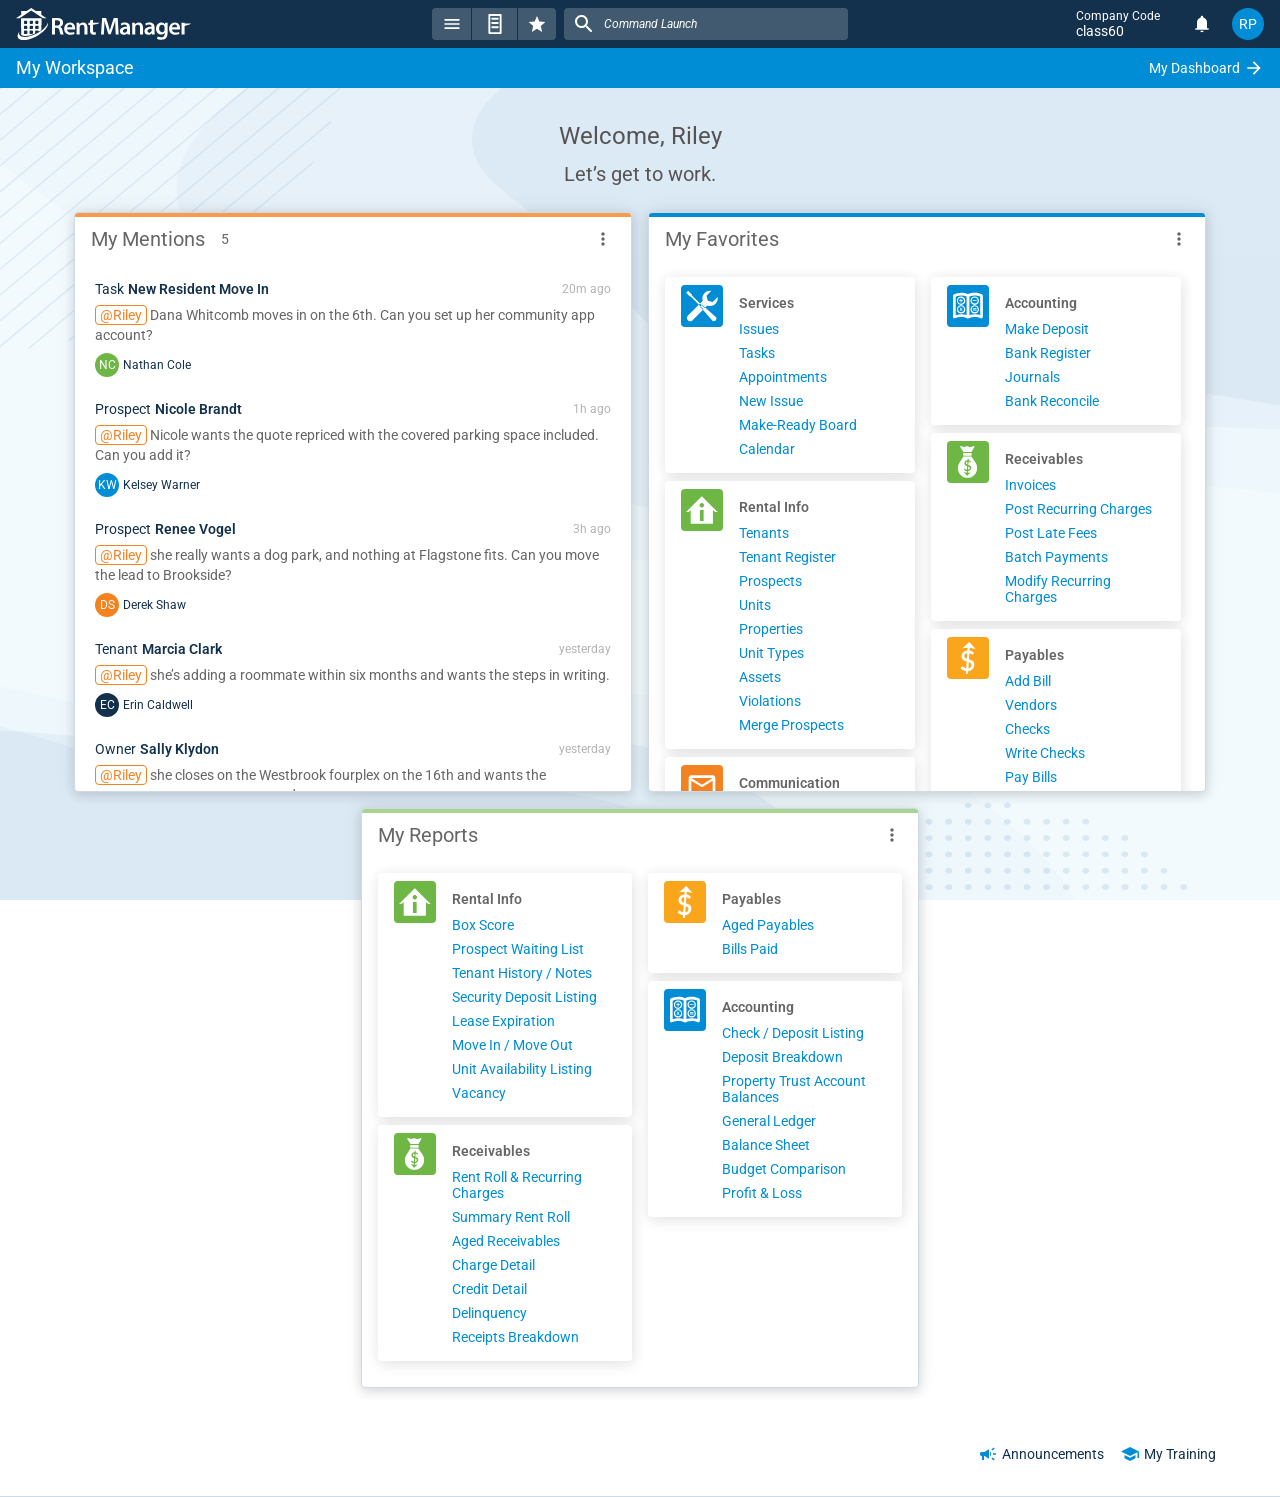
<file: index.html>
<!doctype html>
<html lang="en">
<head>
<meta charset="utf-8">
<meta name="viewport" content="width=device-width, initial-scale=1">
<meta name="rmx-skill" content="2.0.0">
<meta name="rmx-tokens" content="39c8f4c0ebcf">
<title>Tasks and AI Filters</title>
<link href="https://fonts.googleapis.com/css2?family=Roboto:ital,wght@0,400;0,500;0,600;1,400;1,500;1,600&display=swap" rel="stylesheet">
<link rel="stylesheet" href="assets/tokens.css?v=f4274242">
<link rel="stylesheet" href="assets/type.css?v=c3476cf5">
<link rel="stylesheet" href="assets/rmx.css?v=66dbd280">
<link rel="stylesheet" href="assets/proto.css?v=261b71f2">
<link rel="stylesheet" href="assets/workspace.css?v=d98c0dc9">
<link rel="stylesheet" href="assets/original-art.css?v=0c459a2d">
<link rel="stylesheet" href="assets/workspace-original.css?v=0b0f8563">
<link rel="stylesheet" href="assets/megamenu.css?v=98ac15a8">
<link rel="stylesheet" href="assets/history-notes.css?v=6020478b">
<link rel="icon" type="image/svg+xml" href="assets/favicon.svg"><link rel="icon" type="image/png" sizes="32x32" href="assets/favicon-32.png"><link rel="apple-touch-icon" href="assets/apple-touch-icon.png"></head>
<body class="rmx">
<!-- RMX_ICONS:START - injected from assets/icons.svg, regenerated by check.mjs --fix -->
<svg xmlns="http://www.w3.org/2000/svg" style="display:none">
<!-- RMX icon core, GENERATED FROM THE LIVE LIBRARY. DO NOT EDIT BY HAND.
     Real geometry from RMX Iconography, plus the Rent Manager logo from the
     app bar (node 9671:2926). Source of truth: data/icons-core.json.
     Icons not here are never invented, harvest the real one into the
     prototype's own assets/icons-local.svg. See SKILL.md, "Icons". -->
<symbol id="keyboard-arrow-up" viewBox="0 0 20 20" fill="currentColor"><path d="M13.825 12.8417L10 9.02502L6.175 12.8417L5 11.6667L10 6.66669L15 11.6667L13.825 12.8417Z"/></symbol>
<symbol id="keyboard-arrow-down" viewBox="0 0 20 20" fill="currentColor"><path d="M6.175 7.15833L10 10.975L13.825 7.15833L15 8.33333L10 13.3333L5 8.33333L6.175 7.15833Z"/></symbol>
<symbol id="chevron-left" viewBox="0 0 20 20" fill="currentColor"><path d="M13.0875 6.175L11.9125 5L6.91248 10L11.9125 15L13.0875 13.825L9.27081 10L13.0875 6.175Z"/></symbol>
<symbol id="chevron-right" viewBox="0 0 20 20" fill="currentColor"><path d="M8.08748 5L6.91248 6.175L10.7291 10L6.91248 13.825L8.08748 15L13.0875 10L8.08748 5Z"/></symbol>
<symbol id="keyboard-double-arrow-left" viewBox="0 0 20 20" fill="currentColor"><path d="M14.6584 15L15.8334 13.825L12.0167 10L15.8334 6.175L14.6584 5L9.65835 10L14.6584 15Z"/><path d="M9.16669 15L10.3417 13.825L6.52502 10L10.3417 6.175L9.16669 5L4.16669 10L9.16669 15Z"/></symbol>
<symbol id="keyboard-double-arrow-right" viewBox="0 0 20 20" fill="currentColor"><path d="M7.97919 10L4.16669 6.16667L5.33335 5L10.3334 10L5.33335 15L4.16669 13.8333L7.97919 10ZM13.4792 10L9.66669 6.16667L10.8334 5L15.8334 10L10.8334 15L9.66669 13.8333L13.4792 10Z"/></symbol>
<symbol id="arrow-drop-up" viewBox="0 0 20 20" fill="currentColor"><path d="M5.83331 12.0834L9.99998 7.91669L14.1666 12.0834H5.83331Z"/></symbol>
<symbol id="arrow-drop-down" viewBox="0 0 20 20" fill="currentColor"><path d="M5.83334 7.91669L10 12.0834L14.1667 7.91669H5.83334Z"/></symbol>
<symbol id="arrow-back" viewBox="0 0 20 20" fill="currentColor"><path d="M6.52084 10.8333L11.1875 15.5L10 16.6666L3.33334 9.99998L10 3.33331L11.1875 4.49998L6.52084 9.16665H16.6667V10.8333H6.52084Z"/></symbol>
<symbol id="arrow-forward" viewBox="0 0 20 20" fill="currentColor"><path d="M13.4792 10.8333H3.33334V9.16665H13.4792L8.81251 4.49998L10 3.33331L16.6667 9.99998L10 16.6666L8.81251 15.5L13.4792 10.8333Z"/></symbol>
<symbol id="arrow-upward" viewBox="0 0 20 20" fill="currentColor"><path d="M9.1669 16.665V6.52173L4.5014 11.1872L3.33502 10L10 3.33502L16.665 10L15.4986 11.1872L10.8331 6.52173V16.665H9.1669Z"/></symbol>
<symbol id="arrow-downward" viewBox="0 0 20 20" fill="currentColor"><path d="M9.16687 3.33502V13.4783L4.50137 8.81282L3.33499 10L9.99999 16.665L16.665 10L15.4986 8.81282L10.8331 13.4783V3.33502H9.16687Z"/></symbol>
<symbol id="first-page" viewBox="0 0 20 20" fill="currentColor"><path d="M15.1708 13.825L11.3458 10L15.1708 6.175L13.9958 5L8.99583 10L13.9958 15L15.1708 13.825ZM4.82916 5H6.49583V15H4.82916V5Z"/></symbol>
<symbol id="last-page" viewBox="0 0 20 20" fill="currentColor"><path d="M4.82916 6.175L8.65416 10L4.82916 13.825L6.00416 15L11.0042 10L6.00416 5L4.82916 6.175ZM13.5042 5H15.1708V15H13.5042V5Z"/></symbol>
<symbol id="info" viewBox="0 0 20 20" fill="currentColor"><path d="M9.16669 5.83335H10.8334V7.50002H9.16669V5.83335ZM9.16669 9.16669H10.8334V14.1667H9.16669V9.16669ZM10 1.66669C5.40002 1.66669 1.66669 5.40002 1.66669 10C1.66669 14.6 5.40002 18.3334 10 18.3334C14.6 18.3334 18.3334 14.6 18.3334 10C18.3334 5.40002 14.6 1.66669 10 1.66669ZM10 16.6667C6.32502 16.6667 3.33335 13.675 3.33335 10C3.33335 6.32502 6.32502 3.33335 10 3.33335C13.675 3.33335 16.6667 6.32502 16.6667 10C16.6667 13.675 13.675 16.6667 10 16.6667Z"/></symbol>
<symbol id="info-filled" viewBox="0 0 20 20" fill="currentColor"><path d="M9.16669 14.1667H10.8334V9.16669H9.16669V14.1667ZM10 7.50002C10.2361 7.50002 10.434 7.42016 10.5938 7.26044C10.7535 7.10071 10.8334 6.9028 10.8334 6.66669C10.8334 6.43058 10.7535 6.23266 10.5938 6.07294C10.434 5.91321 10.2361 5.83335 10 5.83335C9.76391 5.83335 9.56599 5.91321 9.40627 6.07294C9.24655 6.23266 9.16669 6.43058 9.16669 6.66669C9.16669 6.9028 9.24655 7.10071 9.40627 7.26044C9.56599 7.42016 9.76391 7.50002 10 7.50002ZM10 18.3334C8.84724 18.3334 7.76391 18.1146 6.75002 17.6771C5.73613 17.2396 4.85419 16.6459 4.10419 15.8959C3.35419 15.1459 2.76044 14.2639 2.32294 13.25C1.88544 12.2361 1.66669 11.1528 1.66669 10C1.66669 8.84724 1.88544 7.76391 2.32294 6.75002C2.76044 5.73613 3.35419 4.85419 4.10419 4.10419C4.85419 3.35419 5.73613 2.76044 6.75002 2.32294C7.76391 1.88544 8.84724 1.66669 10 1.66669C11.1528 1.66669 12.2361 1.88544 13.25 2.32294C14.2639 2.76044 15.1459 3.35419 15.8959 4.10419C16.6459 4.85419 17.2396 5.73613 17.6771 6.75002C18.1146 7.76391 18.3334 8.84724 18.3334 10C18.3334 11.1528 18.1146 12.2361 17.6771 13.25C17.2396 14.2639 16.6459 15.1459 15.8959 15.8959C15.1459 16.6459 14.2639 17.2396 13.25 17.6771C12.2361 18.1146 11.1528 18.3334 10 18.3334Z"/></symbol>
<symbol id="error" viewBox="0 0 20 20" fill="currentColor"><path d="M9.16669 12.5H10.8334V14.1667H9.16669V12.5ZM9.16669 5.83335H10.8334V10.8334H9.16669V5.83335ZM9.99169 1.66669C5.39169 1.66669 1.66669 5.40002 1.66669 10C1.66669 14.6 5.39169 18.3334 9.99169 18.3334C14.6 18.3334 18.3334 14.6 18.3334 10C18.3334 5.40002 14.6 1.66669 9.99169 1.66669ZM10 16.6667C6.31669 16.6667 3.33335 13.6834 3.33335 10C3.33335 6.31669 6.31669 3.33335 10 3.33335C13.6834 3.33335 16.6667 6.31669 16.6667 10C16.6667 13.6834 13.6834 16.6667 10 16.6667Z"/></symbol>
<symbol id="error-filled" viewBox="0 0 20 20" fill="currentColor"><path d="M10 14.1667C10.2361 14.1667 10.434 14.0868 10.5938 13.9271C10.7535 13.7674 10.8334 13.5695 10.8334 13.3334C10.8334 13.0972 10.7535 12.8993 10.5938 12.7396C10.434 12.5799 10.2361 12.5 10 12.5C9.76391 12.5 9.56599 12.5799 9.40627 12.7396C9.24655 12.8993 9.16669 13.0972 9.16669 13.3334C9.16669 13.5695 9.24655 13.7674 9.40627 13.9271C9.56599 14.0868 9.76391 14.1667 10 14.1667ZM9.16669 10.8334H10.8334V5.83335H9.16669V10.8334ZM10 18.3334C8.84724 18.3334 7.76391 18.1146 6.75002 17.6771C5.73613 17.2396 4.85419 16.6459 4.10419 15.8959C3.35419 15.1459 2.76044 14.2639 2.32294 13.25C1.88544 12.2361 1.66669 11.1528 1.66669 10C1.66669 8.84724 1.88544 7.76391 2.32294 6.75002C2.76044 5.73613 3.35419 4.85419 4.10419 4.10419C4.85419 3.35419 5.73613 2.76044 6.75002 2.32294C7.76391 1.88544 8.84724 1.66669 10 1.66669C11.1528 1.66669 12.2361 1.88544 13.25 2.32294C14.2639 2.76044 15.1459 3.35419 15.8959 4.10419C16.6459 4.85419 17.2396 5.73613 17.6771 6.75002C18.1146 7.76391 18.3334 8.84724 18.3334 10C18.3334 11.1528 18.1146 12.2361 17.6771 13.25C17.2396 14.2639 16.6459 15.1459 15.8959 15.8959C15.1459 16.6459 14.2639 17.2396 13.25 17.6771C12.2361 18.1146 11.1528 18.3334 10 18.3334Z"/></symbol>
<symbol id="warning" viewBox="0 0 20 20" fill="currentColor"><path d="M9.99998 5.40831L16.275 16.25H3.72498L9.99998 5.40831ZM9.99998 2.08331L0.833313 17.9166H19.1666L9.99998 2.08331ZM10.8333 13.75H9.16665V15.4166H10.8333V13.75ZM10.8333 8.74998H9.16665V12.0833H10.8333V8.74998Z"/></symbol>
<symbol id="warning-filled" viewBox="0 0 20 20" fill="currentColor"><path d="M0.833313 17.5L9.99998 1.66669L19.1666 17.5H0.833313ZM9.99998 15C10.2361 15 10.434 14.9202 10.5937 14.7604C10.7535 14.6007 10.8333 14.4028 10.8333 14.1667C10.8333 13.9306 10.7535 13.7327 10.5937 13.5729C10.434 13.4132 10.2361 13.3334 9.99998 13.3334C9.76387 13.3334 9.56595 13.4132 9.40623 13.5729C9.24651 13.7327 9.16665 13.9306 9.16665 14.1667C9.16665 14.4028 9.24651 14.6007 9.40623 14.7604C9.56595 14.9202 9.76387 15 9.99998 15ZM9.16665 12.5H10.8333V8.33335H9.16665V12.5Z"/></symbol>
<symbol id="help" viewBox="0 0 20 20" fill="currentColor"><path d="M9.16669 15H10.8334V13.3334H9.16669V15ZM10 1.66669C5.40002 1.66669 1.66669 5.40002 1.66669 10C1.66669 14.6 5.40002 18.3334 10 18.3334C14.6 18.3334 18.3334 14.6 18.3334 10C18.3334 5.40002 14.6 1.66669 10 1.66669ZM10 16.6667C6.32502 16.6667 3.33335 13.675 3.33335 10C3.33335 6.32502 6.32502 3.33335 10 3.33335C13.675 3.33335 16.6667 6.32502 16.6667 10C16.6667 13.675 13.675 16.6667 10 16.6667ZM10 5.00002C8.15835 5.00002 6.66669 6.49169 6.66669 8.33335H8.33335C8.33335 7.41669 9.08335 6.66669 10 6.66669C10.9167 6.66669 11.6667 7.41669 11.6667 8.33335C11.6667 10 9.16669 9.79169 9.16669 12.5H10.8334C10.8334 10.625 13.3334 10.4167 13.3334 8.33335C13.3334 6.49169 11.8417 5.00002 10 5.00002Z"/></symbol>
<symbol id="notifications" viewBox="0 0 20 20" fill="currentColor"><path d="M3.33334 15.8334V14.1667H5.00001V8.33335C5.00001 7.18058 5.34723 6.15627 6.04168 5.26044C6.73612 4.3646 7.6389 3.7778 8.75001 3.50002V2.91669C8.75001 2.56946 8.87154 2.27433 9.11459 2.03127C9.35765 1.78821 9.65279 1.66669 10 1.66669C10.3472 1.66669 10.6424 1.78821 10.8854 2.03127C11.1285 2.27433 11.25 2.56946 11.25 2.91669V3.50002C12.3611 3.7778 13.2639 4.3646 13.9583 5.26044C14.6528 6.15627 15 7.18058 15 8.33335V14.1667H16.6667V15.8334H3.33334ZM10 18.3334C9.54168 18.3334 9.14932 18.1702 8.82293 17.8438C8.49654 17.5174 8.33334 17.125 8.33334 16.6667H11.6667C11.6667 17.125 11.5035 17.5174 11.1771 17.8438C10.8507 18.1702 10.4583 18.3334 10 18.3334Z"/></symbol>
<symbol id="call" viewBox="0 0 20 20" fill="currentColor"><path d="M5.21778 8.92445C6.49778 11.44 8.56001 13.4933 11.0756 14.7822L13.0311 12.8267C13.2711 12.5867 13.6267 12.5067 13.9378 12.6133C14.9334 12.9422 16.0089 13.12 17.1111 13.12C17.6 13.12 18 13.52 18 14.0089V17.1111C18 17.6 17.6 18 17.1111 18C8.76445 18 2 11.2356 2 2.88889C2 2.4 2.4 2 2.88889 2H6.00001C6.4889 2 6.8889 2.4 6.8889 2.88889C6.8889 4 7.06667 5.06667 7.39556 6.06223C7.49334 6.37334 7.42223 6.72001 7.17334 6.9689L5.21778 8.92445Z"/></symbol>
<symbol id="mail" viewBox="0 0 20 20" fill="currentColor"><path d="M16.6667 3.33331H3.33335C2.41669 3.33331 1.67502 4.08331 1.67502 4.99998L1.66669 15C1.66669 15.9166 2.41669 16.6666 3.33335 16.6666H16.6667C17.5834 16.6666 18.3334 15.9166 18.3334 15V4.99998C18.3334 4.08331 17.5834 3.33331 16.6667 3.33331ZM16.6667 6.66665L10 10.8333L3.33335 6.66665V4.99998L10 9.16665L16.6667 4.99998V6.66665Z"/></symbol>
<symbol id="send" viewBox="0 0 20 20" fill="currentColor"><path d="M3.05937 17L17.601 10.7667C18.276 10.475 18.276 9.52499 17.601 9.23333L3.05937 2.99999C2.50937 2.75833 1.90103 3.16666 1.90103 3.75833L1.8927 7.59999C1.8927 8.01666 2.20103 8.37499 2.6177 8.42499L14.3927 9.99999L2.6177 11.5667C2.20103 11.625 1.8927 11.9833 1.8927 12.4L1.90103 16.2417C1.90103 16.8333 2.50937 17.2417 3.05937 17Z"/></symbol>
<symbol id="add" viewBox="0 0 20 20" fill="currentColor"><path d="M15.8334 10.8333H10.8334V15.8333H9.16669V10.8333H4.16669V9.16666H9.16669V4.16666H10.8334V9.16666H15.8334V10.8333Z"/></symbol>
<symbol id="remove" viewBox="0 0 20 20" fill="currentColor"><path d="M4.16669 10.8333V9.16666H15.8334V10.8333H4.16669Z"/></symbol>
<symbol id="close" viewBox="0 0 20 20" fill="currentColor"><path d="M15.8334 5.34166L14.6584 4.16666L10 8.82499L5.34169 4.16666L4.16669 5.34166L8.82502 9.99999L4.16669 14.6583L5.34169 15.8333L10 11.175L14.6584 15.8333L15.8334 14.6583L11.175 9.99999L15.8334 5.34166Z"/></symbol>
<symbol id="check" viewBox="0 0 20 20" fill="currentColor"><path d="M7.90168 15.1494L3.01996 10.2676L4.24039 9.04721L7.90168 12.7085L15.7595 4.85065L16.98 6.07108L7.90168 15.1494Z"/></symbol>
<symbol id="check-circle" viewBox="0 0 20 20" fill="currentColor"><path d="M10 1.66666C5.40002 1.66666 1.66669 5.39999 1.66669 9.99999C1.66669 14.6 5.40002 18.3333 10 18.3333C14.6 18.3333 18.3334 14.6 18.3334 9.99999C18.3334 5.39999 14.6 1.66666 10 1.66666ZM10 16.6667C6.32502 16.6667 3.33335 13.675 3.33335 9.99999C3.33335 6.32499 6.32502 3.33332 10 3.33332C13.675 3.33332 16.6667 6.32499 16.6667 9.99999C16.6667 13.675 13.675 16.6667 10 16.6667ZM13.825 6.31666L8.33335 11.8083L6.17502 9.65832L5.00002 10.8333L8.33335 14.1667L15 7.49999L13.825 6.31666Z"/></symbol>
<symbol id="check-circle-filled" viewBox="0 0 20 20" fill="currentColor"><path d="M10 1.66666C5.40002 1.66666 1.66669 5.39999 1.66669 9.99999C1.66669 14.6 5.40002 18.3333 10 18.3333C14.6 18.3333 18.3334 14.6 18.3334 9.99999C18.3334 5.39999 14.6 1.66666 10 1.66666ZM8.33335 14.1667L4.16669 9.99999L5.34169 8.82499L8.33335 11.8083L14.6584 5.48332L15.8334 6.66666L8.33335 14.1667Z"/></symbol>
<symbol id="add-circle" viewBox="0 0 20 20" fill="currentColor"><path d="M10.9 5.5H9.1V9.1H5.5V10.9H9.1V14.5H10.9V10.9H14.5V9.1H10.9V5.5ZM10 1C5.032 1 1 5.032 1 10C1 14.968 5.032 19 10 19C14.968 19 19 14.968 19 10C19 5.032 14.968 1 10 1ZM10 17.2C6.031 17.2 2.8 13.969 2.8 10C2.8 6.031 6.031 2.8 10 2.8C13.969 2.8 17.2 6.031 17.2 10C17.2 13.969 13.969 17.2 10 17.2Z"/></symbol>
<symbol id="edit" viewBox="0 0 20 20" fill="currentColor"><path d="M2.49896 17.501H5.62396L14.8406 8.28438L11.7156 5.15938L2.49896 14.376V17.501ZM4.16563 15.0677L11.7156 7.51771L12.4823 8.28438L4.9323 15.8344H4.16563V15.0677Z"/><path d="M15.3073 2.74271C14.9823 2.41771 14.4573 2.41771 14.1323 2.74271L12.6073 4.26771L15.7323 7.39271L17.2573 5.86771C17.5823 5.54271 17.5823 5.01771 17.2573 4.69271L15.3073 2.74271Z"/></symbol>
<symbol id="edit-filled" viewBox="0 0 20 20" fill="currentColor"><path d="M2.49896 14.376V17.501H5.62396L14.8406 8.28438L11.7156 5.15938L2.49896 14.376Z"/><path d="M17.2573 4.69271L15.3073 2.74271C14.9823 2.41771 14.4573 2.41771 14.1323 2.74271L12.6073 4.26771L15.7323 7.39271L17.2573 5.86771C17.5823 5.54271 17.5823 5.01771 17.2573 4.69271Z"/></symbol>
<symbol id="delete-filled" viewBox="0 0 20 20" fill="currentColor"><path d="M4.99999 15.8333C4.99999 16.75 5.74999 17.5 6.66666 17.5H13.3333C14.25 17.5 15 16.75 15 15.8333V5.83333H4.99999V15.8333ZM15.8333 3.33333H12.9167L12.0833 2.5H7.91666L7.08332 3.33333H4.16666V5H15.8333V3.33333Z"/></symbol>
<symbol id="menu" viewBox="0 0 20 20" fill="currentColor"><path d="M2.5 15H17.5V13.3333H2.5V15ZM2.5 10.8333H17.5V9.16667H2.5V10.8333ZM2.5 5V6.66667H17.5V5H2.5Z"/></symbol>
<symbol id="search" viewBox="0 0 20 20" fill="currentColor"><path d="M12.9167 11.6667H12.2583L12.025 11.4417C13.025 10.275 13.5417 8.68334 13.2583 6.99167C12.8667 4.675 10.9333 2.825 8.59999 2.54167C5.07499 2.10834 2.10832 5.075 2.54165 8.6C2.82499 10.9333 4.67499 12.8667 6.99165 13.2583C8.68332 13.5417 10.275 13.025 11.4417 12.025L11.6667 12.2583V12.9167L15.2083 16.4583C15.55 16.8 16.1083 16.8 16.45 16.4583C16.7917 16.1167 16.7917 15.5583 16.45 15.2167L12.9167 11.6667ZM7.91665 11.6667C5.84165 11.6667 4.16665 9.99167 4.16665 7.91667C4.16665 5.84167 5.84165 4.16667 7.91665 4.16667C9.99165 4.16667 11.6667 5.84167 11.6667 7.91667C11.6667 9.99167 9.99165 11.6667 7.91665 11.6667Z"/></symbol>
<symbol id="grade" viewBox="0 0 20 20" fill="currentColor"><path d="M10 14.8083L15.15 17.9167L13.7833 12.0583L18.3333 8.11667L12.3417 7.60834L10 2.08334L7.65834 7.60834L1.66667 8.11667L6.21667 12.0583L4.85001 17.9167L10 14.8083Z"/></symbol>
<symbol id="reports" viewBox="0 0 20 20" fill="currentColor"><path d="M12.8125 5.67188H7.18752C6.67002 5.67188 6.25002 5.25188 6.25002 4.73438C6.25002 4.21688 6.67002 3.79688 7.18752 3.79688H12.8125C13.33 3.79688 13.75 4.21688 13.75 4.73438C13.75 5.25188 13.33 5.67188 12.8125 5.67188ZM12.8125 9.90563H7.18752C6.67002 9.90563 6.25002 9.48563 6.25002 8.96813C6.25002 8.45063 6.67002 8.03063 7.18752 8.03063H12.8125C13.33 8.03063 13.75 8.45063 13.75 8.96813C13.75 9.48563 13.33 9.90563 12.8125 9.90563ZM12.8125 14.1406H7.18752C6.67002 14.1406 6.25002 13.7206 6.25002 13.2031C6.25002 12.6856 6.67002 12.2656 7.18752 12.2656H12.8125C13.33 12.2656 13.75 12.6856 13.75 13.2031C13.75 13.7206 13.33 14.1406 12.8125 14.1406ZM15.6625 20H4.33752C3.82002 20 3.40002 19.58 3.40002 19.0625V0.990631C3.40002 0.473131 3.82002 0.0531311 4.33752 0.0531311H15.6625C16.18 0.0531311 16.6 0.473131 16.6 0.990631V19.0625C16.6 19.58 16.18 20 15.6625 20ZM5.28065 18.125H14.7181V1.93438H5.28065V18.125Z"/></symbol>
<symbol id="description" viewBox="0 0 20 20" fill="currentColor"><path d="M6.66665 15H13.3333V13.3333H6.66665V15ZM6.66665 11.6667H13.3333V9.99999H6.66665V11.6667ZM4.99998 18.3333C4.54165 18.3333 4.14929 18.1701 3.8229 17.8437C3.49651 17.5174 3.33331 17.125 3.33331 16.6667V3.33332C3.33331 2.87499 3.49651 2.48263 3.8229 2.15624C4.14929 1.82985 4.54165 1.66666 4.99998 1.66666H11.6666L16.6666 6.66666V16.6667C16.6666 17.125 16.5035 17.5174 16.1771 17.8437C15.8507 18.1701 15.4583 18.3333 15 18.3333H4.99998ZM10.8333 7.49999H15L10.8333 3.33332V7.49999Z"/></symbol>
<symbol id="print" viewBox="0 0 20 20" fill="currentColor"><path d="M16.3 6.44444H3.7C2.206 6.44444 1 7.63556 1 9.11111V14.4444H4.6V18H15.4V14.4444H19V9.11111C19 7.63556 17.794 6.44444 16.3 6.44444ZM13.6 16.2222H6.4V11.7778H13.6V16.2222ZM16.3 10C15.805 10 15.4 9.6 15.4 9.11111C15.4 8.62222 15.805 8.22222 16.3 8.22222C16.795 8.22222 17.2 8.62222 17.2 9.11111C17.2 9.6 16.795 10 16.3 10ZM15.4 2H4.6V5.55556H15.4V2Z"/></symbol>
<symbol id="refresh" viewBox="0 0 20 20" fill="currentColor"><path d="M14.7042 5.29168C13.4958 4.08334 11.8375 3.33334 9.99583 3.33334C6.3125 3.33334 3.3375 6.31668 3.3375 10C3.3375 13.6833 6.3125 16.6667 9.99583 16.6667C13.1042 16.6667 15.6958 14.5417 16.4375 11.6667H14.7042C14.0208 13.6083 12.1708 15 9.99583 15C7.2375 15 4.99583 12.7583 4.99583 10C4.99583 7.24168 7.2375 5.00001 9.99583 5.00001C11.3792 5.00001 12.6125 5.57501 13.5125 6.48334L10.8292 9.16668H16.6625V3.33334L14.7042 5.29168Z"/></symbol>
<symbol id="settings" viewBox="0 0 20 20" fill="currentColor"><path d="M15.95 10.7833C15.9833 10.5333 16 10.275 16 10C16 9.73333 15.9833 9.46667 15.9417 9.21667L17.6333 7.9C17.7833 7.78333 17.825 7.55833 17.7333 7.39167L16.1333 4.625C16.0333 4.44167 15.825 4.38333 15.6417 4.44167L13.65 5.24167C13.2333 4.925 12.7917 4.65833 12.3 4.45833L12 2.34167C11.9667 2.14167 11.8 2 11.6 2H8.39999C8.19999 2 8.04166 2.14167 8.00832 2.34167L7.70832 4.45833C7.21666 4.65833 6.76666 4.93333 6.35832 5.24167L4.36666 4.44167C4.18332 4.375 3.97499 4.44167 3.87499 4.625L2.28332 7.39167C2.18332 7.56667 2.21666 7.78333 2.38332 7.9L4.07499 9.21667C4.03332 9.46667 3.99999 9.74167 3.99999 10C3.99999 10.2583 4.01666 10.5333 4.05832 10.7833L2.36666 12.1C2.21666 12.2167 2.17499 12.4417 2.26666 12.6083L3.86666 15.375C3.96666 15.5583 4.17499 15.6167 4.35832 15.5583L6.34999 14.7583C6.76666 15.075 7.20832 15.3417 7.69999 15.5417L7.99999 17.6583C8.04166 17.8583 8.19999 18 8.39999 18H11.6C11.8 18 11.9667 17.8583 11.9917 17.6583L12.2917 15.5417C12.7833 15.3417 13.2333 15.075 13.6417 14.7583L15.6333 15.5583C15.8167 15.625 16.025 15.5583 16.125 15.375L17.725 12.6083C17.825 12.425 17.7833 12.2167 17.625 12.1L15.95 10.7833ZM9.99999 13C8.34999 13 6.99999 11.65 6.99999 10C6.99999 8.35 8.34999 7 9.99999 7C11.65 7 13 8.35 13 10C13 11.65 11.65 13 9.99999 13Z"/></symbol>
<symbol id="more-vert" viewBox="0 0 20 20" fill="currentColor"><path d="M9.99998 6.66668C10.9166 6.66668 11.6666 5.91668 11.6666 5.00001C11.6666 4.08334 10.9166 3.33334 9.99998 3.33334C9.08331 3.33334 8.33331 4.08334 8.33331 5.00001C8.33331 5.91668 9.08331 6.66668 9.99998 6.66668ZM9.99998 8.33334C9.08331 8.33334 8.33331 9.08334 8.33331 10C8.33331 10.9167 9.08331 11.6667 9.99998 11.6667C10.9166 11.6667 11.6666 10.9167 11.6666 10C11.6666 9.08334 10.9166 8.33334 9.99998 8.33334ZM9.99998 13.3333C9.08331 13.3333 8.33331 14.0833 8.33331 15C8.33331 15.9167 9.08331 16.6667 9.99998 16.6667C10.9166 16.6667 11.6666 15.9167 11.6666 15C11.6666 14.0833 10.9166 13.3333 9.99998 13.3333Z"/></symbol>
<symbol id="tune" viewBox="0 0 20 20" fill="currentColor"><path d="M8.82222 18V13H10.1556V14.8444H18V16.1778H10.1556V18H8.82222ZM2 16.1778V14.8444H7.48889V16.1778H2ZM6.15556 12.4889V10.6667H2V9.33333H6.15556V7.46667H7.48889V12.4889H6.15556ZM8.82222 10.6667V9.33333H18V10.6667H8.82222ZM12.5111 7V2H13.8444V3.82222H18V5.15556H13.8444V7H12.5111ZM2 5.15556V3.82222H11.1778V5.15556H2Z"/></symbol>
<symbol id="visibility" viewBox="0 0 20 20" fill="currentColor"><path d="M10 13.3333C11.0417 13.3333 11.9271 12.9688 12.6563 12.2396C13.3854 11.5104 13.75 10.625 13.75 9.58334C13.75 8.54168 13.3854 7.65626 12.6563 6.92709C11.9271 6.19793 11.0417 5.83334 10 5.83334C8.95834 5.83334 8.07293 6.19793 7.34376 6.92709C6.61459 7.65626 6.25001 8.54168 6.25001 9.58334C6.25001 10.625 6.61459 11.5104 7.34376 12.2396C8.07293 12.9688 8.95834 13.3333 10 13.3333ZM10 11.8333C9.37501 11.8333 8.84376 11.6146 8.40626 11.1771C7.96876 10.7396 7.75001 10.2083 7.75001 9.58334C7.75001 8.95834 7.96876 8.42709 8.40626 7.98959C8.84376 7.55209 9.37501 7.33334 10 7.33334C10.625 7.33334 11.1563 7.55209 11.5938 7.98959C12.0313 8.42709 12.25 8.95834 12.25 9.58334C12.25 10.2083 12.0313 10.7396 11.5938 11.1771C11.1563 11.6146 10.625 11.8333 10 11.8333ZM10 15.8333C7.97223 15.8333 6.12501 15.2674 4.45834 14.1354C2.79168 13.0035 1.58334 11.4861 0.833344 9.58334C1.58334 7.68057 2.79168 6.1632 4.45834 5.03126C6.12501 3.89932 7.97223 3.33334 10 3.33334C12.0278 3.33334 13.875 3.89932 15.5417 5.03126C17.2083 6.1632 18.4167 7.68057 19.1667 9.58334C18.4167 11.4861 17.2083 13.0035 15.5417 14.1354C13.875 15.2674 12.0278 15.8333 10 15.8333Z"/></symbol>
<symbol id="folder" viewBox="0 0 20 20" fill="currentColor"><path d="M3.5 16C3.09722 16 2.74653 15.8507 2.44792 15.5521C2.14931 15.2535 2 14.9028 2 14.5V5.5C2 5.0875 2.14931 4.73438 2.44792 4.44063C2.74653 4.14688 3.09722 4 3.5 4H8L10 6H16.5C16.9125 6 17.2656 6.14688 17.5594 6.44063C17.8531 6.73438 18 7.0875 18 7.5V14.5C18 14.9028 17.8531 15.2535 17.5594 15.5521C17.2656 15.8507 16.9125 16 16.5 16H3.5ZM3.5 14.5H16.5V7.5H9.375L7.375 5.5H3.5V14.5Z"/></symbol>
<symbol id="download" viewBox="0 0 20 20" fill="currentColor"><path d="M15.8333 10V15.8333H4.16667V10H2.5V15.8333C2.5 16.75 3.25 17.5 4.16667 17.5H15.8333C16.75 17.5 17.5 16.75 17.5 15.8333V10H15.8333ZM10.8333 10.5583L12.9917 8.40833L14.1667 9.58333L10 13.75L5.83333 9.58333L7.00833 8.40833L9.16667 10.5583V2.5H10.8333V10.5583Z"/></symbol>
<symbol id="list" viewBox="0 0 20 20" fill="currentColor"><path d="M2.5 10.8333H4.16667V9.16668H2.5V10.8333ZM2.5 14.1667H4.16667V12.5H2.5V14.1667ZM2.5 7.50001H4.16667V5.83334H2.5V7.50001ZM5.83333 10.8333H17.5V9.16668H5.83333V10.8333ZM5.83333 14.1667H17.5V12.5H5.83333V14.1667ZM5.83333 5.83334V7.50001H17.5V5.83334H5.83333Z"/></symbol>
<symbol id="autorenew" viewBox="0 0 20 20" fill="currentColor"><path d="M15.8333 6.66668L12.5 10H15C15 12.7583 12.7583 15 9.99998 15C9.15831 15 8.35831 14.7917 7.66665 14.4167L6.44998 15.6333C7.47498 16.2833 8.69165 16.6667 9.99998 16.6667C13.6833 16.6667 16.6666 13.6833 16.6666 10H19.1666L15.8333 6.66668ZM4.99998 10C4.99998 7.24168 7.24165 5.00001 9.99998 5.00001C10.8416 5.00001 11.6416 5.20834 12.3333 5.58334L13.55 4.36668C12.525 3.71668 11.3083 3.33334 9.99998 3.33334C6.31665 3.33334 3.33331 6.31668 3.33331 10H0.833313L4.16665 13.3333L7.49998 10H4.99998Z"/></symbol>
<symbol id="more-horiz" viewBox="0 0 20 20" fill="currentColor"><path d="M4.99999 8.33334C4.08333 8.33334 3.33333 9.08334 3.33333 10C3.33333 10.9167 4.08333 11.6667 4.99999 11.6667C5.91666 11.6667 6.66666 10.9167 6.66666 10C6.66666 9.08334 5.91666 8.33334 4.99999 8.33334ZM15 8.33334C14.0833 8.33334 13.3333 9.08334 13.3333 10C13.3333 10.9167 14.0833 11.6667 15 11.6667C15.9167 11.6667 16.6667 10.9167 16.6667 10C16.6667 9.08334 15.9167 8.33334 15 8.33334ZM9.99999 8.33334C9.08333 8.33334 8.33333 9.08334 8.33333 10C8.33333 10.9167 9.08333 11.6667 9.99999 11.6667C10.9167 11.6667 11.6667 10.9167 11.6667 10C11.6667 9.08334 10.9167 8.33334 9.99999 8.33334Z"/></symbol>
<symbol id="link" viewBox="0 0 20 20" fill="currentColor"><path d="M3.24999 10C3.24999 8.57501 4.40832 7.41668 5.83332 7.41668H9.16666V5.83334H5.83332C3.53332 5.83334 1.66666 7.70001 1.66666 10C1.66666 12.3 3.53332 14.1667 5.83332 14.1667H9.16666V12.5833H5.83332C4.40832 12.5833 3.24999 11.425 3.24999 10ZM6.66666 10.8333H13.3333V9.16668H6.66666V10.8333ZM14.1667 5.83334H10.8333V7.41668H14.1667C15.5917 7.41668 16.75 8.57501 16.75 10C16.75 11.425 15.5917 12.5833 14.1667 12.5833H10.8333V14.1667H14.1667C16.4667 14.1667 18.3333 12.3 18.3333 10C18.3333 7.70001 16.4667 5.83334 14.1667 5.83334Z"/></symbol>
<symbol id="attach" viewBox="0 0 20 20" fill="currentColor"><path d="M13.3334 5.00001V14.5833C13.3334 16.425 11.8417 17.9167 10 17.9167C8.15835 17.9167 6.66669 16.425 6.66669 14.5833V4.16668C6.66669 3.01668 7.60002 2.08334 8.75002 2.08334C9.90002 2.08334 10.8334 3.01668 10.8334 4.16668V12.9167C10.8334 13.375 10.4584 13.75 10 13.75C9.54169 13.75 9.16669 13.375 9.16669 12.9167V5.00001H7.91669V12.9167C7.91669 14.0667 8.85002 15 10 15C11.15 15 12.0834 14.0667 12.0834 12.9167V4.16668C12.0834 2.32501 10.5917 0.833344 8.75002 0.833344C6.90835 0.833344 5.41669 2.32501 5.41669 4.16668V14.5833C5.41669 17.1167 7.46669 19.1667 10 19.1667C12.5334 19.1667 14.5834 17.1167 14.5834 14.5833V5.00001H13.3334Z"/></symbol>
<symbol id="flag-outline" viewBox="0 0 20 20" fill="currentColor"><path d="M3.07483 18.1102V1.88983H16.5918L13.8884 6.21525L16.5918 10.5407H4.69686V18.1102H3.07483ZM4.69686 8.91864H13.6631L11.9735 6.21525L13.6631 3.51187H4.69686V8.91864Z"/></symbol>
<symbol id="calendar-today" viewBox="0 0 20 20" fill="currentColor"><path d="M16.6667 2.5H15.8333V0.833336H14.1667V2.5H5.83332V0.833336H4.16666V2.5H3.33332C2.41666 2.5 1.66666 3.25 1.66666 4.16667V17.5C1.66666 18.4167 2.41666 19.1667 3.33332 19.1667H16.6667C17.5833 19.1667 18.3333 18.4167 18.3333 17.5V4.16667C18.3333 3.25 17.5833 2.5 16.6667 2.5ZM16.6667 17.5H3.33332V8.33334H16.6667V17.5ZM16.6667 6.66667H3.33332V4.16667H16.6667V6.66667Z"/></symbol>
<symbol id="schedule" viewBox="0 0 20 20" fill="currentColor"><path d="M12.75 13.9167L13.9167 12.75L10.8334 9.66666V5.83333H9.16669V10.3333L12.75 13.9167ZM10 18.3333C8.84724 18.3333 7.76391 18.1146 6.75002 17.6771C5.73613 17.2396 4.85419 16.6458 4.10419 15.8958C3.35419 15.1458 2.76044 14.2639 2.32294 13.25C1.88544 12.2361 1.66669 11.1528 1.66669 10C1.66669 8.84722 1.88544 7.76389 2.32294 6.75C2.76044 5.73611 3.35419 4.85416 4.10419 4.10416C4.85419 3.35416 5.73613 2.76041 6.75002 2.32291C7.76391 1.88541 8.84724 1.66666 10 1.66666C11.1528 1.66666 12.2361 1.88541 13.25 2.32291C14.2639 2.76041 15.1459 3.35416 15.8959 4.10416C16.6459 4.85416 17.2396 5.73611 17.6771 6.75C18.1146 7.76389 18.3334 8.84722 18.3334 10C18.3334 11.1528 18.1146 12.2361 17.6771 13.25C17.2396 14.2639 16.6459 15.1458 15.8959 15.8958C15.1459 16.6458 14.2639 17.2396 13.25 17.6771C12.2361 18.1146 11.1528 18.3333 10 18.3333ZM10 16.6667C11.8472 16.6667 13.4202 16.0174 14.7188 14.7187C16.0174 13.4201 16.6667 11.8472 16.6667 10C16.6667 8.15278 16.0174 6.57986 14.7188 5.28125C13.4202 3.98264 11.8472 3.33333 10 3.33333C8.1528 3.33333 6.57988 3.98264 5.28127 5.28125C3.98266 6.57986 3.33335 8.15278 3.33335 10C3.33335 11.8472 3.98266 13.4201 5.28127 14.7187C6.57988 16.0174 8.1528 16.6667 10 16.6667Z"/></symbol>
<symbol id="lock" viewBox="0 0 20 20" fill="currentColor"><path d="M15.3719 8.43751H15.0594V6.94313C15.0594 6.93313 15.0594 6.92126 15.0594 6.91001C15.0594 4.16938 12.8813 1.93688 10.1613 1.85001H9.84064C7.11252 1.93688 4.93376 4.16938 4.93376 6.91001C4.93376 6.92188 4.93376 6.93313 4.93376 6.94563V6.94376V8.43813H4.62126C4.13064 8.43813 3.74939 8.93501 3.74939 9.56001V17.0169C3.74939 17.6419 4.14626 18.1475 4.63689 18.1475H15.3869C15.8775 18.1475 16.2775 17.6381 16.2775 17.0169V9.56126C16.2775 8.93626 15.8775 8.43313 15.3869 8.43313L15.3719 8.43751ZM10.9969 13.2844V15.5313C10.995 15.7919 10.7863 16.0038 10.525 16.0094H9.46501C9.20314 16.0063 8.99189 15.7938 8.99002 15.5313V13.2781C8.74502 13.0313 8.59314 12.6925 8.59314 12.3175C8.59314 11.6031 9.14252 11.0181 9.84064 10.96H10.1581C10.8613 11.0181 11.4106 11.6044 11.4106 12.3181C11.4106 12.6931 11.2588 13.0325 11.0138 13.2788L10.9969 13.2844ZM12.9625 8.43751H7.02501V6.94313C7.02501 5.30313 8.35439 3.97376 9.99439 3.97376C11.6344 3.97376 12.9638 5.30313 12.9638 6.94313L12.9625 8.43751Z"/></symbol>
<symbol id="logout" viewBox="0 0 20 20" fill="currentColor"><path d="M15 3.25C14.4375 2.875 13.625 3.0625 13.25 3.625C12.875 4.1875 13.0625 5 13.625 5.375C15.5 6.625 16.625 8.6875 16.625 10.875C16.625 14.5 13.6875 17.4375 10.0625 17.4375C6.4375 17.4375 3.5 14.5 3.5 10.875C3.5 8.75 4.5625 6.75 6.3125 5.5C6.875 5.0625 7 4.3125 6.625 3.75C6.25 3.1875 5.4375 3.0625 4.875 3.4375C2.4375 5.125 1 7.9375 1 10.875C1 15.875 5.0625 19.9375 10.0625 19.9375C15.0625 19.9375 19.125 15.875 19.125 10.875C19.125 7.8125 17.5625 4.9375 15 3.25ZM10.0625 11.1875C10.6875 11.1875 11.25 10.6875 11.25 10V1.625C11.25 1 10.75 0.4375 10.0625 0.4375C9.375 0.4375 8.875 0.9375 8.875 1.625V10C8.875 10.625 9.4375 11.1875 10.0625 11.1875Z"/></symbol>
<symbol id="person" viewBox="0 0 20 20" fill="currentColor"><path d="M9.99998 10C11.8416 10 13.3333 8.50834 13.3333 6.66667C13.3333 4.825 11.8416 3.33334 9.99998 3.33334C8.15831 3.33334 6.66665 4.825 6.66665 6.66667C6.66665 8.50834 8.15831 10 9.99998 10ZM9.99998 11.6667C7.77498 11.6667 3.33331 12.7833 3.33331 15V16.6667H16.6666V15C16.6666 12.7833 12.225 11.6667 9.99998 11.6667Z"/></symbol>
<symbol id="content-copy" viewBox="0 0 20 20" fill="currentColor"><path d="M12.9411 18.33H3.99158C3.17121 18.33 2.5 17.648 2.5 16.8145V6.20635H3.99158V16.8145H12.9411V18.33ZM15.1784 15.2991H6.97474C6.15437 15.2991 5.48316 14.6171 5.48316 13.7836V3.17544C5.48316 2.34194 6.15437 1.65999 6.97474 1.65999H15.1784C15.9988 1.65999 16.67 2.34194 16.67 3.17544V13.7836C16.67 14.6171 15.9988 15.2991 15.1784 15.2991ZM15.1784 3.17544H6.97474V13.7836H15.1784V3.17544Z"/></symbol>
<symbol id="open-in-new" viewBox="0 0 20 20" fill="currentColor"><path d="M15.8333 15.8333H4.16667V4.16667H10V2.5H4.16667C3.24167 2.5 2.5 3.25 2.5 4.16667V15.8333C2.5 16.75 3.24167 17.5 4.16667 17.5H15.8333C16.75 17.5 17.5 16.75 17.5 15.8333V10H15.8333V15.8333ZM11.6667 2.5V4.16667H14.6583L6.46667 12.3583L7.64167 13.5333L15.8333 5.34167V8.33333H17.5V2.5H11.6667Z"/></symbol>
<symbol id="rmx-logo" viewBox="0 0 175 32" fill="currentColor"><path d="M15.2665 2.43711L26.9433 10.338H30.5331L25.3039 6.80123V3.12323H19.8699L15.2665 0.00915527L10.6632 3.12323H5.22613V6.80123L0 10.338H3.58671L15.2665 2.43711Z"/><path d="M19.2091 25.3785C19.1651 25.2693 19.1381 25.1411 19.1361 25.0069V23.4894C19.1361 22.9315 19.588 22.4788 20.1448 22.4788H21.6592C22.216 22.4788 22.6679 22.9315 22.6679 23.4894V23.6136C23.6115 23.0607 24.5072 22.4838 25.3389 21.8868V10.5123H5.22613V27.0553C7.93816 28.5988 13.4222 27.9878 19.2091 25.3765V25.3785ZM19.1361 13.4971C19.1431 12.9442 19.592 12.4985 20.1448 12.4985H21.6592C22.212 12.4985 22.6619 12.9442 22.6679 13.4961V15.0136C22.6679 15.5715 22.216 16.0243 21.6592 16.0243H20.1448C19.588 16.0243 19.1361 15.5715 19.1361 15.0136V13.4971ZM19.1361 18.5033C19.1361 17.9454 19.588 17.4927 20.1448 17.4927H21.6592C22.216 17.4927 22.6679 17.9454 22.6679 18.5033V20.0208C22.6679 20.5787 22.216 21.0314 21.6592 21.0314H20.1448C19.588 21.0314 19.1361 20.5787 19.1361 20.0208V18.5033ZM13.5182 13.4911C13.5252 12.9422 13.967 12.5005 14.5138 12.4925H16.0283C16.5811 12.4925 17.0309 12.9382 17.0369 13.4901V15.0076C17.0369 15.5655 16.5851 16.0183 16.0283 16.0183H14.5138C13.962 16.0112 13.5172 15.5615 13.5172 15.0076L13.5182 13.4911ZM13.5182 18.4953C13.5182 17.9414 13.963 17.4907 14.5138 17.4846H16.0283C16.5851 17.4846 17.0369 17.9374 17.0369 18.4953V20.0128C17.0369 20.5707 16.5851 21.0234 16.0283 21.0234H14.5138C13.962 21.0164 13.5172 20.5667 13.5172 20.0128L13.5182 18.4953ZM13.5182 23.4964C13.5182 22.9425 13.963 22.4918 14.5138 22.4858H16.0283C16.5851 22.4858 17.0369 22.9385 17.0369 23.4964V25.0139C17.0289 25.5658 16.5801 26.0105 16.0283 26.0105H14.5138C13.967 26.0035 13.5262 25.5618 13.5172 25.0159L13.5182 23.4964ZM7.90217 13.4911C7.90917 12.9382 8.35801 12.4925 8.91081 12.4925H10.4253C10.9731 12.4935 11.4169 12.9402 11.4169 13.4891C11.4169 13.4891 11.4169 13.4901 11.4169 13.4921V15.0096C11.4169 15.0136 11.4169 15.0186 11.4169 15.0246C11.4169 15.5735 10.9731 16.0193 10.4253 16.0213H8.91081C8.35401 16.0213 7.90217 15.5685 7.90217 15.0106V13.4911ZM7.90217 18.4953C7.90217 17.9374 8.35401 17.4846 8.91081 17.4846H10.4253C10.9741 17.4937 11.4169 17.9424 11.4169 18.4953V20.0128C11.4169 20.5647 10.9761 21.0134 10.4263 21.0234H8.91181C8.35501 21.0234 7.90317 20.5707 7.90317 20.0128L7.90217 18.4953ZM7.90217 23.4964C7.90217 22.9385 8.35401 22.4858 8.91081 22.4858H10.4253C10.9731 22.4868 11.4169 22.9315 11.4169 23.4824C11.4169 23.4874 11.4169 23.4934 11.4169 23.4984V25.0149C11.4089 25.5608 10.9701 26.0005 10.4263 26.0115H8.91181C8.36 26.0115 7.91117 25.5678 7.90317 25.0169L7.90217 23.4964Z"/><path d="M20.7556 25.6199C12.9694 29.6895 5.22113 30.2354 3.45076 26.8309C2.94594 25.8683 2.99593 24.6824 3.48375 23.3933C1.75637 25.7461 1.1176 27.9938 1.96929 29.6405C3.83363 33.2173 11.9787 32.6454 20.1618 28.3774C27.9 24.3338 32.8962 18.4182 31.8416 14.7632C31.0449 18.1297 26.7774 22.4648 20.7556 25.6199Z"/><path d="M5.22613 19.9356C6.1298 19.9076 7.01749 19.8675 7.90217 19.8144V18.4953C7.90217 17.9374 8.35401 17.4846 8.91081 17.4846H10.4253C10.9741 17.4937 11.4169 17.9424 11.4169 18.4953V19.554C12.1293 19.4879 12.8367 19.4131 13.5391 19.3297V18.4953C13.5391 17.9414 13.984 17.4907 14.5348 17.4846H16.0492C16.606 17.4846 17.0579 17.9374 17.0579 18.4953V18.8409C17.7726 18.7247 18.4824 18.6055 19.1821 18.4753C19.1981 17.9354 19.635 17.5027 20.1748 17.4947H21.6892C21.9741 17.4977 22.23 17.6179 22.413 17.8102C23.4216 17.5808 24.3973 17.3324 25.3569 17.068V10.5183H5.22713L5.22613 19.9356ZM19.1361 13.4911C19.1431 12.9382 19.592 12.4925 20.1448 12.4925H21.6592C22.212 12.4925 22.6619 12.9382 22.6679 13.4901V15.0076C22.6679 15.5655 22.216 16.0183 21.6592 16.0183H20.1448C19.588 16.0183 19.1361 15.5655 19.1361 15.0076V13.4911ZM13.5182 13.4911C13.5252 12.9422 13.967 12.5005 14.5138 12.4925H16.0283C16.5811 12.4925 17.0309 12.9382 17.0369 13.4901V15.0076C17.0369 15.5655 16.5851 16.0183 16.0283 16.0183H14.5138C13.962 16.0112 13.5172 15.5615 13.5172 15.0076L13.5182 13.4911ZM7.90217 13.4911C7.90917 12.9382 8.35801 12.4925 8.91081 12.4925H10.4253C10.9731 12.4935 11.4169 12.9402 11.4169 13.4891C11.4169 13.4891 11.4169 13.4901 11.4169 13.4921V15.0096C11.4169 15.0136 11.4169 15.0186 11.4169 15.0246C11.4169 15.5735 10.9731 16.0193 10.4253 16.0213H8.91081C8.35401 16.0213 7.90217 15.5685 7.90217 15.0106V13.4911Z"/><path d="M36.0068 10.3647C37.1593 10.1486 38.8285 10 40.5726 10C42.9558 10 44.5502 10.3917 45.6789 11.317C46.5867 12.0735 47.1034 13.2216 47.1034 14.6332C47.1034 16.7573 45.6517 18.1959 44.0845 18.7328V18.8037C45.288 19.2427 45.9985 20.3875 46.3895 21.9747C46.93 24.0245 47.372 25.9257 47.6916 26.5572H44.5978C44.3531 26.0743 43.9349 24.7269 43.4895 22.6805C42.9966 20.5361 42.235 19.8506 40.5182 19.8033H38.9951V26.5572H36V10.3647H36.0068ZM39.0019 17.6083H40.7936C42.83 17.6083 44.0845 16.5344 44.0845 14.9C44.0845 13.1203 42.83 12.2659 40.865 12.2659C39.9097 12.2659 39.2977 12.3369 39.0019 12.4111V17.6083Z"/><path d="M51.0811 21.4648C51.1558 23.6125 52.8251 24.5378 54.7629 24.5378C56.1636 24.5378 57.1461 24.3183 58.0776 24.0009L58.5196 26.0507C57.4895 26.4897 56.065 26.8071 54.3448 26.8071C50.4657 26.8071 48.1811 24.4399 48.1811 20.8063C48.1811 17.5137 50.1937 14.4171 54.0252 14.4171C57.8566 14.4171 59.1825 17.588 59.1825 20.195C59.1825 20.7556 59.1315 21.1946 59.0839 21.4648H51.0811ZM56.3336 19.3677C56.3608 18.2702 55.8678 16.4635 53.8552 16.4635C51.9888 16.4635 51.2034 18.1419 51.0811 19.3677H56.3336Z"/><path d="M60.6308 18.2195C60.6308 16.8552 60.5832 15.7104 60.5356 14.6838H63.1602L63.3098 16.4669H63.3812C63.9183 15.5382 65.2238 14.4171 67.2126 14.4171C69.2014 14.4171 71.4588 15.7577 71.4588 19.5129V26.5606H68.4365V19.8573C68.4365 18.1486 67.7974 16.8552 66.1519 16.8552C64.9484 16.8552 64.1121 17.7096 63.7959 18.6146C63.6973 18.8544 63.6463 19.2191 63.6463 19.5636V26.5606H60.624V18.2195H60.6308Z"/><path d="M77.0377 11.6378V14.6838H83.7521C83.7521 14.6838 82.4704 15.8016 79.9105 16.3284C78.2684 16.6695 77.0377 16.6121 77.0377 17.3179V22.1706C77.0377 23.6362 77.4287 24.369 78.5846 24.369C79.1252 24.369 79.4209 24.3453 79.7643 24.2474L79.8153 26.5167C79.3733 26.6856 78.5642 26.8308 77.6293 26.8308C76.5006 26.8308 75.5929 26.4661 75.0251 25.8548C74.3622 25.1727 74.0664 24.0752 74.0664 22.515V16.9295H72.3734V14.6872H74.0664V12.4686L77.0377 11.6412V11.6378Z"/><path d="M99.4043 19.854C99.3058 17.7299 99.1834 15.1701 99.2072 12.9515H99.1358C98.5952 14.954 97.9085 17.1693 97.1707 19.2461L94.7366 26.3648H92.4282L90.2218 19.3407C89.5826 17.2436 88.9945 15.0013 88.5525 12.9515H88.5015C88.4267 15.0958 88.3281 17.7096 88.2091 19.9519L87.8352 26.5606H85.0134L86.1183 10.1249H90.096L92.2548 16.7337C92.8429 18.6619 93.3631 20.6104 93.7779 22.4407H93.8526C94.2946 20.6611 94.859 18.6383 95.4981 16.71L97.7793 10.1249H101.706L102.665 26.5606H99.7171L99.3975 19.8573L99.4043 19.854Z"/><path d="M114.016 23.7071C114.016 24.781 114.067 25.8278 114.213 26.5606H111.487L111.266 25.2436H111.191C110.477 26.1689 109.229 26.8274 107.655 26.8274C105.252 26.8274 103.899 25.0984 103.899 23.2917C103.899 20.3166 106.578 18.7801 110.997 18.8037V18.6112C110.997 17.8278 110.678 16.5344 108.563 16.5344C107.387 16.5344 106.16 16.8991 105.347 17.4124L104.755 15.4605C105.643 14.927 107.19 14.4137 109.08 14.4137C112.911 14.4137 114.016 16.8282 114.016 19.4352V23.7071ZM111.069 20.7556C108.934 20.732 106.897 21.171 106.897 22.9743C106.897 24.1495 107.655 24.683 108.614 24.683C109.841 24.683 110.702 23.9029 110.997 23.052C111.069 22.8324 111.069 22.6129 111.069 22.3901V20.7556Z"/><path d="M116.226 18.2195C116.226 16.8552 116.175 15.7104 116.127 14.6838H118.752L118.902 16.4669H118.973C119.51 15.5382 120.812 14.4171 122.801 14.4171C124.79 14.4171 127.051 15.7577 127.051 19.5129V26.5606H124.028V19.8573C124.028 18.1486 123.389 16.8552 121.747 16.8552C120.544 16.8552 119.707 17.7096 119.388 18.6146C119.289 18.8544 119.242 19.2191 119.242 19.5636V26.5606H116.223V18.2195H116.226Z"/><path d="M138.569 23.7071C138.569 24.781 138.616 25.8278 138.766 26.5606H136.043L135.822 25.2436H135.747C135.033 26.1689 133.785 26.8274 132.211 26.8274C129.804 26.8274 128.455 25.0984 128.455 23.2917C128.455 20.3166 131.13 18.7801 135.55 18.8037V18.6112C135.55 17.8278 135.23 16.5344 133.116 16.5344C131.939 16.5344 130.709 16.8991 129.9 17.4124L129.315 15.4605C130.195 14.927 131.742 14.4137 133.632 14.4137C137.464 14.4137 138.569 16.8282 138.569 19.4352V23.7071ZM135.625 20.7556C133.486 20.732 131.45 21.171 131.45 22.9743C131.45 24.1495 132.211 24.683 133.167 24.683C134.397 24.683 135.254 23.9029 135.55 23.052C135.621 22.8324 135.621 22.6129 135.621 22.3901V20.7556H135.625Z"/><path d="M151.61 24.8282C151.61 27.3137 151.093 29.1001 149.842 30.2179C148.615 31.3188 146.871 31.6565 145.225 31.6565C143.702 31.6565 142.084 31.3154 141.051 30.7109L141.714 28.4382C142.475 28.8772 143.753 29.3432 145.202 29.3432C147.167 29.3432 148.642 28.32 148.642 25.7569V24.7303H148.595C147.904 25.7805 146.701 26.4863 145.106 26.4863C142.135 26.4863 140.024 24.0482 140.024 20.6847C140.024 16.7809 142.577 14.4171 145.45 14.4171C147.292 14.4171 148.35 15.2951 148.914 16.271H148.965L149.088 14.6872H151.712C151.661 15.4909 151.613 16.4703 151.613 18.1013V24.8316L151.61 24.8282ZM148.591 19.4352C148.591 19.1414 148.564 18.878 148.493 18.6349C148.173 17.5374 147.313 16.7066 146.038 16.7066C144.342 16.7066 143.094 18.1689 143.094 20.5834C143.094 22.6096 144.124 24.244 146.014 24.244C147.143 24.244 148.125 23.5112 148.469 22.4137C148.567 22.1233 148.595 21.7079 148.595 21.3668V19.4386L148.591 19.4352Z"/><path d="M156.006 21.4648C156.081 23.6125 157.75 24.5378 159.691 24.5378C161.092 24.5378 162.071 24.3183 163.006 24.0009L163.448 26.0507C162.418 26.4897 160.99 26.8071 159.273 26.8071C155.394 26.8071 153.109 24.4399 153.109 20.8063C153.109 17.5137 155.122 14.4171 158.953 14.4171C162.785 14.4171 164.111 17.588 164.111 20.195C164.111 20.7556 164.063 21.1946 164.012 21.4648H156.006ZM161.262 19.3677C161.286 18.2702 160.796 16.4635 158.783 16.4635C156.92 16.4635 156.132 18.1419 156.009 19.3677H161.265H161.262Z"/><path d="M165.556 18.5133C165.556 16.9025 165.532 15.7341 165.46 14.6838H168.649V15.3761H175C175 15.3761 173.824 16.5445 170.944 17.3213C170.101 17.5509 168.578 17.534 168.578 18.6248V26.5606H165.556V18.5133Z"/></symbol>
</svg>
<!-- RMX_ICONS:END -->

<svg xmlns="http://www.w3.org/2000/svg" style="display:none">
<!-- The Mentions tile's header glyph. Real geometry from RMX Iconography,
     carried over with the tile itself -- this page's own sprite was built
     for the four tiles the frame has, and does not include it. -->
<symbol id="sms" viewBox="0 0 20 20" fill="currentColor" data-figma="Material Icons/sms / outlined" data-key="60883283aaf83fe1159be987784c6fc5ab3ec096"><path d="M16.6667 3.33331H3.33335C2.41669 3.33331 1.66669 4.08331 1.66669 4.99998V20L5.00002 16.6666H16.6667C17.5834 16.6666 18.3334 15.9166 18.3334 15V4.99998C18.3334 4.08331 17.5834 3.33331 16.6667 3.33331ZM16.6667 15H4.30835L3.33335 15.975V4.99998H16.6667V15ZM5.83335 9.16665H7.50002V10.8333H5.83335V9.16665ZM12.5 9.16665H14.1667V10.8333H12.5V9.16665ZM9.16669 9.16665H10.8334V10.8333H9.16669V9.16665Z"/></symbol>
</svg>

<svg xmlns="http://www.w3.org/2000/svg" style="display:none">
<!-- The ten glyphs this screen needs from assets/icons-local.svg,
     real geometry from RMX Iconography, verified against the live
     library by FNV-1a on the path data. Inlined because bundle.mjs
     only inlines symbols referenced out of icons.svg. -->
<!-- The record-type icons for My Mentions, real geometry exported from the
     libraries on 2026-09-23: checklist from Material Icons (the icon Emma's
     Figma frame uses), prospects / tenants / owners from RMX Iconography
     (nodes 68:2961, 68:2910, 68:2899, the three Emma sent). Not drawn. -->
<symbol id="checklist" viewBox="0 0 20 20" fill="currentColor" data-figma="Material Icons/checklist" data-key="f29e3946cbd108e792950aec67b3ab411115fd5c"><path d="M3.55 17.5375L0 13.9875L1.4 12.5875L3.525 14.7125L7.775 10.4625L9.175 11.8875L3.55 17.5375ZM3.55 9.5375L0 5.9875L1.4 4.5875L3.525 6.7125L7.775 2.4625L9.175 3.8875L3.55 9.5375ZM11 15.5375V13.5375H20V15.5375H11ZM11 7.5375V5.5375H20V7.5375H11Z"/></symbol>
<symbol id="prospects" viewBox="0 0 20 20" fill="currentColor" data-figma="Express Icons/prospects" data-figma-node="68:2961"><g clip-path="url(#clip-prospects)"><path d="M18.8625 6.58437C18.8625 5.6 18.7094 4.8025 18.5219 4.7875L10.05 5.35312V7.29062L18.5156 8.37812C18.7088 8.36562 18.8625 7.56812 18.8625 6.58437ZM2.10315 20C2.10315 20 -0.668728 14.0875 3.18127 11.2906C4.43127 10.4937 4.7969 9.135 4.56565 7.64375C4.3344 6.1525 2.90002 0.818746 7.13377 0.356246C11.3675 -0.106254 13.0869 3.20625 12.6494 4.06187C12.6513 4.1175 12.6519 4.18375 12.6519 4.24937C12.6519 4.635 12.6225 5.01437 12.5663 5.38437C12.5206 5.65875 12.4913 6.02375 12.4913 6.39437C12.4913 6.7025 12.5113 7.005 12.5506 7.3025C12.65 7.65187 12.8031 8.06437 12.135 8.13937C11.8531 8.39625 11.085 9.16437 10.9294 9.85875C10.7738 10.5531 10.0325 10.9119 9.08252 10.4994C8.62002 11.0119 8.0044 11.73 8.0044 12.3744C8.0044 13.0187 9.72002 13.4425 9.92627 14.1869C10.8638 14.5712 12.0081 14.9437 12.5731 14.48C13.1381 14.0162 13.9325 10.73 13.8231 8.93687C13.5663 7.6275 13.0538 5.215 13.3356 4.6525C13.6175 4.09 16.2856 3.85937 16.98 4.83437C16.9619 5.02625 16.9506 5.24937 16.9506 5.475C16.9506 5.70062 16.9613 5.92312 16.9813 6.14437C17.0569 6.785 16.7231 7.67875 16.5413 8.2475C16.4419 8.51937 16.3838 8.8325 16.3838 9.16C16.3838 9.3 16.3944 9.4375 16.4144 9.57187C16.4375 10.225 17.6188 17.4875 17.5163 17.9225C17.4138 18.3575 17.0913 19.3756 16.5631 19.6319C16.035 19.8881 13.3288 20.1725 11.2506 19.735L11.2256 20.0006L2.10315 20Z"/></g><defs><clipPath id="clip-prospects"><rect width="20" height="20" fill="white"/></clipPath></defs></symbol>
<symbol id="tenants" viewBox="0 0 20 20" fill="currentColor" data-figma="Express Icons/tenants" data-figma-node="68:2910"><g clip-path="url(#clip-tenants)"><path d="M13.4031 7.11247C13.4031 7.03435 13.4031 6.94997 13.4031 6.85935C13.4063 6.83935 13.4081 6.81685 13.4081 6.79372C13.4081 6.63935 13.335 6.5031 13.2206 6.41685C13.1431 6.36872 13.0513 6.33997 12.9525 6.33997C12.9306 6.33997 12.91 6.34185 12.8894 6.34435L12.8919 6.03185L12.9325 6.05997C12.9431 6.06497 12.9556 6.06747 12.9681 6.06747C12.9806 6.06747 12.9931 6.06497 13.005 6.05997C13.0306 6.05435 13.0531 6.0381 13.0669 6.01685L13.1238 5.93185C13.4863 5.38185 14.0613 4.29435 13.7769 3.19435C13.5375 2.42497 12.9988 1.81122 12.3 1.47685C11.8769 0.891221 10.8956 0.313721 9.73001 0.313721C8.75188 0.313721 7.33001 0.719346 6.09251 2.65685C5.72689 3.25122 5.92064 4.97497 6.28564 6.03497C6.17626 6.10747 6.10501 6.22997 6.10501 6.36935C6.10501 6.39247 6.10689 6.41497 6.11064 6.43747C6.11501 6.50747 6.11813 6.59247 6.11813 6.67747C6.11813 6.94747 6.09063 7.21185 6.03751 7.4656C6.04001 7.4631 6.03939 7.48997 6.03939 7.51622C6.03939 7.93435 6.24439 8.30435 6.56001 8.53122C6.59689 8.54685 6.63501 8.55372 6.67501 8.55372C6.73689 8.55372 6.79501 8.5356 6.84314 8.50435C6.91001 8.79435 6.98564 9.03685 7.07751 9.27247L7.06439 9.26747C7.18001 9.57997 8.68001 11.3118 9.09626 11.3456C9.40876 11.365 9.99313 11.365 10.4306 11.365C10.8681 11.365 11.4025 10.7081 12.0931 9.84685L12.35 9.53435C12.5481 9.25497 12.6669 8.90747 12.6669 8.53247C12.6669 8.48935 12.665 8.44559 12.6619 8.4031V8.40872C12.7213 8.43372 12.79 8.4481 12.8619 8.4481C13.035 8.4481 13.1894 8.36497 13.2863 8.23497C13.4588 8.04935 13.5031 7.8431 13.3963 7.69935C13.3806 7.61747 13.3713 7.52435 13.3713 7.42872C13.3713 7.31622 13.3838 7.20685 13.4081 7.10185L13.4031 7.11247ZM12.8781 8.04997C12.765 7.97997 12.6331 7.92747 12.4913 7.9006C12.4756 7.8981 12.4656 7.89747 12.4556 7.89747C12.4006 7.89747 12.3506 7.9206 12.3156 7.95935C12.2788 7.99435 12.2575 8.04372 12.2575 8.09872C12.2575 8.10935 12.2581 8.11935 12.26 8.12935C12.2906 8.34122 12.3194 8.95622 12.06 9.26622C11.9881 9.3506 11.8975 9.4631 11.7919 9.57872C11.4794 9.95372 10.695 10.9506 10.445 10.9506C10.0381 10.9506 9.42314 10.9506 9.15751 10.9312C8.87939 10.8368 7.54814 9.36872 7.45751 9.1156V9.0781C7.32564 8.79372 7.23064 8.46497 7.19001 8.11872C7.18814 8.1031 7.18814 8.1031 7.18814 8.1031C7.18814 8.0206 7.13813 7.9506 7.06751 7.91997C7.04314 7.90997 7.01688 7.90435 6.98813 7.90435C6.93251 7.90435 6.88063 7.92685 6.84376 7.96372L6.80939 7.9981C6.76689 8.04622 6.72376 8.0906 6.67689 8.13122C6.52501 7.96685 6.43001 7.74935 6.42189 7.50935C6.47876 7.22622 6.51189 6.90185 6.51251 6.57122C6.57064 6.68185 6.65001 6.77435 6.74501 6.84685L6.85314 6.91685C6.86126 6.91935 6.87064 6.91997 6.88001 6.91997C6.88939 6.91997 6.89814 6.91935 6.90751 6.91685C6.91189 6.91872 6.91689 6.91872 6.92251 6.91872C6.92813 6.91872 6.93314 6.9181 6.93814 6.91685C6.96501 6.90747 6.98626 6.88747 6.99626 6.86122L7.03689 6.74185C7.25626 6.14872 7.66189 5.05747 7.57439 4.03622C7.89251 4.08185 8.26001 4.1081 8.63439 4.1081C8.64501 4.1081 8.65626 4.1081 8.66688 4.1081C9.44938 4.1081 10.815 3.99872 11.5094 3.29872C11.6538 3.92372 11.9375 4.9956 12.4913 5.65435V6.59622C12.4913 6.66622 12.5269 6.72685 12.5813 6.7631C12.6094 6.77872 12.6438 6.7881 12.6788 6.7881C12.7138 6.7881 12.7481 6.77872 12.7769 6.7631C12.825 6.7381 12.8838 6.7231 12.945 6.7231C12.9619 6.7231 12.9775 6.72372 12.9931 6.72622C12.9956 6.73935 12.9975 6.7556 12.9975 6.77122C12.9975 6.78685 12.995 6.8031 12.9906 6.8181C12.9906 6.90747 12.9906 6.98872 12.9906 7.06747C12.9738 7.1506 12.965 7.2456 12.965 7.3431C12.965 7.53122 13 7.71122 13.0625 7.87747C13.0181 7.94935 12.955 8.01435 12.8769 8.05685L12.8781 8.04997ZM13.0125 11.2093C13.0125 11.2093 17.9531 13.1625 18.3531 13.9093C18.7531 14.6562 18.9281 15.115 18.9281 16.7812V20.0006H1.11564V16.7825C1.11564 16.7825 0.54376 13.7506 2.90001 12.8793C5.25626 12.0081 7.09314 11.2112 7.09314 11.2112C7.09314 11.2112 7.67126 12.3931 9.99314 12.3931C12.225 12.3931 13.0125 11.2112 13.0125 11.2112V11.2093Z"/></g><defs><clipPath id="clip-tenants"><rect width="20" height="20" fill="white"/></clipPath></defs></symbol>
<symbol id="owners" viewBox="0 0 20 20" fill="currentColor" data-figma="Express Icons/owners" data-figma-node="68:2899"><g clip-path="url(#clip-owners)"><path d="M10.375 14.375C10.275 14.4731 10.1375 14.5331 9.98564 14.5331C9.83376 14.5331 9.69626 14.4725 9.59626 14.3737L8.71814 13.4893C8.61876 13.3893 8.55814 13.2518 8.55814 13.1C8.55814 12.9481 8.61876 12.8106 8.71814 12.7106L9.59876 11.8325C9.69813 11.7325 9.83626 11.6718 9.98814 11.6718C10.14 11.6718 10.2775 11.7337 10.3775 11.8325L11.2494 12.7106C11.3488 12.8106 11.4094 12.9481 11.4094 13.1C11.4094 13.2518 11.3488 13.3893 11.2494 13.4893L10.375 14.375ZM11.2719 19.225H8.70626L9.59939 14.0156H10.3713L11.2719 19.225ZM13.4031 7.11247C13.4031 7.03435 13.4031 6.94997 13.4031 6.85935C13.4063 6.83935 13.4081 6.81685 13.4081 6.79372C13.4081 6.63935 13.335 6.5031 13.2206 6.41685C13.1431 6.36872 13.0513 6.33997 12.9525 6.33997C12.9306 6.33997 12.91 6.34185 12.8894 6.34435L12.8919 6.03185L12.9294 6.05997C12.94 6.06435 12.9525 6.06747 12.965 6.06747C12.9775 6.06747 12.99 6.06497 13.0019 6.05997C13.0288 6.0556 13.0519 6.0406 13.0669 6.01997L13.12 5.93497C13.4825 5.38185 14.0575 4.29435 13.7731 3.19747C13.5331 2.42935 12.9956 1.81435 12.2988 1.47685C11.8756 0.891221 10.8981 0.313721 9.72876 0.313721C8.75063 0.313721 7.32876 0.719346 6.09126 2.6581C5.72564 3.25122 5.91938 4.97747 6.28439 6.03622C6.17689 6.10872 6.10688 6.2306 6.10688 6.36872C6.10688 6.39122 6.10876 6.41372 6.11251 6.4356C6.11689 6.50497 6.12001 6.58872 6.12001 6.67372C6.12001 6.94435 6.09251 7.20935 6.03939 7.46435C6.04189 7.46435 6.04126 7.49372 6.04126 7.52372C6.04126 7.9406 6.24564 8.30935 6.55939 8.53685C6.59626 8.55185 6.63439 8.55935 6.67439 8.55935C6.73626 8.55935 6.79439 8.54122 6.84251 8.50997C6.90939 8.79997 6.98564 9.0431 7.07689 9.2781L7.06376 9.27247C7.17939 9.58497 8.67939 11.3193 9.09564 11.3506C9.40814 11.3725 9.99251 11.3725 10.43 11.3725C10.8675 11.3725 11.4019 10.7156 12.0925 9.85435L12.3519 9.54185C12.55 9.26372 12.6694 8.91685 12.6694 8.54185C12.6694 8.49685 12.6675 8.45185 12.6644 8.40747V8.4131C12.7238 8.4381 12.7919 8.45247 12.8638 8.45247C13.0381 8.45247 13.1931 8.36747 13.2881 8.23685C13.4056 8.15935 13.4825 8.02997 13.4825 7.88247C13.4825 7.81497 13.4669 7.75185 13.4381 7.69497C13.4081 7.58435 13.39 7.45435 13.39 7.3206C13.39 7.24747 13.395 7.1756 13.4056 7.10497L13.4031 7.11247ZM12.8781 8.04997C12.765 7.97997 12.6331 7.92747 12.4913 7.9006C12.4756 7.8981 12.4656 7.89747 12.4556 7.89747C12.4006 7.89747 12.3506 7.9206 12.3156 7.95935C12.2788 7.99497 12.2563 8.04497 12.2563 8.09997C12.2563 8.1106 12.2569 8.12185 12.2588 8.13247C12.2931 8.34435 12.3181 8.95935 12.0619 9.26935L11.7938 9.58185C11.4813 9.95685 10.6969 10.9537 10.4469 10.9537C10.0413 10.9537 9.42501 10.9537 9.16251 10.9343C8.88189 10.8437 7.55313 9.37185 7.46251 9.11872V9.08435C7.32814 8.79935 7.23189 8.46935 7.18939 8.12185C7.18751 8.10622 7.18751 8.10622 7.18751 8.10622C7.18751 8.02372 7.13751 7.95372 7.06689 7.9231C7.04251 7.91247 7.01501 7.90747 6.98689 7.90747C6.93126 7.90747 6.88001 7.92997 6.84376 7.96685L6.80939 8.00122C6.76689 8.04935 6.72189 8.09372 6.67376 8.13372C6.52126 7.9706 6.42626 7.75185 6.41876 7.51185C6.47439 7.22872 6.50626 6.90497 6.50626 6.57435V6.57247C6.56438 6.68497 6.64314 6.77935 6.73876 6.85247L6.84689 6.91935C6.86126 6.92872 6.87876 6.93435 6.89688 6.93497H6.93126C6.95876 6.92497 6.98064 6.9031 6.99064 6.87685L7.03126 6.75747C7.25064 6.1631 7.65626 5.0731 7.56876 4.0506C7.88626 4.09622 8.25376 4.12247 8.62626 4.12247C8.63814 4.12247 8.64938 4.12247 8.66126 4.12247C9.44376 4.12247 10.8094 4.0131 11.5031 3.3131C11.6463 3.9381 11.9313 5.00997 12.485 5.66872V6.60935C12.485 6.67872 12.5206 6.73935 12.575 6.77435C12.6031 6.78997 12.6375 6.79997 12.6725 6.79997C12.7075 6.79997 12.7419 6.7906 12.77 6.77435C12.8181 6.74935 12.8775 6.73435 12.9394 6.73435C12.955 6.73435 12.9713 6.73497 12.9869 6.73685C12.9894 6.74997 12.9913 6.76622 12.9913 6.78185C12.9913 6.79747 12.9888 6.81372 12.9844 6.82872C12.9844 6.9181 12.9844 6.99935 12.9844 7.0781C12.9688 7.1606 12.9594 7.25622 12.9594 7.35372C12.9594 7.54185 12.9938 7.72185 13.0569 7.88872C13.0138 7.95435 12.9538 8.0156 12.8813 8.0556L12.8781 8.04997ZM13.0125 11.2093C13.0125 11.2093 17.9531 13.1625 18.3531 13.9093C18.7531 14.6562 18.9281 15.115 18.9281 16.7812V20.0006H1.11564V16.7825C1.11564 16.7825 0.54376 13.7506 2.90001 12.8756C5.25626 12.0006 7.09314 11.21 7.09314 11.21L9.10564 18.5068H11.0588L13.0125 11.2093Z"/></g><defs><clipPath id="clip-owners"><rect width="20" height="20" fill="white"/></clipPath></defs></symbol>
<symbol id="rental-info" viewBox="0 0 20 20" fill="currentColor" data-figma="Express Icons/rental-info" data-key="9c02f8ec38efd0aa4b737cea4a41d718e40a7473"><path d="M9.88438 1.43915L0 11.3235H1.625L2.94063 10.011V18.5391H16.8281V10.011L18.1438 11.3235H19.7719L9.88438 1.43915ZM11.0156 16.9323H8.69375V9.9479H11.0156V16.9323ZM11.175 7.55727C11.0956 7.72477 10.9906 7.86665 10.8631 7.98477C10.7337 8.10477 10.5837 8.20227 10.4187 8.27227C10.2481 8.3454 10.0606 8.3854 9.86312 8.3854H9.85813C9.85813 8.3854 9.85375 8.3854 9.85125 8.3854C9.66188 8.3854 9.48125 8.3454 9.31875 8.2729C9.15812 8.20102 9.01375 8.10352 8.88875 7.9854C8.76062 7.86727 8.65563 7.7254 8.58063 7.56602C8.50813 7.40602 8.4675 7.22915 8.4675 7.0429C8.4675 7.0404 8.4675 7.0379 8.4675 7.0354C8.4675 7.0329 8.4675 7.0304 8.4675 7.02727C8.4675 6.8379 8.5075 6.6579 8.58 6.49665C8.655 6.33602 8.76063 6.19165 8.88813 6.07165C9.01125 5.94977 9.15625 5.85102 9.3175 5.78102C9.48 5.71165 9.65812 5.67415 9.84562 5.67415C9.85 5.67415 9.85375 5.67415 9.85813 5.67415C9.86063 5.67415 9.86312 5.67415 9.86625 5.67415C10.0612 5.67415 10.2469 5.71165 10.4169 5.78102C10.5825 5.84915 10.7337 5.94852 10.86 6.07165C10.9881 6.19165 11.0931 6.33602 11.1681 6.49727C11.2431 6.65977 11.2838 6.83977 11.2838 7.02977C11.2838 7.03227 11.2838 7.03477 11.2838 7.0379C11.2838 7.22477 11.2419 7.40227 11.1681 7.56102L11.175 7.55727Z"/></symbol>
<symbol id="mail-outline" viewBox="0 0 20 20" fill="currentColor" data-figma="Material Icons/Mail outline" data-key="690a2b9c145bf79267ca62184170bf45fd4620ec"><path d="M16.6667 3.33331H3.33335C2.41669 3.33331 1.67502 4.08331 1.67502 4.99998L1.66669 15C1.66669 15.9166 2.41669 16.6666 3.33335 16.6666H16.6667C17.5834 16.6666 18.3334 15.9166 18.3334 15V4.99998C18.3334 4.08331 17.5834 3.33331 16.6667 3.33331ZM16.6667 15H3.33335V6.66665L10 10.8333L16.6667 6.66665V15ZM10 9.16665L3.33335 4.99998H16.6667L10 9.16665Z"/></symbol>
<symbol id="reports-owners" viewBox="0 0 20 20" fill="currentColor" data-figma="Express Icons/reports-owners" data-key="daaf981abd5436a7fa093620432749a6d5b55d7a"><path d="M10.9594 7.78751C10.7 8.20563 10.84 9.42188 11.0937 10.1656C11.0169 10.2163 10.9681 10.3025 10.9681 10.4C10.9681 10.4169 10.97 10.4325 10.9725 10.4481C10.9781 10.5125 10.9806 10.59 10.9806 10.6675C10.9806 10.8394 10.965 11.0069 10.935 11.17C10.9369 11.17 10.9356 11.1894 10.9356 11.2094C10.9356 11.505 11.0825 11.7669 11.3062 11.9263C11.3319 11.9369 11.3581 11.9419 11.3862 11.9419C11.4312 11.9419 11.4719 11.9288 11.5069 11.905C11.5544 12.1094 11.6075 12.28 11.6719 12.4456L11.6625 12.4425C11.7444 12.6644 12.8 13.8831 13.0944 13.905C13.3037 13.905 13.7194 13.905 14.0319 13.905C14.3444 13.905 14.7162 13.4425 15.2037 12.8356L15.3844 12.6106C15.525 12.4138 15.6094 12.1688 15.6094 11.9038C15.6094 11.8731 15.6087 11.8431 15.6062 11.8131V11.8175C15.6487 11.8356 15.6981 11.8469 15.7506 11.8469C15.8737 11.8469 15.9831 11.7869 16.05 11.6938C16.1194 11.6388 16.1631 11.5556 16.1631 11.4613C16.1631 11.4088 16.1487 11.3588 16.125 11.3163C16.1125 11.2556 16.105 11.1844 16.105 11.1113C16.105 11.0381 16.1125 10.9669 16.1269 10.8981C16.1262 10.8488 16.1262 10.7888 16.1262 10.7263C16.1287 10.7119 16.1294 10.6956 16.1294 10.6781C16.1294 10.5706 16.0775 10.475 15.9987 10.4138C15.9444 10.3806 15.8794 10.3606 15.8106 10.3606C15.795 10.3606 15.78 10.3613 15.765 10.3631L15.7669 10.1475L15.795 10.1669C15.8025 10.17 15.8106 10.1719 15.82 10.1719C15.8294 10.1719 15.8375 10.17 15.8456 10.1669C15.8631 10.1638 15.8787 10.1538 15.8887 10.1394L15.9262 10.0794C16.1831 9.69188 16.5831 8.92626 16.3856 8.15126C16.2081 7.61188 15.8225 7.18313 15.3262 6.95313C14.8969 6.45001 14.2756 6.13501 13.5794 6.13501C13.5575 6.13501 13.535 6.13501 13.5137 6.13563C12.8356 6.13563 11.8331 6.42001 10.9606 7.78563L10.9594 7.78751ZM12.0125 8.77501C12.235 8.80688 12.4925 8.82501 12.7531 8.82501C12.7631 8.82501 12.7731 8.82501 12.7825 8.82501C13.3344 8.82501 14.2969 8.74688 14.7844 8.25313C14.9044 8.88313 15.1462 9.44126 15.4844 9.92626L15.475 10.5688C15.475 10.5694 15.475 10.5694 15.475 10.5706C15.475 10.62 15.5006 10.6631 15.54 10.6875C15.56 10.6994 15.5844 10.7056 15.6094 10.7056C15.6344 10.7056 15.6587 10.6988 15.6787 10.6875C15.7137 10.6694 15.7562 10.6581 15.8012 10.6581C15.8119 10.6581 15.8219 10.6588 15.8331 10.66C15.835 10.67 15.8362 10.6806 15.8362 10.6925C15.8362 10.7044 15.8344 10.7156 15.8312 10.7256C15.8312 10.7875 15.8312 10.8463 15.8312 10.9C15.8206 10.9575 15.8137 11.0231 15.8137 11.0906C15.8137 11.2238 15.8387 11.3513 15.8837 11.47C15.8487 11.5144 15.8012 11.5544 15.7456 11.5775C15.6637 11.5281 15.5706 11.4919 15.4706 11.4725C15.4587 11.4706 15.4525 11.47 15.445 11.47C15.4069 11.47 15.3719 11.4856 15.3475 11.5125C15.3219 11.5375 15.305 11.5725 15.305 11.6119C15.305 11.6188 15.3056 11.6263 15.3069 11.6325C15.3187 11.6944 15.325 11.7669 15.325 11.84C15.325 12.0575 15.2656 12.2619 15.1625 12.4369L14.975 12.6594C14.7656 12.925 14.2031 13.625 14.0375 13.625C13.75 13.625 13.3194 13.625 13.1319 13.625C12.6719 13.2581 12.2769 12.8375 11.9475 12.3656L11.935 12.3213C11.8469 12.1163 11.785 11.8788 11.7631 11.6294C11.7625 11.62 11.7625 11.62 11.7625 11.6194C11.7625 11.5613 11.7269 11.5113 11.6756 11.4894C11.6581 11.4819 11.64 11.4788 11.62 11.4788C11.58 11.4788 11.5444 11.4944 11.5181 11.5206L11.4962 11.5456C11.4662 11.5788 11.4344 11.61 11.4006 11.6381C11.295 11.5256 11.2287 11.375 11.2212 11.21C11.2606 11.0119 11.2831 10.785 11.2837 10.5525C11.3244 10.6306 11.3806 10.6969 11.4481 10.7475L11.525 10.795C11.5306 10.7969 11.5369 10.7975 11.5444 10.7975C11.5519 10.7975 11.5575 10.7969 11.5637 10.795C11.5837 10.7881 11.5987 10.7744 11.6062 10.755L11.6381 10.67C11.8756 10.1231 12.0131 9.48563 12.0131 8.81688C12.0131 8.80001 12.0131 8.78438 12.0131 8.76751L12.0125 8.77501ZM19.5944 15.7125C19.3125 15.1875 15.8444 13.8125 15.8444 13.8125L14.5069 18.8125L14.0225 16L14.61 15.4125C14.68 15.3425 14.7231 15.2456 14.7231 15.1394C14.7231 15.0331 14.68 14.9363 14.61 14.8663L13.985 14.2413C13.915 14.1713 13.8181 14.1281 13.7119 14.1281C13.6056 14.1281 13.5087 14.1713 13.4387 14.2413L12.8137 14.8663C12.7444 14.9363 12.7019 15.0331 12.7019 15.1394C12.7019 15.2456 12.7444 15.3425 12.8137 15.4125L13.3981 16L12.9662 18.5L11.6694 13.8125C11.6694 13.8125 10.9819 14.125 9.96936 14.5094C9.59124 14.6594 9.16623 14.8219 8.71936 14.9844C7.05999 15.59 7.46936 17.7344 7.46936 17.7344V20H20.0012V17.7344C20.0012 16.5625 19.8794 16.25 19.5944 15.7125ZM9.96561 3.92188C9.81748 3.81626 9.63124 3.75188 9.43124 3.75001H3.80624C3.28311 3.75001 2.85936 4.17438 2.85936 4.69688C2.85936 5.21938 3.28374 5.64376 3.80624 5.64376H9.43124C9.43874 5.64376 9.44811 5.64376 9.45811 5.64376C9.97561 5.64376 10.3956 5.22376 10.3956 4.70626C10.3956 4.37688 10.2262 4.08813 9.96999 3.92063L9.96561 3.92188ZM3.80561 9.89063H9.43061C9.79248 9.88813 10.105 9.68126 10.26 9.38063C10.2175 9.11751 10.1919 8.82001 10.1919 8.51563C10.1919 8.46626 10.1925 8.41626 10.1937 8.36751C10.0212 8.13688 9.74436 7.98438 9.43186 7.98438H3.80624C3.28374 7.98438 2.86124 8.40751 2.86124 8.92938C2.86124 9.45126 3.28436 9.87438 3.80624 9.87438L3.80561 9.89063ZM3.80561 14.1306H9.18061L10.2 13.7238C10.3144 13.5706 10.3831 13.3769 10.3831 13.1669C10.3831 12.6494 9.96311 12.2294 9.44561 12.2294C9.44061 12.2294 9.43561 12.2294 9.43061 12.2294H3.80624C3.28374 12.2294 2.86124 12.6525 2.86124 13.1744C2.86124 13.6963 3.28436 14.1194 3.80624 14.1194L3.80561 14.1306ZM1.89061 1.90313H11.3437V6.36001C11.8481 5.90001 12.4994 5.59438 13.2206 5.52063L13.235 0.960007C13.235 0.442507 12.815 0.0225067 12.2975 0.0225067H0.93811C0.42061 0.0225067 0.000610352 0.442507 0.000610352 0.960007V19.0631C0.000610352 19.5806 0.42061 20.0006 0.93811 20.0006H6.82561V18.11H1.89124L1.89061 1.90313Z"/></symbol>
<symbol id="setup" viewBox="0 0 20 20" fill="currentColor" data-figma="Express Icons/setup" data-key="0c117bc12fe667986d306e26fbc4020c0397496e"><path d="M2.16699 3.35563L2.93387 2.58876L14.482 14.1369L13.7151 14.9038L2.16699 3.35563ZM0.0601196 1.68188L1.26012 0.48188L3.81449 3.03625L2.61449 4.23625L0.0601196 1.68188ZM19.1126 17.275L18.7032 19.1125L16.8501 19.5344L8.85324 10.465L10.0407 9.27438L19.1126 17.275ZM18.457 8.59438C19.3245 7.72688 19.8601 6.52876 19.8601 5.20501C19.8601 4.91188 19.8332 4.625 19.7832 4.34563L16.6976 7.46563L13.6195 6.64063L12.7945 3.5625L15.8851 0.46813C15.6351 0.422505 15.3476 0.39563 15.0532 0.39563C12.4057 0.39563 10.2589 2.54125 10.2589 5.19C10.2589 5.74438 10.3532 6.27563 10.5257 6.77188L10.4839 6.76625L1.10887 16.1413C0.773245 16.4806 0.565745 16.9463 0.565745 17.4613C0.565745 17.9763 0.773245 18.4431 1.11012 18.7819L1.31949 18.9913C1.65762 19.3269 2.12449 19.5344 2.63949 19.5344C3.15449 19.5344 3.62137 19.3269 3.96012 18.99L13.2882 9.66188C13.8132 9.87625 14.4226 10 15.0601 10C16.387 10 17.5876 9.4625 18.457 8.5925V8.59438Z"/></symbol>
<symbol id="accounting" viewBox="0 0 20 20" fill="currentColor" data-figma="Express Icons/accounting" data-key="4b0e2cddae0995ffe9c4bc0ec4006f5ccf795494"><path d="M19.3125 6.1875C19.3125 4.9375 19.3125 4 19.3125 3.5625C19.3125 3.25 19.125 2.9375 18.875 2.8125C17.5 2.125 16 1.75 14.3125 1.75C14.3125 1.75 14.3125 1.75 14.25 1.75C12.6875 1.75 11.1875 2.0625 9.9375 2.625C8.6875 2.0625 7.3125 1.75 5.875 1.75H5.8125C4.125 1.75 2.5 2.1875 1.0625 2.8125C0.8125 3 0.625 3.25 0.625 3.625V16.875C0.625 17.375 1 17.75 1.5 17.75C1.625 17.75 1.75 17.75 1.75 17.6875C3.0625 17.1875 4.5 16.875 6 16.875C6.0625 16.875 6.0625 16.875 6.125 16.875C7.3125 16.875 8.5 17.125 9.4375 17.625C9.5625 17.75 9.75 17.75 9.9375 17.75C10.125 17.75 10.25 17.6875 10.375 17.625C11.625 17.125 13 16.875 14.375 16.875C14.4375 16.875 14.5 16.875 14.5 16.875C15.75 16.875 16.9375 17.1875 17.9375 17.6875C18.0625 17.75 18.1875 17.75 18.3125 17.75C18.5625 17.75 18.75 17.625 18.9375 17.5C19.375 17.1875 19.375 17.1875 19.3125 6.1875ZM9.125 15.625C8.1875 15.3125 7.125 15.1875 6.0625 15.1875H6C4.6875 15.1875 3.4375 15.375 2.3125 15.75V4.1875C3.4375 3.75 4.625 3.5 5.875 3.5C5.875 3.5 5.875 3.5 5.9375 3.5C7.0625 3.5 8.1875 3.75 9.125 4.125V15.625ZM14.5 15.125C13.1875 15.125 11.9375 15.3125 10.875 15.625C10.875 14.1875 10.875 11.4375 10.875 6.1875C10.875 5.3125 10.875 4.625 10.875 4.125C11.9375 3.6875 13.125 3.5 14.3125 3.5C14.3125 3.5 14.3125 3.5 14.375 3.5C15.5625 3.5 16.6875 3.75 17.625 4.125C17.625 4.625 17.625 5.375 17.625 6.1875C17.625 8.6875 17.625 13.375 17.75 15.625C16.6875 15.3125 15.625 15.125 14.5 15.125ZM3.0625 6.6875C3.0625 8.125 4.25 9.3125 5.6875 9.3125C7.125 9.3125 8.3125 8.125 8.3125 6.6875C8.3125 5.25 7.125 4.0625 5.6875 4.0625C4.25 4.0625 3.0625 5.25 3.0625 6.6875ZM7.5 6.6875C7.5 7.6875 6.6875 8.5625 5.625 8.5625C4.5625 8.5625 3.75 7.75 3.75 6.6875C3.75 5.625 4.5625 4.8125 5.625 4.8125C6.6875 4.8125 7.5 5.6875 7.5 6.6875ZM5.375 5.4375V6.375H4.5V6.9375H5.375V7.875H5.9375V6.9375H6.875V6.375H5.9375V5.4375H5.375ZM14.1875 4.0625C12.75 4.0625 11.5625 5.25 11.5625 6.6875C11.5625 8.125 12.75 9.3125 14.1875 9.3125C15.625 9.3125 16.8125 8.125 16.8125 6.6875C16.8125 5.25 15.625 4.0625 14.1875 4.0625ZM14.1875 8.5C13.1875 8.5 12.3125 7.6875 12.3125 6.625C12.3125 5.5625 13.125 4.75 14.1875 4.75C15.1875 4.75 16.0625 5.5625 16.0625 6.625C16.0625 7.6875 15.25 8.5 14.1875 8.5ZM13 6.375H15.375V6.9375H13V6.375ZM5.6875 9.5C4.25 9.5 3.0625 10.6875 3.0625 12.125C3.0625 13.5625 4.25 14.75 5.6875 14.75C7.125 14.75 8.3125 13.5625 8.3125 12.125C8.25 10.6875 7.125 9.5 5.6875 9.5ZM5.6875 13.9375C4.6875 13.9375 3.8125 13.125 3.8125 12.0625C3.8125 11.0625 4.625 10.1875 5.6875 10.1875C6.75 10.1875 7.5625 11 7.5625 12.0625C7.5 13.125 6.6875 13.9375 5.6875 13.9375ZM6.125 11.125C6.0625 11.125 6.0625 11.125 6.0625 11.1875L5.75 11.75V11.875L5.375 11.1875C5.375 11.1875 5.375 11.1875 5.3125 11.125C5.3125 11.125 5.3125 11.125 5.25 11.125C5.25 11.125 5.25 11.125 5.1875 11.125H4.75L5.375 12.0625L4.75 13.0625H5.25C5.25 13.0625 5.25 13.0625 5.3125 13L5.6875 12.375C5.6875 12.375 5.6875 12.375 5.6875 12.3125L6.0625 13C6.0625 13 6.0625 13.0625 6.125 13.0625H6.625L6 12.0625L6.625 11.125H6.125ZM14.1875 9.5C12.75 9.5 11.5625 10.6875 11.5625 12.125C11.5625 13.5625 12.75 14.75 14.1875 14.75C15.625 14.75 16.8125 13.5625 16.8125 12.125C16.8125 10.6875 15.625 9.5 14.1875 9.5ZM14.1875 13.9375C13.1875 13.9375 12.3125 13.125 12.3125 12.0625C12.3125 11.0625 13.125 10.1875 14.1875 10.1875C15.1875 10.1875 16.0625 11 16.0625 12.0625C16.0625 13.125 15.25 13.9375 14.1875 13.9375ZM13.125 12.25H15.3125V12.8125H13.125V12.25ZM13.125 11.375H15.3125V11.9375H13.125V11.375Z"/></symbol>
<symbol id="receivables" viewBox="0 0 20 20" fill="currentColor" data-figma="Express Icons/receivables" data-key="437a49c394eaa21d309554e35208d6d8cdf6973c"><path d="M7.44685 4.30564H11.8219C12.0975 4.30564 12.3219 4.53001 12.3219 4.80564V5.58064C12.3219 5.85626 12.0975 6.08064 11.8219 6.08064H7.44685C7.17123 6.08064 6.94685 5.85626 6.94685 5.58064V4.80564C6.94685 4.53001 7.17123 4.30564 7.44685 4.30564ZM4.99998 0.312515L7.18748 3.75001H12.1219L14.225 0.38189C14.225 0.38189 13.2875 -0.0737353 12.6875 0.312515C12.0875 0.698765 11.125 0.80314 10.6844 0.46939C10.2437 0.13564 9.21623 -0.0487354 8.58123 0.378765C7.94623 0.806265 7.49935 0.66064 6.78123 0.31314C6.5231 0.175015 6.21623 0.0931396 5.8906 0.0931396C5.56498 0.0931396 5.2581 0.175015 4.98998 0.31814L4.99998 0.312515ZM10.7818 13.125C10.6918 13.0519 10.5887 12.9881 10.4787 12.9381C10.3791 12.8944 10.2783 12.8546 10.1762 12.8188L10.0356 14.8506C10.18 14.8306 10.3106 14.7925 10.4325 14.7375C10.5631 14.6819 10.6825 14.6 10.7831 14.5006C10.8756 14.4075 10.9487 14.295 10.9962 14.17C11.0462 14.04 11.0737 13.8975 11.0737 13.7481C11.0737 13.7413 11.0737 13.735 11.0737 13.7281C11.0737 13.7206 11.0744 13.7106 11.0744 13.7C11.0744 13.5831 11.0475 13.4731 11 13.375C10.9456 13.2781 10.8725 13.1944 10.785 13.1275L10.7818 13.125ZM8.97185 10.1031C8.89435 10.1788 8.83185 10.2706 8.78935 10.3731C8.74873 10.4706 8.72498 10.5781 8.72498 10.6906C8.72498 10.6963 8.72498 10.7031 8.72498 10.71C8.72498 10.825 8.7506 10.935 8.7956 11.0331C8.8406 11.1288 8.9056 11.2138 8.9831 11.2838C9.07373 11.3619 9.17748 11.4294 9.2881 11.4813C9.3806 11.5288 9.47123 11.5663 9.56498 11.6038L9.68685 9.79689C9.54747 9.81439 9.42123 9.84876 9.30185 9.89751C9.17998 9.94439 9.06685 10.015 8.96998 10.1044L8.97185 10.1031ZM14.7844 10.4531L12.0875 6.61564H7.14685L4.65623 10.4375C4.0431 11.3775 3.6781 12.5294 3.6781 13.765C3.6781 13.7681 3.6781 13.7719 3.6781 13.775C3.6781 13.7944 3.6781 13.8175 3.6781 13.84C3.6781 17.1694 6.3631 19.8706 9.68498 19.8994C13.0119 19.8694 15.6944 17.1688 15.6944 13.84C15.6944 13.8225 15.6944 13.805 15.6944 13.7869C15.695 13.75 15.6962 13.7044 15.6962 13.6588C15.6962 12.4713 15.3569 11.3638 14.7706 10.4263L14.7844 10.4531ZM11.875 14.3969C11.7775 14.6544 11.635 14.875 11.4556 15.06C11.27 15.2519 11.0481 15.4075 10.8006 15.5169C10.5481 15.6288 10.2712 15.7 9.97998 15.7219L9.9306 16.7944L11.7625 16.5638L9.4281 18.6581L7.33123 16.3263L9.22185 16.7794L9.26623 15.72C8.9181 15.6794 8.60123 15.5831 8.31123 15.4406C8.0156 15.2975 7.74873 15.1025 7.5231 14.8681L7.47248 14.8138L7.7531 14.3794C7.78373 14.3313 7.82623 14.2925 7.87623 14.2675C7.92623 14.2406 7.98373 14.2256 8.04435 14.2256C8.14248 14.2256 8.23185 14.265 8.29685 14.3288C8.36873 14.3844 8.45622 14.4506 8.55935 14.5219C8.66372 14.5944 8.78373 14.6644 8.90873 14.7244C9.0431 14.7863 9.17935 14.8275 9.3231 14.8494L9.48498 12.6094C9.29748 12.5525 9.10998 12.4875 8.9256 12.4125C8.7056 12.3269 8.5156 12.2156 8.34623 12.0806C8.17623 11.9438 8.03435 11.77 7.93623 11.5706C7.8331 11.3506 7.7756 11.1031 7.7756 10.8425C7.7756 10.8219 7.7756 10.8019 7.77623 10.7806C7.77623 10.7831 7.77623 10.7831 7.77623 10.7831C7.77623 10.5363 7.82685 10.3013 7.9181 10.0881C8.00873 9.86814 8.1431 9.67064 8.3106 9.50626C8.48623 9.33314 8.69373 9.19064 8.9231 9.08939C9.1681 8.98501 9.43623 8.92126 9.7181 8.90626L9.76498 8.33376C9.77185 8.25189 9.80498 8.18064 9.8556 8.12376C9.90873 8.06189 9.98748 8.02376 10.075 8.02376C10.0794 8.02376 10.0831 8.02376 10.0875 8.02376H10.4868L10.4244 8.93626C10.7112 8.97814 10.97 9.06314 11.2069 9.18626C11.4318 9.31376 11.6369 9.46814 11.8194 9.64627L11.8719 9.69876L11.6344 10.0613C11.5775 10.1656 11.4712 10.2356 11.3475 10.2394C11.2694 10.235 11.1981 10.2088 11.1394 10.1669L10.94 10.0425C10.86 9.99564 10.7625 9.94689 10.6619 9.90251C10.5662 9.86189 10.475 9.83251 10.38 9.81251L10.2331 11.8356C10.43 11.8981 10.6237 11.9638 10.8137 12.0356C11.0406 12.1188 11.2362 12.2238 11.4144 12.3531C11.5862 12.4813 11.7325 12.6463 11.8412 12.8375C11.9518 13.0469 12.0143 13.2869 12.0143 13.54C12.0143 13.5575 12.0143 13.5744 12.0137 13.5906C12.0137 13.5988 12.0137 13.6113 12.0137 13.6238C12.0137 13.9006 11.9631 14.1656 11.8712 14.4094L11.875 14.3969Z"/></symbol>
<symbol id="bills" viewBox="0 0 20 20" fill="currentColor" data-figma="Express Icons/bills" data-key="2bb3e81b70f9a15485001c445941ea00c74c2751"><path d="M12.8125 11.7844C12.49 11.5487 12.1206 11.3469 11.7256 11.1975L11.6937 11.1869C11.3368 11.055 10.9687 10.9313 10.5993 10.8119L10.8587 6.99625C11.0537 7.03562 11.2256 7.08938 11.3887 7.15875L11.3712 7.15188C11.5943 7.24687 11.7768 7.33938 11.9537 7.44125L11.9281 7.42688L12.35 7.67125C12.4568 7.74938 12.5893 7.79875 12.7325 7.80563H12.7343C12.9687 7.79563 13.1693 7.66313 13.2762 7.47125L13.2781 7.46813L13.7225 6.78375L13.6193 6.68063C13.27 6.34563 12.875 6.055 12.445 5.82L12.4156 5.80562C11.9962 5.58313 11.5087 5.42125 10.9925 5.34875L10.9693 5.34625L11.06 3.52688L14.7381 4.40875L10.8006 0.015625L6.40372 3.9625L9.74685 3.52188L9.67185 5.27875C9.12747 5.31313 8.62122 5.43688 8.15435 5.63688L8.18435 5.625C7.71747 5.82438 7.31935 6.0925 6.97997 6.4225C6.6631 6.73187 6.40872 7.10188 6.2356 7.51625L6.22747 7.53813C6.0656 7.91875 5.97185 8.36125 5.9706 8.82563C5.96997 8.8575 5.96872 8.89375 5.96872 8.93125C5.96872 9.42375 6.07872 9.89063 6.2756 10.3081L6.26747 10.2881C6.46247 10.6713 6.7256 10.9925 7.0456 11.2463L7.05122 11.2506C7.35872 11.5012 7.7131 11.7113 8.0956 11.8656L8.1231 11.8756C8.46997 12.0131 8.82622 12.1381 9.17997 12.2475L8.88935 16.4725C8.60372 16.4306 8.34622 16.3531 8.10622 16.2431L8.12372 16.2506C7.85622 16.125 7.62935 15.9938 7.4156 15.8481L7.43372 15.86C7.23685 15.7225 7.07122 15.5975 6.93685 15.4919C6.81372 15.3713 6.64435 15.2963 6.45747 15.2963C6.34247 15.2963 6.23435 15.3244 6.13935 15.3744L6.14247 15.3725C6.0456 15.4231 5.96747 15.495 5.90935 15.5825L5.90747 15.585L5.39185 16.4069L5.48622 16.5069C5.91372 16.95 6.41622 17.3175 6.97372 17.59L7.00435 17.6031C7.52185 17.8631 8.12435 18.0475 8.75997 18.1225L8.7856 18.125L8.6606 20H9.40747C9.41185 20 9.4156 20 9.41997 20C9.5831 20 9.72997 19.93 9.83185 19.8194C9.93122 19.715 9.99685 19.5794 10.0125 19.4288V19.4263L10.1056 18.1263C10.67 18.0856 11.1931 17.9506 11.6731 17.7362L11.6431 17.7481C12.13 17.5281 12.5437 17.2331 12.8925 16.8737C13.2268 16.5256 13.495 16.1088 13.6725 15.6481L13.6806 15.6231C13.8531 15.1831 13.9525 14.6731 13.9525 14.1406C13.9525 14.13 13.9525 14.12 13.9525 14.1087V14.1106C13.9531 14.0838 13.9543 14.0531 13.9543 14.0225C13.9543 13.5481 13.8387 13.1006 13.6325 12.7075L13.64 12.7231C13.4281 12.3481 13.15 12.035 12.8168 11.7913L12.8087 11.7856L12.8125 11.7844ZM9.3306 10.4194C9.1206 10.3319 8.9506 10.2475 8.78497 10.1562L8.81185 10.1694C8.59685 10.0625 8.41247 9.93625 8.24685 9.78938L8.24935 9.79187C8.10185 9.65938 7.98122 9.50125 7.89435 9.3225L7.88997 9.31313C7.80935 9.13563 7.76185 8.92813 7.76185 8.71C7.76185 8.7025 7.76185 8.695 7.76185 8.6875C7.76185 8.68312 7.76185 8.67813 7.76185 8.67313C7.76185 8.2375 7.93997 7.84375 8.22747 7.56063C8.4031 7.3975 8.6106 7.26562 8.83935 7.175L8.85247 7.17C9.0581 7.0825 9.29747 7.01688 9.54747 6.98438L9.56185 6.9825L9.3306 10.4194ZM12.0218 15.1781C11.9293 15.4225 11.7925 15.6313 11.6187 15.8031C11.4281 15.9963 11.2018 16.1538 10.9512 16.2663L10.9368 16.2719C10.7262 16.3687 10.4818 16.44 10.2262 16.4769L10.2118 16.4788L10.4712 12.6506C10.6712 12.7188 10.8556 12.7913 11.0368 12.8688C11.2662 12.9688 11.4637 13.0894 11.6418 13.2319L11.6368 13.2275C11.7968 13.3575 11.9275 13.5169 12.0237 13.6975L12.0281 13.7056C12.1156 13.8863 12.1662 14.0988 12.1662 14.3231C12.1662 14.3363 12.1662 14.3506 12.1656 14.3638V14.3619C12.1656 14.3719 12.1656 14.3844 12.1656 14.3969C12.1656 14.6775 12.1131 14.9463 12.0162 15.1925L12.0218 15.1781Z"/></symbol>
<symbol id="visibility-off" viewBox="0 0 20 20" fill="currentColor" data-figma="Material Icons/visibility_off" data-key="c7f23ce40fe137f391791eb6827b8b6e7f0a1711"><path d="M10.0042 5.41668C12.3042 5.41668 14.1708 7.28334 14.1708 9.58334C14.1708 10.125 14.0625 10.6333 13.8708 11.1083L16.3042 13.5417C17.5625 12.4917 18.5542 11.1333 19.1625 9.58334C17.7208 5.92501 14.1625 3.33334 9.99583 3.33334C8.82916 3.33334 7.71249 3.54168 6.67916 3.91668L8.47916 5.71668C8.95416 5.52501 9.46249 5.41668 10.0042 5.41668ZM1.67083 3.14168L3.95416 5.42501C2.57083 6.50001 1.48749 7.93334 0.837494 9.58334C2.27916 13.2417 5.83749 15.8333 10.0042 15.8333C11.2958 15.8333 12.5292 15.5833 13.6542 15.1333L14.0042 15.4833L16.4458 17.9167L17.5042 16.8583L2.72916 2.08334L1.67083 3.14168ZM6.27916 7.75001L7.57083 9.04168C7.52916 9.21668 7.50416 9.40001 7.50416 9.58334C7.50416 10.9667 8.62083 12.0833 10.0042 12.0833C10.1875 12.0833 10.3708 12.0583 10.5458 12.0167L11.8375 13.3083C11.2792 13.5833 10.6625 13.75 10.0042 13.75C7.70416 13.75 5.83749 11.8833 5.83749 9.58334C5.83749 8.92501 6.00416 8.30834 6.27916 7.75001ZM9.87083 7.10001L12.4958 9.72501L12.5125 9.59168C12.5125 8.20834 11.3958 7.09168 10.0125 7.09168L9.87083 7.10001Z"/></symbol>
<symbol id="campaign-filled" viewBox="0 0 20 20" fill="currentColor" data-figma="Material Icons/campaign_filled" data-key="da987c5f5251c7e02784446f6db1e59e60e4f806"><path d="M15 10.75V9.25H18V10.75H15ZM15.8542 16.5L13.3958 14.7917L14.2708 13.5625L16.7292 15.2708L15.8542 16.5ZM14.25 6.4375L13.3958 5.20833L15.8542 3.5L16.7083 4.72917L14.25 6.4375ZM4 16V12H3.5C3.08333 12 2.72917 11.8542 2.4375 11.5625C2.14583 11.2708 2 10.9167 2 10.5V9.5C2 9.08333 2.14583 8.72917 2.4375 8.4375C2.72917 8.14583 3.08333 8 3.5 8H6.39583L11 5.25V14.75L6.52083 12H6V16H4ZM12 12.4375V7.5625C12.3194 7.86806 12.566 8.23611 12.7396 8.66667C12.9132 9.09722 13 9.54167 13 10C13 10.4583 12.9132 10.9028 12.7396 11.3333C12.566 11.7639 12.3194 12.1319 12 12.4375Z"/></symbol>
<symbol id="school-filled" viewBox="0 0 20 20" fill="currentColor" data-figma="Material Icons/school_filled" data-key="28b0223c8731a01b51f22aebde6f02fed72a4ba8"><path d="M17.5 14V8.25L10 12L1 7.5L10 3L19 7.5V14H17.5ZM10 17L4.5 14.25V10.9375L10 13.6875L15.5 10.9375V14.25L10 17Z"/></symbol>
</svg>



<!-- App bar, Header, Use=Default (node 4969:70310 in the frame, 18:2314 in
     the library). THREE EQUAL COLUMNS. Do not restyle it, do not add a class
     to it, and do not rearrange it: the search bar is centred because its
     column is. The avatar reads DS because that is what the frame shows. -->
<header class="rmx-appbar" data-rmx-component="Header (app bar)">
  <div class="rmx-appbar__leading">
    <!-- The logo goes to My Workspace from anywhere, this page included. -->
    <a class="rmx-appbar__home" href="index.html" aria-label="Rent Manager, go to My Workspace"><svg class="rmx-appbar__logo" viewBox="0 0 175 32" role="img" aria-label="Rent Manager"><use href="#rmx-logo"></use></svg></a>
  </div>

  <div class="rmx-appbar__launch">
    <div class="rmx-appbar__icons">
      <button aria-label="Mega Menu" id="megaMenuBtn"><svg class="rmx-icon"><use href="#menu"></use></svg></button>
      <button aria-label="Reports" data-rmx-todo="Reports are not built in this prototype"><svg class="rmx-icon"><use href="#reports"></use></svg></button>
      <button aria-label="Favorites" data-rmx-todo="Favorites are not built in this prototype"><svg class="rmx-icon"><use href="#grade"></use></svg></button>
    </div>
    <div class="rmx-appbar__search">
      <svg class="rmx-icon"><use href="#search"></use></svg>
      <input type="text" placeholder="Command Launch" data-rmx-todo="Command Launch is not built in this prototype">
    </div>
  </div>

  <div class="rmx-appbar__manage">
    <div class="rmx-appbar__code"><span>Company Code</span><span>class60</span></div>
    <div class="rmx-appbar__user">
      <svg class="rmx-icon"><use href="#notifications"></use></svg>
      <span class="rmx-appbar__avatar">RP</span>
    </div>
  </div>
</header>

<!-- Context Bar (4969:70315). Leading slot: one Context Bar Item
     Content=Title Text. Trailing slot: one item, Content=Navigation, holding a
     Button Type=Action text reading "My Dashboard" with a trailing arrow. One
     trailing item is right for a General page. -->
<div class="rmx-contextbar" data-rmx-component="Context Bar">
  <div class="rmx-contextbar__leading">
    <span class="rmx-contextbar__title" data-rmx-component="Context Bar Item">My Workspace</span>
  </div>
  <div class="rmx-contextbar__trailing">
    <button data-rmx-component="Context Bar Item" data-rmx-todo="My Dashboard is not built in this prototype">
      <span class="rmx-btn__label">My Dashboard</span>
      <svg class="rmx-icon"><use href="#arrow-forward"></use></svg>
    </button>
  </div>
</div>

<!-- Main Content (4969:70316) -->
<main class="ows-page">
  <div class="ows-welcome">
    <p class="ows-welcome__greeting rmx-type-heading-l-regular">Welcome, Riley</p>
    <p class="ows-welcome__line rmx-type-heading-m-regular">Let’s get to work.</p>
  </div>

  <!-- Tile Row (4969:70320), plus My Mentions. The frame has four tiles and no
       Mentions; this prototype keeps Mentions because it is how you reach a
       record's History / Notes, and it leads the row because it is the one
       tile that is about something waiting on you. Emma's call, 2026-09-11 --
       a deliberate deviation from 4969:70308, and the only one. -->
  <div class="ows-row">

<!-- My Mentions -->
      <section class="rmx-tile" data-ows-tile="wide" data-rmx-component="Tile">
        <div class="ows-overline" data-accent="notice"></div>
        <header class="rmx-tile__header" data-rmx-component="_Tile Headers">
          <span class="rmx-tile__title rmx-type-heading-m-regular">My Mentions</span>
          <span class="ws-tile-count">5</span>
          <span class="rmx-tile__actions">
            <button class="ws-iconbtn" aria-label="More"
                    data-rmx-todo="The tile menu is not built in this prototype">
              <svg class="rmx-icon"><use href="#more-vert"></use></svg>
            </button>
          </span>
        </header>
        <!-- Each mention opens the History / Notes overlay for the record it is
             about, framed the same way Task Details is. Emma's call, 2026-09-10. -->
        <div class="rmx-tile__body ws-body--list" data-ws-mentions>

          <!-- Five threads Riley has been pulled into, one per record type he
               works across: two tenants, two prospects, an owner. Each opens
               that record's own History / Notes. Emma's content, 2026-09-11. -->

          <!-- This one is a note on a *task*, not on a record, so it does not
               open an overlay here: it goes to the Tasks register, opens that
               task's details and puts its History / Notes on top. Emma's call,
               2026-09-11. -->
          <div class="ws-mention" data-ws-task="t-movein-credit" tabindex="0" role="button">
            <div class="ws-mention__rec">
              <span class="ws-mention__recname"><span class="ws-mention__type">Task</span><span class="ws-mention__on">New Resident Move In</span></span>
              <span class="ws-mention__when">20m ago</span>
            </div>
            <div class="ws-mention__body"><span class="hn-at hn-at--me">@Riley</span> Dana Whitcomb moves in on the <span data-ws-day="1"></span>. Can you set up her community app account?</div>
            <div class="ws-mention__by">
              <span data-rmx-component="Avatar" data-ws-avatar="green" data-ws-inline>NC</span>
              <span class="ws-mention__who">Nathan Cole</span>
            </div>
          </div>

          <div class="ws-mention" data-ws-entity="prospect-nicole-brandt" tabindex="0" role="button">
            <div class="ws-mention__rec">
              <span class="ws-mention__recname"><span class="ws-mention__type">Prospect</span><span class="ws-mention__on">Nicole Brandt</span></span>
              <span class="ws-mention__when">1h ago</span>
            </div>
            <div class="ws-mention__body"><span class="hn-at hn-at--me">@Riley</span> Nicole wants the quote repriced with the covered parking space included. Can you add it?</div>
            <div class="ws-mention__by">
              <span data-rmx-component="Avatar" data-ws-avatar="brand" data-ws-inline>KW</span>
              <span class="ws-mention__who">Kelsey Warner</span>
            </div>
          </div>

          <div class="ws-mention" data-ws-entity="prospect-renee-vogel" tabindex="0" role="button">
            <div class="ws-mention__rec">
              <span class="ws-mention__recname"><span class="ws-mention__type">Prospect</span><span class="ws-mention__on">Renee Vogel</span></span>
              <span class="ws-mention__when">3h ago</span>
            </div>
            <div class="ws-mention__body"><span class="hn-at hn-at--me">@Riley</span> she really wants a dog park, and nothing at Flagstone fits. Can you move the lead to Brookside?</div>
            <div class="ws-mention__by">
              <span data-rmx-component="Avatar" data-ws-avatar="orange" data-ws-inline>DS</span>
              <span class="ws-mention__who">Derek Shaw</span>
            </div>
          </div>

          <div class="ws-mention" data-ws-entity="tenant-marcia-clark" tabindex="0" role="button">
            <div class="ws-mention__rec">
              <span class="ws-mention__recname"><span class="ws-mention__type">Tenant</span><span class="ws-mention__on">Marcia Clark</span></span>
              <span class="ws-mention__when">yesterday</span>
            </div>
            <div class="ws-mention__body"><span class="hn-at hn-at--me">@Riley</span> she’s adding a roommate within six months and wants the steps in writing.</div>
            <div class="ws-mention__by">
              <span data-rmx-component="Avatar" data-ws-avatar="navy" data-ws-inline>EC</span>
              <span class="ws-mention__who">Erin Caldwell</span>
            </div>
          </div>

          <div class="ws-mention" data-ws-entity="owner-sally-klydon" tabindex="0" role="button">
            <div class="ws-mention__rec">
              <span class="ws-mention__recname"><span class="ws-mention__type">Owner</span><span class="ws-mention__on">Sally Klydon</span></span>
              <span class="ws-mention__when">yesterday</span>
            </div>
            <div class="ws-mention__body"><span class="hn-at hn-at--me">@Riley</span> she closes on the Westbrook fourplex on the <span data-ws-day="11"></span> and wants the management agreement started.</div>
            <div class="ws-mention__by">
              <span data-rmx-component="Avatar" data-ws-avatar="green" data-ws-inline>BH</span>
              <span class="ws-mention__who">Brian Hollis</span>
            </div>
          </div>

        </div>
      </section>


<!-- My Favorites, Tile Style=Workspace. Overline stroke secondary, header 44px,
     trailing glyph more-vert. -->
<section class="rmx-tile" data-ows-tile="wide" data-rmx-component="Tile">
  <div class="ows-overline" data-accent="secondary"></div>
  <header class="rmx-tile__header" data-rmx-component="_Tile Headers">
    <span class="rmx-tile__title rmx-type-heading-m-regular">My Favorites</span>
    <button type="button" data-ows-tile-action aria-label="My Favorites options"
            data-rmx-todo="My Favorites options is not built in this prototype">
      <svg class="rmx-icon"><use href="#more-vert"></use></svg>
    </button>
  </header>
  <div class="rmx-tile__body" data-ows-inset="24">
    <div class="ows-areas">
    <div class="ows-areas__col">
      <!-- Services leads the column: Tasks is the one built screen in this
           tile, and it should not take a scroll to reach. Emma's call,
           2026-09-11. -->
      <div class="ows-card" data-rmx-component="Card">
        <span class="ows-card__icon" data-accent="primary" aria-hidden="true"><svg data-rmx-component="Flexible Icon"><use href="#setup"></use></svg></span>
        <div class="ows-card__col">
          <span class="ows-card__title rmx-type-paragraph-s-semibold">Services</span>
          <a class="rmx-text rmx-text--link rmx-type-label-m-regular" href="#" data-rmx-component="Button" data-rmx-todo="Issues is not built in this prototype">Issues</a>
          <!-- A real link: Tasks is a built screen, and this tile is where you would
               reach for it. Emma's call, 2026-09-11. -->
          <a class="rmx-text rmx-text--link rmx-type-label-m-regular" href="screens/tasks.html" data-rmx-component="Button">Tasks</a>
          <a class="rmx-text rmx-text--link rmx-type-label-m-regular" href="#" data-rmx-component="Button" data-rmx-todo="Appointments is not built in this prototype">Appointments</a>
          <a class="rmx-text rmx-text--link rmx-type-label-m-regular" href="#" data-rmx-component="Button" data-rmx-todo="New Issue is not built in this prototype">New Issue</a>
          <a class="rmx-text rmx-text--link rmx-type-label-m-regular" href="#" data-rmx-component="Button" data-rmx-todo="Make-Ready Board is not built in this prototype">Make-Ready Board</a>
          <a class="rmx-text rmx-text--link rmx-type-label-m-regular" href="#" data-rmx-component="Button" data-rmx-todo="Calendar is not built in this prototype">Calendar</a>
        </div>
      </div>

      <div class="ows-card" data-rmx-component="Card">
        <span class="ows-card__icon" data-accent="success" aria-hidden="true"><svg data-rmx-component="Flexible Icon"><use href="#rental-info"></use></svg></span>
        <div class="ows-card__col">
          <span class="ows-card__title rmx-type-paragraph-s-semibold">Rental Info</span>
          <!-- Two real links: the Tenants screen is built, and it holds two views.
               Tenants opens the record, Tenant Register the full list. Same
               reasoning as Tasks under Services above. Emma's call, 2026-09-14. -->
          <a class="rmx-text rmx-text--link rmx-type-label-m-regular" href="screens/tenants.html?view=details" data-rmx-component="Button">Tenants</a>
          <a class="rmx-text rmx-text--link rmx-type-label-m-regular" href="screens/tenants.html" data-rmx-component="Button">Tenant Register</a>
          <a class="rmx-text rmx-text--link rmx-type-label-m-regular" href="#" data-rmx-component="Button" data-rmx-todo="Prospects is not built in this prototype">Prospects</a>
          <a class="rmx-text rmx-text--link rmx-type-label-m-regular" href="#" data-rmx-component="Button" data-rmx-todo="Units is not built in this prototype">Units</a>
          <a class="rmx-text rmx-text--link rmx-type-label-m-regular" href="#" data-rmx-component="Button" data-rmx-todo="Properties is not built in this prototype">Properties</a>
          <a class="rmx-text rmx-text--link rmx-type-label-m-regular" href="#" data-rmx-component="Button" data-rmx-todo="Unit Types is not built in this prototype">Unit Types</a>
          <a class="rmx-text rmx-text--link rmx-type-label-m-regular" href="#" data-rmx-component="Button" data-rmx-todo="Assets is not built in this prototype">Assets</a>
          <a class="rmx-text rmx-text--link rmx-type-label-m-regular" href="#" data-rmx-component="Button" data-rmx-todo="Violations is not built in this prototype">Violations</a>
          <a class="rmx-text rmx-text--link rmx-type-label-m-regular" href="#" data-rmx-component="Button" data-rmx-todo="Merge Prospects is not built in this prototype">Merge Prospects</a>
        </div>
      </div>
      <div class="ows-card" data-rmx-component="Card">
        <span class="ows-card__icon" data-accent="attention" aria-hidden="true"><svg data-rmx-component="Flexible Icon"><use href="#mail-outline"></use></svg></span>
        <div class="ows-card__col">
          <span class="ows-card__title rmx-type-paragraph-s-semibold">Communication</span>
          <a class="rmx-text rmx-text--link rmx-type-label-m-regular" href="#" data-rmx-component="Button" data-rmx-todo="Send Email is not built in this prototype">Send Email</a>
          <a class="rmx-text rmx-text--link rmx-type-label-m-regular" href="#" data-rmx-component="Button" data-rmx-todo="Text Messaging Center is not built in this prototype">Text Messaging Center</a>
        </div>
      </div>
      <div class="ows-card" data-rmx-component="Card">
        <span class="ows-card__icon" data-accent="attention" aria-hidden="true"><svg data-rmx-component="Flexible Icon"><use href="#reports-owners"></use></svg></span>
        <div class="ows-card__col">
          <span class="ows-card__title rmx-type-paragraph-s-semibold">Owners</span>
          <a class="rmx-text rmx-text--link rmx-type-label-m-regular" href="#" data-rmx-component="Button" data-rmx-todo="Owners is not built in this prototype">Owners</a>
          <a class="rmx-text rmx-text--link rmx-type-label-m-regular" href="#" data-rmx-component="Button" data-rmx-todo="Pay Owners is not built in this prototype">Pay Owners</a>
          <a class="rmx-text rmx-text--link rmx-type-label-m-regular" href="#" data-rmx-component="Button" data-rmx-todo="Post Management Fees is not built in this prototype">Post Management Fees</a>
        </div>
      </div>
      <div class="ows-card" data-rmx-component="Card">
        <span class="ows-card__icon" data-accent="notice" aria-hidden="true"><svg data-rmx-component="Flexible Icon"><use href="#settings"></use></svg></span>
        <div class="ows-card__col">
          <span class="ows-card__title rmx-type-paragraph-s-semibold">Admin</span>
          <a class="rmx-text rmx-text--link rmx-type-label-m-regular" href="#" data-rmx-component="Button" data-rmx-todo="Users is not built in this prototype">Users</a>
        </div>
      </div>
      
    </div>
    <div class="ows-areas__col">
      <div class="ows-card" data-rmx-component="Card">
        <span class="ows-card__icon" data-accent="primary" aria-hidden="true"><svg data-rmx-component="Flexible Icon"><use href="#accounting"></use></svg></span>
        <div class="ows-card__col">
          <span class="ows-card__title rmx-type-paragraph-s-semibold">Accounting</span>
          <a class="rmx-text rmx-text--link rmx-type-label-m-regular" href="#" data-rmx-component="Button" data-rmx-todo="Make Deposit is not built in this prototype">Make Deposit</a>
          <a class="rmx-text rmx-text--link rmx-type-label-m-regular" href="#" data-rmx-component="Button" data-rmx-todo="Bank Register is not built in this prototype">Bank Register</a>
          <a class="rmx-text rmx-text--link rmx-type-label-m-regular" href="#" data-rmx-component="Button" data-rmx-todo="Journals is not built in this prototype">Journals</a>
          <a class="rmx-text rmx-text--link rmx-type-label-m-regular" href="#" data-rmx-component="Button" data-rmx-todo="Bank Reconcile is not built in this prototype">Bank Reconcile</a>
        </div>
      </div>
      <div class="ows-card" data-rmx-component="Card">
        <span class="ows-card__icon" data-accent="success" aria-hidden="true"><svg data-rmx-component="Flexible Icon"><use href="#receivables"></use></svg></span>
        <div class="ows-card__col">
          <span class="ows-card__title rmx-type-paragraph-s-semibold">Receivables</span>
          <a class="rmx-text rmx-text--link rmx-type-label-m-regular" href="#" data-rmx-component="Button" data-rmx-todo="Invoices is not built in this prototype">Invoices</a>
          <a class="rmx-text rmx-text--link rmx-type-label-m-regular" href="#" data-rmx-component="Button" data-rmx-todo="Post Recurring Charges is not built in this prototype">Post Recurring Charges</a>
          <a class="rmx-text rmx-text--link rmx-type-label-m-regular" href="#" data-rmx-component="Button" data-rmx-todo="Post Late Fees is not built in this prototype">Post Late Fees</a>
          <a class="rmx-text rmx-text--link rmx-type-label-m-regular" href="#" data-rmx-component="Button" data-rmx-todo="Batch Payments is not built in this prototype">Batch Payments</a>
          <a class="rmx-text rmx-text--link rmx-type-label-m-regular" href="#" data-rmx-component="Button" data-rmx-todo="Modify Recurring Charges is not built in this prototype">Modify Recurring Charges</a>
        </div>
      </div>
      <div class="ows-card" data-rmx-component="Card">
        <span class="ows-card__icon" data-accent="notice" aria-hidden="true"><svg data-rmx-component="Flexible Icon"><use href="#bills"></use></svg></span>
        <div class="ows-card__col">
          <span class="ows-card__title rmx-type-paragraph-s-semibold">Payables</span>
          <a class="rmx-text rmx-text--link rmx-type-label-m-regular" href="#" data-rmx-component="Button" data-rmx-todo="Add Bill is not built in this prototype">Add Bill</a>
          <a class="rmx-text rmx-text--link rmx-type-label-m-regular" href="#" data-rmx-component="Button" data-rmx-todo="Vendors is not built in this prototype">Vendors</a>
          <a class="rmx-text rmx-text--link rmx-type-label-m-regular" href="#" data-rmx-component="Button" data-rmx-todo="Checks is not built in this prototype">Checks</a>
          <a class="rmx-text rmx-text--link rmx-type-label-m-regular" href="#" data-rmx-component="Button" data-rmx-todo="Write Checks is not built in this prototype">Write Checks</a>
          <a class="rmx-text rmx-text--link rmx-type-label-m-regular" href="#" data-rmx-component="Button" data-rmx-todo="Pay Bills is not built in this prototype">Pay Bills</a>
          <a class="rmx-text rmx-text--link rmx-type-label-m-regular" href="#" data-rmx-component="Button" data-rmx-todo="Print Checks is not built in this prototype">Print Checks</a>
        </div>
      </div>
    </div>
    </div>
  </div>
</section>

<!-- My Reports, Tile Style=Workspace. Overline stroke success, header 44px,
     trailing glyph more-vert. -->
<section class="rmx-tile" data-ows-tile="wide" data-rmx-component="Tile">
  <div class="ows-overline" data-accent="success"></div>
  <header class="rmx-tile__header" data-rmx-component="_Tile Headers">
    <span class="rmx-tile__title rmx-type-heading-m-regular">My Reports</span>
    <button type="button" data-ows-tile-action aria-label="My Reports options"
            data-rmx-todo="My Reports options is not built in this prototype">
      <svg class="rmx-icon"><use href="#more-vert"></use></svg>
    </button>
  </header>
  <div class="rmx-tile__body">
    <div class="ows-areas">
    <div class="ows-areas__col">
      <div class="ows-card" data-rmx-component="Card">
        <span class="ows-card__icon" data-accent="success" aria-hidden="true"><svg data-rmx-component="Flexible Icon"><use href="#rental-info"></use></svg></span>
        <div class="ows-card__col">
          <span class="ows-card__title rmx-type-paragraph-s-semibold">Rental Info</span>
          <a class="rmx-text rmx-text--link rmx-type-label-m-regular" href="#" data-rmx-component="Button" data-rmx-todo="Box Score is not built in this prototype">Box Score</a>
          <a class="rmx-text rmx-text--link rmx-type-label-m-regular" href="#" data-rmx-component="Button" data-rmx-todo="Prospect Waiting List is not built in this prototype">Prospect Waiting List</a>
          <a class="rmx-text rmx-text--link rmx-type-label-m-regular" href="#" data-rmx-component="Button" data-rmx-todo="Tenant History / Notes is not built in this prototype">Tenant History / Notes</a>
          <a class="rmx-text rmx-text--link rmx-type-label-m-regular" href="#" data-rmx-component="Button" data-rmx-todo="Security Deposit Listing is not built in this prototype">Security Deposit Listing</a>
          <a class="rmx-text rmx-text--link rmx-type-label-m-regular" href="#" data-rmx-component="Button" data-rmx-todo="Lease Expiration is not built in this prototype">Lease Expiration</a>
          <a class="rmx-text rmx-text--link rmx-type-label-m-regular" href="#" data-rmx-component="Button" data-rmx-todo="Move In / Move Out is not built in this prototype">Move In / Move Out</a>
          <a class="rmx-text rmx-text--link rmx-type-label-m-regular" href="#" data-rmx-component="Button" data-rmx-todo="Unit Availability Listing is not built in this prototype">Unit Availability Listing</a>
          <a class="rmx-text rmx-text--link rmx-type-label-m-regular" href="#" data-rmx-component="Button" data-rmx-todo="Vacancy is not built in this prototype">Vacancy</a>
        </div>
      </div>
      <div class="ows-card" data-rmx-component="Card">
        <span class="ows-card__icon" data-accent="success" aria-hidden="true"><svg data-rmx-component="Flexible Icon"><use href="#receivables"></use></svg></span>
        <div class="ows-card__col">
          <span class="ows-card__title rmx-type-paragraph-s-semibold">Receivables</span>
          <a class="rmx-text rmx-text--link rmx-type-label-m-regular" href="#" data-rmx-component="Button" data-rmx-todo="Rent Roll &amp; Recurring Charges is not built in this prototype">Rent Roll &amp; Recurring Charges</a>
          <a class="rmx-text rmx-text--link rmx-type-label-m-regular" href="#" data-rmx-component="Button" data-rmx-todo="Summary Rent Roll is not built in this prototype">Summary Rent Roll</a>
          <a class="rmx-text rmx-text--link rmx-type-label-m-regular" href="#" data-rmx-component="Button" data-rmx-todo="Aged Receivables is not built in this prototype">Aged Receivables</a>
          <a class="rmx-text rmx-text--link rmx-type-label-m-regular" href="#" data-rmx-component="Button" data-rmx-todo="Charge Detail is not built in this prototype">Charge Detail</a>
          <a class="rmx-text rmx-text--link rmx-type-label-m-regular" href="#" data-rmx-component="Button" data-rmx-todo="Credit Detail is not built in this prototype">Credit Detail</a>
          <a class="rmx-text rmx-text--link rmx-type-label-m-regular" href="#" data-rmx-component="Button" data-rmx-todo="Delinquency is not built in this prototype">Delinquency</a>
          <a class="rmx-text rmx-text--link rmx-type-label-m-regular" href="#" data-rmx-component="Button" data-rmx-todo="Receipts Breakdown is not built in this prototype">Receipts Breakdown</a>
        </div>
      </div>
    </div>
    <div class="ows-areas__col">
      <div class="ows-card" data-rmx-component="Card">
        <span class="ows-card__icon" data-accent="notice" aria-hidden="true"><svg data-rmx-component="Flexible Icon"><use href="#bills"></use></svg></span>
        <div class="ows-card__col">
          <span class="ows-card__title rmx-type-paragraph-s-semibold">Payables</span>
          <a class="rmx-text rmx-text--link rmx-type-label-m-regular" href="#" data-rmx-component="Button" data-rmx-todo="Aged Payables is not built in this prototype">Aged Payables</a>
          <a class="rmx-text rmx-text--link rmx-type-label-m-regular" href="#" data-rmx-component="Button" data-rmx-todo="Bills Paid is not built in this prototype">Bills Paid</a>
        </div>
      </div>
      <div class="ows-card" data-rmx-component="Card">
        <span class="ows-card__icon" data-accent="primary" aria-hidden="true"><svg data-rmx-component="Flexible Icon"><use href="#accounting"></use></svg></span>
        <div class="ows-card__col">
          <span class="ows-card__title rmx-type-paragraph-s-semibold">Accounting</span>
          <a class="rmx-text rmx-text--link rmx-type-label-m-regular" href="#" data-rmx-component="Button" data-rmx-todo="Check / Deposit Listing is not built in this prototype">Check / Deposit Listing</a>
          <a class="rmx-text rmx-text--link rmx-type-label-m-regular" href="#" data-rmx-component="Button" data-rmx-todo="Deposit Breakdown is not built in this prototype">Deposit Breakdown</a>
          <a class="rmx-text rmx-text--link rmx-type-label-m-regular" href="#" data-rmx-component="Button" data-rmx-todo="Property Trust Account Balances is not built in this prototype">Property Trust Account Balances</a>
          <a class="rmx-text rmx-text--link rmx-type-label-m-regular" href="#" data-rmx-component="Button" data-rmx-todo="General Ledger is not built in this prototype">General Ledger</a>
          <a class="rmx-text rmx-text--link rmx-type-label-m-regular" href="#" data-rmx-component="Button" data-rmx-todo="Balance Sheet is not built in this prototype">Balance Sheet</a>
          <a class="rmx-text rmx-text--link rmx-type-label-m-regular" href="#" data-rmx-component="Button" data-rmx-todo="Budget Comparison is not built in this prototype">Budget Comparison</a>
          <a class="rmx-text rmx-text--link rmx-type-label-m-regular" href="#" data-rmx-component="Button" data-rmx-todo="Profit &amp; Loss is not built in this prototype">Profit &amp; Loss</a>
        </div>
      </div>
    </div>
    </div>
  </div>
</section>

<!-- Announcements, Tile Style=Workspace. Overline stroke notice, header 44px,
     trailing glyph visibility-off. -->
<section class="rmx-tile" data-ows-tile="narrow" data-rmx-component="Tile" data-ows-hideable="Announcements" hidden>
  <div class="ows-overline" data-accent="notice"></div>
  <header class="rmx-tile__header" data-rmx-component="_Tile Headers">
    <span class="rmx-tile__title rmx-type-heading-m-regular">Announcements</span>
    <button type="button" data-ows-tile-action aria-label="Hide Announcements" data-ows-hide>
      <svg class="rmx-icon"><use href="#visibility-off"></use></svg>
    </button>
  </header>
  <div class="rmx-tile__body">
    <div class="ows-annlinks">
          <a class="rmx-text rmx-text--link rmx-type-label-s-regular" href="#" data-rmx-component="Button" data-rmx-todo="View Changelog is not built in this prototype">View Changelog</a>
          <a class="rmx-text rmx-text--link rmx-type-label-s-regular" href="#" data-rmx-component="Button" data-rmx-todo="View All Announcements is not built in this prototype">View All Announcements</a>
    </div>
    <article class="ows-ann" data-rmx-component="Card">
      <header class="ows-ann__head">
        <div class="ows-ann__titles">
          <span class="ows-ann__title rmx-type-paragraph-s-semibold">Tenant Transfer Wizard</span>
          <span class="ows-ann__date rmx-type-label-s-italic">January 21, 2026</span>
        </div>
        <span class="rmx-lozenge rmx-type-label-m-semibold" data-ows-new data-rmx-component="Lozenge">NEW</span>
      </header>
      <div class="ows-ann__art" role="img"
           aria-label="Screenshot of the Transfer a Tenant wizard"></div>
      <p class="ows-ann__body rmx-type-paragraph-s-regular">Allows you to consolidate all the tasks associated with transferring a tenant from one unit to another into a single, guided process.</p>
      <div class="ows-ann__actions">
            <a class="rmx-text rmx-text--link rmx-type-label-m-regular" href="#" data-rmx-component="Button" data-rmx-todo="Learn More is not built in this prototype">Learn More</a>
            <a class="rmx-text rmx-text--link rmx-type-label-m-regular" href="#" data-rmx-component="Button" data-rmx-todo="Express Help is not built in this prototype">Express Help</a>
      </div>
    </article>
    <article class="ows-ann" data-rmx-component="Card">
      <header class="ows-ann__head">
        <div class="ows-ann__titles">
          <span class="ows-ann__title rmx-type-paragraph-s-semibold">Lease Renewal Enhancements</span>
          <span class="ows-ann__date rmx-type-label-s-italic">January 21, 2026</span>
        </div>
        <span class="rmx-lozenge rmx-type-label-m-semibold" data-ows-new data-rmx-component="Lozenge">NEW</span>
      </header>
      <div class="ows-ann__art" role="img"
           aria-label="Screenshot of the Transfer a Tenant wizard"></div>
      <p class="ows-ann__body rmx-type-paragraph-s-regular">This powerful tool allows you to present multiple renewal term options to your tenants, so they can choose their ideal term…</p>
      <div class="ows-ann__actions">
            <a class="rmx-text rmx-text--link rmx-type-label-m-regular" href="#" data-rmx-component="Button" data-rmx-todo="Learn More is not built in this prototype">Learn More</a>
            <a class="rmx-text rmx-text--link rmx-type-label-m-regular" href="#" data-rmx-component="Button" data-rmx-todo="Express Help is not built in this prototype">Express Help</a>
      </div>
    </article>
  </div>
</section>

<!-- My Training, Tile Style=Workspace. Overline stroke attention, header 44px,
     trailing glyph visibility-off. -->
<section class="rmx-tile" data-ows-tile="narrow" data-rmx-component="Tile" data-ows-hideable="My Training" hidden>
  <div class="ows-overline" data-accent="attention"></div>
  <header class="rmx-tile__header" data-rmx-component="_Tile Headers">
    <span class="rmx-tile__title rmx-type-heading-m-regular">My Training</span>
    <button type="button" data-ows-tile-action aria-label="Hide My Training" data-ows-hide>
      <svg class="rmx-icon"><use href="#visibility-off"></use></svg>
    </button>
  </header>
  <div class="rmx-tile__body">
    <!-- My Training Content is a Card whose content slot carries a second
         white surface with effect style dropshadow-lg. -->
    <div class="ows-training" data-rmx-component="Card">
      <div class="ows-training__logo" role="img" aria-label="Rent Manager University"></div>
      <p class="ows-training__copy rmx-type-paragraph-s-regular">Connect your account to access your assigned trainings.</p>
      <div class="ows-training__controls">
        <label class="rmx-field" data-rmx-component="Input Field">
          <span class="rmx-field__box">
            <svg class="rmx-icon"><use href="#person"></use></svg>
            <input type="email" placeholder="Email" autocomplete="off"
                   data-rmx-todo="Rent Manager University sign-in is not built in this prototype">
          </span>
        </label>
        <button class="rmx-btn rmx-btn--primary" type="button" data-ows-cta data-rmx-component="Button"
                data-rmx-todo="Rent Manager University sign-in is not built in this prototype">Sign In</button>
      </div>
    </div>
  </div>
</section>
  </div>

<!-- Hidden Tiles (4969:70392), the two tiles this user has hidden, offered
     back as action text in the bottom right corner. -->
<div class="ows-hidden">
  <a class="rmx-text rmx-text--link rmx-type-label-m-regular" href="#" data-ows-hidden="Announcements" data-rmx-component="Button">
    <svg class="rmx-icon"><use href="#campaign-filled"></use></svg>Announcements</a>
  <a class="rmx-text rmx-text--link rmx-type-label-m-regular" href="#" data-ows-hidden="My Training" data-rmx-component="Button">
    <svg class="rmx-icon"><use href="#school-filled"></use></svg>My Training</a>
</div>
</main>

<script src="assets/app.js?v=b8ac2d2c"></script>
<script src="assets/history-notes.js?v=97c18caa"></script>
<script src="assets/megamenu.js?v=783ad6a1"></script>
<script src="assets/brightness.js?v=e18d6112"></script>
<script>
/* ---- hiding a tile, and getting it back ----
   Announcements and My Training start hidden -- which is what the two links in
   the bottom right corner are for, and why the frame draws them there. The
   crossed-eye in each tile's header puts it back. Emma's call, 2026-09-11:
   both the hide button and the links were data-rmx-todo before this. */
(function () {
  function tile(name){ return document.querySelector('[data-ows-hideable="' + name + '"]'); }
  function link(name){ return document.querySelector('[data-ows-hidden="' + name + '"]'); }
  function setShown(name, shown) {
    var t = tile(name), l = link(name);
    if (t) t.hidden = !shown;
    if (l) l.hidden = shown;
    var bar = document.querySelector('.ows-hidden');
    if (bar) {
      // The bar itself goes when there is nothing left in it to offer.
      var any = [].slice.call(bar.querySelectorAll('[data-ows-hidden]')).some(function (a) { return !a.hidden; });
      bar.hidden = !any;
    }
  }
  [].forEach.call(document.querySelectorAll('[data-ows-hideable]'), function (t) {
    setShown(t.getAttribute('data-ows-hideable'), false);
  });
  document.addEventListener('click', function (e) {
    var back = e.target.closest ? e.target.closest('[data-ows-hidden]') : null;
    if (back) { e.preventDefault(); setShown(back.getAttribute('data-ows-hidden'), true); return; }
    var hide = e.target.closest ? e.target.closest('[data-ows-hide]') : null;
    if (hide) {
      var t = hide.closest('[data-ows-hideable]');
      if (t) setShown(t.getAttribute('data-ows-hideable'), false);
    }
  });
}());
</script>
<script>
/* Each mention opens that record's History / Notes, as an overlay on this
   page rather than a screen to navigate to -- assets/history-notes.js is the
   same one the Tasks register uses. */
(function () {
  var list = document.querySelector('[data-ws-mentions]');
  if (!list) return;

  /* A mention about a task opens that task on the Tasks register, with Task
     Details already up. Emma's call, 2026-09-14. This went through an in-place
     version first, the register's own overlay framed over the Workspace in
     ?embed=1 mode, and the register is where it belongs: the task you were
     mentioned on is rarely the only one you want once you are looking at it,
     and landing on the register leaves the rest of the list right there.

     Task Details and nothing on top of it. An earlier pass also passed
     &notes=1, on the reasoning that the mention is a note on the task so the
     note should be in front of you. Emma's call, same day: it is not. The
     mention already says what the note says, and opening History / Notes over
     the task buries the thing you clicked through to see. Instead `&notes=1`
     now scrolls the modal down to the History / Notes tile, so the note you
     were tagged in is what you are looking at and the task stays in view. */
  function open(row) {
    var task = row.getAttribute('data-ws-task');
    if (task) { location.href = 'screens/tasks.html?open=' + encodeURIComponent(task) + '&notes=1'; return; }
    var key = row.getAttribute('data-ws-entity');
    if (key && window.RMXHistory) RMXHistory.open(key);
  }
  list.addEventListener('click', function (e) {
    var row = e.target.closest ? e.target.closest('.ws-mention') : null;
    if (row) open(row);
  });
  list.addEventListener('keydown', function (e) {
    if (e.key !== 'Enter' && e.key !== ' ') return;
    var row = e.target.closest ? e.target.closest('.ws-mention') : null;
    if (row) { e.preventDefault(); open(row); }
  });
}());

/* Every tile opens at the top of its own content.

   A tile is a fixed 580 with a scrolling body, and the browser restores a
   scroll position of its own accord: on a reload, and on coming back from the
   Tasks register. Since the mention rows grew it takes about 50px of scroll to
   land on a tile whose first mention is cut in half under the header, which
   reads as a broken tile rather than a scrolled one. Emma's call, 2026-09-24.

   scrollRestoration is turned off for the same reason: nothing on this page
   is long enough to be worth restoring, and coming back to it should show it
   the way it opens. */
/* Two mentions name a day ("moves in on the 19th"). Written as a literal that
   was right the week it was typed and wrong every week after, so they are
   days-from-today instead. The move-in offset (8) has to stay equal to the
   New Resident Move In task's due date in screens/tasks.html -- the mention
   and the task's own History / Notes quote the same day. Emma's call,
   2026-09-29, for the 2026-10-20 demo. */
(function fillRelativeDays(){
  document.querySelectorAll('[data-ws-day]').forEach(function(el){
    var d = new Date();
    d.setDate(d.getDate() + parseInt(el.getAttribute('data-ws-day'), 10));
    var n = d.getDate();
    var suffix = (n % 100 >= 11 && n % 100 <= 13) ? 'th'
               : ({1:'st', 2:'nd', 3:'rd'}[n % 10] || 'th');
    el.textContent = n + suffix;
  });
})();

(function pinTilesToTheTop() {
  if ('scrollRestoration' in history) history.scrollRestoration = 'manual';
  function top() {
    var bodies = document.querySelectorAll('.rmx-tile__body');
    for (var i = 0; i < bodies.length; i++) bodies[i].scrollTop = 0;
    window.scrollTo(0, 0);
  }
  top();
  window.addEventListener('load', top);
  window.addEventListener('pageshow', top);   /* also the back/forward cache */
}());
</script>
</body>
</html>
</file>
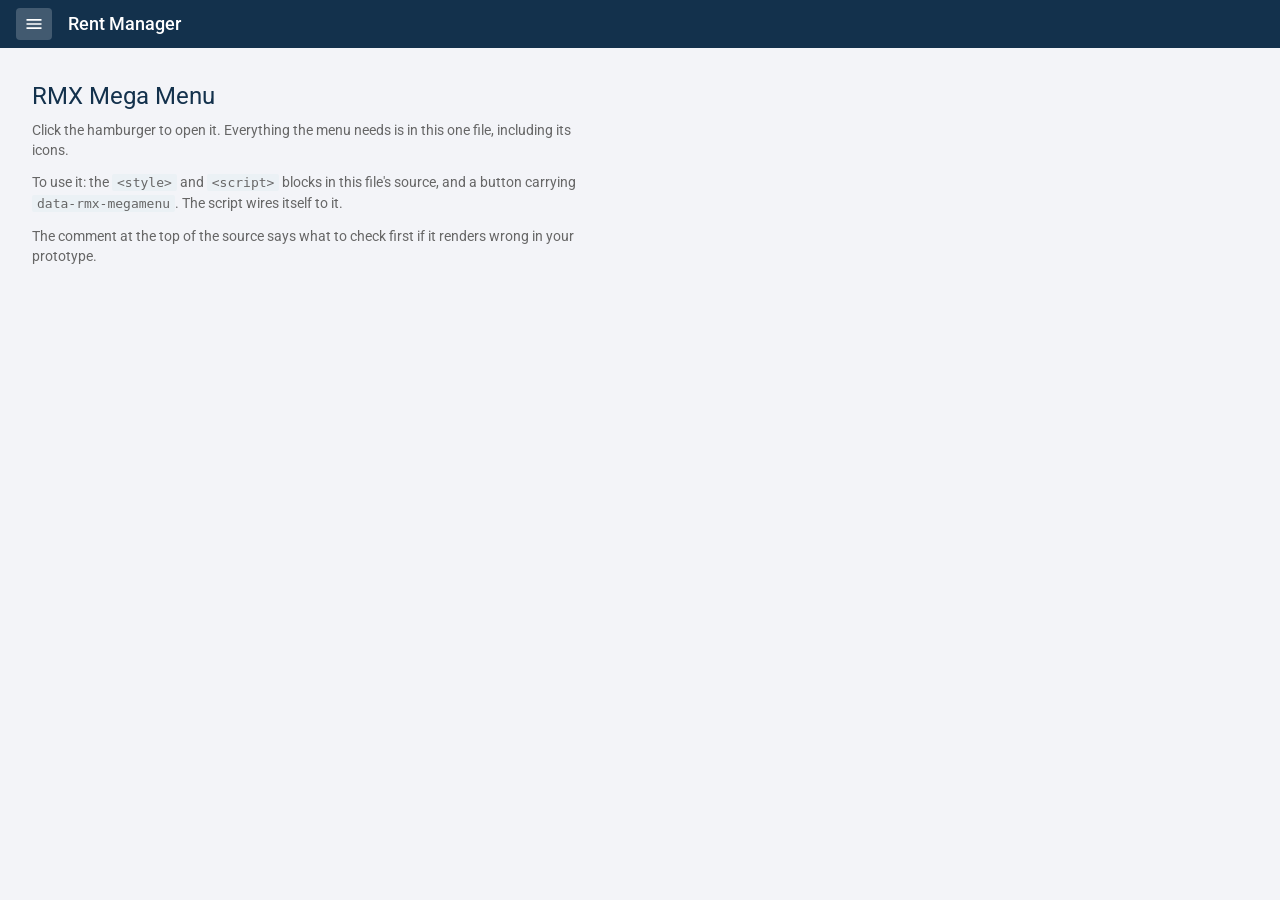
<file: rmx-megamenu-standalone.html>
<!doctype html>
<html lang="en">
<head>
<meta charset="utf-8">
<meta name="viewport" content="width=device-width, initial-scale=1">
<title>RMX Mega Menu, standalone</title>

<!-- ============================================================
     RMX Mega Menu, everything in one file
     ============================================================
     Drop this anywhere and open it: no build, no server, no other files. The
     stylesheet and the script below are assets/megamenu.css and
     assets/megamenu.js from the RMX prototype, pasted in unchanged, and the
     icons are already inside the script as an SVG sprite, so nothing is
     fetched except the Roboto webfont.

     TO PUT IT IN YOUR OWN PROTOTYPE, you need three things:

       1. the <style> block below, or a <link> to assets/megamenu.css
       2. the <script> block below, or a <script src> to assets/megamenu.js,
          included AFTER your app bar markup
       3. a button carrying data-rmx-megamenu. The script finds it and wires
          itself up; it also answers to #megaMenuBtn and to any element with
          aria-label="Mega Menu".

     IF IT LOOKS WRONG IN YOUR PROTOTYPE, this is very likely why: the
     stylesheet reads seven RMX tokens (--background-card, --border-primary,
     --spacing-lg, --text-inverse, --text-primary, --text-secondary and
     --type-heading-l-regular). Until 2026-09-15 it read them with no
     fallbacks, so on a page that does not define them every one of those
     declarations was invalid and the menu came out with no ground, no
     hairlines, no heading font and dark text where white was meant, silently.
     The copy below carries the RMX value for each as a fallback, so it now
     renders correctly with no tokens at all, and a host that does define them
     still wins. If your copy is older, take this one.

     The links in the Rental Info column point at the prototype's own screens
     and will 404 here. That is expected; the menu's job in this file is to be
     looked at and lifted.
     ============================================================ -->

<link rel="preconnect" href="https://fonts.googleapis.com">
<link rel="preconnect" href="https://fonts.gstatic.com" crossorigin>
<link rel="stylesheet" href="https://fonts.googleapis.com/css2?family=Roboto:wght@400;500;600&display=swap">

<style>
/* A minimal host page, only so the menu has an app bar to open from.
   None of this is part of the mega menu. */
body { margin:0; font:400 14px/20px 'Roboto', system-ui, sans-serif; background:#f3f4f8; color:#13314c; }
.host-appbar { height:48px; background:#13314c; display:flex; align-items:center; gap:16px; padding:0 16px; color:#fff; }
.host-brand { font-size:18px; font-weight:500; }
.host-burger { display:inline-flex; align-items:center; justify-content:center; width:36px; height:32px;
  background:#425a70; border:0; border-radius:4px; color:#fff; cursor:pointer; }
.host-burger svg { width:20px; height:20px; }
.host-note { padding:32px; max-width:70ch; }
.host-note h1 { font:400 24px/32px 'Roboto', sans-serif; margin:0 0 8px; }
.host-note p { color:#666666; margin:0 0 12px; }
.host-note code { background:#ebf1f5; border-radius:2px; padding:1px 5px; font-size:13px; }
</style>

<style>
/* ---------- assets/megamenu.css, verbatim ---------- */
/* ============================================================
   Every token below carries its RMX value as a fallback.
   ------------------------------------------------------------
   This file is meant to drop into any prototype, and it was reading seven
   tokens (--background-card, --border-primary, --spacing-lg, --text-inverse,
   --text-primary, --text-secondary, --type-heading-l-regular) with no fallback
   at all. On a page that defines them it looked right; on a page that does not,
   every one of those declarations was invalid and the menu came out with no
   ground, no hairlines, no heading font and black text where white was meant.
   Nothing errored, so it read as "the menu is broken" rather than "the host is
   missing tokens". Values are tokens.css's and type.css's own, so a host that
   defines them still wins. Found 2026-09-15 on a colleague's copy.
   ============================================================ */
/* RMX Mega Menu, shared between screens.
   Real Figma frame (RMX-Pages 5XEzI94nmZsWE7rQQ7OIHP, node 4077:83115),
   trued up against the frame's own SVG export. Lives here rather than in a
   single screen's stylesheet because more than one screen needs it: the app
   bar is on every screen, so its hamburger has to work on every screen.
   Depends on tokens.css + type.css, which every screen already links.
   Real Figma frame (RMX-Pages fileKey 5XEzI94nmZsWE7rQQ7OIHP, node
   4077:83115), built in full: header tabs, all 7 Full Menu categories,
   their real column content and footer links. See PROTOTYPE.md, "The Mega
   Menu, built in full". z-index sits above the task-details frame (500),
   since opening the menu while a task is open should sit on top of it.

   Emma sent the frame's own SVG export (2026-09-10) to true up colors and
   spacing exactly. Two findings kept as literal values, not tokens:
   --mm-blue #0071AA is the accent used throughout this component (sidebar
   text, active row, column-title underline): distinct from this
   prototype's usual link blue (#008dd5); and the footer's "Version" text
   is #666666 (--text-primary here), not the disabled gray it might look
   like at a glance. Both are real, read off the export, not approximated. */
.megamenu-overlay {
  position: fixed;
  inset: 0;
  background: rgba(19, 49, 76, .45);
  z-index: 600;
  display: flex;
  justify-content: center;
  padding: 56px 24px 24px;
}
.megamenu-overlay[hidden] { display: none; }
.megamenu {
  --mm-blue: #0071AA;
  background: var(--background-card, #ffffff);
  border-radius: 8px;
  box-shadow: 0 8px 24px rgba(19, 49, 76, .3);
  width: 100%;
  max-width: 1320px;
  max-height: calc(100vh - 80px);
  display: flex;
  flex-direction: column;
  overflow: hidden;
}
.megamenu__header {
  display: flex;
  align-items: center;
  gap: 32px;
  padding: 14px 20px;
  border-bottom: 1px solid var(--border-primary, #cedbe7);
  flex: none;
}
/* Brand lockup = the real `Admin Menu Logo` component (RMX-Components
   YhvzfcXOniQJ7xlC8ONzS4, node 10135:5172): a 40x40 `Express Icon / Admin
   Menu` mark, 20px gap (Spacing/lg), then the title in Web/Heading/L/Regular
   (24px/32px) at --text-secondary. The first pass used the app bar's full
   175x32 wordmark scaled to 20px, the wrong asset; this component uses the
   mark on its own, with no "Rent Manager" wordmark. */
.megamenu__brand {
  display: flex;
  align-items: center;
  gap: var(--spacing-lg, 20px);
  flex: none;
}
.megamenu__brandmark {
  width: 40px;
  height: 40px;
  flex: none;
}
.megamenu__title {
  font: var(--type-heading-l-regular, 400 24px/32px Roboto, sans-serif);
  color: var(--text-secondary, #13314c);
  white-space: nowrap;
}
.megamenu__tabs {
  display: flex;
  align-items: center;
  flex-wrap: wrap;
  gap: 10px 24px;
  flex: 1;
  min-width: 0;
}
.megamenu__tab {
  display: inline-flex;
  align-items: center;
  gap: 6px;
  color: var(--text-secondary, #13314c);
  background: none;
  border: none;
  font: 400 14px/1 'Roboto', sans-serif;
  cursor: pointer;
  white-space: nowrap;
  padding: 4px 0;
  text-decoration: none;
}
.megamenu__tab:hover { text-decoration: none; }
/* The menu sizes its own icons. It marks them .rmx-icon and was relying on the
   host stylesheet's base rule for that class to give them a width and a height;
   without rmx.css the close button's X rendered at whatever size the SVG felt
   like, which on the standalone export was enormous. Declared before the tab
   and footer rules below so those still win on equal specificity.
   Found while building the standalone export, 2026-09-15. */
.megamenu-overlay .rmx-icon { width: 20px; height: 20px; flex: none; display: inline-block; fill: currentColor; }

.megamenu__tab .rmx-icon { width: 18px; height: 18px; flex: none; }
.megamenu__tab--current { cursor: default; }
.megamenu__close {
  flex: none;
  background: none;
  border: none;
  color: var(--mm-blue);
  cursor: pointer;
  display: flex;
  padding: 4px;
}
.megamenu__body {
  display: flex;
  flex: 1;
  min-height: 0;
}
/* No scroll on the sidebar: seven fixed items (28px each, 12px apart) always
   fit, and the frame has no scrollbar here either. It also has to not clip,
   the active row bleeds 12px into the content area and hangs a notch off its
   bottom-right corner, and an overflow value would cut both off. */
.megamenu__sidebar {
  width: 200px;
  flex: none;
  border-right: 1px solid var(--border-primary, #cedbe7);
  padding: 8px 0;
  display: flex;
  flex-direction: column;
  gap: 12px;
}
.megamenu__sidebar-item {
  display: flex;
  align-items: center;
  width: 100%;
  height: 28px;
  text-align: left;
  background: none;
  border: none;
  /* Spacing/xs vertical, Spacing/md horizontal, and Web/Heading/S/Regular --
     18px on 24px, not the 14px this carried. Read off the component
     (I4077:83118;2548:15171;10084:3716). */
  padding: 8px 16px;
  color: var(--mm-blue);
  font: 400 18px/24px 'Roboto', sans-serif;
  cursor: pointer;
  position: relative;
}
.megamenu__sidebar-item--active {
  background: var(--mm-blue);
  color: var(--text-inverse, #ffffff);
  width: calc(100% + 12px);
}
.megamenu__sidebar-item--active::after {
  content: '';
  position: absolute;
  right: 0;
  bottom: -12px;
  width: 13px;
  height: 12px;
  /* The real Corner asset from the component, not a CSS border triangle:
     13x12, Container/secondary-dark, sitting at the bar's right edge and
     hanging 12px below it. The component draws it flipped
     (-scale-y-100 rotate-180); that flip is baked into the path here, so
     nothing needs transforming. Emma's call, 2026-09-11 -- twice, because
     the hand-rolled triangle was never going to be right. */
  background: url("[data-uri]") no-repeat;
}
.megamenu__content {
  flex: 1;
  overflow-y: auto;
  padding: 20px 24px;
  display: flex;
  flex-wrap: wrap;
  align-content: flex-start;
  gap: 24px;
}
/* Columns hug their content, as they do in the frame: its five Rental Info
   columns measure 185/198/188/162/170px wide, sized to their longest item,
   not to a shared grid. A fixed basis here wrapped the last column onto a
   second row that the real menu doesn't have. */
.megamenu__col {
  flex: 0 0 auto;
  min-width: 0;
}
.megamenu__col-title {
  color: var(--mm-blue);
  font-size: 14px;
  padding-bottom: 6px;
  margin-bottom: 6px;
  border-bottom: 1px solid var(--mm-blue);
  white-space: nowrap;
}
.megamenu__item {
  display: block;
  padding: 6px 0;
  color: var(--text-secondary, #13314c);
  font-size: 14px;
  cursor: pointer;
  text-decoration: none;
  white-space: nowrap;
}
.megamenu__item:hover { text-decoration: none; }
.megamenu__footer {
  display: flex;
  align-items: center;
  justify-content: space-between;
  gap: 16px;
  padding: 10px 20px;
  border-top: 1px solid var(--border-primary, #cedbe7);
  flex-wrap: wrap;
  flex: none;
}
.megamenu__footer-links {
  display: flex;
  flex-wrap: wrap;
  gap: 20px;
}
.megamenu__footer-link {
  display: inline-flex;
  align-items: center;
  gap: 6px;
  color: var(--text-secondary, #13314c);
  font-size: 14px;
  cursor: pointer;
}
.megamenu__footer-link .rmx-icon { width: 18px; height: 18px; }
.megamenu__version {
  color: var(--text-primary, #666666);
  font-size: 12px;
  flex: none;
}

/* Phone-width Mega Menu, a stopgap, not a design, the same way the phone
   app bar above is. The frame is authored at a fixed 1384x541 and RMX has no
   responsive variant of it, so at 338px the desktop layout arrives with its
   header tabs clipped, the close button sitting on top of "Administration",
   and a 200px sidebar eating most of a 290px-wide menu. This stacks the
   category list above its content instead of beside it, which is how the
   menu stops being broken at that width, it is not evidence that the real
   component behaves this way. See PROTOTYPE.md, "Worth raising". */
@media (max-width: 599px) {
  .megamenu-overlay { padding: 8px; }
  .megamenu { max-height: calc(100vh - 16px); }
  /* Brand on its own line, tabs full-width beneath it. Left as one row, the
     tabs get squeezed into whatever the brand leaves and the close button
     lands on top of "Workspace". */
  .megamenu__header {
    position: relative;
    flex-direction: column;
    align-items: flex-start;
    gap: 10px;
    padding: 10px 40px 10px 12px;
  }
  .megamenu__tabs { width: 100%; flex: none; gap: 8px 16px; }
  .megamenu__close { position: absolute; top: 6px; right: 6px; }
  .megamenu__body { flex-direction: column; min-height: 0; }
  .megamenu__sidebar {
    width: 100%;
    flex: none;
    flex-direction: row;
    gap: 0;
    padding: 0;
    overflow-x: auto;
    border-right: 0;
    border-bottom: 1px solid var(--border-primary, #cedbe7);
  }
  .megamenu__sidebar-item { width: auto; flex: none; height: 36px; }
  /* The active row's 12px bleed and corner notch both point into a content
     area that is no longer to its right, so neither applies here. */
  .megamenu__sidebar-item--active { width: auto; }
  .megamenu__sidebar-item--active::after { display: none; }
  .megamenu__content { overflow-x: auto; padding: 16px 12px; }
  .megamenu__footer { padding: 10px 12px; }
}

</style>
</head>
<body>

<header class="host-appbar">
  <button class="host-burger" data-rmx-megamenu aria-label="Mega Menu">
    <svg viewBox="0 0 20 20" fill="currentColor" aria-hidden="true"><path d="M2.5 5h15v1.7h-15V5zm0 4.2h15v1.6h-15V9.2zm0 4.1h15V15h-15v-1.7z"/></svg>
  </button>
  <span class="host-brand">Rent Manager</span>
</header>

<div class="host-note">
  <h1>RMX Mega Menu</h1>
  <p>Click the hamburger to open it. Everything the menu needs is in this one
     file, including its icons.</p>
  <p>To use it: the <code>&lt;style&gt;</code> and <code>&lt;script&gt;</code>
     blocks in this file's source, and a button carrying
     <code>data-rmx-megamenu</code>. The script wires itself to it.</p>
  <p>The comment at the top of the source says what to check first if it
     renders wrong in your prototype.</p>
</div>

<script>
/* ---------- assets/megamenu.js, verbatim ---------- */
/* ============================================================
   RMX Mega Menu, shared across screens.

   Built from the real Figma frame (RMX-Pages 5XEzI94nmZsWE7rQQ7OIHP, node
   4077:83115) and trued up against that frame's own SVG export. It lives
   here, injected by script, rather than in one screen's markup because the
   app bar is on every screen, so its hamburger has to work on every screen.
   Emma's call, 2026-09-10: "it should always be clickable".

   Include it after the app bar markup, alongside megamenu.css:
     <link rel="stylesheet" href="assets/megamenu.css">
     <script src="assets/megamenu.js"><\/script>

   It wires itself to any button carrying [data-rmx-megamenu] or
   aria-label="Mega Menu", so a screen only has to have the app bar.

   Everything the menu draws ships in here: the overlay markup, the seven
   categories' real content, and its own mm-* icon sprite. The sprite is
   prefixed so the menu never depends on, or collides with, whichever glyphs
   a host screen happens to carry, the four tab icons and the brand mark are
   harvested from the library, the rest are the canonical core glyphs.
   ============================================================ */
(function () {
  'use strict';

  /* This file is shared by screens at different depths (/index.html and
     /screens/tasks.html), and the site is served from / locally but from
     /my-workspace/ on Pages, so neither a page-relative nor a root-relative
     href works for both. Resolve against this script's own URL instead:
     assets/megamenu.js is always one level below the site root. */
  var ROOT = (function () {
    var s = document.currentScript;
    if (!s) {
      var all = document.getElementsByTagName('script');
      for (var i = all.length - 1; i >= 0; i--) {
        if ((all[i].src || '').indexOf('megamenu.js') > -1) { s = all[i]; break; }
      }
    }
    /* s.src is empty when this file has been pasted inline rather than linked,
       which is how it travels to another prototype. new URL('../', '') throws,
       and the throw happens before anything is wired, so the menu simply never
       appears. Fall back to page-relative: the cross-screen links are then
       relative to wherever the host page sits, which is the best guess
       available and harmless if those screens do not exist. Found while
       building the standalone export, 2026-09-15. */
    try { return s && s.src ? new URL('../', s.src).href : ''; }
    catch (e) { return ''; }
  })();
  function url(path) { return ROOT + path; }

  var SPRITE = '<symbol id="mm-workspace" viewBox="0 0 20 20" fill="currentColor" data-figma="Express Icons/Workspace" data-key="c831d806267e70f9844689ae5cbe73b8724d6bbe"><path d="M7.60041 16.8888L5.22443 11.0837L0 8.445L5.22443 5.805L7.60041 0L9.97525 5.805L15.1997 8.44375L9.97525 11.0837L7.60041 16.8888ZM16.1998 20L15.0253 17.0837L12.4007 15.7788L15.0253 14.445L16.1998 11.555L17.4002 14.4438L20 15.7775L17.4002 17.0825L16.1998 20Z"/></symbol>' +
    '<symbol id="mm-dashboard" viewBox="0 0 20 20" fill="currentColor" data-figma="Express Icons/dashboard" data-key="0671a2243610fc76ebf6b1afaacdc9dda5a17b9a"><path d="M9.96576 0.134375C4.49638 0.134375 0.0626327 4.56875 0.0626327 10.0375C0.0626327 15.5062 4.49701 19.9406 9.96576 19.9406C15.4351 19.9406 19.8689 15.5062 19.8689 10.0375C19.8689 4.56875 15.4345 0.134375 9.96576 0.134375ZM9.96576 18.0719C5.52763 18.0719 1.93013 14.4744 1.93013 10.0363C1.93013 5.59813 5.52763 2.00063 9.96576 2.00063C9.96888 2.00063 9.97263 2.00063 9.97638 2.00063C11.6608 2.00063 13.2233 2.52125 14.5114 3.41125C15.1345 3.84188 15.6939 4.35812 16.1733 4.94187C17.3189 6.33 18.0064 8.11 18.0064 10.05C18.0064 14.4856 14.4108 18.0819 9.97576 18.0819C9.97263 18.0819 9.96888 18.0819 9.96576 18.0819V18.0719ZM10.4533 13.2181C10.3714 13.2181 10.2914 13.2238 10.2126 13.235L9.96576 12.6094L8.62826 9.44375C8.55576 9.27312 8.38888 9.15562 8.19576 9.15562C7.93638 9.15562 7.72638 9.36562 7.72638 9.625C7.72638 9.69062 7.73951 9.7525 7.76388 9.80937L9.37576 13.6C8.96513 13.9269 8.70388 14.4269 8.70388 14.9875C8.70388 15.9644 9.49576 16.7556 10.4733 16.7556C11.4508 16.7556 12.2414 15.9637 12.2414 14.9875C12.2414 14.0106 11.4495 13.2181 10.4733 13.2181H10.4533ZM9.96576 4.375H9.94076C7.44076 4.375 5.21576 5.9375 3.92826 8.28437H5.68763C6.73076 6.80937 8.25326 5.8775 9.94326 5.8775H9.96826C11.6501 5.8775 13.1589 6.815 14.1964 8.28437H15.9558C14.6714 5.9375 12.4689 4.375 9.96576 4.375Z"/></symbol>' +
    '<symbol id="mm-admin" viewBox="0 0 20 20" fill="currentColor" data-figma="Express Icons/Admin" data-key="f4bb3a5338ece9c1b2af04936161b14b4cba525c"><path d="M14.7309 15.2323C14.96 15.2353 15.1871 15.1944 15.3975 15.1123C15.6078 15.0302 15.7965 14.9088 15.9513 14.7561C16.1131 14.6079 16.2409 14.4322 16.3272 14.2391C16.4136 14.046 16.4568 13.8394 16.4544 13.6311C16.4553 13.4262 16.4113 13.2231 16.325 13.0337C16.2388 12.8442 16.1118 12.672 15.9516 12.5271C15.7914 12.3822 15.6011 12.2674 15.3915 12.1894C15.182 12.1114 14.9575 12.0716 14.7309 12.0724C14.5007 12.0702 14.2722 12.1093 14.0587 12.1874C13.8452 12.2655 13.6509 12.3811 13.4871 12.5274C13.3182 12.6674 13.184 12.8381 13.0932 13.0283C13.0025 13.2185 12.9573 13.424 12.9605 13.6311C12.967 14.0543 13.1557 14.4585 13.4866 14.7578C13.8175 15.0571 14.2644 15.2278 14.7323 15.2336L14.7309 15.2323ZM14.6922 18.3747C15.2752 18.3826 15.8515 18.262 16.3714 18.0235C16.8772 17.7849 17.3141 17.4424 17.6471 17.0235C17.1907 16.7979 16.707 16.6209 16.2056 16.496C15.717 16.3778 15.2132 16.3185 14.7074 16.3198C14.1967 16.3191 13.688 16.3783 13.1941 16.496C12.6949 16.6164 12.2148 16.7936 11.765 17.0235C12.0952 17.44 12.527 17.7821 13.0269 18.0235C13.5414 18.2631 14.1136 18.3837 14.6922 18.3747ZM14.7752 19.9997C13.4004 19.9922 12.0842 19.4958 11.1108 18.6178C10.1374 17.7398 9.58504 16.5506 9.57309 15.3073C9.56099 14.684 9.68957 14.065 9.95096 13.4882C10.2124 12.9113 10.6011 12.3888 11.0934 11.9524C11.5757 11.5129 12.1495 11.1641 12.7817 10.926C13.4138 10.688 14.0918 10.5654 14.7765 10.5654C15.4613 10.5654 16.1393 10.688 16.7714 10.926C17.4035 11.1641 17.9773 11.5129 18.4597 11.9524C18.9567 12.3865 19.3498 12.9082 19.6146 13.4853C19.8795 14.0624 20.0104 14.6826 19.9994 15.3073C20.0055 15.9233 19.8721 16.5339 19.6073 17.1014C19.3425 17.669 18.9519 18.1814 18.4597 18.6072C17.9831 19.0544 17.4103 19.4086 16.7767 19.648C16.143 19.8875 15.4619 20.0072 14.7752 19.9997ZM8.87929 19.9247H8.67198C8.60133 19.9194 8.53218 19.9033 8.46744 19.8772C6.02803 19.1822 3.91661 17.7678 2.47068 15.8598C0.834427 13.8469 -0.0325338 11.4069 0.000933802 8.90878V3.96519C-0.00429364 3.65195 0.101268 3.34539 0.302223 3.09022C0.495738 2.83798 0.767423 2.64315 1.08309 2.53024L8.2933 0.100314C8.66758 -0.0334381 9.0841 -0.0334381 9.45838 0.100314L16.6727 2.53399C16.9884 2.6469 17.2601 2.84173 17.4536 3.09397C17.6546 3.34914 17.7601 3.6557 17.7549 3.96894V9.68625C17.4864 9.56532 17.2094 9.46052 16.9257 9.37251C16.6563 9.28636 16.3787 9.22317 16.0964 9.18377V3.96519L8.87929 1.55652L1.65941 3.96519V8.90878C1.64893 10.108 1.88319 11.2988 2.35044 12.4212C2.76676 13.4371 3.34959 14.3906 4.0794 15.2498C4.74015 16.0247 5.52559 16.7055 6.40955 17.2698C7.16619 17.7612 7.99824 18.1499 8.87929 18.4235C9.01935 18.6642 9.18655 18.8913 9.37822 19.1009C9.55119 19.3021 9.73571 19.4948 9.93104 19.6784C9.74751 19.7558 9.55701 19.819 9.36163 19.8672C9.20418 19.9047 9.04211 19.924 8.87929 19.9247Z"/></symbol>' +
    '<symbol id="mm-map" viewBox="0 0 20 20" fill="currentColor" data-figma="Express Icons/map" data-key="f5423de78dc4018c3a71c0b9672420b97c9fca1e"><path d="M13.4 18.8L7.4 17L3.575 18.275C3.19167 18.4083 2.83333 18.3583 2.5 18.125C2.16667 17.8917 2 17.5583 2 17.125V4.675C2 4.40833 2.07917 4.17083 2.2375 3.9625C2.39583 3.75417 2.59167 3.60833 2.825 3.525L7.4 2L13.4 3.8L17.225 2.525C17.6083 2.35833 17.9667 2.4 18.3 2.65C18.6333 2.9 18.8 3.24167 18.8 3.675V16.125C18.8 16.3917 18.725 16.6333 18.575 16.85C18.425 17.0667 18.225 17.2083 17.975 17.275L13.4 18.8ZM12.5 16.65V5.4L8.3 4.15V15.4L12.5 16.65ZM14.3 16.6L17 15.7V4.5L14.3 5.4V16.6ZM3.8 16.3L6.5 15.4V4.2L3.8 5.1V16.3Z"/></symbol>' +
    '<symbol id="mm-brand" viewBox="0 0 40 40" data-figma="Express Icons/Admin Menu" data-node="10151:6181"><path d="M19.09 3.07375L33.6912 12.9338H38.18L31.6413 8.52V3.93H24.8463L19.09 0.04375L13.3337 3.93H6.535V8.52L0 12.9338H4.485L19.09 3.07375Z" fill="#3776BC"/><path d="M24.02 31.7038C23.965 31.5675 23.9312 31.4075 23.9287 31.24V29.3462C23.9287 28.65 24.4938 28.085 25.19 28.085H27.0837C27.78 28.085 28.345 28.65 28.345 29.3462V29.5013C29.525 28.8113 30.645 28.0913 31.685 27.3463V13.1513H6.535V33.7963C9.92625 35.7225 16.7837 34.96 24.02 31.7012V31.7038ZM23.9287 16.8763C23.9375 16.1863 24.4988 15.63 25.19 15.63H27.0837C27.775 15.63 28.3375 16.1862 28.345 16.875V18.7688C28.345 19.465 27.78 20.03 27.0837 20.03H25.19C24.4938 20.03 23.9287 19.465 23.9287 18.7688V16.8763ZM23.9287 23.1237C23.9287 22.4275 24.4938 21.8625 25.19 21.8625H27.0837C27.78 21.8625 28.345 22.4275 28.345 23.1237V25.0175C28.345 25.7137 27.78 26.2788 27.0837 26.2788H25.19C24.4938 26.2788 23.9287 25.7137 23.9287 25.0175V23.1237ZM16.9038 16.8688C16.9125 16.1838 17.465 15.6325 18.1488 15.6225H20.0425C20.7337 15.6225 21.2962 16.1788 21.3037 16.8675V18.7613C21.3037 19.4575 20.7387 20.0225 20.0425 20.0225H18.1488C17.4588 20.0138 16.9025 19.4525 16.9025 18.7613L16.9038 16.8688ZM16.9038 23.1137C16.9038 22.4225 17.46 21.86 18.1488 21.8525H20.0425C20.7387 21.8525 21.3037 22.4175 21.3037 23.1137V25.0075C21.3037 25.7038 20.7387 26.2687 20.0425 26.2687H18.1488C17.4588 26.26 16.9025 25.6988 16.9025 25.0075L16.9038 23.1137ZM16.9038 29.355C16.9038 28.6637 17.46 28.1013 18.1488 28.0938H20.0425C20.7387 28.0938 21.3037 28.6587 21.3037 29.355V31.2487C21.2937 31.9375 20.7325 32.4925 20.0425 32.4925H18.1488C17.465 32.4837 16.9138 31.9325 16.9025 31.2512L16.9038 29.355ZM9.88125 16.8688C9.89 16.1788 10.4512 15.6225 11.1425 15.6225H13.0363C13.7213 15.6238 14.2762 16.1813 14.2762 16.8663V16.87V18.7637C14.2762 18.7687 14.2762 18.775 14.2762 18.7825C14.2762 19.4675 13.7213 20.0238 13.0363 20.0263H11.1425C10.4462 20.0263 9.88125 19.4613 9.88125 18.765V16.8688ZM9.88125 23.1137C9.88125 22.4175 10.4462 21.8525 11.1425 21.8525H13.0363C13.7225 21.8638 14.2762 22.4237 14.2762 23.1137V25.0075C14.2762 25.6963 13.725 26.2562 13.0375 26.2687H11.1438C10.4475 26.2687 9.8825 25.7038 9.8825 25.0075L9.88125 23.1137ZM9.88125 29.355C9.88125 28.6587 10.4462 28.0938 11.1425 28.0938H13.0363C13.7213 28.095 14.2762 28.65 14.2762 29.3375C14.2762 29.3437 14.2762 29.3512 14.2762 29.3575V31.25C14.2662 31.9312 13.7175 32.48 13.0375 32.4938H11.1438C10.4538 32.4938 9.8925 31.94 9.8825 31.2525L9.88125 29.355Z" fill="#F58220"/><path d="M25.9538 32.005C16.2175 37.0838 6.52875 37.765 4.315 33.5162C3.68375 32.315 3.74625 30.835 4.35625 29.2263C2.19625 32.1625 1.3975 34.9675 2.4625 37.0225C4.79375 41.4863 14.9788 40.7725 25.2113 35.4463C34.8875 30.4 41.135 23.0175 39.8163 18.4563C38.82 22.6575 33.4838 28.0675 25.9538 32.005Z" fill="#3776BC"/><path d="M6.535 24.9113C7.665 24.8763 8.775 24.8263 9.88125 24.76V23.1137C9.88125 22.4175 10.4462 21.8525 11.1425 21.8525H13.0363C13.7225 21.8638 14.2762 22.4237 14.2762 23.1137V24.435C15.1671 24.3525 16.0517 24.2592 16.93 24.155V23.1137C16.93 22.4225 17.4863 21.86 18.175 21.8525H20.0688C20.765 21.8525 21.33 22.4175 21.33 23.1137V23.545C22.2237 23.4 23.1112 23.2513 23.9862 23.0888C24.0062 22.415 24.5525 21.875 25.2275 21.865H27.1213C27.4775 21.8688 27.7975 22.0187 28.0262 22.2587C29.2875 21.9725 30.5075 21.6625 31.7075 21.3325V13.1588H6.53625L6.535 24.9113ZM23.9287 16.8688C23.9375 16.1788 24.4988 15.6225 25.19 15.6225H27.0837C27.775 15.6225 28.3375 16.1788 28.345 16.8675V18.7613C28.345 19.4575 27.78 20.0225 27.0837 20.0225H25.19C24.4938 20.0225 23.9287 19.4575 23.9287 18.7613V16.8688ZM16.9038 16.8688C16.9125 16.1838 17.465 15.6325 18.1488 15.6225H20.0425C20.7337 15.6225 21.2962 16.1788 21.3037 16.8675V18.7613C21.3037 19.4575 20.7387 20.0225 20.0425 20.0225H18.1488C17.4588 20.0138 16.9025 19.4525 16.9025 18.7613L16.9038 16.8688ZM9.88125 16.8688C9.89 16.1788 10.4512 15.6225 11.1425 15.6225H13.0363C13.7213 15.6238 14.2762 16.1813 14.2762 16.8663V16.87V18.7637C14.2762 18.7687 14.2762 18.775 14.2762 18.7825C14.2762 19.4675 13.7213 20.0238 13.0363 20.0263H11.1425C10.4462 20.0263 9.88125 19.4613 9.88125 18.765V16.8688Z" fill="#F79B4D"/></symbol>' +
    '<symbol id="mm-close" viewBox="0 0 20 20" fill="currentColor"><path d="M15.8334 5.34166L14.6584 4.16666L10 8.82499L5.34169 4.16666L4.16669 5.34166L8.82502 9.99999L4.16669 14.6583L5.34169 15.8333L10 11.175L14.6584 15.8333L15.8334 14.6583L11.175 9.99999L15.8334 5.34166Z"/></symbol>' +
    '<symbol id="mm-search" viewBox="0 0 20 20" fill="currentColor"><path d="M12.9167 11.6667H12.2583L12.025 11.4417C13.025 10.275 13.5417 8.68334 13.2583 6.99167C12.8667 4.675 10.9333 2.825 8.59999 2.54167C5.07499 2.10834 2.10832 5.075 2.54165 8.6C2.82499 10.9333 4.67499 12.8667 6.99165 13.2583C8.68332 13.5417 10.275 13.025 11.4417 12.025L11.6667 12.2583V12.9167L15.2083 16.4583C15.55 16.8 16.1083 16.8 16.45 16.4583C16.7917 16.1167 16.7917 15.5583 16.45 15.2167L12.9167 11.6667ZM7.91665 11.6667C5.84165 11.6667 4.16665 9.99167 4.16665 7.91667C4.16665 5.84167 5.84165 4.16667 7.91665 4.16667C9.99165 4.16667 11.6667 5.84167 11.6667 7.91667C11.6667 9.99167 9.99165 11.6667 7.91665 11.6667Z"/></symbol>' +
    '<symbol id="mm-help" viewBox="0 0 20 20" fill="currentColor"><path d="M9.16669 15H10.8334V13.3334H9.16669V15ZM10 1.66669C5.40002 1.66669 1.66669 5.40002 1.66669 10C1.66669 14.6 5.40002 18.3334 10 18.3334C14.6 18.3334 18.3334 14.6 18.3334 10C18.3334 5.40002 14.6 1.66669 10 1.66669ZM10 16.6667C6.32502 16.6667 3.33335 13.675 3.33335 10C3.33335 6.32502 6.32502 3.33335 10 3.33335C13.675 3.33335 16.6667 6.32502 16.6667 10C16.6667 13.675 13.675 16.6667 10 16.6667ZM10 5.00002C8.15835 5.00002 6.66669 6.49169 6.66669 8.33335H8.33335C8.33335 7.41669 9.08335 6.66669 10 6.66669C10.9167 6.66669 11.6667 7.41669 11.6667 8.33335C11.6667 10 9.16669 9.79169 9.16669 12.5H10.8334C10.8334 10.625 13.3334 10.4167 13.3334 8.33335C13.3334 6.49169 11.8417 5.00002 10 5.00002Z"/></symbol>' +
    '<symbol id="mm-settings" viewBox="0 0 20 20" fill="currentColor"><path d="M15.95 10.7833C15.9833 10.5333 16 10.275 16 10C16 9.73333 15.9833 9.46667 15.9417 9.21667L17.6333 7.9C17.7833 7.78333 17.825 7.55833 17.7333 7.39167L16.1333 4.625C16.0333 4.44167 15.825 4.38333 15.6417 4.44167L13.65 5.24167C13.2333 4.925 12.7917 4.65833 12.3 4.45833L12 2.34167C11.9667 2.14167 11.8 2 11.6 2H8.39999C8.19999 2 8.04166 2.14167 8.00832 2.34167L7.70832 4.45833C7.21666 4.65833 6.76666 4.93333 6.35832 5.24167L4.36666 4.44167C4.18332 4.375 3.97499 4.44167 3.87499 4.625L2.28332 7.39167C2.18332 7.56667 2.21666 7.78333 2.38332 7.9L4.07499 9.21667C4.03332 9.46667 3.99999 9.74167 3.99999 10C3.99999 10.2583 4.01666 10.5333 4.05832 10.7833L2.36666 12.1C2.21666 12.2167 2.17499 12.4417 2.26666 12.6083L3.86666 15.375C3.96666 15.5583 4.17499 15.6167 4.35832 15.5583L6.34999 14.7583C6.76666 15.075 7.20832 15.3417 7.69999 15.5417L7.99999 17.6583C8.04166 17.8583 8.19999 18 8.39999 18H11.6C11.8 18 11.9667 17.8583 11.9917 17.6583L12.2917 15.5417C12.7833 15.3417 13.2333 15.075 13.6417 14.7583L15.6333 15.5583C15.8167 15.625 16.025 15.5583 16.125 15.375L17.725 12.6083C17.825 12.425 17.7833 12.2167 17.625 12.1L15.95 10.7833ZM9.99999 13C8.34999 13 6.99999 11.65 6.99999 10C6.99999 8.35 8.34999 7 9.99999 7C11.65 7 13 8.35 13 10C13 11.65 11.65 13 9.99999 13Z"/></symbol>' +
    '<symbol id="mm-reports" viewBox="0 0 20 20" fill="currentColor"><path d="M12.8125 5.67188H7.18752C6.67002 5.67188 6.25002 5.25188 6.25002 4.73438C6.25002 4.21688 6.67002 3.79688 7.18752 3.79688H12.8125C13.33 3.79688 13.75 4.21688 13.75 4.73438C13.75 5.25188 13.33 5.67188 12.8125 5.67188ZM12.8125 9.90563H7.18752C6.67002 9.90563 6.25002 9.48563 6.25002 8.96813C6.25002 8.45063 6.67002 8.03063 7.18752 8.03063H12.8125C13.33 8.03063 13.75 8.45063 13.75 8.96813C13.75 9.48563 13.33 9.90563 12.8125 9.90563ZM12.8125 14.1406H7.18752C6.67002 14.1406 6.25002 13.7206 6.25002 13.2031C6.25002 12.6856 6.67002 12.2656 7.18752 12.2656H12.8125C13.33 12.2656 13.75 12.6856 13.75 13.2031C13.75 13.7206 13.33 14.1406 12.8125 14.1406ZM15.6625 20H4.33752C3.82002 20 3.40002 19.58 3.40002 19.0625V0.990631C3.40002 0.473131 3.82002 0.0531311 4.33752 0.0531311H15.6625C16.18 0.0531311 16.6 0.473131 16.6 0.990631V19.0625C16.6 19.58 16.18 20 15.6625 20ZM5.28065 18.125H14.7181V1.93438H5.28065V18.125Z"/></symbol>';

  var MARKUP = '<div class="megamenu-overlay" id="megaMenuOverlay" hidden>' +
    '  <div class="megamenu" role="dialog" aria-label="Menu">' +
    '    <div class="megamenu__header">' +
    '      <div class="megamenu__brand">' +
    '        <svg class="megamenu__brandmark" viewBox="0 0 40 40" role="img" aria-label="Rent Manager"><use href="#mm-brand"></use></svg>' +
    '        <span class="megamenu__title">Menu</span>' +
    '      </div>' +
    '      <nav class="megamenu__tabs">' +
    '        <a class="megamenu__tab" href="' + url('index.html') + '"><svg class="rmx-icon"><use href="#mm-workspace"></use></svg>Workspace</a>' +
    '        <button class="megamenu__tab" data-rmx-todo="Dashboard is not built in this prototype"><svg class="rmx-icon"><use href="#mm-dashboard"></use></svg>Dashboard</button>' +
    '        <button class="megamenu__tab" data-rmx-todo="Administration is not built in this prototype"><svg class="rmx-icon"><use href="#mm-admin"></use></svg>Administration</button>' +
    '        <span class="megamenu__tab megamenu__tab--current"><svg class="rmx-icon"><use href="#mm-map"></use></svg>Full Menu</span>' +
    '        <button class="megamenu__tab" data-rmx-todo="Search is not built in this prototype"><svg class="rmx-icon"><use href="#mm-search"></use></svg>Search</button>' +
    '        <button class="megamenu__tab" data-rmx-todo="Help is not built in this prototype"><svg class="rmx-icon"><use href="#mm-help"></use></svg>Help</button>' +
    '      </nav>' +
    '      <button class="megamenu__close" id="megaMenuCloseBtn" aria-label="Close menu"><svg class="rmx-icon"><use href="#mm-close"></use></svg></button>' +
    '    </div>' +
    '    <div class="megamenu__body">' +
    '      <nav class="megamenu__sidebar" id="megaMenuSidebar" aria-label="Menu categories"></nav>' +
    '      <div class="megamenu__content" id="megaMenuContent"></div>' +
    '    </div>' +
    '    <div class="megamenu__footer" id="megaMenuFooter"></div>' +
    '  </div>' +
    '</div>';

  /* ---- Mega Menu ----
     Real content transcribed from the Figma frame (see the comment on
     #megaMenuOverlay above). Every item is a plain string and renders as a
     data-rmx-todo placeholder, except the three that carry an href: 'Tasks'
     under Services > Calendar, and 'Tenants' + 'Tenant Register' under
     Rental Info > General. See PROTOTYPE.md for why those are real and
     everything else here isn't. */
  var MEGA_MENU_ORDER = ['rental-info', 'accounting', 'receivables', 'payables', 'owners', 'services', 'communication'];
  var MEGA_MENU = {
    'rental-info': {
      label: 'Rental Info',
      columns: [
        /* Two entries into one screen: 'Tenants' lands on Tenant Details (the
           record, with the list in its left rail), 'Tenant Register' on the
           full register. Same file, told apart by ?view=. */
        { title: 'General', items: [{ label: 'Tenants', href: url('screens/tenants.html?view=details') }, { label: 'Tenant Register', href: url('screens/tenants.html') }, 'Prospects', 'Units', 'Properties', 'Unit Types', 'Assets', 'Violations', 'Merge Prospects'] },
        { title: 'Leasing', items: ['Screenings', 'Applications', 'Application Templates', 'Renewal Increases', 'Prospect Leasing Board', 'Create Renewal Offers', 'Lease Renewal Register', 'Lease Renewal Board', 'Export Minnesota CRP'] },
        { title: 'Short Term Rentals', items: ['STR Reservations', 'Check-ins', 'Find Reservation'] },
        { title: 'Online Listing', items: ['Listings'] },
        { title: 'Bird’s Eye View (BEV)', items: ['Manage BEV Maps', 'Manage BEV Map Views'] }
      ],
      footer: [
        { icon: 'settings', label: 'Rental Info Setup' },
        { icon: 'reports', label: 'Rental Info Reports' },
        { icon: 'reports', label: 'Asset Reports' },
        { icon: 'reports', label: 'Short Term Rental Reports' }
      ]
    },
    'accounting': {
      label: 'Accounting',
      columns: [
        { title: 'General', items: ['Charge Type', 'Chart of Accounts', 'Chart Account Mapping', 'Notes', 'Jobs', 'Merge Charge Types', 'Merge GL Accounts', 'Inventory Items'] },
        { title: 'Banking', items: ['Make Deposit', 'Bank Register', 'Credit Card Register', 'Export Positive Pay', 'Bank Reconcile', 'Electronic Bank Reconciliation', 'Credit Card Reconcile', 'Electronic Credit Card Reconciliation', 'Reconciliation Changes Register', 'Reconciliation Register'] },
        { title: 'ePay', items: ['Make ePay Deposit', 'Check ePay Issues', 'Check ePay Returns', 'Resident Payout Issues'] },
        { title: 'Gross Potential Rent', items: ['Post GPR', 'GPR Posting History'] },
        { title: 'Journals', items: ['Journals', 'Memorized Journals', 'Recurring Journals', 'Post Recurring Journals', 'Post Depreciation'] }
      ],
      footer: [
        { icon: 'settings', label: 'Accounting Setup' },
        { icon: 'reports', label: 'Financial Reports' },
        { icon: 'reports', label: 'General Ledger Reports' },
        { icon: 'reports', label: 'Banking Reports' },
        { icon: 'reports', label: 'Accounting Reports' }
      ]
    },
    'receivables': {
      label: 'Receivables',
      columns: [
        { title: 'General', items: ['Invoices', 'Estimates', 'Memorized Invoices', 'Memorized Estimates', 'Post Security Deposit Interest'] },
        { title: 'Loans Receivable', items: ['Loans Receivable', 'Post Loans Receivable', 'Post Loan Receivable Late Fees', 'Export 1098', 'Export Corrected 1098', 'Export to Metro2'] },
        { title: 'Payments', items: ['Receive Payment', 'Batch Payments', 'ePay History', 'Subsidy History', 'Post Recurring ePay', 'ePay Deposit Reconciliation', 'Make Subsidy Payment', 'Scan Tenant/Prospect Checks', 'Scan Vendor/Owner Checks'] },
        { title: 'Recurring Charges', items: ['Post Recurring Charges', 'Post Late Fees', 'Modify Recurring Charges', 'Modify Market Rent'] },
        { title: 'Commercial', items: ['Non Recurring CRE', 'CAM Reconciliation', 'CAM Expense Adjustments'] }
      ],
      footer: [
        { icon: 'settings', label: 'Receivables Setup' },
        { icon: 'reports', label: 'Tenant Reports' },
        { icon: 'reports', label: 'Receivable Reports' }
      ]
    },
    'payables': {
      label: 'Payables',
      columns: [
        { title: 'General', items: ['Vendors', 'Vendor Credits', 'Purchase Orders', 'Account Balance Disbursal', 'Billable Expenses', 'Export 1099', 'Export Corrected 1099', 'Merge Vendors', 'Smart Receipts'] },
        { title: 'Checks', items: ['Checks', 'Write Checks', 'Print Checks', 'Post eChecks', 'eChecks', 'Reorder eChecks'] },
        { title: 'Bills', items: ['Bills', 'Add Bill', 'Recurring Bills', 'Pay Bills', 'Post Recurring Bills', 'Smart Bills'] },
        { title: 'AvidXchange', items: ['AvidInvoice', 'Post AvidPay'] },
        { title: 'Loans Payable', items: ['Loans Payable', 'Post Loans Payable'] }
      ],
      footer: [
        { icon: 'settings', label: 'Payables Setup' },
        { icon: 'reports', label: 'Payables Reports' }
      ]
    },
    'owners': {
      label: 'Owners',
      columns: [
        { title: 'Owners', items: ['Owners', 'Owner Prospects', 'Ownership Transfer Wizard'] },
        { title: 'Owner Payments', items: ['Owner Contributions', 'Manual Owner Pay', 'Owner Check Setups', 'Pay Owners'] },
        { title: 'Management Fees', items: ['Management Fee Templates', 'Post Management Fees'] }
      ],
      footer: [
        { icon: 'settings', label: 'Owners Setup' },
        { icon: 'reports', label: 'Owners Reports' }
      ]
    },
    'services': {
      label: 'Services',
      columns: [
        { title: 'Service Manager', items: ['Issues', 'New Issue', 'Manage Saved Lists', 'Memorized Issues', 'Recurring Issues', 'Service Tech Map', 'Checklist Templates', 'Maintenance Schedule'] },
        { title: 'Metered Utilities', items: ['Utilities', 'Post Utilities', 'File Formats', 'MU Export To File', 'MU Import From File', 'Meter Types', 'Meter Readings', 'Meter Readings Setup', 'Meter Readings Statuses', 'Post RUBS'] },
        { title: 'Inspections', items: ['Inspections', 'Inspection Templates'] },
        { title: 'Calendar', items: ['Calendar', 'Appointments', { label: 'Tasks', href: url('screens/tasks.html') }, 'Memorized Tasks'] },
        { title: 'Community', items: ['Community Calendars', 'Architectural Requests', 'Architectural Request Forms', 'Amenity Reservations'] },
        { title: 'Online Listing', items: ['Workflow Projects', 'Workflow Boards', 'Workflow Templates'] },
        { title: 'Make Ready', items: ['Make Ready Templates', 'Make Ready Board'] }
      ],
      footer: [
        { icon: 'settings', label: 'Service Setup' },
        { icon: 'reports', label: 'Service Reports' }
      ]
    },
    'communication': {
      label: 'Communication',
      columns: [
        { title: 'Letters', items: ['Write Letter', 'Letter Templates', 'Write Letter Batch', 'VPO Register'] },
        { title: 'Email', items: ['Send Email', 'Email Templates', 'Email Center', 'Email Signature'] },
        { title: 'Signable Documents', items: ['Blue Moon eSignatures', 'Document Packets', 'Signable Documents', 'Signable Templates'] },
        { title: 'Texting / Phone', items: ['Send Text', 'Text Templates', 'Text Messaging Center', 'rmVoIP Incoming Call History', 'rmVoIP Unlinked Calls', 'Phone Broadcast', 'Text Broadcast'] },
        { title: 'Web Chat', items: ['Manage Queues', 'My Conversations', 'Closed Conversations', 'Unlinked Conversations', 'Offline Conversations'] },
        { title: 'Surveys', items: ['Surveys'] }
      ],
      footer: [
        { icon: 'reports', label: 'Communications Reports' }
      ]
    }
  };
  var SIDEBAR_LABELS = { 'rental-info': 'Rental Info', 'accounting': 'Accounting', 'receivables': 'Receivables', 'payables': 'Payables', 'owners': 'Owners', 'services': 'Services', 'communication': 'Communication' };

  function inject() {
    if (document.getElementById('megaMenuOverlay')) return;
    var sprite = document.createElement('div');
    sprite.hidden = true;
    sprite.innerHTML = '<svg xmlns="http://www.w3.org/2000/svg">' + SPRITE + '</svg>';
    document.body.appendChild(sprite);
    var host = document.createElement('div');
    host.innerHTML = MARKUP;
    while (host.firstChild) document.body.appendChild(host.firstChild);
  }

  /* Any screen's hamburger opens it. The button is a real affordance now, so
     a screen that still marks it data-rmx-todo gets that stripped, otherwise
     the capture-phase suppressor on My Workspace would eat the click. */
  function wireOpeners(onOpen) {
    var btns = document.querySelectorAll('[data-rmx-megamenu], #megaMenuBtn, [aria-label="Mega Menu"]');
    [].forEach.call(btns, function (b) {
      if (b.getAttribute('data-rmx-todo')) b.removeAttribute('data-rmx-todo');
      b.addEventListener('click', onOpen);
    });
  }

  function init() {
    inject();
  var megaMenuOverlay = document.getElementById('megaMenuOverlay');
  var megaMenuSidebar = document.getElementById('megaMenuSidebar');
  var megaMenuContent = document.getElementById('megaMenuContent');
  var megaMenuFooter = document.getElementById('megaMenuFooter');
  var megaMenuCat = 'rental-info';
  var megaMenuBuilt = false;

  function buildMegaMenuSidebar() {
    megaMenuSidebar.innerHTML = MEGA_MENU_ORDER.map(function (key) {
      return '<button class="megamenu__sidebar-item" data-cat="' + key + '">' + SIDEBAR_LABELS[key] + '</button>';
    }).join('');
  }

  function renderMegaMenuItem(it) {
    if (typeof it === 'object') {
      return '<a class="megamenu__item" href="' + it.href + '">' + it.label + '</a>';
    }
    return '<div class="megamenu__item" data-rmx-todo="' + it + ' is not built in this prototype">' + it + '</div>';
  }

  function renderMegaMenuCategory(key) {
    megaMenuCat = key;
    var cat = MEGA_MENU[key];
    [].slice.call(megaMenuSidebar.children).forEach(function (btn) {
      btn.classList.toggle('megamenu__sidebar-item--active', btn.getAttribute('data-cat') === key);
    });
    megaMenuContent.innerHTML = cat.columns.map(function (col) {
      return '<div class="megamenu__col"><div class="megamenu__col-title">' + col.title + '</div>' +
        col.items.map(renderMegaMenuItem).join('') + '</div>';
    }).join('');
    megaMenuContent.scrollTop = 0;
    megaMenuFooter.innerHTML = '<div class="megamenu__footer-links">' + cat.footer.map(function (f) {
      return '<div class="megamenu__footer-link" data-rmx-todo="' + f.label + ' is not built in this prototype">' +
        '<svg class="rmx-icon"><use href="#mm-' + f.icon + '"></use></svg>' + f.label + '</div>';
    }).join('') + '</div><span class="megamenu__version">Version 12.260554</span>';
  }

  function openMegaMenu() {
    if (!megaMenuBuilt) { buildMegaMenuSidebar(); megaMenuBuilt = true; }
    renderMegaMenuCategory(megaMenuCat);
    megaMenuOverlay.hidden = false;
  }

  function closeMegaMenu() {
    megaMenuOverlay.hidden = true;
  }

  wireOpeners(openMegaMenu);
  document.getElementById('megaMenuCloseBtn').addEventListener('click', closeMegaMenu);
  megaMenuOverlay.addEventListener('click', function (e) {
    if (e.target === megaMenuOverlay) { closeMegaMenu(); return; }
    var catBtn = e.target.closest ? e.target.closest('.megamenu__sidebar-item') : null;
    if (catBtn) renderMegaMenuCategory(catBtn.getAttribute('data-cat'));
  });
    document.addEventListener('keydown', function (e) {
      if (e.key === 'Escape' && !megaMenuOverlay.hidden) closeMegaMenu();
    });
  }

  if (document.readyState === 'loading') {
    document.addEventListener('DOMContentLoaded', init);
  } else {
    init();
  }
})();

</script>
</body>
</html>
</file>
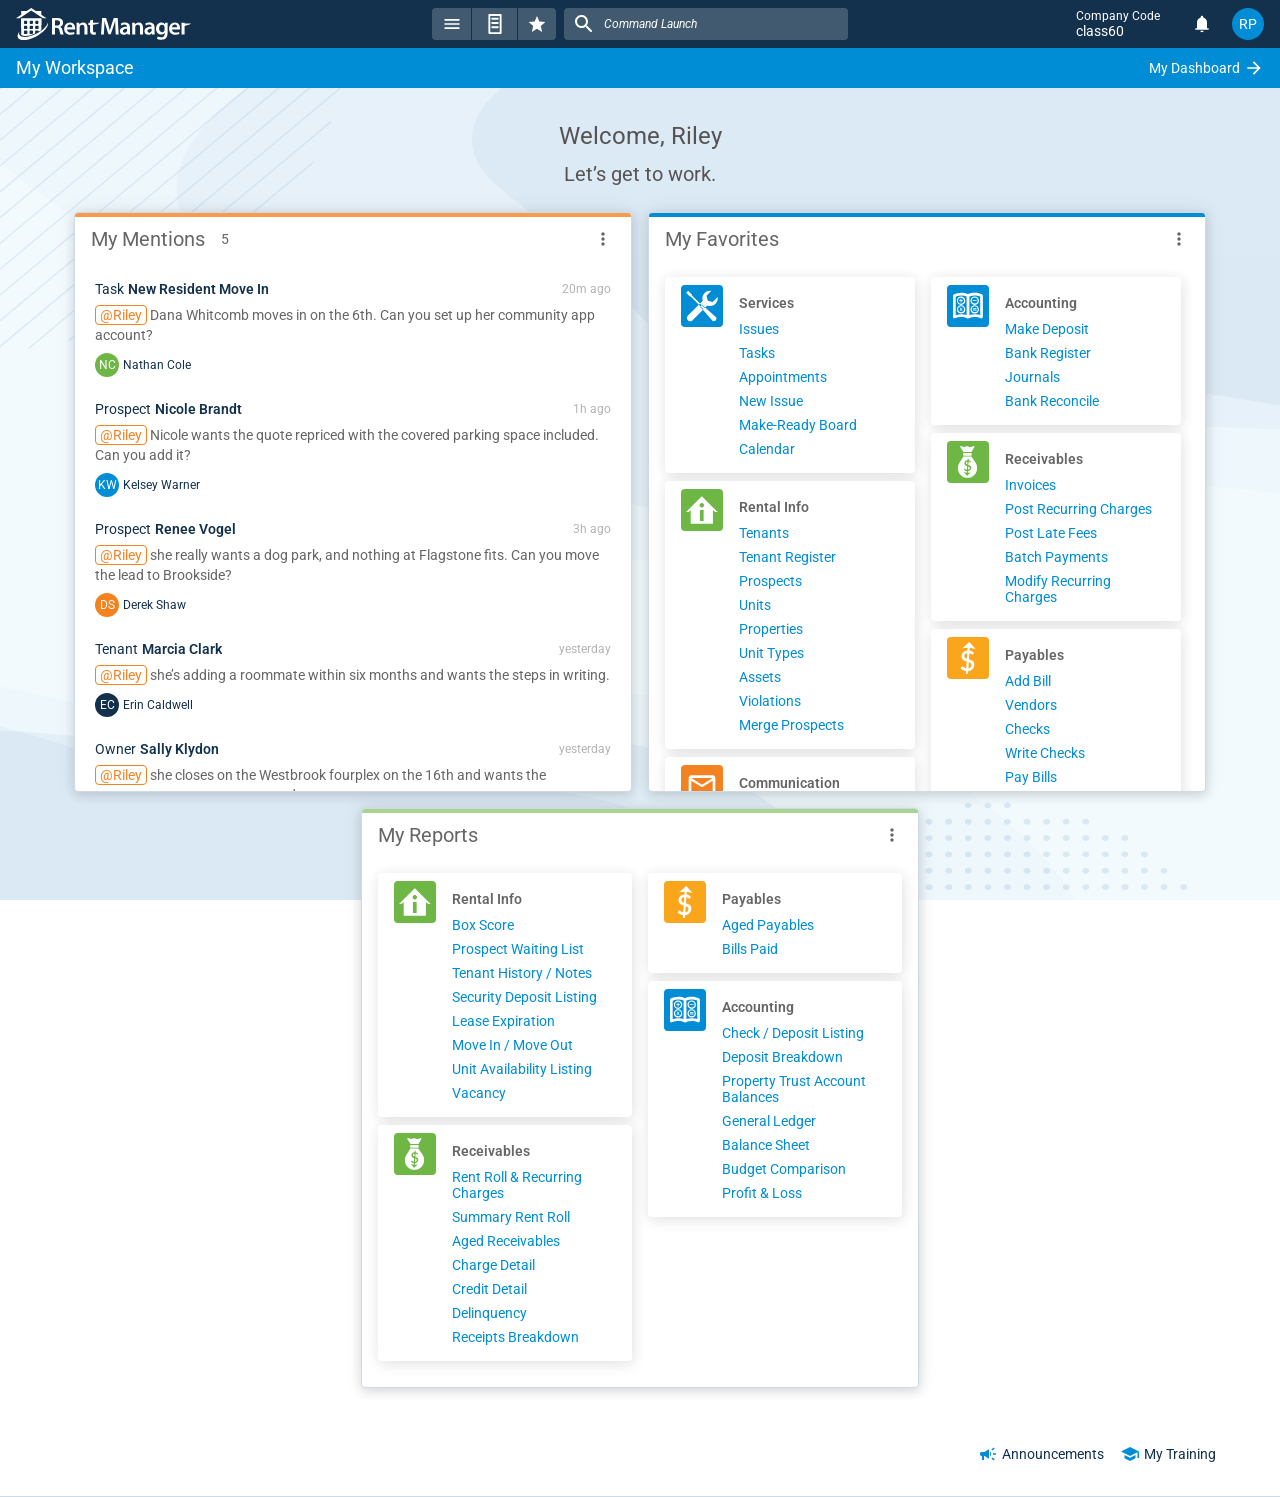
<file: screens/my-workspace-original.html>
<!doctype html>
<html lang="en">
<head>
<meta charset="utf-8">
<meta http-equiv="refresh" content="0; url=../index.html">
<link rel="canonical" href="../index.html">
<title>Tasks and AI Filters</title>
<script>location.replace('../index.html');</script>
<link rel="icon" type="image/svg+xml" href="../assets/favicon.svg"><link rel="icon" type="image/png" sizes="32x32" href="../assets/favicon-32.png"><link rel="apple-touch-icon" href="../assets/apple-touch-icon.png"></head>
<body>
<!-- This screen became the site's My Workspace on 2026-09-11, when the feedback
     was to drop the My Tasks tile and go back to the production UI. It was the
     reference baseline; now it is the thing itself, and it lives at the site
     root. Kept as a redirect rather than deleted so an existing link still
     lands somewhere. The version with the My Tasks tile is preserved on the
     v1-tasks-tile branch and tag. -->
<p>This page moved to <a href="../index.html">My Workspace</a>.</p>
</body>
</html>
</file>
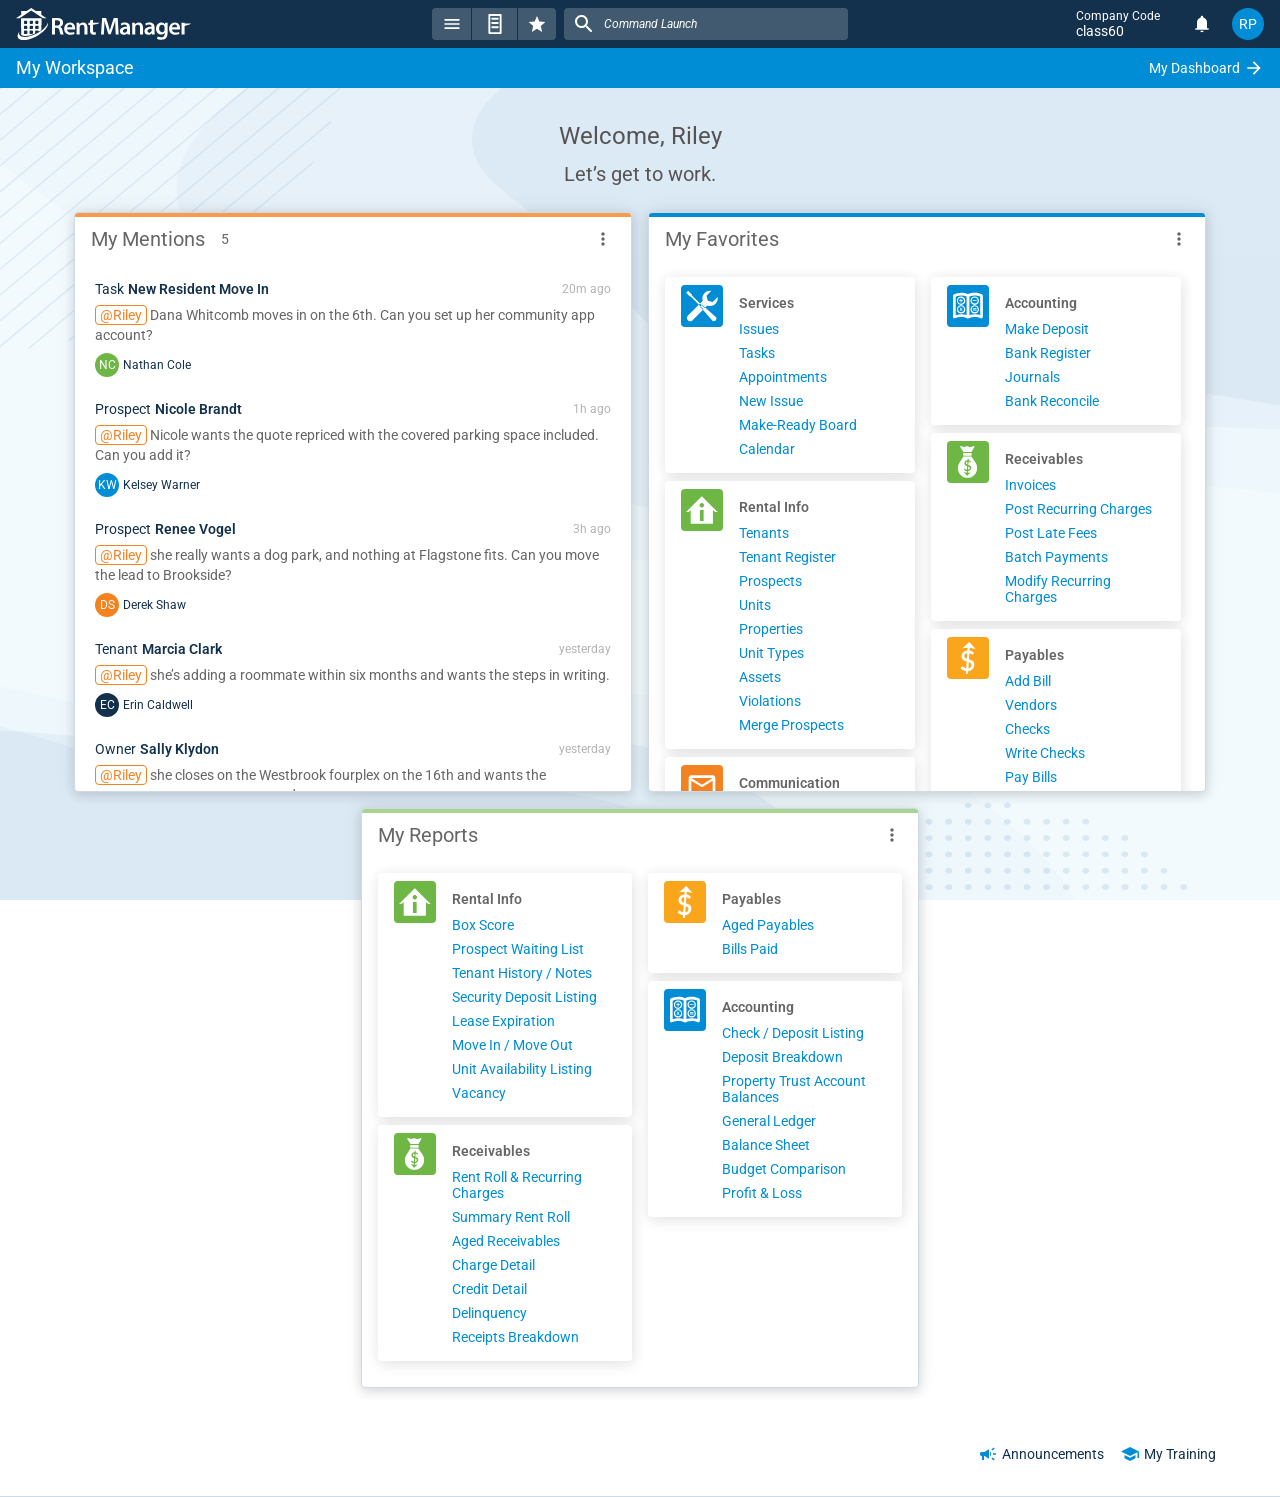
<file: screens/my-workspace.html>
<!doctype html>
<html lang="en">
<head>
<meta charset="utf-8">
<meta http-equiv="refresh" content="0; url=../index.html">
<link rel="canonical" href="../index.html">
<title>Tasks and AI Filters</title>
<script>location.replace('../index.html');</script>
<link rel="icon" type="image/svg+xml" href="../assets/favicon.svg"><link rel="icon" type="image/png" sizes="32x32" href="../assets/favicon-32.png"><link rel="apple-touch-icon" href="../assets/apple-touch-icon.png"></head>
<body>
<!-- This screen moved to the site root, since My Workspace is the only
     screen most visitors need. Kept as a redirect stub, not deleted
     outright, so a link or bookmark to the old path still lands somewhere. -->
<p>This page moved to <a href="../index.html">My Workspace</a>.</p>
</body>
</html>
</file>
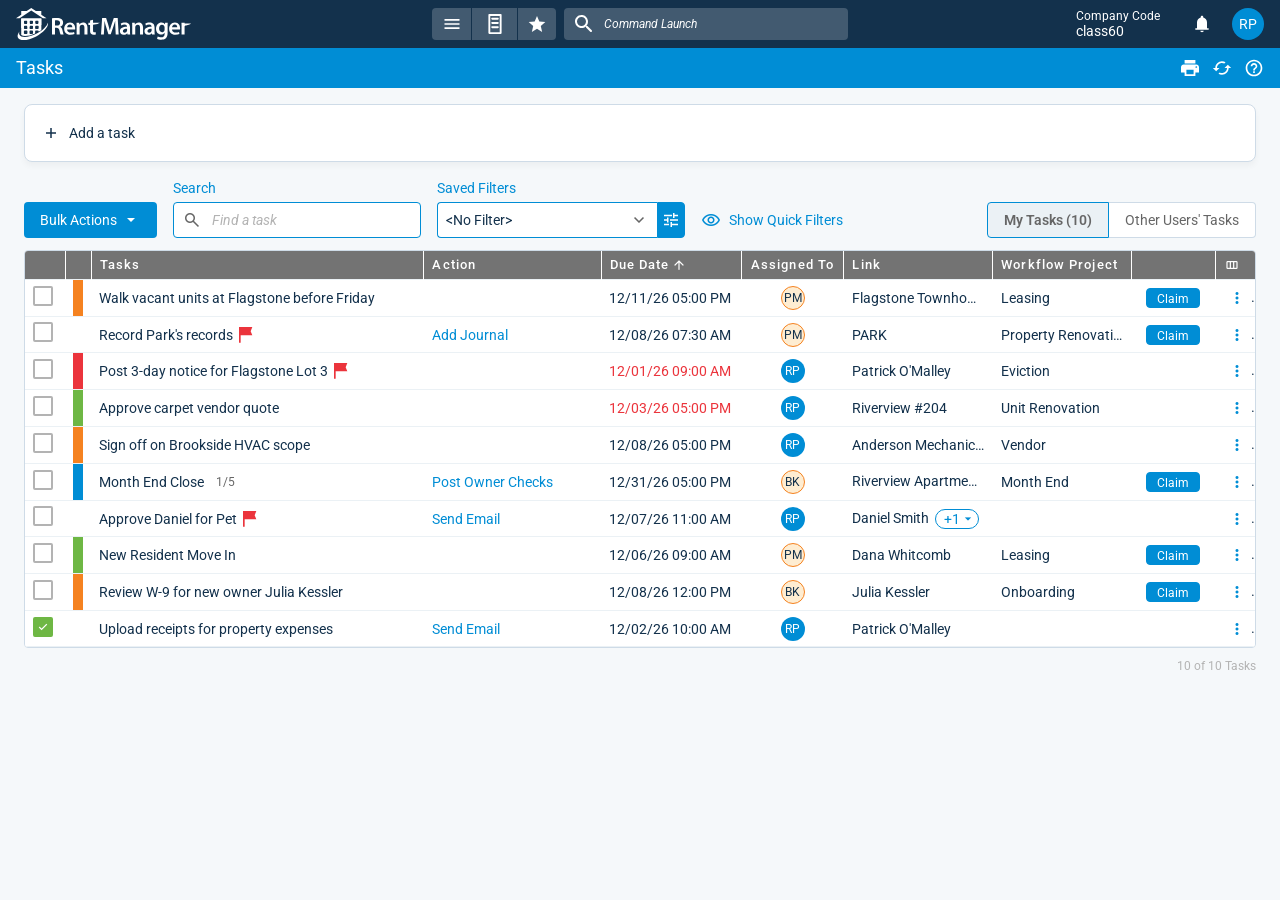
<file: screens/tasks.html>
<!doctype html><html><head><meta charset=utf8><meta name=viewport content="width=device-width,initial-scale=1"><style>:root{color-scheme:light}body{margin:0;padding:0;font:14px -apple-system,BlinkMacSystemFont,sans-serif;background:#faf9f5;color:#141413}img{max-width:100%}[hidden]:not([hidden=until-found]){display:none!important}</style><link rel="icon" type="image/svg+xml" href="../assets/favicon.svg"><link rel="icon" type="image/png" sizes="32x32" href="../assets/favicon-32.png"><link rel="apple-touch-icon" href="../assets/apple-touch-icon.png"></head><body>
<!-- RMX icons for the app bar + Context Bar only, the same 9 symbols used on
     every other screen in this prototype, copied from assets/icons.svg (not
     hand-drawn). The rest of this page's icons stay Material Symbols; see
     PROTOTYPE.md. -->
<svg xmlns="http://www.w3.org/2000/svg" style="display:none">
<symbol id="rmx-logo" viewBox="0 0 175 32" fill="currentColor"><path d="M15.2665 2.43711L26.9433 10.338H30.5331L25.3039 6.80123V3.12323H19.8699L15.2665 0.00915527L10.6632 3.12323H5.22613V6.80123L0 10.338H3.58671L15.2665 2.43711Z"/><path d="M19.2091 25.3785C19.1651 25.2693 19.1381 25.1411 19.1361 25.0069V23.4894C19.1361 22.9315 19.588 22.4788 20.1448 22.4788H21.6592C22.216 22.4788 22.6679 22.9315 22.6679 23.4894V23.6136C23.6115 23.0607 24.5072 22.4838 25.3389 21.8868V10.5123H5.22613V27.0553C7.93816 28.5988 13.4222 27.9878 19.2091 25.3765V25.3785ZM19.1361 13.4971C19.1431 12.9442 19.592 12.4985 20.1448 12.4985H21.6592C22.212 12.4985 22.6619 12.9442 22.6679 13.4961V15.0136C22.6679 15.5715 22.216 16.0243 21.6592 16.0243H20.1448C19.588 16.0243 19.1361 15.5715 19.1361 15.0136V13.4971ZM19.1361 18.5033C19.1361 17.9454 19.588 17.4927 20.1448 17.4927H21.6592C22.216 17.4927 22.6679 17.9454 22.6679 18.5033V20.0208C22.6679 20.5787 22.216 21.0314 21.6592 21.0314H20.1448C19.588 21.0314 19.1361 20.5787 19.1361 20.0208V18.5033ZM13.5182 13.4911C13.5252 12.9422 13.967 12.5005 14.5138 12.4925H16.0283C16.5811 12.4925 17.0309 12.9382 17.0369 13.4901V15.0076C17.0369 15.5655 16.5851 16.0183 16.0283 16.0183H14.5138C13.962 16.0112 13.5172 15.5615 13.5172 15.0076L13.5182 13.4911ZM13.5182 18.4953C13.5182 17.9414 13.963 17.4907 14.5138 17.4846H16.0283C16.5851 17.4846 17.0369 17.9374 17.0369 18.4953V20.0128C17.0369 20.5707 16.5851 21.0234 16.0283 21.0234H14.5138C13.962 21.0164 13.5172 20.5667 13.5172 20.0128L13.5182 18.4953ZM13.5182 23.4964C13.5182 22.9425 13.963 22.4918 14.5138 22.4858H16.0283C16.5851 22.4858 17.0369 22.9385 17.0369 23.4964V25.0139C17.0289 25.5658 16.5801 26.0105 16.0283 26.0105H14.5138C13.967 26.0035 13.5262 25.5618 13.5172 25.0159L13.5182 23.4964ZM7.90217 13.4911C7.90917 12.9382 8.35801 12.4925 8.91081 12.4925H10.4253C10.9731 12.4935 11.4169 12.9402 11.4169 13.4891C11.4169 13.4891 11.4169 13.4901 11.4169 13.4921V15.0096C11.4169 15.0136 11.4169 15.0186 11.4169 15.0246C11.4169 15.5735 10.9731 16.0193 10.4253 16.0213H8.91081C8.35401 16.0213 7.90217 15.5685 7.90217 15.0106V13.4911ZM7.90217 18.4953C7.90217 17.9374 8.35401 17.4846 8.91081 17.4846H10.4253C10.9741 17.4937 11.4169 17.9424 11.4169 18.4953V20.0128C11.4169 20.5647 10.9761 21.0134 10.4263 21.0234H8.91181C8.35501 21.0234 7.90317 20.5707 7.90317 20.0128L7.90217 18.4953ZM7.90217 23.4964C7.90217 22.9385 8.35401 22.4858 8.91081 22.4858H10.4253C10.9731 22.4868 11.4169 22.9315 11.4169 23.4824C11.4169 23.4874 11.4169 23.4934 11.4169 23.4984V25.0149C11.4089 25.5608 10.9701 26.0005 10.4263 26.0115H8.91181C8.36 26.0115 7.91117 25.5678 7.90317 25.0169L7.90217 23.4964Z"/><path d="M20.7556 25.6199C12.9694 29.6895 5.22113 30.2354 3.45076 26.8309C2.94594 25.8683 2.99593 24.6824 3.48375 23.3933C1.75637 25.7461 1.1176 27.9938 1.96929 29.6405C3.83363 33.2173 11.9787 32.6454 20.1618 28.3774C27.9 24.3338 32.8962 18.4182 31.8416 14.7632C31.0449 18.1297 26.7774 22.4648 20.7556 25.6199Z"/><path d="M5.22613 19.9356C6.1298 19.9076 7.01749 19.8675 7.90217 19.8144V18.4953C7.90217 17.9374 8.35401 17.4846 8.91081 17.4846H10.4253C10.9741 17.4937 11.4169 17.9424 11.4169 18.4953V19.554C12.1293 19.4879 12.8367 19.4131 13.5391 19.3297V18.4953C13.5391 17.9414 13.984 17.4907 14.5348 17.4846H16.0492C16.606 17.4846 17.0579 17.9374 17.0579 18.4953V18.8409C17.7726 18.7247 18.4824 18.6055 19.1821 18.4753C19.1981 17.9354 19.635 17.5027 20.1748 17.4947H21.6892C21.9741 17.4977 22.23 17.6179 22.413 17.8102C23.4216 17.5808 24.3973 17.3324 25.3569 17.068V10.5183H5.22713L5.22613 19.9356ZM19.1361 13.4911C19.1431 12.9382 19.592 12.4925 20.1448 12.4925H21.6592C22.212 12.4925 22.6619 12.9382 22.6679 13.4901V15.0076C22.6679 15.5655 22.216 16.0183 21.6592 16.0183H20.1448C19.588 16.0183 19.1361 15.5655 19.1361 15.0076V13.4911ZM13.5182 13.4911C13.5252 12.9422 13.967 12.5005 14.5138 12.4925H16.0283C16.5811 12.4925 17.0309 12.9382 17.0369 13.4901V15.0076C17.0369 15.5655 16.5851 16.0183 16.0283 16.0183H14.5138C13.962 16.0112 13.5172 15.5615 13.5172 15.0076L13.5182 13.4911ZM7.90217 13.4911C7.90917 12.9382 8.35801 12.4925 8.91081 12.4925H10.4253C10.9731 12.4935 11.4169 12.9402 11.4169 13.4891C11.4169 13.4891 11.4169 13.4901 11.4169 13.4921V15.0096C11.4169 15.0136 11.4169 15.0186 11.4169 15.0246C11.4169 15.5735 10.9731 16.0193 10.4253 16.0213H8.91081C8.35401 16.0213 7.90217 15.5685 7.90217 15.0106V13.4911Z"/><path d="M36.0068 10.3647C37.1593 10.1486 38.8285 10 40.5726 10C42.9558 10 44.5502 10.3917 45.6789 11.317C46.5867 12.0735 47.1034 13.2216 47.1034 14.6332C47.1034 16.7573 45.6517 18.1959 44.0845 18.7328V18.8037C45.288 19.2427 45.9985 20.3875 46.3895 21.9747C46.93 24.0245 47.372 25.9257 47.6916 26.5572H44.5978C44.3531 26.0743 43.9349 24.7269 43.4895 22.6805C42.9966 20.5361 42.235 19.8506 40.5182 19.8033H38.9951V26.5572H36V10.3647H36.0068ZM39.0019 17.6083H40.7936C42.83 17.6083 44.0845 16.5344 44.0845 14.9C44.0845 13.1203 42.83 12.2659 40.865 12.2659C39.9097 12.2659 39.2977 12.3369 39.0019 12.4111V17.6083Z"/><path d="M51.0811 21.4648C51.1558 23.6125 52.8251 24.5378 54.7629 24.5378C56.1636 24.5378 57.1461 24.3183 58.0776 24.0009L58.5196 26.0507C57.4895 26.4897 56.065 26.8071 54.3448 26.8071C50.4657 26.8071 48.1811 24.4399 48.1811 20.8063C48.1811 17.5137 50.1937 14.4171 54.0252 14.4171C57.8566 14.4171 59.1825 17.588 59.1825 20.195C59.1825 20.7556 59.1315 21.1946 59.0839 21.4648H51.0811ZM56.3336 19.3677C56.3608 18.2702 55.8678 16.4635 53.8552 16.4635C51.9888 16.4635 51.2034 18.1419 51.0811 19.3677H56.3336Z"/><path d="M60.6308 18.2195C60.6308 16.8552 60.5832 15.7104 60.5356 14.6838H63.1602L63.3098 16.4669H63.3812C63.9183 15.5382 65.2238 14.4171 67.2126 14.4171C69.2014 14.4171 71.4588 15.7577 71.4588 19.5129V26.5606H68.4365V19.8573C68.4365 18.1486 67.7974 16.8552 66.1519 16.8552C64.9484 16.8552 64.1121 17.7096 63.7959 18.6146C63.6973 18.8544 63.6463 19.2191 63.6463 19.5636V26.5606H60.624V18.2195H60.6308Z"/><path d="M77.0377 11.6378V14.6838H83.7521C83.7521 14.6838 82.4704 15.8016 79.9105 16.3284C78.2684 16.6695 77.0377 16.6121 77.0377 17.3179V22.1706C77.0377 23.6362 77.4287 24.369 78.5846 24.369C79.1252 24.369 79.4209 24.3453 79.7643 24.2474L79.8153 26.5167C79.3733 26.6856 78.5642 26.8308 77.6293 26.8308C76.5006 26.8308 75.5929 26.4661 75.0251 25.8548C74.3622 25.1727 74.0664 24.0752 74.0664 22.515V16.9295H72.3734V14.6872H74.0664V12.4686L77.0377 11.6412V11.6378Z"/><path d="M99.4043 19.854C99.3058 17.7299 99.1834 15.1701 99.2072 12.9515H99.1358C98.5952 14.954 97.9085 17.1693 97.1707 19.2461L94.7366 26.3648H92.4282L90.2218 19.3407C89.5826 17.2436 88.9945 15.0013 88.5525 12.9515H88.5015C88.4267 15.0958 88.3281 17.7096 88.2091 19.9519L87.8352 26.5606H85.0134L86.1183 10.1249H90.096L92.2548 16.7337C92.8429 18.6619 93.3631 20.6104 93.7779 22.4407H93.8526C94.2946 20.6611 94.859 18.6383 95.4981 16.71L97.7793 10.1249H101.706L102.665 26.5606H99.7171L99.3975 19.8573L99.4043 19.854Z"/><path d="M114.016 23.7071C114.016 24.781 114.067 25.8278 114.213 26.5606H111.487L111.266 25.2436H111.191C110.477 26.1689 109.229 26.8274 107.655 26.8274C105.252 26.8274 103.899 25.0984 103.899 23.2917C103.899 20.3166 106.578 18.7801 110.997 18.8037V18.6112C110.997 17.8278 110.678 16.5344 108.563 16.5344C107.387 16.5344 106.16 16.8991 105.347 17.4124L104.755 15.4605C105.643 14.927 107.19 14.4137 109.08 14.4137C112.911 14.4137 114.016 16.8282 114.016 19.4352V23.7071ZM111.069 20.7556C108.934 20.732 106.897 21.171 106.897 22.9743C106.897 24.1495 107.655 24.683 108.614 24.683C109.841 24.683 110.702 23.9029 110.997 23.052C111.069 22.8324 111.069 22.6129 111.069 22.3901V20.7556Z"/><path d="M116.226 18.2195C116.226 16.8552 116.175 15.7104 116.127 14.6838H118.752L118.902 16.4669H118.973C119.51 15.5382 120.812 14.4171 122.801 14.4171C124.79 14.4171 127.051 15.7577 127.051 19.5129V26.5606H124.028V19.8573C124.028 18.1486 123.389 16.8552 121.747 16.8552C120.544 16.8552 119.707 17.7096 119.388 18.6146C119.289 18.8544 119.242 19.2191 119.242 19.5636V26.5606H116.223V18.2195H116.226Z"/><path d="M138.569 23.7071C138.569 24.781 138.616 25.8278 138.766 26.5606H136.043L135.822 25.2436H135.747C135.033 26.1689 133.785 26.8274 132.211 26.8274C129.804 26.8274 128.455 25.0984 128.455 23.2917C128.455 20.3166 131.13 18.7801 135.55 18.8037V18.6112C135.55 17.8278 135.23 16.5344 133.116 16.5344C131.939 16.5344 130.709 16.8991 129.9 17.4124L129.315 15.4605C130.195 14.927 131.742 14.4137 133.632 14.4137C137.464 14.4137 138.569 16.8282 138.569 19.4352V23.7071ZM135.625 20.7556C133.486 20.732 131.45 21.171 131.45 22.9743C131.45 24.1495 132.211 24.683 133.167 24.683C134.397 24.683 135.254 23.9029 135.55 23.052C135.621 22.8324 135.621 22.6129 135.621 22.3901V20.7556H135.625Z"/><path d="M151.61 24.8282C151.61 27.3137 151.093 29.1001 149.842 30.2179C148.615 31.3188 146.871 31.6565 145.225 31.6565C143.702 31.6565 142.084 31.3154 141.051 30.7109L141.714 28.4382C142.475 28.8772 143.753 29.3432 145.202 29.3432C147.167 29.3432 148.642 28.32 148.642 25.7569V24.7303H148.595C147.904 25.7805 146.701 26.4863 145.106 26.4863C142.135 26.4863 140.024 24.0482 140.024 20.6847C140.024 16.7809 142.577 14.4171 145.45 14.4171C147.292 14.4171 148.35 15.2951 148.914 16.271H148.965L149.088 14.6872H151.712C151.661 15.4909 151.613 16.4703 151.613 18.1013V24.8316L151.61 24.8282ZM148.591 19.4352C148.591 19.1414 148.564 18.878 148.493 18.6349C148.173 17.5374 147.313 16.7066 146.038 16.7066C144.342 16.7066 143.094 18.1689 143.094 20.5834C143.094 22.6096 144.124 24.244 146.014 24.244C147.143 24.244 148.125 23.5112 148.469 22.4137C148.567 22.1233 148.595 21.7079 148.595 21.3668V19.4386L148.591 19.4352Z"/><path d="M156.006 21.4648C156.081 23.6125 157.75 24.5378 159.691 24.5378C161.092 24.5378 162.071 24.3183 163.006 24.0009L163.448 26.0507C162.418 26.4897 160.99 26.8071 159.273 26.8071C155.394 26.8071 153.109 24.4399 153.109 20.8063C153.109 17.5137 155.122 14.4171 158.953 14.4171C162.785 14.4171 164.111 17.588 164.111 20.195C164.111 20.7556 164.063 21.1946 164.012 21.4648H156.006ZM161.262 19.3677C161.286 18.2702 160.796 16.4635 158.783 16.4635C156.92 16.4635 156.132 18.1419 156.009 19.3677H161.265H161.262Z"/><path d="M165.556 18.5133C165.556 16.9025 165.532 15.7341 165.46 14.6838H168.649V15.3761H175C175 15.3761 173.824 16.5445 170.944 17.3213C170.101 17.5509 168.578 17.534 168.578 18.6248V26.5606H165.556V18.5133Z"/></symbol>
<symbol id="menu" viewBox="0 0 20 20" fill="currentColor"><path d="M2.5 15H17.5V13.3333H2.5V15ZM2.5 10.8333H17.5V9.16667H2.5V10.8333ZM2.5 5V6.66667H17.5V5H2.5Z"/></symbol>
<symbol id="reports" viewBox="0 0 20 20" fill="currentColor"><path d="M12.8125 5.67188H7.18752C6.67002 5.67188 6.25002 5.25188 6.25002 4.73438C6.25002 4.21688 6.67002 3.79688 7.18752 3.79688H12.8125C13.33 3.79688 13.75 4.21688 13.75 4.73438C13.75 5.25188 13.33 5.67188 12.8125 5.67188ZM12.8125 9.90563H7.18752C6.67002 9.90563 6.25002 9.48563 6.25002 8.96813C6.25002 8.45063 6.67002 8.03063 7.18752 8.03063H12.8125C13.33 8.03063 13.75 8.45063 13.75 8.96813C13.75 9.48563 13.33 9.90563 12.8125 9.90563ZM12.8125 14.1406H7.18752C6.67002 14.1406 6.25002 13.7206 6.25002 13.2031C6.25002 12.6856 6.67002 12.2656 7.18752 12.2656H12.8125C13.33 12.2656 13.75 12.6856 13.75 13.2031C13.75 13.7206 13.33 14.1406 12.8125 14.1406ZM15.6625 20H4.33752C3.82002 20 3.40002 19.58 3.40002 19.0625V0.990631C3.40002 0.473131 3.82002 0.0531311 4.33752 0.0531311H15.6625C16.18 0.0531311 16.6 0.473131 16.6 0.990631V19.0625C16.6 19.58 16.18 20 15.6625 20ZM5.28065 18.125H14.7181V1.93438H5.28065V18.125Z"/></symbol>
<symbol id="grade" viewBox="0 0 20 20" fill="currentColor"><path d="M10 14.8083L15.15 17.9167L13.7833 12.0583L18.3333 8.11667L12.3417 7.60834L10 2.08334L7.65834 7.60834L1.66667 8.11667L6.21667 12.0583L4.85001 17.9167L10 14.8083Z"/></symbol>
<symbol id="search" viewBox="0 0 20 20" fill="currentColor"><path d="M12.9167 11.6667H12.2583L12.025 11.4417C13.025 10.275 13.5417 8.68334 13.2583 6.99167C12.8667 4.675 10.9333 2.825 8.59999 2.54167C5.07499 2.10834 2.10832 5.075 2.54165 8.6C2.82499 10.9333 4.67499 12.8667 6.99165 13.2583C8.68332 13.5417 10.275 13.025 11.4417 12.025L11.6667 12.2583V12.9167L15.2083 16.4583C15.55 16.8 16.1083 16.8 16.45 16.4583C16.7917 16.1167 16.7917 15.5583 16.45 15.2167L12.9167 11.6667ZM7.91665 11.6667C5.84165 11.6667 4.16665 9.99167 4.16665 7.91667C4.16665 5.84167 5.84165 4.16667 7.91665 4.16667C9.99165 4.16667 11.6667 5.84167 11.6667 7.91667C11.6667 9.99167 9.99165 11.6667 7.91665 11.6667Z"/></symbol>
<symbol id="notifications" viewBox="0 0 20 20" fill="currentColor"><path d="M3.33334 15.8334V14.1667H5.00001V8.33335C5.00001 7.18058 5.34723 6.15627 6.04168 5.26044C6.73612 4.3646 7.6389 3.7778 8.75001 3.50002V2.91669C8.75001 2.56946 8.87154 2.27433 9.11459 2.03127C9.35765 1.78821 9.65279 1.66669 10 1.66669C10.3472 1.66669 10.6424 1.78821 10.8854 2.03127C11.1285 2.27433 11.25 2.56946 11.25 2.91669V3.50002C12.3611 3.7778 13.2639 4.3646 13.9583 5.26044C14.6528 6.15627 15 7.18058 15 8.33335V14.1667H16.6667V15.8334H3.33334ZM10 18.3334C9.54168 18.3334 9.14932 18.1702 8.82293 17.8438C8.49654 17.5174 8.33334 17.125 8.33334 16.6667H11.6667C11.6667 17.125 11.5035 17.5174 11.1771 17.8438C10.8507 18.1702 10.4583 18.3334 10 18.3334Z"/></symbol>
<symbol id="print" viewBox="0 0 20 20" fill="currentColor"><path d="M16.3 6.44444H3.7C2.206 6.44444 1 7.63556 1 9.11111V14.4444H4.6V18H15.4V14.4444H19V9.11111C19 7.63556 17.794 6.44444 16.3 6.44444ZM13.6 16.2222H6.4V11.7778H13.6V16.2222ZM16.3 10C15.805 10 15.4 9.6 15.4 9.11111C15.4 8.62222 15.805 8.22222 16.3 8.22222C16.795 8.22222 17.2 8.62222 17.2 9.11111C17.2 9.6 16.795 10 16.3 10ZM15.4 2H4.6V5.55556H15.4V2Z"/></symbol>
<symbol id="autorenew" viewBox="0 0 20 20" fill="currentColor"><path d="M15.8333 6.66668L12.5 10H15C15 12.7583 12.7583 15 9.99998 15C9.15831 15 8.35831 14.7917 7.66665 14.4167L6.44998 15.6333C7.47498 16.2833 8.69165 16.6667 9.99998 16.6667C13.6833 16.6667 16.6666 13.6833 16.6666 10H19.1666L15.8333 6.66668ZM4.99998 10C4.99998 7.24168 7.24165 5.00001 9.99998 5.00001C10.8416 5.00001 11.6416 5.20834 12.3333 5.58334L13.55 4.36668C12.525 3.71668 11.3083 3.33334 9.99998 3.33334C6.31665 3.33334 3.33331 6.31668 3.33331 10H0.833313L4.16665 13.3333L7.49998 10H4.99998Z"/></symbol>
<symbol id="help" viewBox="0 0 20 20" fill="currentColor"><path d="M9.16669 15H10.8334V13.3334H9.16669V15ZM10 1.66669C5.40002 1.66669 1.66669 5.40002 1.66669 10C1.66669 14.6 5.40002 18.3334 10 18.3334C14.6 18.3334 18.3334 14.6 18.3334 10C18.3334 5.40002 14.6 1.66669 10 1.66669ZM10 16.6667C6.32502 16.6667 3.33335 13.675 3.33335 10C3.33335 6.32502 6.32502 3.33335 10 3.33335C13.675 3.33335 16.6667 6.32502 16.6667 10C16.6667 13.675 13.675 16.6667 10 16.6667ZM10 5.00002C8.15835 5.00002 6.66669 6.49169 6.66669 8.33335H8.33335C8.33335 7.41669 9.08335 6.66669 10 6.66669C10.9167 6.66669 11.6667 7.41669 11.6667 8.33335C11.6667 10 9.16669 9.79169 9.16669 12.5H10.8334C10.8334 10.625 13.3334 10.4167 13.3334 8.33335C13.3334 6.49169 11.8417 5.00002 10 5.00002Z"/></symbol>
</svg>

<!--
  Tasks Enhancements Prototype, Rent Manager Express (RMX)
  Single self-contained file, built strictly from the rmx-prototyping skill's design system
  (references/design.md + assets/rmx.css) rather than from Figma pixel-matching, no Figma MCP
  access was available in this build session. Feature layout/content follows the "Tasks
  Enhancements" concept established in earlier sessions; every color, radius, spacing, type
  style, and component anatomy decision below is grounded in design.md, not guessed.

  RMX-CONFORMANCE PASS, fixed against design.md's non-negotiable rules (§1 Visual DNA, §7
  component recipes):
  1. Assigned To dropdown tabs (Users / User Roles): active-tab underline corrected from blue to
     RMX orange #F58220, design.md §7.1 is explicit that Tabs underline in orange, never blue.
  2. Quick Add card: REVERSED 2026-09-10 against the real `Add Task` component (Tasks
     Enhancements 4098:74461 default / 3502:96852 selected). This pass had taken the radius down
     to 4px and stripped the shadow on the reasoning that nothing above 4px belongs on a control;
     the component itself is 8px with the Foundations `dropshadow-xs` effect, so the design wins
     and both are back. It is a card, not a control. See PROTOTYPE.md design-system item 1.
  3. Checkbox border-color overrides removed from the register, the Assigned To search row, and
     the Select Other Users list, design.md's checkbox spec documents exactly one unchecked
     border color (#B3B3B3, universal) with no per-context variant, so all checkboxes now share it.
  4. Register body rows: height corrected to the documented 36px (was 40px) and hairlines to the
     documented register-hairline token #EBF1F5 top+bottom (was the general #CEDBE7 border token).
  5. "Bulk Actions" button corrected from Primary to Secondary, design.md §6.3 specifies the
     register filter row's leading action as a Secondary button; Primary is reserved for the
     trailing Add action.
  6. App header right-zone gap corrected to the documented 32px (was 24px).
  7. Toast repositioned from top-center to a top-right corner, design.md §7.4 specifies "Corner,
     auto-dismissing."
  8. Tile headers (Task Checklist / Task Details / History-Notes) and the embedded Task Checklist
     table header corrected to the single documented treatment (2px blue Tile underline; 1px
     hairline for a register embedded in a tile), the per-tile green/gray/orange underlines and
     the checklist table's orange header border were invented variants with no basis in design.md.
  9. Register color-indicator bar: pink swapped for red. Pink/teal/purple are explicitly reserved
     in design.md §2.4 for Signable Document signature fields and must never be repurposed as a
     general status color, the bar now uses only the four standard status tokens (red, blue,
     green, orange).
  10. "Show Quick Filters" icon corrected from 24px to the documented 20px.

  EXTENSIONS BEYOND THE BASE SYSTEM (§10, RMX doesn't define these, so they're built in its
  spirit: white surface, hairline border, 4px radius, blue interactivity, no new colors):
  - Register color-indicator bar, Users Bubbles avatar cluster + tooltip, Assigned To dropdown,
    Quick Add bar, the New Task/Task Details modal's Action card and Task Checklist tile, and the
    floating Actions/kebab menus are all Tasks-feature-specific compositions, not named in
    design.md. Each reuses only documented tokens (RMX Blue for interactivity, navy for values,
    the standard 4px radius/hairline vocabulary, orange for the "attention"/flag semantics).
  - Select Other Users role→chip mapping is simplified to 1:1 (each role checkbox produces one
    chip) rather than modeling a role expanding into multiple real users.
  - Register color bars use only the four documented status tokens (red #EB343C error, green
    #6EB744 success, orange #F58220 attention, blue #008DD5 brand) as a general-purpose row
    categorization, not tied to a specific verified dataset.
  - Icon substitutions (Material Symbols Outlined used in place of Express's custom icon set, per
    design.md §5's explicit instruction to substitute-and-comment): "view_column" for the register
    column-picker, "apartment" for the company/property domain icon, "sms"/"mail"/"description"
    for Send Text/Write Letter/Publish Signable Document in the Actions Dropdown.
-->
<title>Tasks and AI Filters</title>
<link rel="preconnect" href="https://fonts.googleapis.com">
<link href="https://fonts.googleapis.com/css2?family=Roboto:ital,wght@0,400;0,500;0,600;1,400&display=swap" rel="stylesheet">
<link href="https://fonts.googleapis.com/css2?family=Material+Symbols+Outlined:opsz,wght,FILL,GRAD@20..48,400,0..1,0" rel="stylesheet">
<!-- Foundation stylesheets, linked (not re-derived) so the app bar and Context
     Bar below are byte-for-byte the same tokens and component as My Workspace
    , Emma's call, 2026-09-10. See PROTOTYPE.md, "The Tasks screen". Only
     these two regions use them; everything else on this page keeps its own
     --rmx-* variable names and its own Material Symbols icons, untouched. -->
<link rel="stylesheet" href="../assets/tokens.css?v=f4274242">
<link rel="stylesheet" href="../assets/type.css?v=c3476cf5">
<link rel="stylesheet" href="../assets/rmx.css?v=66dbd280">
<link rel="stylesheet" href="../assets/megamenu.css?v=98ac15a8">
<link rel="stylesheet" href="../assets/datetime.css?v=5d4947b1">
<link rel="stylesheet" href="../assets/history-notes.css?v=6020478b">
<style>
/* ============================================================
   RMX (Rent Manager Express) starter stylesheet, inlined from
   the rmx-prototyping skill's assets/rmx.css, extended below for
   the Tasks feature (register, checklist tile, chips, dropdown
   menu, toggle switch, modals/overlays).
   ============================================================ */
:root {
  --rmx-blue: #008dd5; --rmx-blue-hover: #0071aa; --rmx-navy: #13314c;
  --rmx-hairline: #cedbe7; --rmx-green: #6eb744; --rmx-red: #eb343c;
  --rmx-orange: #f58220; --rmx-yellow: #faa61c; --rmx-marketing: #f79b4d;
  --text-primary: #666666; --text-secondary: var(--rmx-navy); --text-link: var(--rmx-blue);
  --text-disabled: #b3b3b3; --icon-muted: #666666;
  --bg-page: #f3f4f8; --bg-surface: #ffffff; --bg-subtle: #f5f8fa; --bg-hover: #ebf1f5;
  --bg-brand-tint: #cce8f7; --bg-disabled: #f2f2f2;
  --lozenge-success: #e2f1da; --lozenge-error: #fbd6d8; --lozenge-brand: #cce8f7; --lozenge-notice: #feedd2;
  --main-header: #13314c; --command-launch: #425a70; --context-header: #008dd5;
  --register-header: #737373; --register-hairline: #ebf1f5; --alert-chip: #bc2a30;
  --sp-xxs: 4px; --sp-xs: 8px; --sp-sm: 12px; --sp-md: 16px; --sp-lg: 20px; --sp-xl: 24px; --sp-2xl: 32px; --sp-3xl: 40px;
  --r-xs: 2px; --r-sm: 4px; --r-md: 8px;
  /* The three named Foundations effect styles, read off their own
     definitions 2026-09-10 -- the versions this file carried were each
     missing layers. See assets/workspace.css for the harvest note. */
  --shadow-sm:
    2px 2px 12px -5px rgba(76,76,76,.08),
    0 4px 15px -5px rgba(76,76,76,.08),
    0 -1px 20px -5px rgba(76,76,76,.02);
  --shadow-md:
    1px 2px 12px 1px rgba(76,76,76,.10),
    0 4px 10px -10px rgba(76,76,76,.10),
    0 -2px 20px -5px rgba(76,76,76,.08);
  --shadow-lg:
    1px 2px 12px 1px rgba(76,76,76,.14),
    0 10px 10px -5px rgba(76,76,76,.15),
    0 -2px 20px -10px rgba(76,76,76,.06),
    0 0 5px -10px rgba(76,76,76,.05);
  --shadow-toast: 0 3px 6px rgba(0,0,0,.25);
  /* Foundations effect style `dropshadow-xs`, carried by the Add Task component. */
  --shadow-xs: 0 4px 6px rgba(0,0,0,.04);
  --shadow-orion: 0 0 12px rgba(0,141,213,.20);
  --orion-gradient: linear-gradient(90deg, var(--rmx-blue), var(--rmx-green));
  --orion-bg-gradient: linear-gradient(180deg, var(--rmx-hairline), var(--rmx-blue));
  /* Register column widths, draggable via the white column-resize handles; JS updates these */
  /* Sized to what the columns actually hold. They came off the frame at
     1888px total, which no laptop shows without scrolling -- and Assigned To
     was 270px for three 24px bubbles. Each width below is the widest real
     value in this prototype's data plus the cell's 16px of padding, so the
     register fits without cutting anything off. Emma's call, 2026-09-11. */
  /* Widths measured off the frame. They are what each column gets when there is
     room; the Tasks column takes the remainder, and below about 1100px the
     whole table shrinks proportionally rather than scrolling. */
  --col-check-w: 40px; --col-color-w: 26px; --col-task-w: 400px; --col-action-w: 200px;
  --col-due-w: 158px; --col-assigned-w: 116px; --col-link-w: 168px; --col-workflow-w: 156px;
  --col-claim-w: 84px; --col-kebab-w: 40px;
}
* { box-sizing: border-box; }
/* Confirmed by pixel-sampling the Figma page render (multiple points, full resolution): the Tasks
   page's own background is #F5F8FA (bg-subtle), not the generic RMX page background #F3F4F8. */
body { margin:0; font-family:'Roboto',sans-serif; font-size:14px; line-height:20px; color:var(--text-primary); background:var(--bg-subtle); }
h1,h2,h3,h4 { color:var(--text-secondary); font-weight:500; margin:0; }
h3 { font-size:16px; font-weight:600; line-height:24px; }
a { color:var(--text-link); text-decoration:none; cursor:pointer; }
/* Blue text buttons/links carry no underline in either state, Emma's call,
   2026-09-10, matching the same house rule already applied on index.html.
   Every <a> in this file is this blue action-text style; none needed
   scoping out. */
a:hover { text-decoration:none; }
/* Icons never underline, even inside a hovered link/action-text that underlines its own text
   (text-decoration:none on a descendant suppresses the ancestor's underline under that descendant's box). */
.material-symbols-outlined { font-size:20px; vertical-align:middle; user-select:none; text-decoration:none; }
.material-symbols-outlined.filled { font-variation-settings:'FILL' 1; }
.icon-16{font-size:16px;} .icon-24{font-size:24px;} .icon-32{font-size:32px;}

/* Buttons */
.btn{display:inline-flex;align-items:center;justify-content:center;gap:4px;height:36px;padding:0 16px;border:none;border-radius:var(--r-sm);font:400 14px/1 'Roboto',sans-serif;cursor:pointer;white-space:nowrap;}
.btn .material-symbols-outlined{font-size:20px;}
.btn-primary{background:var(--rmx-blue);color:#fff;}
.btn-primary:hover{background:var(--rmx-blue-hover);}
.btn-primary:disabled{background:rgba(0,141,213,.5);cursor:default;}
.btn-secondary{background:#fff;color:var(--rmx-blue);border:1px solid var(--rmx-blue);}
.btn-secondary:hover{background:var(--bg-hover);}
.btn-secondary:disabled{border-color:#ebf1f5;color:var(--text-disabled);cursor:default;}
.btn-danger{background:#fff;color:var(--rmx-red);border:1px solid var(--rmx-red);}
.btn-danger:hover{background:var(--lozenge-error);}
.btn-text{background:transparent;color:var(--rmx-blue);padding:0 8px;border:none;cursor:pointer;font:400 14px 'Roboto',sans-serif;}
.btn-text:hover{background:rgba(0,0,0,.05);}
.btn-compact{height:24px;font-size:14px;padding:0 8px;}
.btn-compact .material-symbols-outlined{font-size:16px;}

/* Inputs */
.field{display:flex;flex-direction:column;gap:4px;}
.field>label{font-size:14px;color:var(--text-primary);}
/* Value text inside any input-shaped control is navy (--text-secondary),
   which is what the real Input Field draws; grey belongs to the label
   beside it, not the value inside it. Emma's call, 2026-09-11, applied to
   every field on the screen rather than the one she caught. Placeholders
   stay italic --text-disabled, and .input.disabled still greys out below. */
.input{display:flex;align-items:center;gap:8px;height:36px;padding:0 8px;background:var(--bg-subtle);border:1px solid var(--rmx-hairline);border-radius:var(--r-sm);color:var(--text-secondary);}
.input:focus-within{border-color:var(--rmx-blue);}
/* A bare element carrying .input directly (e.g. <textarea class="input">) is itself the focus target,
   so :focus-within never fires on it -- style :focus directly and suppress the native outline
   (otherwise the browser's default ring, yellow/orange in some browsers, shows instead of the RMX blue border). */
.input:focus{outline:none;border-color:var(--rmx-blue);}
.input input{border:none;background:transparent;outline:none;flex:1;font:400 14px 'Roboto',sans-serif;color:var(--text-secondary);min-width:0;}
.input input::placeholder{font-style:italic;color:var(--text-disabled);}
.input .material-symbols-outlined{color:var(--icon-muted);font-size:20px;}
.input.disabled{background:var(--bg-disabled);color:var(--text-disabled);}
.input.disabled .material-symbols-outlined{color:var(--text-disabled);}
.input input:disabled{color:var(--text-disabled);cursor:default;}

/* Checkbox / radio */
.check{display:inline-flex;align-items:center;gap:8px;font-size:14px;cursor:pointer;user-select:none;}
.chkbox{width:20px;height:20px;flex:none;border:2px solid #b3b3b3;border-radius:var(--r-xs);background:#fff;display:inline-flex;align-items:center;justify-content:center;cursor:pointer;}
/* Icon/icon-attention (#f58220), not the marketing orange (#f79b4d). The
   skill names this one by name -- "a checked checkbox is orange,
   --icon-attention, NOT the marketing orange" -- and this had the marketing
   value, so every checked checkbox on the screen was a shade off. Found while
   making the register's checklist checkbox match Task Details', 2026-09-11.

   Checklist items do not use it. They are `.chkbox.green`, the same green a
   completed task row uses, because completing a checklist item is the same
   kind of event as completing the task: something finished. Emma's call,
   2026-09-14, and a deliberate deviation from the skill's rule; see
   PROTOTYPE.md. Orange still means attention on every other checkbox here. */
.chkbox.checked{background:var(--rmx-orange);border-color:var(--rmx-orange);}
.chkbox.checked .material-symbols-outlined{font-size:16px;color:#fff;}
.chkbox.blue.checked{background:var(--rmx-blue);border-color:var(--rmx-blue);}
.chkbox.green.checked{background:var(--rmx-green);border-color:var(--rmx-green);}
.chkbox.sm{width:16px;height:16px;border-width:1.5px;}
.chkbox.sm .material-symbols-outlined{font-size:13px;}
.chkbox.disabled{background:var(--bg-disabled);border-color:var(--text-disabled);cursor:default;}

/* Toggle switch (segmented) */
.toggle-switch{display:inline-flex;}
.toggle-switch button{min-width:66px;height:36px;padding:0 16px;background:#fff;border:1px solid var(--rmx-hairline);font:400 14px 'Roboto',sans-serif;color:var(--text-primary);cursor:pointer;}
/* The first segment dropped its right border so the two would not double up,
   which left no line between them at all. It keeps one -- blue while it is
   the active segment, so the divider matches the outline it belongs to.
   Emma's call, 2026-09-11. */
.toggle-switch button:first-child{border-radius:var(--r-sm) 0 0 var(--r-sm);border-right:1px solid var(--rmx-hairline);}
.toggle-switch button:first-child.active{border-right-color:var(--rmx-blue);}
.toggle-switch button:first-child.active + button{border-left:none;}
.toggle-switch button:last-child{border-radius:0 var(--r-sm) var(--r-sm) 0;}
.toggle-switch button.active{background:var(--bg-hover);border-color:var(--rmx-blue);font-weight:600;}

/* Lozenge / pill */
.lozenge{display:inline-flex;align-items:center;gap:8px;height:24px;padding:0 8px;border-radius:var(--r-sm);font-size:14px;color:var(--rmx-navy);}
.pill-counter{display:inline-flex;align-items:center;gap:2px;height:20px;padding:0 6px 0 8px;border:1px solid var(--rmx-blue);border-radius:12px;background:#fff;color:var(--rmx-blue);font-size:13px;cursor:pointer;}
.pill-counter .material-symbols-outlined{font-size:16px;}

/* Toast */
/* Top centre, 16px below the app bar + Context Bar. Emma's call, 2026-09-10,
   reversing this artifact's own earlier decision (top-right corner, citing
   design.md §7.4 "Corner, auto-dismissing"): and used ONLY for a completed
   action now (task added/saved/deleted/closed, checklist populated), not for
   data-rmx-todo placeholders; see the removed listener below this script. */
/* Every toast is green. A toast on these screens only ever reports something
   that finished -- task added, saved, closed, claimed, note added, filters
   applied -- and Toast State=Success (#6eb744) is what that looks like. The
   navy State=Action ground is for a toast that is asking something, and there
   are none here. Emma's call, 2026-09-11. */
.toast{position:fixed;top:96px;left:50%;z-index:500;display:flex;align-items:center;gap:8px;padding:16px;border-radius:var(--r-sm);background:var(--rmx-green);color:#fff;font-size:16px;font-weight:600;line-height:24px;box-shadow:var(--shadow-toast);max-width:360px;transform:translate(-50%,-8px);opacity:0;pointer-events:none;transition:all .18s ease;}
.toast.show{transform:translate(-50%,0);opacity:1;}
.toast.success{background:var(--rmx-green);}
.toast .material-symbols-outlined{font-size:32px;}

/* Page chrome */
/* .app-header / .context-bar (this artifact's own bespoke header) are gone,
   replaced by the real .rmx-appbar / .rmx-contextbar components, linked from
   assets/rmx.css, matching index.html exactly. See PROTOTYPE.md, "The Tasks
   screen". Full-bleed + sticky-pinned on scroll, same treatment as My
   Workspace, Emma's call 2026-09-10 (both calls). */
.rmx-appbar, .rmx-contextbar { width: 100%; }
.rmx-appbar { position: sticky; top: 0; z-index: 40; }
.rmx-contextbar { position: sticky; top: 48px; z-index: 39; }
.page-content{padding:16px 24px 40px;background:var(--bg-subtle);max-width:1888px;margin:0 auto;}

/* Quick add task bar */
/* The app-bar lockup is the way home from anywhere. Emma's call,
   2026-09-10: "on click of the logo it should always take you to the
   workspace no matter the page". The anchor is layout-neutral -- the svg
   keeps its own 175x32 and flex:none from rmx.css. */
.rmx-appbar__home { display: inline-flex; align-items: center; color: inherit; text-decoration: none; flex: none; }
.qadd-bar{border:1px solid var(--rmx-hairline);border-radius:var(--r-md);background:#fff;overflow:hidden;box-shadow:var(--shadow-xs);}
/* Expanded state gets the standard focused-control treatment (blue border, still 4px radius,
   no shadow) -- Tiles/cards are border-led per design.md, never floating shadow cards. */
.qadd-bar.expanded{border-color:var(--rmx-blue);}
/* The whole collapsed bar opens the quick-add, so it says so. */
.qadd-collapsed{height:56px;display:flex;align-items:center;padding:0 16px;gap:8px;cursor:pointer;color:var(--text-secondary);font-size:14px;}
.qadd-collapsed .material-symbols-outlined{color:var(--text-secondary);}
.qadd-expanded{display:flex;flex-direction:column;}
.qadd-row1{height:52px;display:flex;align-items:center;justify-content:space-between;padding:8px 16px;gap:16px;}
.qadd-row1 .left{display:flex;align-items:center;gap:8px;flex:1;min-width:0;}
.qadd-row1 input{flex:1;min-width:0;border:none;background:transparent;outline:none;font:400 14px 'Roboto',sans-serif;color:var(--rmx-navy);}
.qadd-row1 input::placeholder{font-style:italic;color:var(--text-disabled);}
.qadd-row1 .charcount{font-size:14px;color:var(--text-disabled);white-space:nowrap;flex:none;}
.qadd-row2{height:52px;background:var(--bg-subtle);border-top:1px solid var(--rmx-hairline);display:flex;align-items:center;justify-content:space-between;padding:12px 16px;}
.qadd-row2-left{display:flex;align-items:center;gap:24px;}
.qadd-row2-right{display:flex;align-items:center;gap:16px;font-size:14px;}
.qadd-row2-right a{color:var(--rmx-blue);}
.qadd-row2-right a.muted{color:var(--text-disabled);cursor:default;pointer-events:none;}
/* Users Bubbles avatar cluster: up to 2 avatars shown, then a "+N" overflow bubble */
/* Avatar "Style=Inline Avatar Group" overlaps its items by 4px (the library
   records itemSpacing -4), which is what the register's rows already do. */
.ub-avatars{display:inline-flex;align-items:center;}
.ub-avatar{position:relative;width:24px;height:24px;border-radius:50%;background:var(--rmx-blue);color:#fff;font-size:12px;display:inline-flex;align-items:center;justify-content:center;flex:none;cursor:pointer;margin-left:-4px;}
.ub-avatar:first-child{margin-left:0;}
/* The overflow bubble is the same blue as the avatars it stands for -- and
   the same orange when what it stands for is roles. Emma's call, 2026-09-11. */
.ub-avatar.plus{background:var(--rmx-blue);border:1px solid var(--rmx-blue);color:#fff;font-size:12px;}
.ub-avatar.plus.role{background:var(--lozenge-notice);border-color:var(--rmx-orange);color:var(--rmx-navy);}
/* A role is orange in the Assignee field and in the dropdown list, the same
   as its bubble in the register. */
.ub-avatar.role{background:var(--lozenge-notice);border:1px solid var(--rmx-orange);color:var(--rmx-navy);}
.ub-avatar:hover .user-bubble-tooltip{display:block;}
/* Users Bubbles: hovering the avatar shows a name tooltip; clicking it reveals a "+" that opens
   the Assigned To dropdown, per node 4543:100018's "Users Bubbles" component. */
.user-bubble-wrap{position:relative;display:inline-flex;align-items:center;gap:4px;cursor:pointer;}
.user-bubble-wrap .plus-icon{display:none;color:var(--rmx-blue);font-size:16px;cursor:pointer;}
/* Reveals on hover of the wrapper (name tooltip + plus icon together), not on
   a click-toggled state, a single click anywhere in the wrapper now opens
   the Assigned To dropdown directly. Emma's call, 2026-09-10. */
.user-bubble-wrap:hover .plus-icon{display:inline-flex;}
.user-bubble-tooltip{display:none;position:absolute;left:50%;transform:translateX(-50%);top:-37px;background:var(--container-primary,#fff);border:1px solid var(--rmx-hairline);border-radius:var(--r-sm);box-shadow:0 3px 3px rgba(0,0,0,.1);padding:8px;width:150px;font-size:14px;line-height:20px;color:var(--rmx-navy);white-space:normal;z-index:50;}

/* Assigned To dropdown (node 4015:69959), opened by the "+" next to a Users Bubble */
.assignee-dropdown{position:fixed;z-index:300;width:500px;max-width:calc(100vw - 24px);display:flex;flex-direction:column;background:#fff;border-radius:var(--r-sm);box-shadow:0 4px 12px rgba(0,0,0,.1);overflow:hidden;}
/* Tabs, search and footer hold their height; the list is the part that
   gives, so a capped panel still shows its tabs and its clear link. */
.ad-tabs,.ad-search-row,.ad-footer{flex:none;}
.assignee-dropdown[hidden]{display:none;}
.ad-tabs{display:flex;}
.ad-tab{flex:1;text-align:center;padding:16px 8px;font:600 14px/1 'Roboto',sans-serif;color:var(--text-primary);border-bottom:1px solid var(--rmx-hairline);cursor:pointer;}
/* Blue when active. This carried an orange underline on the strength of
   design.md §7.1 ("tabs underline in RMX orange, never blue"), which the
   skill's own visual DNA contradicts -- it lists active tabs among the things
   the one brand blue carries. Emma's call, 2026-09-11: blue. Item 34. */
.ad-tab.active{color:var(--rmx-navy);border-bottom:2px solid var(--rmx-blue);}
/* One list, no tabs: a checklist item can only go to a person, so there is
   nothing to choose between and a lone "Users" tab is just a label. */
.assignee-dropdown.one-list .ad-tabs{display:none;}
.ad-search-row{display:flex;align-items:center;gap:4px;padding:8px;border-bottom:1px solid var(--rmx-hairline);}
.ad-search-row .input{flex:1;height:36px;}
.ad-list{flex:1;min-height:0;max-height:288px;overflow-y:auto;}
.ad-row{display:flex;align-items:center;gap:4px;padding:8px;cursor:pointer;}
.ad-row:hover{background:var(--bg-hover);}
.ad-row .avatar{width:24px;height:24px;border-radius:50%;background:var(--rmx-blue);color:#fff;font-size:12px;display:inline-flex;align-items:center;justify-content:center;flex:none;margin-left:8px;}
.ad-row .avatar.role{background:var(--lozenge-notice);border:1px solid var(--rmx-orange);color:var(--rmx-navy);}
.ad-row .names{display:flex;flex-direction:column;margin-left:8px;line-height:1.3;}
.ad-row .names .name{font-size:14px;color:var(--rmx-navy);line-height:20px;}
.ad-row .names .uname{font-size:10px;color:var(--text-primary);}
.ad-footer{display:flex;align-items:center;justify-content:space-between;padding:12px 8px;border-top:1px solid var(--rmx-hairline);font-size:14px;color:var(--text-primary);}
.ad-footer a{color:var(--rmx-blue);cursor:pointer;}
/* Fused date + calendar-icon + time + clock-icon control, 255px, matching the mock exactly */
.qadd-datetime{display:flex;align-items:stretch;width:255px;height:36px;border:1px solid var(--rmx-hairline);border-radius:var(--r-sm);overflow:hidden;background:#fff;flex:none;}
.qadd-datetime .dt-field{flex:1;min-width:0;display:flex;align-items:center;padding:0 8px;font-size:14px;color:var(--rmx-navy);white-space:nowrap;overflow:hidden;text-overflow:ellipsis;cursor:pointer;}
.qadd-datetime .dt-icon{flex:none;width:28px;display:flex;align-items:center;justify-content:center;border-left:1px solid var(--rmx-hairline);cursor:pointer;}
.qadd-datetime .dt-icon .material-symbols-outlined{font-size:20px;color:var(--icon-muted);}

/* Toolbar (filters + toggle) */
.tasks-toolbar{display:flex;align-items:flex-end;justify-content:space-between;gap:16px;padding:16px 0 12px;flex-wrap:wrap;}
.tasks-toolbar .filters{display:flex;align-items:flex-end;gap:16px;flex-wrap:wrap;}
.tasks-toolbar .field-sm{width:248px;}
.tasks-toolbar .field-sm .input{height:36px;}
/* Filter-row inputs are the "input-secondary" variant: white fill + a blue (not gray) 1px border, always on */
.input-filter{background:#fff!important;border-color:var(--rmx-blue)!important;}
.saved-filters-field{display:flex;height:36px;width:100%;}
.saved-filters-field .input{border-radius:var(--r-sm) 0 0 var(--r-sm);border-right:none;flex:1;min-width:0;}
.sf-calendar-btn{width:28px;flex:none;display:inline-flex;align-items:center;justify-content:center;background:var(--rmx-blue);border:1px solid var(--rmx-blue);border-radius:0 var(--r-sm) var(--r-sm) 0;color:#fff;cursor:pointer;}
.sf-calendar-btn .material-symbols-outlined{color:#fff;font-size:20px;}
.qf-link{display:inline-flex;align-items:center;gap:8px;color:var(--rmx-blue);font-size:14px;height:36px;cursor:pointer;white-space:nowrap;}
.tasks-toolbar .right{display:flex;align-items:center;gap:8px;}

/* Register */
/* The register fills its page. Every column but Tasks is sized to what it
   holds; Tasks takes whatever is left, so a wide window has no dead strip
   down its right-hand side and a narrow one still scrolls rather than
   crushing anything. Emma's call, 2026-09-11. */
/* No min-width. Every column shows at whatever width the page has, and the
   Tasks column takes the slack: the register is read far more often than any
   one column is read precisely, so losing a few characters off a workflow name
   costs less than a horizontal scrollbar under every row. Emma's call,
   2026-09-15. table-layout:fixed is what makes that work, since it sizes from
   the first row rather than from the longest cell anywhere below. */
.task-register{width:100%;border-collapse:collapse;background:var(--bg-surface);table-layout:fixed;}
.task-register th{position:relative;height:28px;background:var(--register-header);font-size:12.6px;font-weight:500;letter-spacing:1.1px;color:#fff;text-align:left;padding:4px 8px;border-right:0.5px solid rgba(255,255,255,.5);}
.task-register th:last-child{border-right:none;}
/* The last column's resize grip sits on the table's right edge and hangs two
   pixels past it, which is the whole of the leftover overflow now that the
   columns fit. It has nothing to its right to resize against either. */
.task-register th:last-child .col-resize-handle{display:none;}
.task-register th .material-symbols-outlined{font-size:16px;color:#fff;vertical-align:-3px;}
.th-label{display:flex;align-items:center;gap:2px;overflow:hidden;text-overflow:ellipsis;white-space:nowrap;}
.col-resize-handle{position:absolute;top:0;right:-3px;bottom:0;width:7px;cursor:col-resize;z-index:2;}
.col-resize-handle:hover, .col-resize-handle.resizing{background:rgba(255,255,255,.5);}
/* Register rows: 36px, white, 1px register-hairline (#EBF1F5) top and bottom -- design.md §7.2 */
.task-register td{height:36px;font-size:14px;color:var(--text-secondary);padding:0 8px;border-top:1px solid var(--register-hairline);border-bottom:1px solid var(--register-hairline);white-space:nowrap;overflow:hidden;text-overflow:ellipsis;}
/* A register row opens that task's details, so the cursor says so. The
   checkbox, the kebab and the Claim button keep their own. Emma's call,
   2026-09-11. */
.task-register tbody tr{cursor:pointer;}
.task-register tr:hover td{background:var(--bg-subtle);}
.task-register tr.child-row td{background:#fbfcfd;}
.task-register tr.child-row:hover td{background:var(--bg-subtle);}
/* Percentages, so every column shrinks together rather than the table
   overflowing, and Tasks is left `auto` to take whatever the other nine do not.
   Each share is that column's width in the frame over the frame's own 1388, so
   the proportions are the design's; they just stretch now.

   Pixels are what was forcing the horizontal scrollbar: nine fixed columns add
   up to 988 and the register is often narrower than that, which left Tasks at
   0 and the rest hanging off the edge. `min(px, %)` was the obvious fix and
   does not work here: a percentage inside min() does not resolve in a
   table-layout:fixed column, and the whole rule is dropped, which showed up as
   ten equal 79px columns. Emma's call, 2026-09-15.

   The icon columns and Claim keep their pixels. Each holds a 20px glyph inside 8px
   of padding either side, so 36px is the floor, and a percentage of a narrow
   register falls under it: at 615px the kebab came out 23px wide and its
   more_vert pushed three pixels past the edge, which is a scrollbar for the
   sake of three pixels. Mixing the two is fine here, since fixed layout gives
   pixel columns their width, percentage columns their share, and Tasks the
   remainder. Claim is pixels for the same reason: it holds a button with a
   fixed label, and a percentage of a narrow register cuts the word in half. */
.col-check{width:var(--col-check-w);}
.col-color{width:var(--col-color-w);padding:0 8px!important;}
/* auto with no minimum: this is the column that absorbs whatever is left, and
   a minimum on it is what was forcing the scroll. */
.col-task{width:auto;}
.col-action{width:14.41%;}
.col-due{width:11.38%;}
/* The bubbles centre in their column, header included. Emma's call,
   2026-09-11. */
.col-assigned{width:8.36%;text-align:center;}
/* text-align does not reach the label, which is a flex row: the avatars in the
   cells below are centred and the header sat left of them. */
.task-register th.col-assigned .th-label{justify-content:center;}
.col-assigned .avatars{justify-content:center;}
.col-link{width:12.1%;}
.col-workflow{width:11.24%;}
.col-claim{width:var(--col-claim-w);text-align:center;}
.col-kebab{width:var(--col-kebab-w);text-align:center;}
.row-color-bar{display:block;width:10px;height:36px;}
.task-cell{display:flex;align-items:center;gap:6px;}
.task-cell .name{overflow:hidden;text-overflow:ellipsis;white-space:nowrap;}
/* Real flag asset, not a Material Symbols glyph: Emma's call, 2026-09-10. */
.task-cell-flag{flex:none;}
.link-pill{display:inline-flex;align-items:center;gap:0;height:20px;padding:0 2px 0 8px;border:1px solid var(--rmx-blue);border-radius:12px;background:#fff;color:var(--rmx-blue);font-size:14px;cursor:pointer;margin-left:6px;vertical-align:middle;}
.link-pill .material-symbols-outlined{font-size:16px;}
.chk-progress{font-size:12px;color:var(--text-primary);margin-left:6px;}
.avatars{display:inline-flex;align-items:center;justify-content:flex-start;}
/* Register cells clip their overflow, so the bubble tooltip cannot live
   inside one -- it is a fixed-position element on <body>, positioned from the
   bubble it belongs to. Same look as the quick-add bar's own tooltip. */
.av-tip{position:fixed;z-index:600;display:none;max-width:220px;padding:8px;border:1px solid var(--rmx-hairline);border-radius:var(--r-sm);background:var(--container-primary,#fff);box-shadow:0 3px 6px rgba(0,0,0,.15);font:400 14px/20px 'Roboto',sans-serif;color:var(--rmx-navy);white-space:normal;pointer-events:none;}
.av-tip.show{display:block;}
.avatar-bubble{width:24px;height:24px;border-radius:50%;display:inline-flex;align-items:center;justify-content:center;font-size:12px;background:var(--rmx-blue);color:#fff;margin-left:-4px;flex:none;}
.avatar-bubble:first-child{margin-left:0;}
/* User bubble colours. Five real Foundations fills, and every one of them
   earns its place: Container/secondary for the signed-in user (the app bar
   avatar's own token), then Container/secondary-dark, Icon/success,
   Component/command-launch and Container/tertiary-dark for everyone else.
   Deliberately absent: Icon/attention and the marketing orange, because an
   orange bubble means a role; Icon/error, because red means something went
   wrong; Icon/notice, because at a glance amber reads as the role orange.
   That leaves four for thirteen people -- a real categorical ramp is what
   would fix it properly, which is item 8. */
.av-me{background:var(--container-secondary,#008dd5);}
.av-navy{background:var(--container-secondary-dark,#13314c);}
.av-green{background:var(--rmx-green);}
.av-slate{background:var(--component-command-launch,#425a70);}
.av-grey{background:var(--container-tertiary-dark,#737373);}
.avatar-bubble.notice{background:var(--lozenge-notice);border:1px solid var(--rmx-orange);color:var(--rmx-navy);}
.avatar-bubble.plus{background:var(--rmx-blue);border:1px solid var(--rmx-blue);color:#fff;}
.avatar-bubble.plus.notice{background:var(--lozenge-notice);border-color:var(--rmx-orange);color:var(--rmx-navy);}
.claim-btn{height:20px;padding:0 10px;background:var(--rmx-blue);border:1px solid var(--rmx-blue);border-radius:var(--r-sm);color:#fff;font-size:12px;cursor:pointer;display:inline-block;}
.kebab-btn{color:var(--rmx-blue);cursor:pointer;padding:4px;border-radius:var(--r-sm);}
.kebab-btn:hover{background:var(--bg-hover);}
.register-totals{text-align:right;font-size:12px;color:var(--text-disabled);padding:8px 0;display:flex;justify-content:flex-end;gap:32px;}
/* ---- Quick Filters panel (3703:121005) ----
   The panel ground is `Component/tenant-header` (#e8f6fa) -- a Foundations
   colour tokens.css does not carry, see design-system item 32. Everything
   else is standard: 248px fields, 36px inputs on component/input-default,
   16px gaps, Apply/Reset bottom right. */
.qf-panel{display:flex;align-items:flex-end;justify-content:space-between;gap:16px;flex-wrap:wrap;padding:16px;margin-bottom:12px;background:#e8f6fa;border:1px solid var(--rmx-hairline);border-radius:var(--r-sm);}
.qf-panel[hidden]{display:none;}
.qf-actions{display:flex;gap:16px;align-items:flex-start;flex-wrap:wrap;}
.qf-selector{width:280px;flex:none;background:var(--bg-subtle);border:1px solid var(--rmx-hairline);border-radius:var(--r-sm);overflow:hidden;}
.qf-selector__tabs{display:flex;gap:2px;}
.qf-tab{flex:1;padding:16px 8px;border:0;background:none;font:600 14px 'Roboto',sans-serif;color:var(--text-primary);cursor:pointer;}
.qf-tab.active{color:var(--rmx-navy);box-shadow:inset 0 -2px 0 var(--rmx-blue);}
.qf-selector__body{display:flex;flex-direction:column;gap:16px;padding:16px;}
.qf-filters{display:flex;flex-direction:column;gap:16px;}
.qf-row1{display:flex;align-items:center;gap:24px;flex-wrap:wrap;}
.qf-row{display:flex;align-items:flex-start;gap:8px;flex-wrap:wrap;}
/* High Priority is a toggle: white with grey text until it is on, then the
   error Lozenge tint with navy text -- the component's two states. */
/* Unselected is flat on whatever it sits on -- the white fill read as a
   selected state against the Quick Filters panel. Emma's call, 2026-09-11. */
.qf-hp{display:inline-flex;align-items:center;gap:4px;height:24px;padding:0 8px;border:0;border-radius:var(--r-sm);background:transparent;color:var(--text-primary);font:400 14px 'Roboto',sans-serif;cursor:pointer;}
.qf-hp .hp-flag{opacity:.45;}
.qf-hp.active{background:var(--lozenge-error);color:var(--rmx-navy);}
.qf-hp.active .hp-flag{opacity:1;}
.qf-linktype{color:var(--rmx-blue);cursor:pointer;}
.qf-buttons{display:flex;align-items:center;gap:16px;margin-left:auto;}
.qf-panel .field>label{display:flex;align-items:center;gap:4px;}
.register-wrap{border:1px solid var(--rmx-hairline);border-radius:var(--r-sm);overflow-x:hidden;overflow-y:hidden;}

/* Chips (Select Users overlay) */
.userlist-box{max-height:200px;overflow-y:auto;background:var(--bg-subtle);border:1px solid var(--rmx-hairline);border-radius:var(--r-sm);padding:4px 12px;}
.userlist-row{display:flex;align-items:center;gap:10px;padding:8px 0;font-size:14px;color:var(--text-primary);cursor:pointer;}
.role-avatar{width:24px;height:24px;border-radius:50%;background:var(--lozenge-notice);border:1px solid var(--rmx-orange);color:var(--rmx-navy);font-size:12px;display:inline-flex;align-items:center;justify-content:center;flex:none;}
.user-avatar{width:24px;height:24px;border-radius:50%;background:var(--rmx-blue);color:#fff;font-size:12px;display:inline-flex;align-items:center;justify-content:center;flex:none;}
.selected-box{min-height:200px;background:var(--bg-subtle);border:1px solid var(--rmx-hairline);border-radius:var(--r-sm);padding:8px;display:flex;flex-wrap:wrap;align-content:flex-start;gap:8px;}
.user-chip{display:inline-flex;align-items:center;gap:8px;height:32px;padding:0 8px 0 10px;background:#fff;border:1px solid var(--rmx-hairline);border-radius:var(--r-sm);font-size:14px;color:var(--text-secondary);}
.user-chip .material-symbols-outlined{color:var(--rmx-red);font-size:16px;cursor:pointer;}

/* Modal / overlay */
.overlay-scrim{position:fixed;inset:0;background:rgba(19,49,76,.45);display:flex;align-items:center;justify-content:center;z-index:200;}
.overlay-scrim[hidden]{display:none;}
.modal{background:#fff;border-radius:var(--r-sm);box-shadow:var(--shadow-lg);}
.modal-sm{width:552px;max-width:92vw;max-height:90vh;display:flex;flex-direction:column;}
.modal-lg{width:1200px;max-width:94vw;max-height:92vh;display:flex;flex-direction:column;}
.modal-header{display:flex;align-items:center;gap:12px;height:48px;padding:8px 16px;border-bottom:1px solid var(--rmx-hairline);flex:none;}
.modal-header h2{font-size:20px;font-weight:400;color:var(--rmx-navy);flex:1;}
.modal-header .material-symbols-outlined.close{color:var(--rmx-blue);cursor:pointer;font-size:24px;}
.modal-body{padding:16px 24px;overflow-y:auto;flex:1;}
.modal-body.tight{padding:16px 24px;}
/* New Task / Task Details: confirmed pt-24/pb-48/px-24 (distinct from the 16px-vertical padding used elsewhere) */
.modal-body.nt-body{padding:24px 24px 48px;}
.modal-footer{display:flex;align-items:center;justify-content:flex-end;gap:16px;padding:8px 16px;border-top:1px solid var(--rmx-hairline);background:var(--bg-subtle);flex:none;}
.modal-footer .info-icon{margin-right:auto;color:var(--rmx-blue);font-size:20px;}

/* New Task / Task Details modal body */
.nt-section{display:flex;flex-direction:column;gap:8px;margin-bottom:20px;}
.nt-toprow{display:flex;align-items:center;gap:12px;}
.nt-toprow .input{flex:1;height:36px;}
.hp-chip{display:inline-flex;align-items:center;gap:4px;height:24px;padding:0 10px;border-radius:var(--r-sm);background:#fff;border:none;color:var(--text-primary);font-size:14px;cursor:pointer;white-space:nowrap;}
.hp-chip .hp-flag{flex:none;}
.hp-chip.active{background:var(--lozenge-error);color:var(--rmx-navy);}
.hp-chip:not(.active):hover{background:var(--lozenge-error);color:var(--rmx-navy);}
.select-action-link{display:inline-flex;align-items:center;gap:2px;color:var(--rmx-blue);font-size:14px;cursor:pointer;}
/* Once an action is picked the link is the action: its name in navy with a
   blue x that clears it. Emma's call, 2026-09-11. */
.select-action-link.is-set{color:var(--text-secondary);}
.select-action-link.is-set .material-symbols-outlined{color:var(--rmx-blue);font-size:18px;}

/* Action card: per the "2.2.5 Task Details - Desktop" mock, a selected action lives in its own
   bordered/padded card with a "Action <name> x" row, a divider, then the detail fields. */
.action-card{border:1px solid var(--rmx-hairline);border-radius:var(--r-sm);padding:16px;display:flex;flex-direction:column;gap:12px;}
.action-card-row1{display:flex;align-items:center;gap:8px;}
.action-card-row1 .lbl{font-size:14px;color:var(--rmx-navy);}
.action-card-row1 .val{font-size:14px;color:var(--rmx-blue);}
.action-card-row1 .close-x{color:var(--rmx-blue);cursor:pointer;font-size:20px;}
.action-card-divider{border-top:1px solid var(--rmx-hairline);margin:0;width:100%;}
/* ---- New Action UI (Tasks Enhancements 4465:114954) ----
   One card, four states: "+ Add Action" -> the Action dropdown field ->
   that field open -> the action selected with its detail fields. The card is
   the same in all four (1px hairline, 4px radius, 16px padding, 12px gap);
   only its direction changes -- a row with the field and its cancel X while
   choosing, a column otherwise. Emma's call, 2026-09-10: "make the select an
   action follow this UI exactly". */
.action-card--row{flex-direction:row;align-items:flex-end;gap:12px;}
.action-add-link{display:inline-flex;align-self:flex-start;align-items:center;gap:4px;border-radius:var(--r-sm);color:var(--rmx-blue);font-size:14px;cursor:pointer;}
.action-add-link .material-symbols-outlined{font-size:20px;}
.action-field{flex:1;min-width:0;display:flex;flex-direction:column;gap:4px;}
.action-field__label{font-size:14px;color:var(--text-primary);}
.action-field__input{display:flex;align-items:center;gap:8px;height:36px;padding:0 8px;background:var(--component-input-default,#f5f8fa);border:1px solid var(--rmx-hairline);border-radius:var(--r-sm);cursor:pointer;color:var(--text-secondary);}
.action-field__input.open{border-color:var(--rmx-blue);}
/* The Template field takes the same blue border while its picker is open, the
   way the Action field does: the border belongs to the open panel. */
.action-detail-row .input.open{border-color:var(--rmx-blue);}
.action-field__input .val{flex:1;min-width:0;font-size:14px;color:var(--rmx-navy);overflow:hidden;text-overflow:ellipsis;white-space:nowrap;}
.action-field__input .material-symbols-outlined{flex:none;font-size:20px;color:var(--rmx-blue);}
/* The cancel X sits outside the field and aligns to its 36px row, not to the
   label above it -- which is why the card is items-end while choosing. */
.action-cancel{display:flex;align-items:center;height:36px;flex:none;cursor:pointer;}
.action-cancel .material-symbols-outlined{font-size:20px;color:var(--rmx-blue);}
.action-detail-row{display:flex;gap:8px;align-items:flex-end;width:100%;}
.action-detail-row .field{flex:1;}
/* .field is display:flex, which outranks the UA's [hidden]{display:none}. The
   record field is hidden until a Type is chosen, so it needs this to actually
   go away rather than just lose its contents. */
.action-detail-row .field[hidden]{display:none;}

.tile{background:var(--bg-surface);border:1px solid var(--rmx-hairline);border-radius:var(--r-sm);}
/* The 2px blue bottom border is the Tile's signature underline (design.md §7.3) -- every tile
   uses it, with no per-tile color variant. */
.tile-header{display:flex;align-items:center;gap:12px;min-height:36px;padding:8px;border-bottom:2px solid var(--rmx-blue);}
/* History / Notes carries an orange underline in the real Task Details frame
   (node 3502:94964), confirmed by screenshot, 2026-09-10: not the blue
   every other tile header on this screen uses. The artifact's own comment #8
   asserted a single blue treatment for all three tile headers on this
   modal; that assertion doesn't hold for this one against the real frame. */
.tile-header.orange{border-bottom-color:var(--rmx-orange);}
.tile-header h3{font-size:14px;font-weight:600;color:var(--text-secondary);}
.tile-header .actions{margin-left:auto;display:flex;align-items:center;gap:16px;font-size:14px;}
.tile-header .actions a{color:var(--rmx-blue);display:inline-flex;align-items:center;gap:2px;}
/* ---- a checklist item being edited ----
   The row stays a row: the description becomes an input and the assignee a
   dropdown trigger, both sized to the 36px cell rather than opening a second
   overlay on top of Task Details. Emma's call, 2026-09-11. */
.cl-edit-input{width:100%;height:28px;padding:0 8px;border:1px solid var(--rmx-hairline);border-radius:var(--r-sm);background:#fff;font:400 14px 'Roboto',sans-serif;color:var(--text-secondary);}
/* The native focus ring is the browser's, not ours, and it is not blue. Every
   other input on this screen replaces it with a blue border; so does this one. */
.cl-edit-input:focus{outline:none;border-color:var(--rmx-blue);}
.cl-assign{display:flex;align-items:center;gap:4px;height:28px;padding:0 8px;border:1px solid var(--rmx-hairline);border-radius:var(--r-sm);background:#fff;color:var(--text-secondary);cursor:pointer;}
.cl-assign .material-symbols-outlined{font-size:18px;color:var(--icon-muted);margin-left:auto;}
.cl-assign .empty{font-style:italic;color:var(--text-disabled);}
.cl-edit-actions{display:inline-flex;gap:12px;}
.cl-edit-actions a{color:var(--rmx-blue);cursor:pointer;}
/* Two affordances, not one: the text writes a note, the jump icon opens the
   whole History / Notes overlay on top. They read as one control, so the gap
   between them is small. Emma's call, 2026-09-11. */
.tile-header .actions a + a.tile-header__jump{margin-left:-10px;}
/* The Tile slot's own 16px padding, and 16px between the field groups inside
   it -- Links / Description / Display / Attachments. Emma's call, 2026-09-10.
   They were relying on each label's 6px margin, which left them crowded and
   unevenly spaced. */
.tile-body{padding:16px;display:flex;flex-direction:column;gap:16px;}

.checklist-table{width:100%;border-collapse:collapse;}
/* A register embedded in a Tile: white header, navy text, 1px hairline top+bottom (design.md §7.2) */
.checklist-table th{text-align:left;font-size:14px;font-weight:600;color:var(--rmx-navy);padding:6px 8px;border-top:1px solid var(--rmx-hairline);border-bottom:1px solid var(--rmx-hairline);}
.checklist-table td{padding:8px;font-size:14px;color:var(--text-secondary);vertical-align:middle;}
.checklist-table tr.current td{background:var(--bg-brand-tint);}
.checklist-table tr.current td:first-child{box-shadow:inset 3px 0 0 var(--rmx-blue);}
.checklist-table tr.done td .cl-desc{text-decoration:line-through;color:var(--text-disabled);}
.checklist-empty{text-align:center;color:var(--text-primary);font-style:italic;font-size:12px;padding:22px 8px;}
.cl-kebab{color:var(--rmx-blue);cursor:pointer;font-size:20px;padding:4px;border-radius:var(--r-sm);}
.cl-kebab:hover{background:var(--bg-hover);}
.fp-item.disabled{color:var(--text-disabled);cursor:default;pointer-events:none;}
.cl-current-footer{text-align:right;font-size:12px;color:var(--text-primary);padding:6px 8px 0;}

.details-box{border:1px solid var(--rmx-hairline);border-radius:var(--r-sm);padding:16px;display:flex;flex-direction:column;gap:12px;}
/* The row aligns on the controls, not the labels, so "Make private" sits
   level with the Assigned To field rather than with the word above it. */
.details-row{display:flex;align-items:flex-end;gap:16px;}
/* The check sits in a box the height of the field beside it, so it centres on
   the input rather than lining up with its bottom edge. Emma's call,
   2026-09-11. */
#privateCheckRow{height:36px;align-items:center;}
.assign-row{display:flex;align-items:center;gap:8px;}
.assign-row .btn{flex:none;}
/* A task sitting in a shared queue cannot be private -- 4077:78705 draws
   the checkbox disabled while the task is still claimable. */
.check.disabled{color:var(--text-disabled);pointer-events:none;}
.check.disabled .chkbox{border-color:var(--text-disabled);background:var(--bg-disabled);cursor:default;}
.details-row .assign-field{flex:1;display:flex;align-items:center;gap:8px;height:36px;padding:0 8px;background:var(--bg-subtle);border:1px solid var(--rmx-hairline);border-radius:var(--r-sm);cursor:pointer;color:var(--text-secondary);}
.ma-avatars{display:flex;align-items:center;flex:none;}
.ma-avatars .ub-avatar{margin-right:-6px;}
.ma-avatars .ub-avatar:last-child{margin-right:0;}
#modalAssignNames{overflow:hidden;text-overflow:ellipsis;white-space:nowrap;color:var(--rmx-navy);}
#modalAssignNames.empty{font-style:italic;color:var(--text-disabled);}
.details-divider{border-top:1px solid var(--rmx-hairline);margin:0;}
.recurring-row{display:flex;align-items:center;gap:12px;flex-wrap:wrap;}
.recurring-link{display:inline-flex;align-items:center;gap:4px;color:var(--rmx-blue);font-size:14px;cursor:pointer;}
.recurring-cancel{width:20px;height:20px;border-radius:50%;background:var(--rmx-blue);color:#fff;display:inline-flex;align-items:center;justify-content:center;cursor:pointer;flex:none;}
.recurring-cancel .material-symbols-outlined{font-size:14px;}

/* Task Details / History-Notes sit side by side until the row can't give each
   tile ~340px, then they stack. 340px is what the Add Link row needs before
   its type dropdown and search field start truncating (the row itself measures
   324px). Driven by the row's own width via flex-wrap rather than a viewport
   media query, since this modal is 1200px capped at 94vw, so it's the modal
   shrinking, not the screen, that decides. Emma's call, 2026-09-10. */
.tile-row{display:flex;gap:20px;flex-wrap:wrap;}
.tile-row>.tile{flex:1 1 340px;min-width:0;display:flex;flex-direction:column;}
.links-list{display:flex;flex-direction:column;gap:8px;}
.tile-link-row{display:flex;align-items:center;gap:8px;font-size:14px;}
.tile-link-row .lbl{color:var(--rmx-navy);}
.tile-link-row .val{color:var(--rmx-blue);}
.tile-link-row .close-x{color:var(--rmx-blue);cursor:pointer;font-size:20px;}
.links-list>a{display:inline-flex;align-items:center;gap:4px;font-size:14px;color:var(--rmx-blue);}
/* Add Link, node 4385:103128, "2.2.6 Task Linking Details": a Type
   dropdown (250px) + a search field (250px) + a cancel X, matching the
   real frame's proportions. */
/* Once the tiles stack, this row only has ~236px to work with and an even
   split left the search input at 54px. A 130px basis keeps the type dropdown
   and the search field side by side while they both fit, and stacks them
   when they don't, rather than shrinking both into uselessness. */
.link-add-row{display:flex;align-items:center;gap:8px;max-width:100%;flex-wrap:wrap;}
.link-type-trigger{flex:1 1 130px;min-width:0;cursor:pointer;}
.link-type-trigger .material-symbols-outlined{margin-left:auto;color:var(--icon-muted);font-size:20px;}
.link-search-field{flex:1 1 130px;min-width:0;}
.link-cancel-x{color:var(--rmx-blue);cursor:pointer;font-size:20px;flex:none;}
.color-swatch{width:14px;height:14px;border-radius:2px;background:#13314c;flex:none;display:inline-block;}
/* Attachments, RMX Components 1718:118742 (State=Drag & Drop). Harvested:
   content fill #F5F8FA, 1px dashed #CEDBE7 on an 8/8 dash, radius 2 (not the
   4 everything else here uses, and the component is specific about it), 16px
   padding, 120 tall, its two children stacked and centred with a 4px gap. The
   icon is cloud upload_outlined at 32px in Color=Brand, and the line under it
   is one link, "Drag and drop or browse", 14px in #008DD5.
   The prototype had a grey icon and three separate phrases, "Drag & drop a
   file, or Upload / Paste", which was a guess at this component rather than
   this component. Emma's call, 2026-09-15. */
.uploader{display:flex;flex-direction:column;align-items:center;justify-content:center;gap:4px;
  min-height:120px;padding:16px;border:0;border-radius:2px;text-align:center;font-size:14px;line-height:16px;
  background-color:var(--component-input-default,#f5f8fa);
  /* The dash is drawn rather than left to `border: dashed`, because the
     component states 8/8 and a CSS dashed border is whatever the browser
     feels like, around 2 or 3px here. stroke-width is 2 so that the half of
     it outside the box is clipped and a 1px line is what shows. */
  background-image:url("data:image/svg+xml,%3Csvg xmlns='http://www.w3.org/2000/svg'%3E%3Crect width='100%25' height='100%25' rx='2' ry='2' fill='none' stroke='%23cedbe7' stroke-width='2' stroke-dasharray='8 8'/%3E%3C/svg%3E");
  background-repeat:no-repeat;}
.uploader .material-symbols-outlined{font-size:32px;line-height:32px;color:var(--rmx-blue);}
.uploader a{color:var(--rmx-blue);cursor:pointer;}
/* The History / Notes register runs flush to the tile, exactly as 3502:94985
   draws it: the tile's content area carries no padding of its own, the header
   row is 32px with 8px of its own and a Border/primary rule under it, and the
   rows are 40px with 8px sides and no separators between them. The Date and
   Type columns hug their text so a note carrying a time does not wrap.
   Emma's call, 2026-09-11. */
#historyNotesBody{padding:0;gap:0;}
.hn-table{width:100%;border-collapse:collapse;table-layout:auto;}
.hn-table th{text-align:left;font-size:14px;line-height:16px;font-weight:600;color:var(--rmx-navy);height:32px;padding:8px;border-bottom:1px solid var(--rmx-hairline);background:#fff;}
.hn-table td{height:40px;padding:0 8px;font-size:14px;color:var(--text-secondary);white-space:nowrap;}
.hn-table th:first-child,.hn-table td:first-child,
.hn-table th:nth-child(2),.hn-table td:nth-child(2){width:1%;}
.hn-table td:last-child{white-space:normal;}
/* The bubble sits on the note's one line, and the note is one line: a note
   long enough to wrap pushed the bubble to the middle of a two-line cell,
   where it read as belonging to neither line. The third column takes
   max-width:0 so an auto-layout table lets the cell shrink and the ellipsis
   can happen at all. Emma's call, 2026-09-29. */
.hn-table td:nth-child(3){max-width:0;}
.hn-note-cell{display:flex;align-items:center;gap:4px;min-width:0;}
.hn-note-text{min-width:0;overflow:hidden;text-overflow:ellipsis;white-space:nowrap;}
/* No background of its own: the colour comes from the same .av-* classes the
   register's bubbles use, so one person is one colour everywhere on the screen.
   It was a flat --rmx-blue, which made every author look like the same person.
   Emma's call, 2026-09-29. */
.hn-avatar{width:24px;height:24px;border-radius:50%;color:#fff;font-size:12px;display:inline-flex;align-items:center;justify-content:center;flex:none;}
.hn-avatar.notice{background:var(--lozenge-notice);border:1px solid var(--rmx-orange);color:var(--rmx-navy);}

/* Floating dropdown panels (Select an Action / row kebab / add-checklist-item) */
.float-panel{position:fixed;z-index:300;background:#fff;border-radius:var(--r-sm);box-shadow:var(--shadow-md);padding:8px 0;min-width:180px;overflow-y:auto;}
.float-panel[hidden]{display:none;}
.fp-section-label{display:flex;align-items:center;gap:4px;padding:8px 16px 4px;font-size:14px;font-weight:600;color:var(--rmx-navy);}
.fp-section-label .material-symbols-outlined{font-size:18px;color:var(--rmx-navy);}
.fp-item{display:flex;align-items:center;gap:8px;padding:8px 16px;font-size:14px;color:var(--rmx-blue);cursor:pointer;white-space:nowrap;overflow:hidden;text-overflow:ellipsis;}
.fp-item:hover{background:var(--bg-hover);}
.fp-item .material-symbols-outlined{font-size:18px;flex-shrink:0;}
.fp-divider{height:1px;background:var(--rmx-hairline);margin:6px 0;}
.fp-plain-item{display:flex;align-items:center;gap:8px;padding:8px 16px;font-size:14px;color:var(--text-secondary);cursor:pointer;white-space:nowrap;}
.fp-plain-item:hover{background:var(--bg-hover);}
.fp-plain-item.disabled{color:var(--text-disabled);font-style:italic;cursor:default;}
.fp-plain-item.disabled:hover{background:transparent;}
/* The Actions Dropdown is as wide as the field that opens it (the frame's is
   1088px under a 1088px input), not a narrow menu -- openActionsMenu sets the
   width. 499px is the frame's own height, so the list scrolls at the same
   point it does in the design. */
/* Template picker. Same floating shell as the Actions dropdown -- a search
   row over a scrolling list -- with folders instead of section labels. The
   search box is bare: the frame has no magnifier and no placeholder in it, and
   it sits inside its own bordered row above the tree. */
.tpl-dropdown{min-width:320px;max-height:420px;overflow:hidden;padding:0;display:flex;flex-direction:column;}
.tpl-search{padding:8px;flex:none;border-bottom:1px solid var(--rmx-hairline);}
.tpl-search input{width:100%;box-sizing:border-box;height:36px;padding:0 8px;background:var(--component-input-default,#f5f8fa);border:1px solid var(--rmx-blue);border-radius:var(--r-sm);outline:none;font:400 14px 'Roboto',sans-serif;color:var(--rmx-navy);}
.tpl-tree{flex:1;min-height:0;overflow-y:auto;padding:4px 0;}
.tpl-folder{display:flex;align-items:center;gap:8px;padding:8px;font-size:14px;line-height:20px;color:var(--rmx-navy);cursor:pointer;user-select:none;}
.tpl-folder:hover{background:var(--bg-hover);}
.tpl-folder .tpl-chev{font-size:20px;color:var(--icon-muted);flex:none;transition:transform .12s ease;}
.tpl-folder.open .tpl-chev{transform:rotate(90deg);}
.tpl-folder .tpl-ico{font-size:20px;color:var(--icon-muted);flex:none;}
/* Leaves line up under the folder name, not under its chevron: the indent is
   what says "inside this folder" once the tree is scrolled. */
.tpl-leaf{display:block;padding:8px 8px 8px 64px;font-size:14px;line-height:20px;color:var(--rmx-navy);cursor:pointer;white-space:nowrap;overflow:hidden;text-overflow:ellipsis;}
.tpl-leaf:hover{background:var(--bg-hover);}
.tpl-leaf.selected{background:var(--rmx-blue);color:#fff;}
.tpl-leaf.selected:hover{background:var(--rmx-blue);}
.tpl-empty{padding:16px 8px;text-align:center;font-size:12px;font-style:italic;color:var(--text-primary);}
/* The record picker is the same panel without the filing: no folders, so its
   rows sit at the panel's own padding rather than indented under one. */
.tpl-dropdown--flat .tpl-leaf{padding-left:8px;}
.actions-dropdown{min-width:231px;max-height:499px;overflow-y:auto;border-radius:var(--r-sm);box-shadow:0 3px 6px rgba(0,0,0,.15);padding:0;}
.actions-dropdown .ad-search{padding:8px;}
.actions-dropdown .ad-search .box{display:flex;align-items:center;gap:8px;height:36px;padding:0 8px;background:var(--component-input-default,#f5f8fa);border:1px solid var(--rmx-hairline);border-radius:var(--r-sm);}
.actions-dropdown .ad-search .material-symbols-outlined{font-size:20px;color:var(--icon-muted);flex:none;}
.actions-dropdown .ad-search input{flex:1;min-width:0;border:none;background:transparent;outline:none;font:400 14px 'Roboto',sans-serif;color:var(--rmx-navy);}
.actions-dropdown .ad-search input::placeholder{font-style:italic;color:var(--text-disabled);}
/* Group header and item share one anatomy -- 8px padding, a 20px leading
   slot, 4px gap, 14px/20px navy. The header's slot holds the collapse
   chevron; an item's is empty, which is what indents it. Both are navy: the
   frame uses text-link in exactly four places and none of them is in this
   list. */
.actions-dropdown .fp-section-label,
.actions-dropdown .fp-item{display:flex;align-items:center;gap:4px;padding:8px;font-size:14px;line-height:20px;color:var(--rmx-navy);max-width:100%;}
.actions-dropdown .fp-section-label{font-weight:600;cursor:pointer;}
.actions-dropdown .fp-section-label .material-symbols-outlined{font-size:20px;color:var(--rmx-blue);flex:none;transition:transform .12s ease;}
.actions-dropdown .fp-section-label.collapsed .material-symbols-outlined{transform:rotate(-90deg);}
.actions-dropdown .fp-item{font-weight:400;cursor:pointer;}
.actions-dropdown .fp-item::before{content:'';flex:none;width:20px;height:20px;}
.actions-dropdown .fp-item:hover{background:var(--bg-hover);}

/* Dialog Overlay (Add Checklist Items from Template) */
.dialog-sm{width:442px;max-width:92vw;}

/* misc */
.hidden{display:none!important;}
[hidden]{display:none!important;}

/* Embedded mode, see the ?embed=1 script near the bottom of the page. Only
   the page's own chrome (app bar, Context Bar, register) and the Select
   Other Users modal are hidden, the task modal's own scrim, and every
   floating panel/dropdown/toast IT depends on (Actions Dropdown, Add
   Checklist Item, the checklist row kebab, Assigned To, the template
   dialog), stay exactly as they are, since picking an action or reassigning
   the task from inside the embedded modal still needs them. */
body.rmx-embedded .rmx-appbar,
body.rmx-embedded .rmx-contextbar,
body.rmx-embedded .page-content,
body.rmx-embedded #usersOverlay { display: none !important; }
body.rmx-embedded { background: transparent; }
body.rmx-embedded #taskOverlay { background: rgba(19,49,76,.45); }
</style>

<!-- App bar, Header, Use=Default. Same markup, tokens and icon symbols as
     index.html; linked, not re-derived. See PROTOTYPE.md, "The Tasks screen". -->
<header class="rmx-appbar" data-rmx-component="Header (app bar)">
  <div class="rmx-appbar__leading">
    <a class="rmx-appbar__home" href="../index.html" aria-label="Rent Manager, go to My Workspace"><svg class="rmx-appbar__logo" viewBox="0 0 175 32" role="img" aria-label="Rent Manager"><use href="#rmx-logo"></use></svg></a>
  </div>

  <div class="rmx-appbar__launch">
    <div class="rmx-appbar__icons">
      <button aria-label="Mega Menu" id="megaMenuBtn"><svg class="rmx-icon"><use href="#menu"></use></svg></button>
      <button aria-label="Reports" data-rmx-todo="Reports are not built in this prototype"><svg class="rmx-icon"><use href="#reports"></use></svg></button>
      <button aria-label="Favorites" data-rmx-todo="Favorites are not built in this prototype"><svg class="rmx-icon"><use href="#grade"></use></svg></button>
    </div>
    <div class="rmx-appbar__search">
      <svg class="rmx-icon"><use href="#search"></use></svg>
      <input type="text" placeholder="Command Launch" data-rmx-todo="Command Launch is not built in this prototype">
    </div>
  </div>

  <div class="rmx-appbar__manage">
    <div class="rmx-appbar__code"><span>Company Code</span><span>class60</span></div>
    <div class="rmx-appbar__user">
      <svg class="rmx-icon"><use href="#notifications"></use></svg>
      <span class="rmx-appbar__avatar">RP</span>
    </div>
  </div>
</header>

<!-- Context Bar, same component as index.html. Title "Tasks"; trailing
     print / autorenew / help is the register-page default (page-patterns.md:
     23 of 30 register frames carry exactly these three). The original
     artifact's leading "Calendar >" item is dropped, it doesn't match any
     real Context Bar Item content type (Title Text | Search | Dropdown |
     Pagination | Filter Button | Navigation | Icon | Tour Action | Print
     Button), so it isn't a case of picking the wrong one, there wasn't a
     right one to pick. See PROTOTYPE.md, "The Tasks screen". -->
<div class="rmx-contextbar" data-rmx-component="Context Bar">
  <div class="rmx-contextbar__leading">
    <span class="rmx-contextbar__title">Tasks</span>
  </div>
  <div class="rmx-contextbar__trailing">
    <svg class="rmx-icon" data-rmx-todo="Print is not built in this prototype"><use href="#print"></use></svg>
    <svg class="rmx-icon" data-rmx-todo="Refresh is not built in this prototype"><use href="#autorenew"></use></svg>
    <svg class="rmx-icon" data-rmx-todo="Help is not built in this prototype"><use href="#help"></use></svg>
  </div>
</div>

<!-- ============================== PAGE CONTENT ============================== -->
<div class="page-content">

  <!-- Add a Task bar -->
  <div class="qadd-bar" id="qaddBar">
    <div class="qadd-collapsed" id="qaddCollapsed" onclick="expandQuickAdd()">
      <span class="material-symbols-outlined">add</span><span>Add a task</span>
    </div>
    <div class="qadd-expanded hidden" id="qaddExpanded">
      <div class="qadd-row1">
        <div class="left">
          <span class="material-symbols-outlined" style="color:var(--icon-muted)">add</span>
          <input id="qaddInput" type="text" maxlength="50" placeholder="Add a task" oninput="onQuickAddInput()" onkeydown="onQuickAddKey(event)">
        </div>
        <span class="charcount" id="qaddCount">0/50</span>
      </div>
      <div class="qadd-row2">
        <div class="qadd-row2-left">
          <!-- Two triggers, not one, and the same pickers the My Workspace
               quick-add bar opens (assets/datetime.js): the date field and its
               calendar open the Date Picker, the time field and its clock open
               the time list. Defaults to today, an hour from now. -->
          <div class="qadd-datetime">
            <div class="dt-field" id="qaddDate" onclick="event.stopPropagation();openQaddDue('date')"></div>
            <div class="dt-icon" onclick="event.stopPropagation();openQaddDue('date')"><span class="material-symbols-outlined">calendar_today</span></div>
            <div class="dt-field" id="qaddTime" onclick="event.stopPropagation();openQaddDue('time')"></div>
            <div class="dt-icon" onclick="event.stopPropagation();openQaddDue('time')"><span class="material-symbols-outlined">schedule</span></div>
          </div>
          <div class="user-bubble-wrap" onclick="event.stopPropagation();openAssigneeDropdown(event)">
            <div class="ub-avatars" id="qaddAvatars"></div>
            <span class="material-symbols-outlined plus-icon">add</span>
          </div>
          <a class="select-action-link" id="qaddActionLink" style="white-space:nowrap;" onclick="onQaddActionClick(event)"><span class="material-symbols-outlined">add</span>Add Action</a>
        </div>
        <div class="qadd-row2-right">
          <a id="qaddAddLink" class="muted" onclick="quickAddTask()">Add Task</a>
          <a id="qaddMoreLink" class="muted" onclick="quickAddMoreDetails()">Add More Details</a>
        </div>
      </div>
    </div>
  </div>

  <!-- Filters + toggle -->
  <div class="tasks-toolbar">
    <div class="filters">
      <button class="btn btn-primary">Bulk Actions <span class="material-symbols-outlined">arrow_drop_down</span></button>
      <div class="field field-sm">
        <label style="color:var(--rmx-blue);">Search</label>
        <div class="input input-filter"><span class="material-symbols-outlined">search</span><input id="searchInput" type="text" placeholder="Find a task" oninput="renderRegister()"></div>
      </div>
      <div class="field field-sm">
        <label style="color:var(--rmx-blue);">Saved Filters</label>
        <div class="saved-filters-field">
          <div class="input input-filter" style="cursor:pointer;"><span style="flex:1;color:var(--rmx-navy);">&lt;No Filter&gt;</span><span class="material-symbols-outlined">keyboard_arrow_down</span></div>
          <div class="sf-calendar-btn" title="Saved Filters"><span class="material-symbols-outlined">tune</span></div>
        </div>
      </div>
      <div class="qf-link" onclick="toggleQuickFilters()"><span class="material-symbols-outlined">visibility</span><span id="qfLabel">Show Quick Filters</span></div>
    </div>
    <div class="right">
      <div class="toggle-switch">
        <button id="tabMyBtn" class="active" onclick="switchTab('my')">My Tasks (<span id="myCount">0</span>)</button>
        <button id="tabOtherBtn" onclick="switchTab('other')">Other Users' Tasks<span id="otherCountWrap"></span></button>
      </div>
    </div>
  </div>

  <!-- Register -->
  <!-- ============================================================
       Quick Filters, 2.3.4 Other Users Tasks View, Filters Open
       (Tasks Enhancements 3703:121005). Shown by default on Other
       Users' Tasks, where choosing whose tasks you are looking at is
       the first thing you do; the Assigned To field is what drives
       that. Emma's call, 2026-09-11.
       ============================================================ -->
  <div class="qf-panel" id="qfPanel" hidden>
    <div class="qf-actions">

      <!-- Property / Owner selector -->
      <div class="qf-selector" data-rmx-todo="Filtering by property or group is not built in this prototype">
        <div class="qf-selector__tabs">
          <button type="button" class="qf-tab active">Property</button>
          <button type="button" class="qf-tab">Owner</button>
        </div>
        <div class="qf-selector__body">
          <div class="field"><div class="input"><span style="flex:1;"></span><span class="material-symbols-outlined">keyboard_arrow_down</span></div></div>
          <div class="field"><label>Group</label><div class="input"><span style="flex:1;"></span><span class="material-symbols-outlined">keyboard_arrow_down</span></div></div>
        </div>
      </div>

      <div class="qf-filters">
        <div class="qf-row1">
          <span class="check" onclick="toggleQfCheck(this,'closed')"><span class="chkbox checked" id="qfClosed"><span class="material-symbols-outlined">check</span></span>Closed Tasks</span>
          <span class="check" onclick="toggleQfCheck(this,'checklist')"><span class="chkbox" id="qfChecklist"></span>Show Checklist Items</span>
          <span class="check" data-rmx-todo="Follow-up notes are not modelled in this prototype"><span class="chkbox"></span>Include History/Note Follow Up</span>
          <button type="button" class="qf-hp" id="qfHighPriority" onclick="toggleQfHighPriority()">
            <svg class="hp-flag" width="14" height="16" viewBox="0 0 14 16" fill="none" aria-hidden="true"><path d="M0 15.8333V0H13.3333L11.6667 4.16667L13.3333 8.33333H1.66667V15.8333H0Z" fill="#EB343C"/></svg>High Priority
          </button>
        </div>

        <div class="qf-row">
          <div class="field" style="width:248px;">
            <label>Assigned To</label>
            <div class="input" style="cursor:pointer;" onclick="event.stopPropagation();openUsersModal()">
              <span style="flex:1;" id="qfAssignedLabel">All Selected</span>
              <span class="material-symbols-outlined">keyboard_arrow_down</span>
            </div>
          </div>
          <div class="field" style="width:248px;" data-rmx-todo="Created By is not recorded in this prototype">
            <label>Created By</label>
            <div class="input"><span class="material-symbols-outlined">search</span><span style="flex:1;font-style:italic;color:var(--text-disabled);">Any</span><span class="material-symbols-outlined">keyboard_arrow_down</span></div>
          </div>
          <div class="field" style="width:248px;">
            <label>Workflow Project</label>
            <div class="input" style="cursor:pointer;" onclick="event.stopPropagation();openQfWorkflowMenu(event)">
              <span class="material-symbols-outlined">search</span>
              <span style="flex:1;" id="qfWorkflowLabel">Any</span>
              <span class="material-symbols-outlined">keyboard_arrow_down</span>
            </div>
          </div>
        </div>

        <div class="qf-row">
          <div class="field" style="width:248px;" data-rmx-todo="Filtering by linked record is not built in this prototype">
            <label>Linked To <a class="qf-linktype">Tenant <span class="material-symbols-outlined icon-16">arrow_drop_down</span></a></label>
            <div class="input"><span class="material-symbols-outlined">search</span><span style="flex:1;"></span></div>
          </div>
          <div class="field" style="width:248px;" data-rmx-todo="Relative date filtering is not built in this prototype">
            <label>Due Date</label>
            <div class="input"><span style="flex:1;">30 Days</span><span class="material-symbols-outlined">keyboard_arrow_down</span></div>
          </div>
        </div>
      </div>
    </div>

    <div class="qf-buttons">
      <button class="btn btn-primary" onclick="applyQuickFilters()">Apply</button>
      <button class="btn btn-secondary" onclick="resetQuickFilters()">Reset</button>
    </div>
  </div>

  <div class="register-wrap">
    <table class="task-register">
      <thead>
        <tr>
          <th class="col-check"><span class="col-resize-handle" data-col="check"></span></th>
          <th class="col-color"><span class="col-resize-handle" data-col="color"></span></th>
          <th class="col-task"><span class="th-label">Tasks</span><span class="col-resize-handle" data-col="task"></span></th>
          <th class="col-action"><span class="th-label">Action</span><span class="col-resize-handle" data-col="action"></span></th>
          <th class="col-due" id="dueHeader"><span class="th-label">Due Date <span class="material-symbols-outlined" id="dueSortIcon">arrow_upward</span></span><span class="col-resize-handle" data-col="due"></span></th>
          <th class="col-assigned"><span class="th-label">Assigned To</span><span class="col-resize-handle" data-col="assigned"></span></th>
          <th class="col-link"><span class="th-label">Link</span><span class="col-resize-handle" data-col="link"></span></th>
          <th class="col-workflow"><span class="th-label">Workflow Project</span><span class="col-resize-handle" data-col="workflow"></span></th>
          <th class="col-claim"><span class="col-resize-handle" data-col="claim"></span></th>
          <th class="col-kebab"><span class="th-label"><span class="material-symbols-outlined" title="Columns">view_column</span></span><span class="col-resize-handle" data-col="kebab"></span></th>
        </tr>
      </thead>
      <tbody id="registerBody"></tbody>
    </table>
  </div>
  <div class="register-totals"><span id="totalsLine">10 of 10 Tasks</span></div>
</div>

<!-- ============================== SELECT OTHER USERS MODAL ============================== -->
<div class="overlay-scrim" id="usersOverlay" hidden onclick="if(event.target===this)closeUsersModal()">
  <div class="modal modal-sm" onclick="event.stopPropagation()">
    <div class="modal-header">
      <h2>Select Other Users</h2>
      <span class="material-symbols-outlined close" onclick="closeUsersModal()">close</span>
    </div>
    <div class="modal-body">
      <p style="margin:0 0 16px;font-size:12px;color:var(--text-primary);">This view allows you to see other users' tasks. Select the users and roles below to get started.</p>
      <div class="field" style="margin-bottom:16px;">
        <div class="input"><span class="material-symbols-outlined">search</span><input type="text" placeholder="Find users" id="userSearchInput" oninput="renderUserList()"></div>
      </div>
      <div class="userlist-box" id="userListBox"></div>
      <div style="display:flex;align-items:center;justify-content:space-between;margin:16px 0 8px;">
        <label style="font-size:14px;color:var(--text-primary);">Selected Users (<span id="selCount">0</span>)</label>
        <a id="clearAllLink" class="muted" onclick="clearAllUsers()" style="color:rgba(0,141,213,.5);pointer-events:none;">Clear All</a>
      </div>
      <div class="selected-box" id="selectedBox"></div>
    </div>
    <div class="modal-footer">
      <button class="btn btn-primary" id="usersSaveBtn" disabled onclick="saveSelectedUsers()">Save</button>
      <button class="btn btn-secondary" onclick="closeUsersModal()">Cancel</button>
    </div>
  </div>
</div>

<!-- ============================== NEW TASK / TASK DETAILS MODAL ============================== -->
<div class="overlay-scrim" id="taskOverlay" hidden onclick="if(event.target===this)closeTaskModal()">
  <div class="modal modal-lg" onclick="event.stopPropagation();dismissFloatingPanels(event);dismissLinkPanels(event)">
    <div class="modal-header">
      <h2 id="taskModalTitle">New Task</h2>
      <button class="btn btn-primary" id="memorizeBtn">Load Memorized</button>
      <span class="material-symbols-outlined close" onclick="closeTaskModal()">close</span>
    </div>
    <div class="modal-body nt-body">
      <div class="nt-section">
        <label style="font-size:14px;color:var(--text-primary);">Task *</label>
        <div class="nt-toprow">
          <div class="chkbox green" id="taskDoneCheck" onclick="toggleModalDone()"><span class="material-symbols-outlined hidden">check</span></div>
          <div class="input"><input id="taskTitleInput" type="text" placeholder="Enter task name" oninput="onTaskTitleInput()"></div>
          <div class="hp-chip" id="hpChip" onclick="toggleHighPriority()"><svg class="hp-flag" width="14" height="16" viewBox="0 0 14 16" fill="none" xmlns="http://www.w3.org/2000/svg" aria-hidden="true"><path d="M0 15.8333V0H13.3333L11.6667 4.16667L13.3333 8.33333H1.66667V15.8333H0Z" fill="#EB343C"/></svg>High Priority</div>
        </div>
      </div>

      <div class="nt-section" style="margin-bottom:20px;">
        <!-- New Action UI, 4465:114954. State 1: nothing chosen yet. -->
        <div class="action-card" id="actionAddCard">
          <a class="action-add-link" onclick="beginAddAction()"><span class="material-symbols-outlined">add</span>Add Action</a>
        </div>
        <!-- State 2/3: choosing. The X abandons it and goes back to state 1. -->
        <div class="action-card action-card--row hidden" id="actionPickCard">
          <div class="action-field">
            <span class="action-field__label">Action</span>
            <div class="action-field__input" id="actionFieldInput" onclick="event.stopPropagation();openActionsMenu(event,'modal')">
              <span class="val"></span>
              <span class="material-symbols-outlined">keyboard_arrow_down</span>
            </div>
          </div>
          <span class="action-cancel" onclick="cancelAddAction()"><span class="material-symbols-outlined">close</span></span>
        </div>
        <div class="action-card hidden" id="actionCard">
          <div class="action-card-row1">
            <span class="lbl">Action</span>
            <a class="val" id="actionNameLink" style="cursor:pointer;" onclick="openActionsMenu(event,'modal')"></a>
            <span class="material-symbols-outlined close-x" onclick="clearAction()">close</span>
          </div>
          <hr class="action-card-divider hidden" id="actionCardDivider">
          <div class="action-detail-row hidden" id="actionDetailRow">
            <div class="field"><label>Type</label><div class="input" id="actionTypeInput" style="cursor:pointer;" onclick="event.stopPropagation();openActionTypePicker(event)"><span class="val" style="flex:1;">Tenant</span><span class="material-symbols-outlined">keyboard_arrow_down</span></div></div>
            <div class="field"><label id="actionTemplateLabel">Email Template</label><div class="input" id="templateFieldInput" style="cursor:pointer;" onclick="event.stopPropagation();openTemplatePicker(event)"><span class="val" style="flex:1;">Pet Request Approval</span><span class="material-symbols-outlined" id="templateCaret">keyboard_arrow_down</span></div></div>
            <div class="field"><label id="actionRecordLabel">Tenant</label><div class="input" id="actionRecordInput" style="cursor:pointer;" onclick="event.stopPropagation();openActionRecordPicker(event)"><span class="material-symbols-outlined">search</span><span class="val" style="flex:1;">Daniel Smith</span></div></div>
          </div>
        </div>
      </div>

      <!-- Task Checklist tile -->
      <div class="tile" style="margin-bottom:20px;">
        <div class="tile-header">
          <h3>Task Checklist</h3>
          <div class="toggle-switch" style="height:24px;">
            <button id="clFilterIncomplete" class="active" style="height:24px;min-width:auto;padding:0 10px;font-size:12px;" onclick="setChecklistFilter('incomplete')">Incomplete</button>
            <button id="clFilterAll" style="height:24px;min-width:auto;padding:0 10px;font-size:12px;" onclick="setChecklistFilter('all')">All</button>
          </div>
          <div class="actions">
            <a onclick="openAddChecklistMenu(event)">Add Checklist Item <span class="material-symbols-outlined icon-16">arrow_drop_down</span></a>
            <a style="opacity:.5;pointer-events:none;">Advance <span class="material-symbols-outlined icon-16">open_in_new</span></a>
          </div>
        </div>
        <div class="tile-body" style="padding:0;">
          <table class="checklist-table">
            <thead><tr><th style="width:110px;">Completed</th><th>Description</th><th style="width:180px;">Assigned To</th><th style="width:70px;"></th></tr></thead>
            <tbody id="checklistBody"></tbody>
          </table>
          <div class="cl-current-footer hidden" id="clCurrentFooter">Current Item: <span id="clCurrentNum">1</span>/<span id="clTotalNum">4</span></div>
        </div>
      </div>

      <!-- Assignee + Scheduling -->
      <div class="details-box" style="margin-bottom:20px;">
        <div class="details-row">
          <div class="field" style="flex:1;min-width:0;">
            <label>Assigned To</label>
            <div class="assign-row">
              <div class="assign-field" id="modalAssignField" onclick="event.stopPropagation();openAssigneeDropdown(event,'modal')">
                <div class="ma-avatars" id="modalAssignAvatars"></div>
                <span style="flex:1;" id="modalAssignNames">Riley Parker</span>
                <span class="material-symbols-outlined">keyboard_arrow_down</span>
              </div>
              <!-- Claim sits beside the field it acts on, and only on a task
                   held by a role you are in (4077:78705). -->
              <button class="btn btn-primary" id="modalClaimBtn" hidden onclick="claimFromModal()">Claim</button>
            </div>
          </div>
          <div class="check" id="privateCheckRow"><div class="chkbox" id="privateCheck" onclick="toggleCheckEl(this)"></div><span>Make private</span></div>
        </div>
        <hr class="details-divider">
        <div class="details-row">
          <div class="field" style="flex:1;"><label>Due Date *</label>
            <div class="input" style="cursor:pointer;" data-dt-trigger onclick="event.stopPropagation();openDueDate(event)">
              <span id="dueDateVal" style="flex:1;">mm/dd/yy</span><span class="material-symbols-outlined">calendar_today</span>
            </div></div>
          <div class="field" style="flex:1;"><label>Time</label>
            <div class="input" style="cursor:pointer;" data-dt-trigger onclick="event.stopPropagation();openDueTime(event)">
              <span id="dueTimeVal" style="flex:1;">11:00 AM</span><span class="material-symbols-outlined">schedule</span>
            </div></div>
          <div class="field" style="flex:1;"><label>Reminder</label><div class="input" style="cursor:pointer;"><span style="flex:1;">At event start</span><span class="material-symbols-outlined">keyboard_arrow_down</span></div></div>
        </div>
        <div class="recurring-row" id="recurringCollapsed">
          <a class="recurring-link" onclick="expandRecurring()"><span class="material-symbols-outlined icon-16">autorenew</span>Make Recurring</a>
          <div class="check"><div class="chkbox" id="extCalCheck1" onclick="toggleCheckEl(this)"></div><span>Add to external calendars</span></div>
        </div>
        <div class="recurring-row hidden" id="recurringExpanded">
          <div class="recurring-cancel" onclick="collapseRecurring()"><span class="material-symbols-outlined">close</span></div>
          <div class="field" style="width:140px;"><label>Recurring</label><div class="input" style="cursor:pointer;"><span style="flex:1;">Yearly</span><span class="material-symbols-outlined">keyboard_arrow_down</span></div></div>
          <div class="field" style="width:130px;"><label>Every</label><div class="input"><span style="flex:1;">11/25</span><span class="material-symbols-outlined">calendar_today</span></div></div>
          <div class="field" style="width:150px;"><label>End</label><div class="input" style="cursor:pointer;"><span style="flex:1;">No End Date</span><span class="material-symbols-outlined">keyboard_arrow_down</span></div></div>
          <div class="check" style="align-self:flex-end;height:36px;"><div class="chkbox" id="extCalCheck2" onclick="toggleCheckEl(this)"></div><span>Add to external calendars</span></div>
        </div>
      </div>

      <div class="tile-row">
        <div class="tile">
          <div class="tile-header"><h3>Task Details</h3></div>
          <div class="tile-body">
            <div>
              <label style="font-size:14px;color:var(--text-primary);display:block;margin-bottom:6px;">Links</label>
              <div class="links-list" id="tileLinksList"></div>
            </div>
            <div>
              <label style="font-size:14px;color:var(--text-primary);display:flex;align-items:center;gap:4px;margin-bottom:6px;">Description <span class="material-symbols-outlined icon-16" style="color:var(--rmx-blue);">open_in_new</span></label>
              <textarea id="taskDescInput" class="input" style="width:100%;height:64px;padding:8px;resize:vertical;font:400 14px 'Roboto',sans-serif;color:var(--rmx-navy);"></textarea>
            </div>
            <div>
              <label style="font-size:14px;color:var(--text-primary);display:block;margin-bottom:6px;">Display</label>
              <div class="input" id="displayField" style="cursor:pointer;" onclick="event.stopPropagation();openDisplayMenu(event)">
                <span class="color-swatch" id="displaySwatch"></span>
                <span style="flex:1;" id="displayName">Default</span>
                <span class="material-symbols-outlined">keyboard_arrow_down</span>
              </div>
            </div>
            <div>
              <label style="font-size:14px;color:var(--text-primary);display:block;margin-bottom:6px;">Attachments</label>
              <div class="uploader"><span class="material-symbols-outlined">cloud_upload</span><a>Drag and drop or browse</a></div>
            </div>
          </div>
        </div>
        <div class="tile" id="historyNotesTile">
          <div class="tile-header orange"><h3>History / Notes</h3><div class="actions"><a onclick="openTaskHistory('note')">Add Note</a><a class="tile-header__jump" title="Open History / Notes" onclick="openTaskHistory('all')"><span class="material-symbols-outlined icon-16">open_in_new</span></a></div></div>
          <div class="tile-body" id="historyNotesBody">
            <table class="hn-table"><thead><tr><th>Date</th><th>Type</th><th>Note</th></tr></thead><tbody id="historyBody"></tbody></table>
            <div class="checklist-empty hidden" id="historyEmpty">No History Notes found.</div>
          </div>
        </div>
      </div>
    </div>
    <div class="modal-footer">
      <span class="material-symbols-outlined info-icon" title="Task info">info</span>
      <button class="btn btn-primary hidden" id="deleteBtn" onclick="deleteTask()">Delete</button>
      <button class="btn btn-primary hidden" id="saveFinishBtn" onclick="saveTask('finish')">Save and Finish</button>
      <button class="btn btn-primary hidden" id="saveNewBtn" onclick="saveTask('new')">Save and New</button>
      <button class="btn btn-primary hidden" id="saveBtn" onclick="saveTask('save')">Save</button>
      <button class="btn btn-secondary" onclick="closeTaskModal()">Cancel</button>
    </div>
  </div>
</div>

<!-- ============================== ADD CHECKLIST ITEMS FROM TEMPLATE (nested dialog) ============================== -->
<div class="overlay-scrim" id="templateOverlay" hidden style="z-index:250;" onclick="if(event.target===this)closeTemplateDialog()">
  <div class="modal dialog-sm" onclick="event.stopPropagation()">
    <div class="modal-header" style="padding:16px 20px;">
      <h2 style="font-size:18px;">Add Checklist Items from Template</h2>
      <span class="material-symbols-outlined close" onclick="closeTemplateDialog()">close</span>
    </div>
    <div class="modal-body tight">
      <div class="field">
        <label>Template</label>
        <div class="input"><span class="material-symbols-outlined">search</span><span style="flex:1;">Pet Approval Process</span><span class="material-symbols-outlined">keyboard_arrow_down</span></div>
      </div>
    </div>
    <div class="modal-footer">
      <button class="btn btn-primary" onclick="saveTemplateChecklist(true)">Save &amp; New</button>
      <button class="btn btn-primary" onclick="saveTemplateChecklist(false)">Save &amp; Close</button>
      <button class="btn btn-secondary" onclick="closeTemplateDialog()">Cancel</button>
    </div>
  </div>
</div>

<!-- Template picker. A folder tree, because a template library is filed in
     folders and the field has to say which one a template came out of --
     "Acknowledgement of Notice to Vacate" means something different filed under
     Move-Outs than it would under Renewals. Emma's frame, 2026-09-29. -->
<div class="float-panel tpl-dropdown" id="templatePanel" hidden onclick="event.stopPropagation()">
  <div class="tpl-search">
    <input id="templateSearchInput" type="text" oninput="filterTemplates()" aria-label="Search templates">
  </div>
  <div class="tpl-tree" id="templateTree"></div>
</div>

<!-- Type, and the record the action is addressed to. Type is a short closed
     list so it is a plain menu; the record list is as long as the register is,
     so it gets a search box over it. -->
<div class="float-panel" id="actionTypePanel" hidden onclick="event.stopPropagation()"></div>
<div class="float-panel tpl-dropdown tpl-dropdown--flat" id="actionRecordPanel" hidden onclick="event.stopPropagation()">
  <div class="tpl-search">
    <input id="actionRecordSearch" type="text" oninput="renderActionRecordList()" aria-label="Search records">
  </div>
  <div class="tpl-tree" id="actionRecordList"></div>
</div>

<!-- ============================== FLOATING PANELS (Actions Dropdown, Add Checklist Item menu, row kebab) ============================== -->
<div class="float-panel actions-dropdown" id="actionsPanel" hidden onclick="event.stopPropagation()">
  <div class="ad-search">
    <div class="box">
      <span class="material-symbols-outlined">search</span>
      <input id="actionSearchInput" type="text" placeholder="Search actions" oninput="filterActions()" aria-label="Search actions">
    </div>
  </div>
  <!-- Groups and items are written in by assets/actions.js, so the register
       and My Workspace offer one list rather than two copies of it. -->
</div>

<div class="float-panel" id="addChecklistPanel" hidden style="min-width:200px;">
  <div class="fp-item" onclick="addBlankChecklistItem()"><span class="material-symbols-outlined">add</span>Add Item</div>
  <div class="fp-item" onclick="openTemplateDialog()"><span class="material-symbols-outlined">content_copy</span>Add from Template</div>
</div>

<div class="float-panel" id="checklistItemPanel" hidden style="min-width:140px;">
  <div class="fp-item" onclick="editChecklistItem()">Edit</div>
  <div class="fp-item" onclick="deleteChecklistItem()">Delete</div>
</div>

<div class="float-panel" id="rowKebabPanel" hidden style="width:180px;">
  <div class="fp-plain-item" onclick="rowKebabAction('Claim Task')">Claim Task</div>
  <div class="fp-plain-item" onclick="rowKebabAction('Memorize')">Memorize</div>
  <div class="fp-plain-item" onclick="rowKebabAction('Delete Task')">Delete Task</div>
</div>

<!-- Add Link, Type panel and search-results panel (node 4385:103128,
     "2.2.6 Task Linking Details"). Static, top-level, like every other
     float-panel; #tileLinksList itself gets rebuilt on every render, which
     a panel living inside it would not survive. -->
<div class="float-panel" id="linkTypePanel" hidden style="min-width:250px;"></div>
<div class="float-panel" id="linkResultsPanel" hidden style="min-width:250px;"></div>

<!-- Assigned To dropdown (node 4015:69959), "User Roles" tab is visual-only in this prototype, no separate role list -->
<div class="assignee-dropdown" id="assigneeDropdown" hidden onclick="event.stopPropagation()">
  <div class="ad-tabs">
    <div class="ad-tab active" id="adTabUsers" onclick="setAssigneeTab('users')">Users</div>
    <div class="ad-tab" id="adTabRoles" onclick="setAssigneeTab('roles')">User Roles</div>
  </div>
  <div class="ad-search-row">
    <div class="chkbox"></div>
    <div class="input" style="flex:1;"><span class="material-symbols-outlined">search</span><input id="adSearchInput" type="text" placeholder="Search" oninput="renderAssigneeList()"></div>
  </div>
  <div class="ad-list" id="adList"></div>
  <div class="ad-footer">
    <span><span id="adSelCount">1</span> selected</span>
    <a onclick="clearAssignees()">clear</a>
  </div>
</div>

<div class="toast" id="toastEl"><span class="material-symbols-outlined filled">check_circle</span><span id="toastMsg"></span></div>

<script>
/* ============================================================
   STATE + DATA
   ============================================================ */
const PET_CHECKLIST = () => ([
  {text:"Verify pet request details and documents (vaccinations, policy compliance)", assignee:"Riley Parker", done:false},
  {text:"Prepare and attach Pet Addendum & update tenant record", assignee:"Riley Parker", done:false},
  {text:"Collect pet deposit / monthly pet rent if required", assignee:"Riley Parker", done:false},
  {text:"Send approval email to tenant", assignee:"Riley Parker", done:false},
]);
// Every Communication action in the Actions Dropdown shows the same shape,
// Type / [action] Template / Tenant, not just Send Email. Emma's call,
// 2026-09-10: "this is how a task action should work for any communication
// based action." Demo content stays on the same Daniel Smith record this
// whole feature is themed around, with a template name that reads right for
// that action.
const COMMUNICATION_ACTION_DEMOS = {
  'Send Email': {templateLabel:'Email Template', type:'Tenant', template:'Pet Request Approval', tenant:'Daniel Smith'},
  'Send Text': {templateLabel:'Text Template', type:'Tenant', template:'Pet Request Reminder', tenant:'Daniel Smith'},
  'Write Letter': {templateLabel:'Letter Template', type:'Tenant', template:'Pet Addendum Cover Letter', tenant:'Daniel Smith'},
  'Publish Signable Documents': {templateLabel:'Document Template', type:'Tenant', template:'Pet Addendum', tenant:'Daniel Smith'},
};
// Links + History/Notes shown on the "Approve Daniel for Pet" Task Details example
// (node 3502:94964, "2.2.5 Task Details - Desktop" -- the only task this feature's mock populates these for).
const PET_LINKS = () => ([
  {label:'Tenant', value:'Daniel Smith'},
  {label:'Unit', value:'107B'},
]);
const PET_HISTORY = () => ([
  /* Harvested from the mock as July/August 2025 stamps, which read as a task
     claimed over a year ago. Same shape, counted back from today. */
  {date:relDate(4),  type:'System', avatar:'rparker', text:'Riley Parker claimed task'},
  {date:relDate(18), type:'System', avatar:'hbrooks', text:'Hannah Brooks assigned task to Property Manager'},
  {date:relDate(19), type:'System', avatar:'hbrooks', text:'Hannah Brooks claimed task'},
  {date:relDate(21), type:'System', avatar:'jreeves', text:'Jason Reeves created task'},
]);

/* A checklist item has exactly one home -- task.checklist. The register draws
   it as an inline row under its parent task (initials bubbles) and the Task
   Details tile draws the same item as a table row (a name in Assigned To), so
   both read and write the same array and a tick in one shows up in the other.
   Emma's call, 2026-09-10: "those are checklist items not tasks".
   Both sides speak the same assignee keys, so a name resolves the same way
   wherever it is drawn. */
function checklistAvatars(it){
  if(it.assigned) return it.assigned;
  const u = USERS.find(x => x.name === it.assignee);
  return u ? [u.key] : [];
}
function checklistAssigneeText(it){
  if(it.assignee) return it.assignee;
  return (it.assigned || []).map(assigneeName).join(', ');
}
function checklistProgress(t){
  const items = t.checklist || [];
  if(!t.showProgress || !items.length) return '';
  return items.filter(i=>i.done).length + '/' + items.length;
}

// Three of the six that began as My Workspace's My Tasks preview, mirrored
// here by id so opening one on either screen showed the same task. That tile
// is gone (the Workspace went back to the production UI on 2026-09-11) and the
// other three went with it when Emma capped the register at ten tasks. These
// stayed because each carries something the register demonstrates: the overdue
// pair the list pins to the top, and the only Vendor link in the set.
// Assigned to Riley, this prototype's signed-in persona, not Paige Sullivan.
let myOwnTasks = [
  { id:'ws-post-notice', title:"Post 3-day notice for Flagstone Lot 3", flag:true, colorBar:'red', completed:false,
    action:null, actionDetails:null, dueDate:relDate(4), dueTime:'09:00 AM',
    assigned:['rparker'], link:"Patrick O'Malley", linkOverflow:0, workflow:'Eviction',
    checklist:[], externalCal:false, links:[{label:'Tenant', value:"Patrick O'Malley"}] },
  { id:'ws-carpet-vendor', title:'Approve carpet vendor quote', flag:false, colorBar:'green', completed:false,
    action:null, actionDetails:null, dueDate:relDate(2), dueTime:'05:00 PM',
    assigned:['rparker'], link:'Riverview #204', linkOverflow:0, workflow:'Unit Renovation',
    checklist:[], externalCal:false, links:[{label:'Unit', value:'Riverview #204'}] },
  { id:'ws-hvac-scope', title:'Sign off on Brookside HVAC scope', flag:false, colorBar:'orange', completed:false,
    action:null, actionDetails:null, dueDate:inDays(3), dueTime:'05:00 PM',
    assigned:['rparker'], link:'Anderson Mechanical', linkOverflow:0, workflow:'Vendor',
    checklist:[], externalCal:false, links:[{label:'Vendor', value:'Anderson Mechanical'}] },
];

/* ---- dates that stay true whenever the prototype is opened ----
   Scene 4 says Chris "still hasn't sent the pet letter, three days after
   regional approved the pet". Written as fixed September dates that was true
   on the day it was written and drifts a day further from the truth every day
   after: demo it in November and regional approved two months ago. So the Pet
   Approval Process counts back from today instead. Emma's call, 2026-09-15.

   That turned out to be true of the whole register, not one task. Every
   written date was anchored to the day it was typed, and the anchors had
   already drifted apart -- the move-in task's own history ran five days past
   the "today" the overdue pair implied. So the dataset now counts from the
   day it is opened: the demo is Tuesday 2026-10-20 and it reads right then,
   and on the day after, and in November. Emma's call, 2026-09-29. */
function relDate(daysAgo, time){
  const d = new Date();
  d.setDate(d.getDate() - daysAgo);
  const two = n => (n < 10 ? '0' : '') + n;
  const stamp = two(d.getMonth() + 1) + '/' + two(d.getDate()) + '/' + String(d.getFullYear()).slice(2);
  return time ? stamp + ' ' + time : stamp;
}
/* The same clock the other way, so the data reads "due in eight days" rather
   than relDate(-8). */
function inDays(days, time){ return relDate(-days, time); }
/* The coming Friday, because a task titled "before Friday" has to fall on an
   actual Friday whenever somebody opens this. 0=Sunday. */
function nextDow(dow, time){
  const ahead = ((dow - new Date().getDay() + 7) % 7) || 7;
  return inDays(ahead, time);
}
/* Month End Close is due when the month ends, not on a date typed once. */
function endOfMonth(time){
  const d = new Date();
  return inDays(new Date(d.getFullYear(), d.getMonth() + 1, 0).getDate() - d.getDate(), time);
}
/* "the 19th" -- a stamp's day of the month, spelled the way somebody writing a
   note would write it. Notes that name a date build it from the date they are
   talking about, so the two can never disagree. */
function ordinalDay(stamp){
  const n = parseInt(stamp.slice(3, 5), 10);
  const suffix = (n % 100 >= 11 && n % 100 <= 13) ? 'th'
               : ({1:'st', 2:'nd', 3:'rd'}[n % 10] || 'th');
  return n + suffix;
}
/* Dana's move-in. The Workspace's first mention quotes this day too, so the
   same offset is written into index.html -- change one and change both. */
/* Offsets are deliberately tight: Emma's call, 2026-09-29, most of the register
   should fall within a few days either side of whenever it is opened, so the
   demo opens on a week of work rather than on a month of it. Month End Close is
   the one that sits further out, because it is due when the month ends and that
   is a fact about the month, not a spread somebody chose.

   New Resident Move In is the task being demoed (Emma, 2026-09-29), so it is
   due tomorrow: the soonest date in the register that is not already overdue.
   That puts it directly under the overdue pair, makes Dana arrive the day after
   the demo, and gives the five open checklist items something to be urgent
   about. Everything else is spaced so nothing else lands on that date. */
const MOVE_IN_DATE = inDays(1);
const MOVE_IN_DAY  = ordinalDay(MOVE_IN_DATE);
/* The day the month-end notes are talking about, named by two of them. */
const MEC_THROUGH  = ordinalDay(relDate(2));

// My Tasks dataset (screenshots 03/04/05 + the "Approve Daniel for Pet" demo row from screenshot 08)
let myTasks = [
  ...myOwnTasks,
  /* Ten tasks, and ten is the cap: Emma's call, 2026-09-11, a register that
     runs past a screenful stops reading as one person's list. Six are Riley's
     own, four sit in a role queue below them, and between them they carry
     every state the register has to show: the overdue pair pinned to the top,
     a flagged high-priority task, one already-completed task, a Claim that is
     reachable here as well as on the tile, and one link of each of the five
     types (Tenant, Unit, Vendor, Property, Owner). Nothing here is filler, so
     nothing can be cut without taking a demonstrated behaviour with it. */

  /* An internal process that runs through three roles in order. Each checklist
     item carries its own assignee -- a *role*, not a person -- and the task
     follows the first item still open, so ticking yours hands it to the next
     queue rather than leaving you to chase anyone. Emma's script, 2026-09-11. */
  { id:'t-month-end-close', title:'Month End Close', flag:false, colorBar:'blue', completed:false,
    action:'Post Owner Checks', actionDetails:null, dueDate:endOfMonth(), dueTime:'05:00 PM',
    /* Held by Bookkeeper, not Property Manager, because the first item is
       already done: the task follows the first item still open, and that one is
       Riley's. It opens mid-process, which is the state Scene 2 is about, rather
       than at a checklist nobody has touched. Emma's call, 2026-09-14. */
    assigned:['role-bookkeeper'], link:'Riverview Apartments', linkOverflow:1, workflow:'Month End',
    showProgress:true, externalCal:false,
    links:[{label:'Property', value:'Riverview Apartments'},
           {label:'Owner',    value:'M. Whitfield Properties LLC'}],
    checklist:[
      {text:'Review monthly charges and payments',          assigned:['role-pm'],         done:true, doneDate:relDate(1, '09:15 AM')},
      {text:'Process any open/aged payables',               assigned:['role-bookkeeper'], done:false},
      {text:'Reconcile bank accounts and trust accounts',   assigned:['role-accountant'], done:false},
      {text:'Run owner statements and pay owners',          assigned:['role-bookkeeper'], done:false},
      {text:'Close and lock the accounting period',         assigned:['role-accountant'], done:false}
    ],
    /* A conversation, not a log: the point of the History / Notes tile on this
       task is that the people in the queues talk to each other on the record. */
    history:[
      {date:relDate(0, '08:20 AM'), type:'Note', avatar:'tnolan',
       text:`@Riley holding the reconciliation until the payables run clears. Two invoices posted late on the ${MEC_THROUGH}.`},
      {date:relDate(1, '04:05 PM'), type:'Note', avatar:'rparker',
       text:'Aged payables are down to three. Chasing the last one with the vendor today.'},
      {date:relDate(1, '09:15 AM'), type:'Note', avatar:'psullivan',
       text:`Charges and payments reviewed through the ${MEC_THROUGH}. @Riley payables are yours whenever you are ready.`},
      {date:relDate(2, '05:30 PM'), type:'System', avatar:'tnolan',
       text:'Travis Nolan created task'}
    ] },
  { id:'t-approve-pet', title:'Approve Daniel for Pet', flag:true, colorBar:null, completed:false,
    action:'Send Email', actionDetails:{...COMMUNICATION_ACTION_DEMOS['Send Email']}, dueDate:inDays(2), dueTime:'11:00 AM',
    assigned:['rparker'], link:'', linkOverflow:0, workflow:'',
    checklist: PET_CHECKLIST(), externalCal:true, links: PET_LINKS(), history: PET_HISTORY() },
  /* The move-in task, rebuilt on 2026-09-23 from Emma's frames. It carries a
     Write Letter action out of the box (Tenant / New Resident Welcome, to the
     task's own tenant) and the four things a move-in actually takes. Task and
     every checklist item belong to the Property Manager queue rather than to
     Riley by name: the work is the role's, and he holds that role. */
  /* Opens with no action on it. Emma's call, 2026-10-01: this is the task being
     demoed, and the demo is *adding* the action -- picking Write Letter, then a
     Type, then the template and the record. Arriving with the whole thing
     already filled in left nothing to show. */
  { id:'t-movein-credit', title:'New Resident Move In', flag:false, colorBar:'green', completed:false,
    action:null, actionDetails:null,
    dueDate:MOVE_IN_DATE, dueTime:'09:00 AM',
    assigned:['role-pm'], link:'Dana Whitcomb', linkOverflow:0, workflow:'Leasing',
    checklist:[
      {text:'Set up resident account in the community app',         assigned:['role-pm'],     done:false},
      {text:'Add resident name to mailbox and building directory',  assigned:['role-maint'],  done:false},
      {text:'Prepare parking permit for assigned space',            assigned:['role-office'], done:false},
      {text:'Prepare pool pass and amenity fob',                    assigned:['role-office'], done:false},
      {text:'Pick up welcome gift and set aside for resident',      assigned:['role-office'], done:false},
    ], externalCal:false,
    links:[{label:'Tenant', value:'Dana Whitcomb'}],
    /* The trail a move-in actually leaves: created, given an action, handed to
       the Property Manager queue, then the chatter that comes with a date
       moving toward you. Newest first, and deliberately consistent with the
       rest of the task: nothing here says an item is done, because none of
       them are, and nobody has claimed it, because the register still offers
       Claim. Emma's call, 2026-09-29. */
    history:[
      /* Nathan's @Riley is the newest note, not the oldest: the
         Workspace surfaces it as the live ask ("20m ago"), and the others have
         already done their items, so his follow-up to the one queue that has
         not moved is what a real thread would end on. */
      {date:relDate(0, '08:20 AM'), type:'Note', avatar:'ncole',
       text:`@Riley Dana Whitcomb moves in on the ${MOVE_IN_DAY}. Can you set up her community app account?`},
      {date:relDate(1, '02:45 PM'), type:'Note', avatar:'psullivan',
       text:'Parking permit and pool pass are printed and in the move-in folder at the front desk.'},
      {date:relDate(2, '04:10 PM'), type:'Note', avatar:'kwarner',
       text:`Dana asked whether she can pick up keys the evening of the ${MOVE_IN_DAY} rather than the morning.`},
      {date:relDate(3, '11:15 AM'), type:'Note', avatar:'lbennett',
       text:'Unit 12 passed its make-ready inspection this morning, cleaning is finished.'},
      {date:relDate(5, '11:30 AM'), type:'System', avatar:'hbrooks',
       text:'Hannah Brooks assigned task to Property Manager'},
      {date:relDate(6, '03:15 PM'), type:'System', avatar:'ncole',
       text:'Nathan Cole created task'},
    ] },
  /* The claim scene: a Bookkeeper-queue task Riley picks up because he has the
     time. It shows on My Tasks because a role he is in holds it, and it
     carries a Claim button for the same reason. Emma's script, 2026-09-11. */
  { id:'t-kessler-w9', title:'Review W-9 for new owner Julia Kessler', flag:false, colorBar:'orange', completed:false,
    action:null, actionDetails:null, dueDate:inDays(3), dueTime:'12:00 PM',
    assigned:['role-bookkeeper'], link:'Julia Kessler', linkOverflow:0, workflow:'Onboarding',
    checklist:[], externalCal:false,
    links:[{label:'Owner', value:'Julia Kessler'}] },
  { id:'t-receipts', title:'Upload receipts for property expenses', flag:false, colorBar:null, completed:true,
    action:'Send Email', actionDetails:{...COMMUNICATION_ACTION_DEMOS['Send Email']}, dueDate:relDate(3), dueTime:'10:00 AM',
    assigned:['rparker'], link:"Patrick O'Malley", linkOverflow:1, workflow:'',
    checklist: PET_CHECKLIST(), externalCal:true, links:[{label:'Tenant', value:"Patrick O'Malley"}] },
];

// Other Users' Tasks dataset (screenshot 10), fixed, per simplification #5 above.
let otherTasks = [
  { id:'o1', title:'Send an email to Daniel', flag:true, colorBar:'red', completed:false,
    action:'Send Email', actionDetails:null, dueDate:inDays(2), dueTime:'09:30 AM',
    assigned:['gwhitaker'], link:'Daniel Smith', linkOverflow:0, workflow:'', checklist:[], links:[{label:'Tenant', value:'Daniel Smith'}] },
  { id:'o2', title:'Assign open maintenance ticket to vendor', flag:false, colorBar:null, completed:false,
    action:null, actionDetails:null, dueDate:inDays(1), dueTime:'10:00 AM',
    assigned:['jreeves'], link:'', linkOverflow:0, workflow:'', checklist:[] },
  { id:'o4', title:'Close completed service ticket', flag:false, colorBar:'green', completed:false,
    action:null, actionDetails:null, dueDate:inDays(4), dueTime:'02:00 PM',
    assigned:['mdoyle'], link:'HH - 1102', linkOverflow:0, workflow:'Unit Renovation', checklist:[], links:[{label:'Unit', value:'HH - 1102'}] },
  { id:'o5', title:'Distribute payments to owners', flag:false, colorBar:null, completed:false,
    action:null, actionDetails:null, dueDate:inDays(6), dueTime:'08:30 AM',
    assigned:['bhollis','dshaw','psullivan','tnolan'], link:'', linkOverflow:0, workflow:'', checklist:[] },
  { id:'o6', title:'Close service tickets', showProgress:true, colorBar:'green', completed:false,
    action:'View Issues', actionDetails:null, dueDate:relDate(6), dueTime:'09:30 AM',
    assigned:['lbennett'], link:'FMHP - 105', linkOverflow:0, workflow:'Unit Renovation',
    checklist:[ {text:'Open service issue list', assigned:['ncole'], done:true},
                {text:'Close all tickets', assigned:['mdoyle','hbrooks'], done:false} ], links:[{label:'Unit', value:'FMHP - 105'}] },
  { id:'o7', title:'Upload receipts for property expenses', flag:false, colorBar:null, completed:false,
    action:null, actionDetails:null, dueDate:inDays(6), dueTime:'07:30 AM',
    assigned:['kwarner'], link:"Patrick O'Malley", linkOverflow:1, workflow:'', checklist:[], links:[{label:'Tenant', value:"Patrick O'Malley"}] },
  { id:'o8', title:'Review owner details for FMHP', flag:false, colorBar:'blue', completed:false,
    action:'Post Owner Checks', actionDetails:null, dueDate:relDate(11), dueTime:'07:30 AM',
    assigned:['tnolan','hbrooks'], link:'FMHP - 106', linkOverflow:0, workflow:'Unit Renovation', checklist:[], links:[{label:'Unit', value:'FMHP - 106'}] },
  /* The same New Vendor Onboarding process as it looks to someone watching
     it rather than working it: Riley found the vendor on the 5th, Dave created
     the account on the 8th, and Chris's step has sat untouched since. The
     checklist is expanded inline so the stalled item and its owner are
     visible from the register, without opening anything. */
  /* The oversight scene's task: a pet request stalled on one checklist item.
     Riley can see which item, who owns it, and how long it has sat -- the
     property manager has not sent the pet letter three days after regional
     approved it, and the bookkeeper's charge is waiting behind that. Emma's
     script, 2026-09-11. */
  /* Property Manager queue work. It sat in My Tasks until Riley's roles were
     cut to Bookkeeper alone on 2026-09-14; it is somebody else's queue now, so
     this is where it belongs. Two rows in this list duplicated titles already
     here ("Record Park's records", "Assign open maintenance ticket to vendor")
     and came out as these arrived, so the tab still holds ten. */
  { id:'t3', title:"Record Park's records", flag:true, colorBar:null, completed:false,
    action:'Add Journal', actionDetails:null, dueDate:inDays(3), dueTime:'07:30 AM',
    assigned:['role-pm'], link:'PARK', linkOverflow:0, workflow:'Property Renovation',
    checklist:[], externalCal:false, links:[{label:'Property', value:'PARK'}] },
  /* The third task in the Property Manager queue, a claim row and a register
     task like any other, so clicking one opens its real details rather than
     nothing. Emma's call, 2026-09-11. */
  { id:'t-walk-vacant', title:'Walk vacant units at Flagstone before Friday', flag:false, colorBar:'orange', completed:false,
    /* "before Friday" in the title, so it is due the coming Friday. */
    action:null, actionDetails:null, dueDate:nextDow(5), dueTime:'05:00 PM',
    assigned:['role-pm'], link:'Flagstone Townhomes', linkOverflow:0, workflow:'Leasing',
    checklist:[], externalCal:false, links:[{label:'Property', value:'Flagstone Townhomes'}] },
  /* The task behind the Workspace's first mention. Its History / Notes carries
     the @Riley that mention shows, so clicking the mention lands on this task
     with the overlay already open -- the note is *on the task*, not on the
     tenant, and the Workspace should not pretend otherwise. Emma's call,
     2026-09-11. */
  { id:'o-pet-approval', title:'Pet Approval Process', flag:false, colorBar:'green', completed:false,
    action:'Publish Signable Documents',
    actionDetails:{templateLabel:'Document Template', type:'Tenant', template:'Pet Lease Agreement', tenant:'Marcia Clark'},
    /* Two days overdue, whenever "today" is. */
    dueDate:relDate(2), dueTime:'05:00 PM',
    assigned:['cdevereaux'], link:'Marcia Clark', linkOverflow:0, workflow:'Leasing',
    showProgress:true, expandChecklist:true, externalCal:false,
    links:[{label:'Tenant', value:'Marcia Clark'}],
    checklist:[
      {text:'Review pet request and vaccination records',   assigned:['lbennett'],        done:true,  doneDate:relDate(5, '11:20 AM')},
      /* The three days the scene is about. */
      {text:'Regional approval for the breed and weight',   assigned:['gwhitaker'],       done:true,  doneDate:relDate(3, '09:40 AM')},
      {text:'Send the pet letter to the resident',          assigned:['cdevereaux'],      done:false, dueDate:relDate(2, '05:00 PM')},
      {text:'Add the monthly pet rent to the ledger',       assigned:['role-bookkeeper'], done:false}
    ],
    /* Scene 4's nudge. Oversight is only useful if you can act on it from where
       you found the problem, so the note that unsticks this task is written on
       the task, not sent somewhere else. It names what is waiting downstream,
       which is the reason the delay costs anything: the pet rent misses next
       month's charges if the letter is not signed. Emma's script, 2026-09-14. */
    history:[
      /* "three days ago" rather than "on the 8th": the sentence has to stay
         true on the day it is read, not on the day it was typed. */
      {date:relDate(0, '10:15 AM'), type:'Note', avatar:'rparker',
       text:'@Chris Devereaux can you get the pet letter out to the resident today? Regional signed off three days ago. We need it back before month end so we can add the charge for next month.'},
      {date:relDate(3, '09:40 AM'), type:'System', avatar:'gwhitaker', text:'Regional approved the pet request'},
      {date:relDate(5, '11:20 AM'), type:'System', avatar:'lbennett',  text:'Pet request and vaccination records reviewed'}
    ] },
];


let state = {
  activeTab: 'my',
  selectedUserKeys: new Set(),
  otherUsersConfirmedOnce: false,
  quickAddExpanded: false,
  modalTask: null,        // task object currently open in New Task/Task Details, or null
  modalIsNew: true,
  modalChecklist: [],
  modalActionLabel: null,
  modalActionDetails: null,
  modalHighPriority: false,
  modalDone: false,
  checklistFilter: 'incomplete',
  actionsMenuContext: null, // 'modal' | {row index}
  saveNewRequested: false,
  linkAddOpen: false,
  linkAddType: null,
  modalColorBar: null,
  actionPicking: false,
};

/* ============================================================
   RENDER: REGISTER
   ============================================================ */
/* An avatar is a key now: a person renders blue, a role orange, and a bare
   "+N" is the overflow marker rather than anybody. */
function avatarHTML(key, i, all){
  // Users and roles are never mixed on one task, so "is this cluster a role
  // cluster?" is a question the overflow bubble can answer from its siblings.
  if(/^\+/.test(key)){
    const role = (all||[]).some(k => isRoleKey(k));
    return `<div class="avatar-bubble plus${role ? ' notice' : ''}">${key}</div>`;
  }
  const cls = isRoleKey(key) ? 'avatar-bubble notice' : ('avatar-bubble av-' + userColor(key));
  return `<div class="${cls}" data-names="${escAttr(assigneeName(key))}">${assigneeInitials(key)}</div>`;
}
/* A register cluster: two bubbles and then a "+N" for the rest. Both carry the
   names they stand for in data-names, which the hover tooltip reads -- the +N
   used to be a literal in the data with nobody behind it, so there was nothing
   to show. Emma's call, 2026-09-11. */
function avatarsHTML(keys){
  const list = (keys || []).filter(k => !/^\+/.test(k));
  const shown = list.slice(0, 2), rest = list.slice(2);
  let html = shown.map((k, i) => avatarHTML(k, i, list)).join('');
  if (rest.length) {
    const role = list.some(isRoleKey);
    html += `<div class="avatar-bubble plus${role ? ' notice' : ''}" data-names="${escAttr(rest.map(assigneeName).join(', '))}">+${rest.length}</div>`;
  }
  return html;
}
function colorBarHTML(c){
  if(!c) return '';
  // Pink/teal/purple are reserved for Signable Document signature fields (design.md §2.4) and
  // must never be repurposed as a general status color -- the row-categorization bar sticks to
  // the four standard status tokens instead: red (error/urgent), blue (brand), green (success),
  // orange (attention).
  const map = {red:'#eb343c', blue:'#008dd5', green:'#6eb744', orange:'#f58220'};
  return `<span class="row-color-bar" style="background:${map[c]||'#cedbe7'}"></span>`;
}
/* Red means the due date has gone past, so it is asked of the date rather than
   of a flag somebody typed next to it. It was a stored `overdue` boolean, which
   was true by hand and therefore true only on the day the row was written: edit
   a due date in Task Details and the colour did not follow it, and the whole
   dataset would have had to be re-flagged every time it moved. Emma asked the
   right question on 2026-09-29 -- "will this apply whenever the prototype is
   loaded?" -- and with a flag the honest answer was "only because I kept the
   two in step by hand".

   Date only, not date and time: a task due later today stays navy all day
   rather than turning red partway through a demo. And a closed task is never
   overdue, whatever its date says. */
function isOverdue(t){
  if (!t || t.completed || !t.dueDate) return false;
  const p = String(t.dueDate).split('/');
  if (p.length < 3) return false;
  const due = new Date(2000 + (+p[2]), (+p[0]) - 1, +p[1]);
  const today = new Date(); today.setHours(0, 0, 0, 0);
  return due < today;
}
function taskRowHTML(t, dataset){
  const dueColor = isOverdue(t) ? 'var(--rmx-red)' : 'var(--rmx-navy)';
  const checkedIcon = t.completed
    ? `<div class="chkbox green checked" onclick="event.stopPropagation();toggleRowComplete('${dataset}','${t.id}')"><span class="material-symbols-outlined">check</span></div>`
    : `<div class="chkbox" onclick="event.stopPropagation();toggleRowComplete('${dataset}','${t.id}')"></div>`;
  const flag = t.flag ? `<svg class="task-cell-flag" width="14" height="16" viewBox="0 0 14 16" fill="none" xmlns="http://www.w3.org/2000/svg" aria-label="High priority"><path d="M0 15.8333V0H13.3333L11.6667 4.16667L13.3333 8.33333H1.66667V15.8333H0Z" fill="#EB343C"/></svg>` : '';
  const prog = checklistProgress(t);
  const progress = prog ? `<span class="chk-progress">${prog}</span>` : '';
  const action = t.action ? `<a onclick="event.stopPropagation()">${t.action}</a>` : '';
  /* The Link column and the Links tile are one thing: a task that carries
     `links` shows the first of them here with a +N for the rest, so linking a
     record in the overlay puts it on the row. `link` is the older free-text
     field and still wins where a task has no `links` array -- same
     unification the checklist got. */
  const linkList = (t.links || []).filter(l => l && l.value);
  const linkText = linkList.length ? linkList[0].value : (t.link || '');
  const overflow = linkList.length ? linkList.length - 1 : (t.linkOverflow || 0);
  const linkPill = overflow ? `<span class="link-pill" title="${linkList.slice(1).map(l=>l.value).join(', ')}" onclick="event.stopPropagation()">+${overflow}<span class="material-symbols-outlined">arrow_drop_down</span></span>` : '';
  /* Claim shows on any task held by a role Riley is in -- an orange bubble --
     rather than on tasks flagged claimable by hand. Emma's call, 2026-09-11. */
  const claim = claimableRoles(t).length
    ? `<span class="claim-btn" onclick="event.stopPropagation();claimTask('${dataset}','${t.id}')">Claim</span>` : '';
  return `<tr onclick="openTaskModal('${dataset}','${t.id}')">
    <td class="col-check">${checkedIcon}</td>
    <td class="col-color">${colorBarHTML(t.colorBar)}</td>
    <td class="col-task"><div class="task-cell"><span class="name">${t.title}</span>${flag}${progress}</div></td>
    <td class="col-action">${action}</td>
    <td class="col-due" style="color:${dueColor}">${t.dueDate} ${t.dueTime}</td>
    <td class="col-assigned"><div class="avatars">${avatarsHTML(t.assigned)}</div></td>
    <td class="col-link">${linkText}${linkPill}</td>
    <td class="col-workflow">${t.workflow}</td>
    <td class="col-claim">${claim}</td>
    <td class="col-kebab"><span class="material-symbols-outlined kebab-btn" onclick="event.stopPropagation();openRowKebab(event,'${dataset}','${t.id}')">more_vert</span></td>
  </tr>`;
}
function childRowHTML(c, dataset, parentId, idx){
  const box = c.done
    /* The same checkbox a checklist item gets in Task Details: full size, and
       orange when checked, because that is what a checked Checkbox is. Green
       belongs to the task-done control on the row above it, and the two
       meaning different things is the point. Emma's call, 2026-09-11. */
    ? `<div class="chkbox green checked" style="display:inline-flex;vertical-align:middle;margin-right:8px;" onclick="event.stopPropagation();toggleChecklistRow('${dataset}','${parentId}',${idx})"><span class="material-symbols-outlined">check</span></div>`
    : `<div class="chkbox" style="display:inline-flex;vertical-align:middle;margin-right:8px;" onclick="event.stopPropagation();toggleChecklistRow('${dataset}','${parentId}',${idx})"></div>`;
  return `<tr class="child-row">
    <td class="col-check"></td>
    <td class="col-color"></td>
    <td class="col-task" style="padding-left:24px;">${box}${c.text}</td>
    <td class="col-action"></td>
    <td class="col-due" style="color:${c.done ? 'var(--text-primary)' : 'var(--rmx-red)'}">${c.doneDate || c.dueDate || ''}</td>
    <td class="col-assigned"><div class="avatars">${avatarsHTML(checklistAvatars(c))}</div></td>
    <td class="col-link"></td>
    <td class="col-workflow"></td>
    <td class="col-claim"></td>
    <td class="col-kebab"></td>
  </tr>`;
}
/* The roles on a task that Riley actually holds. Claim appears when this is
   non-empty and does exactly one thing: hands the task to Riley, dropping the
   role that was holding it and leaving any other people on it alone. */
function claimableRoles(t){
  return (t.assigned || []).filter(k => isRoleKey(k) && MY_ROLES.indexOf(k) > -1);
}
/* Claiming takes the open checklist item too.
   ------------------------------------------------------------
   The task follows the first item still open, so a task held by Bookkeeper is
   held by Bookkeeper *because* that item is. Claiming the task and leaving the
   item saying "Bookkeeper" makes the two disagree about who is doing the work,
   and the disagreement is the one the checklist exists to settle. Emma's call,
   2026-09-15.

   Only the open item, and only when it is held by a role being claimed from:
   items already done record who did them, and items further down belong to
   whoever comes next. */
function claimOpenChecklistItem(items, roles){
  const next = (items || []).find(it => !it.done);
  if (!next) return false;
  const held = (next.assigned || []).filter(k => roles.indexOf(k) > -1);
  if (!held.length) return false;
  next.assigned = (next.assigned || []).filter(k => held.indexOf(k) === -1);
  if (next.assigned.indexOf(ME_KEY) === -1) next.assigned.unshift(ME_KEY);
  return true;
}

function claimTask(dataset, id){
  const list = dataset === 'my' ? myTasks : otherTasks;
  const t = list.find(x => x.id === id);
  if (!t) return;
  const mine = claimableRoles(t);
  if (!mine.length) return;
  t.assigned = (t.assigned || []).filter(k => mine.indexOf(k) === -1);
  if (t.assigned.indexOf(ME_KEY) === -1) t.assigned.unshift(ME_KEY);
  const tookItem = claimOpenChecklistItem(t.checklist, mine);
  RMXTaskState.patch(t.id, Object.assign({assigned: t.assigned.slice()},
    tookItem ? {checklist: t.checklist} : {}));
  logTaskEvent(t, actorSays('claimed task'));
  renderRegister();
  toast('Task claimed', 'success');
}
function toggleRowComplete(dataset, id){
  const list = dataset==='my' ? myTasks : otherTasks;
  const t = list.find(x=>x.id===id);
  if(!t) return;
  t.completed = !t.completed;
  RMXTaskState.patch(t.id, {completed: t.completed});
  logTaskEvent(t, actorSays(t.completed ? 'closed task' : 'reopened task'));
  renderRegister();
  if(t.completed) toast('Task closed successfully', 'success');
}
/* Ticking an inline checklist item shows no toast -- it is a checklist item,
   not a task, so nothing has been closed. Emma's call, 2026-09-10. The
   progress count on the parent row updates instead, which is the feedback. */
/* A checklist whose items carry their own assignees is a baton: the task
   belongs to whoever owns the first item still open. Recomputed after every
   tick, so unticking hands it back rather than stranding it. Tasks whose
   items carry no assignee are untouched. */
function checklistOwner(items){
  const next = (items || []).find(i => !i.done);
  if (!next) return null;
  const keys = (next.assigned || []).filter(k => !/^\+/.test(k));
  return keys.length ? keys.slice() : null;
}
function advanceAssignment(t){
  const owner = checklistOwner(t.checklist);
  if (owner) t.assigned = owner;
}
function toggleChecklistRow(dataset, parentId, idx){
  const list = dataset==='my' ? myTasks : otherTasks;
  const t = list.find(x=>x.id===parentId);
  if(!t || !t.checklist || !t.checklist[idx]) return;
  t.checklist[idx].done = !t.checklist[idx].done;
  advanceAssignment(t);
  renderRegister();
}
function renderRegister(){
  /* Other Users' Tasks shows the people you picked in the Select Other Users
     overlay, and only them -- it was showing everyone regardless, which made
     that overlay decorative. A task counts if any of its assignees is
     selected, so a task held by a role shows for whoever selected that role. */
  let list = state.activeTab==='my' ? myTasks : otherTasks;
  if (state.activeTab === 'other' && state.selectedUserKeys.size) {
    list = list.filter(t => (t.assigned || []).some(k => state.selectedUserKeys.has(k)));
  }
  if (qfApplied.highPriority) list = list.filter(t => t.flag);
  if (qfApplied.workflow)     list = list.filter(t => t.workflow === qfApplied.workflow);
  /* Closed Tasks is on by default, so a task you tick stays put and struck
     through -- which is what makes ticking one legible. Untick it and Apply,
     and the closed ones go. Emma's call, 2026-09-11. */
  if (!qfApplied.closed)      list = list.filter(t => !t.completed);
  const q = (document.getElementById('searchInput').value||'').toLowerCase().trim();
  const filtered = q ? list.filter(t=>t.title.toLowerCase().includes(q)) : list;
  let html = '';
  filtered.forEach(t=>{
    html += taskRowHTML(t, state.activeTab);
    const showItems = (t.expandChecklist || qfApplied.checklist) && t.checklist && t.checklist.length;
    if(showItems && !q){ t.checklist.forEach((c,idx)=> html += childRowHTML(c, state.activeTab, t.id, idx)); }
  });
  document.getElementById('registerBody').innerHTML = html || `<tr><td colspan="10" style="text-align:center;color:var(--text-disabled);font-style:italic;padding:24px;">No tasks match your search.</td></tr>`;
  document.getElementById('totalsLine').textContent = q
    ? `${filtered.length} of ${list.length} Tasks`
    : `${list.length} of ${(state.activeTab==='my' ? myTasks : otherTasks).length} Tasks`;
  renderTabCounts();
  // due-date sort indicator: My Tasks ascending, Other Users' Tasks descending (matches screenshots)
  document.getElementById('dueSortIcon').textContent = state.activeTab==='my' ? 'arrow_upward' : 'arrow_downward';
}
/* ---- Register column resizing (drag the white line at each column's edge) ---- */
function initColumnResize(){
  document.querySelectorAll('.col-resize-handle').forEach(handle=>{
    handle.addEventListener('mousedown', (e)=>{
      e.preventDefault();
      const varName = '--col-' + handle.dataset.col + '-w';
      const startX = e.clientX;
      const startWidth = parseFloat(getComputedStyle(document.documentElement).getPropertyValue(varName));
      handle.classList.add('resizing');
      document.body.style.userSelect = 'none';
      function onMove(ev){
        const newWidth = Math.max(24, startWidth + (ev.clientX - startX));
        document.documentElement.style.setProperty(varName, newWidth + 'px');
      }
      function onUp(){
        handle.classList.remove('resizing');
        document.body.style.userSelect = '';
        document.removeEventListener('mousemove', onMove);
        document.removeEventListener('mouseup', onUp);
      }
      document.addEventListener('mousemove', onMove);
      document.addEventListener('mouseup', onUp);
    });
  });
}
function renderTabCounts(){
  document.getElementById('myCount').textContent = myTasks.length;
  const n = state.selectedUserKeys.size;
  document.getElementById('otherCountWrap').textContent = n>0 ? ` (${n})` : '';
}

/* ============================================================
   TABS
   ============================================================ */
function switchTab(tab){
  /* Switching tabs leaves the Quick Filters panel exactly as you had it.
     Other Users' Tasks used to force it open, on the reasoning that choosing
     whose tasks you are looking at is the first thing you do there -- but it
     pushes the register down the page every time you switch, which is worse
     than one extra click. Emma's call, 2026-09-11. */
  state.activeTab = tab;
  document.getElementById('tabMyBtn').classList.toggle('active', tab==='my');
  document.getElementById('tabOtherBtn').classList.toggle('active', tab==='other');
  document.getElementById('searchInput').value='';
  renderQfAssignedLabel();
  renderRegister();
}

/* ============================================================
   QUICK ADD BAR
   ============================================================ */
/* ---- the quick-add bar's due date and time ----
   Default: today, an hour from now, exactly as the My Workspace tile's mini
   bar does it -- one implementation in assets/datetime.js, used in both
   places, so the calendar is the real RMX Date Picker wherever it opens.
   Picking a value leaves the bar open: choosing a time is not finishing the
   task. Emma's call, 2026-09-11. */
let qaddDue = { date:'', time:'' };
function paintQaddDue(){
  document.getElementById('qaddDate').textContent = qaddDue.date || 'mm/dd/yyyy';
  document.getElementById('qaddTime').textContent = qaddDue.time || '--:-- --';
}
function resetQaddDue(){
  const d = RMXDateTime.defaults();
  qaddDue.date = d.date; qaddDue.time = d.time;
  paintQaddDue();
}
function openQaddDue(which){
  const anchor = document.querySelector('.qadd-datetime');
  if(which === 'date'){
    RMXDateTime.openDate(anchor, { value:qaddDue.date, onPick:v => { qaddDue.date = v; paintQaddDue(); } });
  } else {
    RMXDateTime.openTime(anchor, { value:qaddDue.time, onPick:v => { qaddDue.time = v; paintQaddDue(); } });
  }
}

function expandQuickAdd(){
  /* Every opening starts clean: due today an hour from now, assigned to
     whoever is signed in. Emma's call, 2026-09-11 -- the bar is for adding
     the next thing, not for inheriting the last thing. */
  resetQaddDue();
  qaddAction = null;
  renderQaddAction();
  assigneeSelected = new Set([ME_KEY]);
  renderQuickAddAssignees();
  state.quickAddExpanded = true;
  document.getElementById('qaddBar').classList.add('expanded');
  document.getElementById('qaddCollapsed').classList.add('hidden');
  document.getElementById('qaddExpanded').classList.remove('hidden');
  document.getElementById('qaddInput').focus();
}
function collapseQuickAdd(){
  state.quickAddExpanded = false;
  document.getElementById('qaddInput').value='';
  document.getElementById('qaddCount').textContent='0/50';
  document.getElementById('qaddBar').classList.remove('expanded');
  document.getElementById('qaddExpanded').classList.add('hidden');
  document.getElementById('qaddCollapsed').classList.remove('hidden');
  setQuickAddLinksEnabled(false);
  resetQaddDue();
}
/* Enter adds and keeps you moving, Escape backs out -- the whole point of a
   quick-add bar is not having to reach for the mouse. The Workspace tile's
   mini bar has had this since it was built; the register's had not, so
   "type it and hit enter" did nothing here. Emma's demo walkthrough,
   2026-09-11. */
function onQuickAddKey(e){
  if(e.key === 'Enter' && document.getElementById('qaddInput').value.trim()){
    e.preventDefault();
    quickAddTask();
  }
  if(e.key === 'Escape') collapseQuickAdd();
}
function onQuickAddInput(){
  const v = document.getElementById('qaddInput').value;
  document.getElementById('qaddCount').textContent = `${v.length}/50`;
  setQuickAddLinksEnabled(v.trim().length>0);
}
function setQuickAddLinksEnabled(enabled){
  document.getElementById('qaddAddLink').classList.toggle('muted', !enabled);
  document.getElementById('qaddMoreLink').classList.toggle('muted', !enabled);
}
function quickAddTask(){
  const v = document.getElementById('qaddInput').value.trim();
  if(!v) return;
  const t = makeBlankTask(v);
  myTasks.unshift(t);
  RMXTaskState.addCreated(t);
  logTaskEvent(t, actorSays('created task'));
  if (!sameAssignees(t.assigned, [ME_KEY]))
    logTaskEvent(t, actorSays('assigned task to ' + assignedPhrase(t.assigned)));
  collapseQuickAdd();
  renderRegister();
  toast('Task added');
}
function quickAddMoreDetails(){
  const v = document.getElementById('qaddInput').value.trim();
  if(!v) return;
  collapseQuickAdd();
  openTaskModal(null, null, v);
}
function makeBlankTask(title){
  /* The bar's own values, not a fixed date and a fixed person: whatever the
     date, time and assignee fields are showing is what the task gets. */
  const who = [...assigneeSelected];
  return { id:'t-'+Date.now(), title, flag:false, colorBar:null, completed:false,
    action:qaddAction, actionDetails:COMMUNICATION_ACTION_DEMOS[qaddAction] ? {...COMMUNICATION_ACTION_DEMOS[qaddAction]} : null,
    dueDate:qaddDue.date, dueTime:qaddDue.time,
    assigned:who.length ? who : [ME_KEY], link:'', linkOverflow:0, workflow:'', checklist:[], externalCal:false };
}
// click-outside collapses the empty quick-add bar
document.addEventListener('click', (e)=>{
  if(!state.quickAddExpanded) return;
  const bar = document.getElementById('qaddBar');
  // The pickers render on <body>, so they are outside the bar in the DOM and
  // would otherwise close it the moment you chose a date.
  if(e.target.closest && e.target.closest('.dt-panel')) return;
  if(!bar.contains(e.target) && document.getElementById('qaddInput').value.trim()===''){
    collapseQuickAdd();
  }
});
/* Users Bubbles: hovering the wrapper reveals the name tooltip and the "+"
   together; a single click anywhere in it opens the Assigned To dropdown. */

/* ---- Assigned To dropdown (opened from the Users Bubbles "+") ---- */
/* ---- who exists ----
   One list of people and one of roles, replacing the two overlapping lists
   this file used to carry. Those disagreed -- `CA` was Laura Bennett in one
   and Jason Reeves in the other -- and the old "Roles" list was really
   three roles plus five people wearing a role's clothes.

   Tasks reference a **key** now, never a pair of initials, which is what
   makes the disagreement go away: two people are allowed to share initials
   (Jason Reeves and Laura Bennett both show CA) because the record says
   which one it is. Emma's call, 2026-09-11. */
const USERS = [
  {key:'gwhitaker', initials:'GW', name:'Grace Whitaker', uname:'gwhitaker'},
  {key:'cfoster',   initials:'CF', name:'Caleb Foster',   uname:'cfoster'},
  {key:'hbrooks',   initials:'HB', name:'Hannah Brooks',  uname:'hbrooks'},
  {key:'ncole',     initials:'NC', name:'Nathan Cole',    uname:'ncole',    color:'green'},
  {key:'mdoyle',    initials:'MD', name:'Megan Doyle',    uname:'mdoyle'},
  {key:'jreeves',   initials:'JR', name:'Jason Reeves',   uname:'jreeves'},
  {key:'lbennett',  initials:'LB', name:'Laura Bennett',  uname:'lbennett'},
  {key:'dshaw',     initials:'DS', name:'Derek Shaw',     uname:'dshaw'},
  {key:'cdevereaux', initials:'CD', name:'Chris Devereaux', uname:'cdevereaux'},
  {key:'kwarner',   initials:'KW', name:'Kelsey Warner',  uname:'kwarner'},
  {key:'bhollis',   initials:'BH', name:'Brian Hollis',   uname:'bhollis',  color:'green'},
  {key:'psullivan', initials:'PS', name:'Paige Sullivan', uname:'psullivan'},
  {key:'tnolan',    initials:'TN', name:'Travis Nolan',   uname:'tnolan'},
  /* Briefly rileyparker, on 2026-09-29, because the move-in note tagged him
     that way and the Note Details lozenge is built out of these usernames. The
     note says "@Riley" now like every other mention does (Emma, 2026-09-30),
     so the username goes back to the first-initial-plus-surname every other
     person here follows. */
  {key:'rparker',   initials:'RP', name:'Riley Parker',    uname:'rparker'},
];
/* Roles are what an orange bubble means, and what Claim claims from.
   `role-sa` is the one piece of this the data never named -- an orange SA on
   four tasks, matching no role anyone wrote down. Kept visible rather than
   quietly folded into another role; see PROTOTYPE.md item 30. */
const ROLES = [
  {key:'role-accountant', initials:'AN', name:'Accountant'},
  {key:'role-accounting', initials:'AC', name:'Accounting'},
  {key:'role-admin',      initials:'AD', name:'Administrator'},
  {key:'role-bookkeeper', initials:'BK', name:'Bookkeeper'},
  {key:'role-leasing',    initials:'LA', name:'Leasing Agent'},
  /* Added 2026-09-24 for the move-in checklist, which hands work to
     maintenance and to the front office. Demo content, like the rest of
     this list. */
  {key:'role-maint',      initials:'MT', name:'Maintenance Technician'},
  {key:'role-office',     initials:'OA', name:'Office Assistant'},
  {key:'role-pm',         initials:'PM', name:'Property Manager'},
  {key:'role-sa',         initials:'SA', name:'SA'},
];
/* The roles Riley holds -- a task assigned to one of these is claimable.
   Bookkeeper is here so he can claim the W-9 review out of that queue, which
   is the demo's claim scene. It has one consequence worth knowing: the Month
   End Close checklist hands from Property Manager to Bookkeeper, and both are
   his, so that task stays on his list after he ticks his own item rather than
   leaving it. The Assigned To field still changes to Bookkeeper, which is the
   part the scene is showing. Emma's script, 2026-09-11. */
/* Riley is a Bookkeeper and nothing else. Emma's call, 2026-09-14. This is what
   decides three things at once: which role queues count as his, so Month End
   Close and the W-9 sit in My Tasks; where Claim appears, since Claim is only
   offered on a role you actually hold; and what happens to a task when he ticks
   his checklist item. Two tasks held by the Property Manager queue moved to
   Other Users' Tasks with this change, because they stopped being his. */
/* Riley is a Property Manager as of 2026-09-23, Emma's call, which is what
   puts New Resident Move In and its checklist on his list: both belong to the
   Property Manager queue. Bookkeeper stays alongside it, because the claim
   scene is a Bookkeeper-queue task (the W-9) that he picks up, and dropping
   the role would take that task off his list and its Claim button with it. */
const MY_ROLES = ['role-pm', 'role-bookkeeper'];
const ME_KEY = 'rparker';

/* A user's bubble colour. Three real avatar colours, the same ones the
   Mentions tile has used since it was built -- Container/secondary blue,
   Container/secondary-dark navy and Icon/success green -- assigned by the
   user's position in the list, so a person is the same colour everywhere and
   two people side by side are rarely the same. Orange is deliberately not in
   the set: an orange bubble means a role, and that has to keep meaning only
   that. Emma's call, 2026-09-11; the want for a real categorical ramp is
   item 8. */
const AVATAR_COLORS = ['navy', 'green', 'slate', 'grey'];
function userColor(k){
  /* The signed-in user has a colour of his own that nobody else uses, and it
     is Container/secondary -- the token the app bar's own avatar is filled
     with, so the bubble in a row and the avatar in the corner are the same
     colour by construction rather than by coincidence. Emma's call,
     2026-09-11. */
  if (k === ME_KEY) return 'me';
  /* A colour written on the person wins over the ramp. My Workspace's Mentions
     tile names its five avatars' colours in the markup, and the ramp was
     deriving different ones here: Nathan Cole was green on the tile and grey in
     a task's History. A person is one colour across the whole prototype, so the
     people the tile names carry theirs explicitly. Emma's call, 2026-09-29.
     Two of the tile's five are not pinned here on purpose -- see PROTOTYPE.md. */
  const u = userByKey(k);
  if (u && u.color) return u.color;
  const i = USERS.findIndex(x => x.key === k);
  return i < 0 ? 'navy' : AVATAR_COLORS[i % AVATAR_COLORS.length];
}
function userByKey(k){ return USERS.find(u => u.key === k) || null; }
function roleByKey(k){ return ROLES.find(r => r.key === k) || null; }
function isRoleKey(k){ return !!roleByKey(k); }
function assigneeName(k){
  const u = userByKey(k); if (u) return u.name;
  const r = roleByKey(k); if (r) return r.name;
  return k;
}
function assigneeInitials(k){
  const u = userByKey(k); if (u) return u.initials;
  const r = roleByKey(k); if (r) return r.initials;
  return k;
}
let assigneeSelected = new Set(['rparker']);
/* The Assigned To dropdown is shared by the quick-add bar's Users Bubbles and
   the Task Details Assignee field. It keeps a separate selection per trigger
   -- they are two different tasks -- and writes back to whichever one opened
   it. Emma's call, 2026-09-10: "on click display the user/user roles
   dropdown". */
let modalAssignees = new Set();
let assigneeTarget = 'quickadd';
function assigneeSet(){
  if (assigneeTarget === 'checklist') return clEditAssignees;
  return assigneeTarget === 'modal' ? modalAssignees : assigneeSelected;
}
function renderAssigneeTarget(){
  if(assigneeTarget==='checklist') renderModalChecklist();
  else if(assigneeTarget==='modal') renderModalAssignee();
  else renderQuickAddAssignees();
}
/* The field shows whoever the task is actually assigned to -- people and
   roles alike, in the order the task lists them -- so it agrees with the
   register's avatars. Emma's call, 2026-09-11. */
/* Claim shows in the overlay on the same rule as the register: the task is
   held by a role Riley is in. Claiming hands it to him, the button goes with
   the role, and Make private becomes available because the task is no longer
   sitting in a shared queue. */
function renderModalClaim(){
  const keys = [...modalAssignees];
  const claimable = keys.some(k => isRoleKey(k) && MY_ROLES.indexOf(k) > -1);
  document.getElementById('modalClaimBtn').hidden = !claimable;
  const priv = document.getElementById('privateCheckRow');
  priv.classList.toggle('disabled', claimable);
  if (claimable) {
    const box = document.getElementById('privateCheck');
    box.classList.remove('checked');
    box.innerHTML = '';
  }
}
function claimFromModal(){
  const mine = [...modalAssignees].filter(k => isRoleKey(k) && MY_ROLES.indexOf(k) > -1);
  if (!mine.length) return;
  modalAssignees = new Set([...modalAssignees].filter(k => mine.indexOf(k) === -1));
  modalAssignees.add(ME_KEY);
  if (claimOpenChecklistItem(state.modalChecklist, mine)) renderModalChecklist();
  renderModalAssignee();
  toast('Task claimed', 'success');
}
function renderModalAssignee(){
  const keys = [...modalAssignees];
  const shown = keys.slice(0, 2), overflow = keys.slice(2);
  let html = shown.map(k =>
    `<div class="ub-avatar${isRoleKey(k) ? ' role' : ' av-' + userColor(k)}">${assigneeInitials(k)}</div>`).join('');
  if (overflow.length) html += `<div class="ub-avatar plus${keys.some(isRoleKey) ? ' role' : ''}">+${overflow.length}</div>`;
  document.getElementById('modalAssignAvatars').innerHTML = html;
  const names = document.getElementById('modalAssignNames');
  names.textContent = keys.length ? keys.map(assigneeName).join(', ') : 'Unassigned';
  names.classList.toggle('empty', keys.length === 0);
  renderModalClaim();
}
function openAssigneeDropdown(e, target){
  assigneeTarget = target || 'quickadd';
  const panel = document.getElementById('assigneeDropdown');
  panel.hidden = false;
  /* A checklist item can go to a role. It could not until 2026-09-11, on
     Emma's earlier call; her Month End Close scene assigns every item to one,
     so both tabs are offered here as everywhere else. */
  document.getElementById('adTabRoles').hidden = false;
  panel.classList.remove('one-list');
  setAssigneeTab('users');
  // the quick-add bar anchors on its bubble cluster; the modal field is its own anchor
  positionPanel(panel, e.currentTarget.closest('.user-bubble-wrap') || e.currentTarget);
}
/* Users and User Roles are two lists over one selection, so switching tabs
   changes what you are choosing from without losing what you have already
   chosen. Emma's call, 2026-09-11. */
let assigneeTab = 'users';
function setAssigneeTab(tab){
  assigneeTab = tab;
  document.getElementById('adTabUsers').classList.toggle('active', tab === 'users');
  document.getElementById('adTabRoles').classList.toggle('active', tab === 'roles');
  renderAssigneeList();
}
function renderAssigneeList(){
  const q = (document.getElementById('adSearchInput').value || '').toLowerCase().trim();
  const roles = assigneeTab === 'roles';
  const rows = (roles ? ROLES : USERS).filter(r =>
    !q || r.name.toLowerCase().includes(q) || (r.uname || '').toLowerCase().includes(q));
  document.getElementById('adList').innerHTML = rows.map(r => {
    const checked = assigneeSet().has(r.key);
    return `<div class="ad-row" onclick="toggleAssignee('${r.key}')">
      <div class="chkbox ${checked?'checked':''}">${checked?'<span class="material-symbols-outlined">check</span>':''}</div>
      <div class="avatar${roles ? ' role' : ' av-' + userColor(r.key)}">${r.initials}</div>
      <div class="names"><span class="name">${r.name}</span><span class="uname">${r.uname || ''}</span></div>
    </div>`;
  }).join('') || `<div class="checklist-empty">No ${roles ? 'roles' : 'users'} match your search.</div>`;
  document.getElementById('adSelCount').textContent = assigneeSet().size;
}
/* A task goes to people or to roles, never a mix -- Emma's call, 2026-09-11.
   So picking one kind when the other is already selected switches the
   assignment rather than adding to it. The list's ticks clear as it happens,
   which is the feedback; nothing is silently kept behind the scenes. */
function toggleAssignee(key){
  const set = assigneeSet();
  if (set.has(key)) { set.delete(key); }
  else {
    const wantRole = isRoleKey(key);
    const otherKind = [...set].some(k => isRoleKey(k) !== wantRole);
    if (otherKind) set.clear();
    set.add(key);
  }
  renderAssigneeList();
  renderAssigneeTarget();
}
function clearAssignees(){
  assigneeSet().clear();
  renderAssigneeList();
  renderAssigneeTarget();
}
/* Renders the Users Bubbles cluster in the quick-add bar: up to 2 avatars, then a "+N" overflow bubble */
function renderQuickAddAssignees(){
  const selected = [...assigneeSelected].map(k => ({ key:k, initials:assigneeInitials(k), name:assigneeName(k) }));
  const shown = selected.slice(0,2);
  const overflow = selected.slice(2);
  const anyRole = selected.some(u => isRoleKey(u.key));
  let html = shown.map(u=>`<div class="ub-avatar${isRoleKey(u.key) ? ' role' : ' av-' + userColor(u.key)}">${u.initials}<div class="user-bubble-tooltip">${u.name}</div></div>`).join('');
  if(overflow.length){
    const names = overflow.map(u=>u.name).join(', ');
    html += `<div class="ub-avatar plus${anyRole ? ' role' : ''}">+${overflow.length}<div class="user-bubble-tooltip">${names}</div></div>`;
  }
  document.getElementById('qaddAvatars').innerHTML = html;
}
/* ---- Quick Filters ----
   Staged, not live: the panel has Apply and Reset, so choices sit until you
   commit them, which is what those buttons mean. Emma's call, 2026-09-11 --
   Other Users' Tasks opens with the panel showing, because choosing whose
   tasks you are looking at is the first thing you do there. */
/* Closed Tasks starts ticked: the register shows everything, and unticking it
   plus Apply is how you clear the closed ones out. Emma's call, 2026-09-11. */
const QF_DEFAULTS = { closed:true, checklist:false, highPriority:false, workflow:null };
let qfStaged  = {...QF_DEFAULTS};
let qfApplied = {...QF_DEFAULTS};

function setQuickFilters(open){
  document.getElementById('qfPanel').hidden = !open;
  document.getElementById('qfLabel').textContent = open ? 'Hide Quick Filters' : 'Show Quick Filters';
}
function toggleQuickFilters(){
  setQuickFilters(document.getElementById('qfPanel').hidden);
}
function toggleQfCheck(el, key){
  qfStaged[key] = !qfStaged[key];
  el.querySelector('.chkbox').classList.toggle('checked', qfStaged[key]);
  el.querySelector('.chkbox').innerHTML = qfStaged[key] ? '<span class="material-symbols-outlined">check</span>' : '';
}
function toggleQfHighPriority(){
  qfStaged.highPriority = !qfStaged.highPriority;
  document.getElementById('qfHighPriority').classList.toggle('active', qfStaged.highPriority);
}
function openQfWorkflowMenu(e){
  const all = [...new Set(myTasks.concat(otherTasks).map(t => t.workflow).filter(Boolean))].sort();
  const panel = document.getElementById('linkTypePanel');
  panel.innerHTML = ['Any'].concat(all)
    .map(w => `<div class="fp-plain-item" onclick="pickQfWorkflow('${w.replace(/'/g, "\\'")}')">${w}</div>`).join('');
  panel.hidden = false;
  positionPanel(panel, e.currentTarget);
}
function pickQfWorkflow(w){
  qfStaged.workflow = (w === 'Any') ? null : w;
  document.getElementById('qfWorkflowLabel').textContent = w;
  document.getElementById('linkTypePanel').hidden = true;
}
function applyQuickFilters(){
  qfApplied = {...qfStaged};
  renderRegister();
  toast('Filters applied', 'success');
}
function resetQuickFilters(){
  qfStaged = {...QF_DEFAULTS};
  qfApplied = {...QF_DEFAULTS};
  state.selectedUserKeys.clear();
  ['qfChecklist'].forEach(id => {
    const b = document.getElementById(id);
    b.classList.remove('checked'); b.innerHTML = '';
  });
  const closedBox = document.getElementById('qfClosed');
  closedBox.classList.add('checked');
  closedBox.innerHTML = '<span class="material-symbols-outlined">check</span>';
  document.getElementById('qfHighPriority').classList.remove('active');
  document.getElementById('qfWorkflowLabel').textContent = 'Any';
  renderQfAssignedLabel();
  renderRegister();
}
/* The Assigned To field is the Select Other Users picker, worn as an input --
   one implementation, and the field reports what it holds. */
function renderQfAssignedLabel(){
  /* On My Tasks the answer is not a choice -- the tab *is* the filter, so the
     field says who it is rather than "All Selected". Emma's call, 2026-09-11. */
  if(state.activeTab !== 'other'){
    document.getElementById('qfAssignedLabel').textContent = assigneeName(ME_KEY);
    return;
  }
  const n = state.selectedUserKeys.size;
  document.getElementById('qfAssignedLabel').textContent = n ? n + ' Selected' : 'All Selected';
}

/* ============================================================
   SELECT OTHER USERS MODAL
   ============================================================ */
function openUsersModal(){
  document.getElementById('usersOverlay').hidden = false;
  document.getElementById('userSearchInput').value='';
  renderUserList();
}
function closeUsersModal(){
  document.getElementById('usersOverlay').hidden = true;
  if(state.activeTab!=='other'){
    document.getElementById('tabMyBtn').classList.add('active');
    document.getElementById('tabOtherBtn').classList.remove('active');
  }
}
function renderUserList(){
  const q = (document.getElementById('userSearchInput').value||'').toLowerCase().trim();
  const rows = USERS.concat(ROLES).filter(u => !q || u.name.toLowerCase().includes(q));
  document.getElementById('userListBox').innerHTML = rows.map(u=>{
    const checked = state.selectedUserKeys.has(u.key);
    const avatarCls = isRoleKey(u.key) ? 'role-avatar' : 'user-avatar';
    return `<div class="userlist-row" onclick="toggleUserKey('${u.key}')">
      <div class="chkbox ${checked?'checked':''}" style="width:20px;height:20px;">${checked?'<span class="material-symbols-outlined">check</span>':''}</div>
      <div class="${avatarCls}">${u.initials}</div>
      <span>${u.name}</span>
    </div>`;
  }).join('');
  renderSelectedChips();
}
function toggleUserKey(key){
  if(state.selectedUserKeys.has(key)) state.selectedUserKeys.delete(key);
  else state.selectedUserKeys.add(key);
  renderUserList();
}
function renderSelectedChips(){
  const n = state.selectedUserKeys.size;
  document.getElementById('selCount').textContent = n;
  const clear = document.getElementById('clearAllLink');
  clear.style.pointerEvents = n>0 ? 'auto' : 'none';
  clear.style.color = n>0 ? 'var(--rmx-blue)' : 'rgba(0,141,213,.5)';
  document.getElementById('selectedBox').innerHTML = [...state.selectedUserKeys].map(k =>
    `<div class="user-chip">${assigneeName(k)}<span class="material-symbols-outlined" onclick="toggleUserKey('${k}');renderUserList()">close</span></div>`
  ).join('');
  const saveBtn = document.getElementById('usersSaveBtn');
  saveBtn.disabled = n===0;
}
function clearAllUsers(){
  state.selectedUserKeys.clear();
  renderUserList();
}
function saveSelectedUsers(){
  if(state.selectedUserKeys.size===0) return;
  renderQfAssignedLabel();
  state.otherUsersConfirmedOnce = true;
  document.getElementById('usersOverlay').hidden = true;
  state.activeTab = 'other';
  document.getElementById('tabMyBtn').classList.remove('active');
  document.getElementById('tabOtherBtn').classList.add('active');
  document.getElementById('searchInput').value='';
  renderRegister();
  toast('Now viewing Other Users\' Tasks');
}

/* ============================================================
   ROW KEBAB MENU
   ============================================================ */
let kebabCtx = null;
function openRowKebab(e, dataset, id){
  kebabCtx = {dataset, id};
  const panel = document.getElementById('rowKebabPanel');
  panel.hidden = false;
  positionPanel(panel, e.currentTarget);
}
function rowKebabAction(label){
  document.getElementById('rowKebabPanel').hidden = true;
}

/* ============================================================
   NEW TASK / TASK DETAILS MODAL
   ============================================================ */
let embedToken = null;
function openTaskModal(dataset, id, prefill){
  // The third argument is the typed name, or everything the mini bar held.
  const pre = typeof prefill === 'string' ? {title: prefill} : (prefill || {});
  const prefillTitle = pre.title;
  const list = dataset==='my' ? myTasks : (dataset==='other' ? otherTasks : null);
  const task = list ? list.find(t=>t.id===id) : null;
  state.modalTask = task || null;
  state.modalIsNew = !task;
  state.modalDataset = dataset;
  state.modalChecklist = task ? JSON.parse(JSON.stringify(task.checklist||[])) : [];
  clEditIdx = null;   // a half-finished edit does not survive opening another task
  state.modalActionLabel = task ? task.action : (pre.action || null);
  state.modalActionDetails = task ? task.actionDetails
    : (COMMUNICATION_ACTION_DEMOS[pre.action] ? {...COMMUNICATION_ACTION_DEMOS[pre.action]} : null);
  state.actionPicking = false;
  state.modalHighPriority = task ? !!task.flag : false;
  state.modalDone = task ? !!task.completed : false;
  state.modalExternalCal = task ? !!task.externalCal : false;
  state.modalLinks = task ? JSON.parse(JSON.stringify(task.links||[])) : [];
  /* The field shows exactly who the register shows -- the task's own
     assignees, people and roles alike. It could not before, because the two
     user lists disagreed about who `CA` was; tasks reference keys now, so
     there is nothing left to guess. Emma's call, 2026-09-11: "make sure it
     displays the right person according to the register". A new task belongs
     to whoever is creating it. */
  modalAssignees = new Set(task ? (task.assigned || []).filter(k => !/^\+/.test(k)) : [ME_KEY]);
  state.modalHistory = task ? JSON.parse(JSON.stringify(task.history||[])) : [];
  state.checklistFilter = 'incomplete';
  state.linkAddOpen = false;
  state.linkAddType = null;
  document.getElementById('recurringExpanded').classList.add('hidden');
  document.getElementById('recurringCollapsed').classList.remove('hidden');

  document.getElementById('taskModalTitle').textContent = task ? 'Task Details' : 'New Task';
  document.getElementById('memorizeBtn').textContent = task ? 'Memorize' : 'Load Memorized';
  document.getElementById('taskTitleInput').value = task ? task.title : (prefillTitle||'');
  document.getElementById('taskDescInput').value = '';
  const checkIconHTML = '<span class="material-symbols-outlined">check</span>';
  ['extCalCheck1','extCalCheck2'].forEach(id=>{
    const el = document.getElementById(id);
    el.classList.toggle('checked', state.modalExternalCal);
    el.innerHTML = state.modalExternalCal ? checkIconHTML : '';
  });
  document.getElementById('privateCheck').classList.remove('checked');
  document.getElementById('privateCheck').innerHTML = '';
  updateDoneCheckUI();
  updateHpChipUI();
  renderActionArea();
  renderModalChecklist();
  renderModalLinks();
  renderModalHistory();
  renderModalAssignee();
  /* Due Date and Time were hard-coded to 09/17/25 11:00 AM for every task,
     so a task due 09/08 opened claiming it was due the 17th. They read from
     the task now -- same values the register's Due Date column prints, and
     the makeBlankTask default for a new one. Found while making the My
     Workspace tile show real due dates, 2026-09-10. */
  /* This is the only thing that writes the field, and it has to stay that way.
     A DOMContentLoaded handler was added on 2026-09-29 to replace the 09/17/25
     that shipped in the markup, and because it ran after the ?open= auto-open
     it quietly overwrote the real due date: New Resident Move In arrived from
     the Workspace showing a date a week out instead of its own. The markup
     carries a placeholder now and this line is the writer. */
  document.getElementById('dueDateVal').textContent =
    task ? task.dueDate : (pre.date || RMXDateTime.defaults().date);
  document.getElementById('dueTimeVal').textContent =
    task ? task.dueTime : (pre.time || RMXDateTime.defaults().time);
  state.modalColorBar = task ? (task.colorBar || null) : null;
  renderDisplayField();

  document.getElementById('deleteBtn').classList.toggle('hidden', !task);
  document.getElementById('saveBtn').classList.toggle('hidden', !task);
  document.getElementById('saveFinishBtn').classList.toggle('hidden', !!task);
  document.getElementById('saveNewBtn').classList.toggle('hidden', !!task);

  document.getElementById('taskOverlay').hidden = false;
  /* Every task opens at the top of its own details. The modal body is one
     reused element, so without this it keeps the scroll position the last task
     left behind: arrive from a mention, which scrolls down to History / Notes,
     then open anything else from the register and it opens halfway down a form
     for no reason the reader can see. This has to come *after* the overlay is
     shown, since setting scrollTop on a display:none element does nothing. */
  const modalBody = document.querySelector('#taskOverlay .modal-body');
  if (modalBody) modalBody.scrollTop = 0;
}
function closeTaskModal(){
  document.getElementById('taskOverlay').hidden = true;
  // Embedded in My Workspace's in-place overlay (see the ?embed=1 handling
  // below), tell the parent to tear the iframe down. Runs on every close
  // path (X, Cancel, scrim click, Save, Delete), since they all call this.
  if (window.self !== window.top) {
    try { window.parent.postMessage({ source: 'rmx-tasks', type: 'close' }, '*'); } catch (e) {}
  }
}
function toggleModalDone(){
  state.modalDone = !state.modalDone;
  updateDoneCheckUI();
}
function updateDoneCheckUI(){
  const el = document.getElementById('taskDoneCheck');
  el.classList.toggle('checked', state.modalDone);
  el.querySelector('.material-symbols-outlined').classList.toggle('hidden', !state.modalDone);
}
function onTaskTitleInput(){
  // live-updates header context (title already binds directly; kept for clarity/hook point)
}
function toggleHighPriority(){
  state.modalHighPriority = !state.modalHighPriority;
  updateHpChipUI();
}
function updateHpChipUI(){
  document.getElementById('hpChip').classList.toggle('active', state.modalHighPriority);
}
function toggleCheckEl(el){
  el.classList.toggle('checked');
  el.innerHTML = el.classList.contains('checked') ? '<span class="material-symbols-outlined">check</span>' : '';
}
function expandRecurring(){
  document.getElementById('recurringCollapsed').classList.add('hidden');
  document.getElementById('recurringExpanded').classList.remove('hidden');
}
function collapseRecurring(){
  document.getElementById('recurringExpanded').classList.add('hidden');
  document.getElementById('recurringCollapsed').classList.remove('hidden');
}

/* ---- the template library the Template field picks out of ----
   Four libraries, one per kind of action, because a letter template and a text
   template are not the same shelf. The folders and the two Move-Outs letters
   are Emma's frame, 2026-09-29; the rest are filed the way a property manager
   would file them, and every template any task in this prototype names is in
   here, so opening the picker always finds the current value rather than
   showing a tree the field's own value is missing from. */
const TEMPLATE_LIBRARY = {
  'Letter Template': [
    { name:'Renewals',    items:['Lease Renewal Offer', 'Renewal Rate Increase', 'Renewal Confirmation'] },
    { name:'Delinquency', items:['Late Rent Notice', 'Second Notice of Past Due Rent', 'Notice to Pay or Quit'] },
    { name:'Move-Ins',    items:['New Resident Welcome', 'Move-In Inspection Reminder', 'Utility Transfer Instructions'] },
    { name:'Move-Outs',   items:['Acknowledgement of Notice to Vacate', 'Security Deposit Return Letter'] },
    { name:'Violations',  items:['Lease Violation Notice', 'Parking Violation Notice'] },
    { name:'Pets',        items:['Pet Addendum Cover Letter', 'Pet Approval Letter'] },
  ],
  'Email Template': [
    { name:'Renewals',    items:['Renewal Offer', 'Renewal Reminder'] },
    { name:'Delinquency', items:['Balance Reminder', 'Late Fee Notice'] },
    { name:'Requests',    items:['Pet Request Approval', 'Pet Request Denial', 'Maintenance Request Received'] },
    { name:'Move-Ins',    items:['Move-In Confirmation', 'Key Pickup Details'] },
    { name:'Move-Outs',   items:['Move-Out Instructions', 'Deposit Disposition'] },
  ],
  'Text Template': [
    { name:'Reminders',   items:['Pet Request Reminder', 'Rent Due Reminder', 'Appointment Reminder'] },
    { name:'Maintenance', items:['Technician On The Way', 'Work Order Complete'] },
    { name:'Delinquency', items:['Past Due Balance'] },
  ],
  'Document Template': [
    { name:'Leases',       items:['Residential Lease Agreement', 'Lease Renewal Agreement'] },
    { name:'Addenda',      items:['Pet Lease Agreement', 'Pet Addendum', 'Parking Addendum', 'Smoke-Free Addendum'] },
    { name:'Move-Outs',    items:['Security Deposit Disposition'] },
    { name:'Applications', items:['Rental Application', 'Guarantor Agreement'] },
  ],
};
/* Which folders are open. Only the one holding the current template starts
   open, which is what the frame shows: the tree is a filing cabinet, not a
   list, and opening all of it would make it one. */
let tplOpenFolders = new Set();

function templateFolders(){
  const label = (state.modalActionDetails && state.modalActionDetails.templateLabel) || 'Letter Template';
  return TEMPLATE_LIBRARY[label] || TEMPLATE_LIBRARY['Letter Template'];
}
function openTemplatePicker(e){
  const panel = document.getElementById('templatePanel');
  const trigger = e.currentTarget;
  if (!panel.hidden) { closeTemplatePicker(); return; }
  const current = (state.modalActionDetails || {}).template || '';
  tplOpenFolders = new Set(
    templateFolders().filter(f => f.items.indexOf(current) > -1).map(f => f.name));
  document.getElementById('templateSearchInput').value = '';
  panel.hidden = false;
  panel.style.width = Math.max(320, trigger.getBoundingClientRect().width) + 'px';
  renderTemplateTree();
  positionPanel(panel, trigger);
  document.getElementById('templateFieldInput').classList.add('open');
  document.getElementById('templateSearchInput').focus();
}
function closeTemplatePicker(){
  document.getElementById('templatePanel').hidden = true;
  const f = document.getElementById('templateFieldInput');
  if (f) f.classList.remove('open');
}
function toggleTemplateFolder(name){
  if (tplOpenFolders.has(name)) tplOpenFolders.delete(name); else tplOpenFolders.add(name);
  renderTemplateTree();
}
/* Typing opens the tree up: a search that only highlighted matches buried two
   folders deep would be a search you still had to click through. Folders with
   no match drop out entirely rather than sitting there empty. */
function filterTemplates(){ renderTemplateTree(); }
function renderTemplateTree(){
  const q = (document.getElementById('templateSearchInput').value || '').toLowerCase().trim();
  const current = (state.modalActionDetails || {}).template || '';
  const rows = [];
  templateFolders().forEach(f => {
    const hits = q ? f.items.filter(t => t.toLowerCase().indexOf(q) > -1) : f.items;
    if (q && !hits.length) return;
    const open = q ? true : tplOpenFolders.has(f.name);
    rows.push(
      '<div class="tpl-folder' + (open ? ' open' : '') + '" onclick="toggleTemplateFolder(' +
      JSON.stringify(f.name).replace(/"/g, '&quot;') + ')">' +
        '<span class="material-symbols-outlined tpl-chev">chevron_right</span>' +
        '<span class="material-symbols-outlined tpl-ico">' + (open ? 'folder_open' : 'folder') + '</span>' +
        '<span>' + escAttr(f.name) + '</span></div>');
    if (!open) return;
    hits.forEach(t => rows.push(
      '<div class="tpl-leaf' + (t === current ? ' selected' : '') + '" onclick="pickTemplate(' +
      JSON.stringify(t).replace(/"/g, '&quot;') + ')">' + escAttr(t) + '</div>'));
  });
  document.getElementById('templateTree').innerHTML =
    rows.length ? rows.join('') : '<div class="tpl-empty">No templates found.</div>';
}
/* ---- Type, and the record the action is addressed to ----
   Both were painted-on fields: a caret that did not open and a search icon that
   did not search. They pick from LINK_TYPES and LINK_RECORDS, the lists the
   Links tile already picks from, so an action addressed to a tenant and a link
   to that tenant can only ever name the same records. Emma's call, 2026-09-29.

   `actionDetails.tenant` keeps its name although it can now hold an owner or a
   vendor: it is read in four places and the rename is not worth the churn. The
   label above it follows the type. */
function openActionTypePicker(e){
  const panel = document.getElementById('actionTypePanel');
  const trigger = e.currentTarget;
  if (!panel.hidden) { panel.hidden = true; return; }
  const current = (state.modalActionDetails || {}).type;
  panel.innerHTML = LINK_TYPES.map(t =>
    '<div class="fp-plain-item" onclick="pickActionType(' + JSON.stringify(t).replace(/"/g, '&quot;') + ')">' +
    escAttr(t) + (t === current ? '<span class="material-symbols-outlined" style="margin-left:auto;font-size:18px;color:var(--rmx-blue);">check</span>' : '') +
    '</div>').join('');
  panel.hidden = false;
  panel.style.minWidth = Math.max(160, trigger.getBoundingClientRect().width) + 'px';
  positionPanel(panel, trigger);
}
function pickActionType(type){
  document.getElementById('actionTypePanel').hidden = true;
  const d = state.modalActionDetails;
  if (!d || d.type === type) return;
  d.type = type;
  /* The record below belonged to the old type, so it is cleared rather than
     carried over: "Dana Whitcomb" under Type = Vendor would leave the action
     addressed to a tenant filed as a vendor. It used to jump to the first
     record of the new type, which was a guess nobody asked for -- the field
     asks instead. Emma's call, 2026-10-01. */
  d.tenant = '';
  renderActionArea();
}
function openActionRecordPicker(e){
  const panel = document.getElementById('actionRecordPanel');
  const trigger = e.currentTarget;
  if (!panel.hidden) { panel.hidden = true; return; }
  document.getElementById('actionRecordSearch').value = '';
  renderActionRecordList();
  panel.hidden = false;
  panel.style.width = Math.max(240, trigger.getBoundingClientRect().width) + 'px';
  positionPanel(panel, trigger);
  document.getElementById('actionRecordSearch').focus();
}
function renderActionRecordList(){
  const d = state.modalActionDetails || {};
  const q = (document.getElementById('actionRecordSearch').value || '').toLowerCase().trim();
  const all = LINK_RECORDS[d.type] || [];
  const hits = q ? all.filter(r => r.toLowerCase().indexOf(q) > -1) : all;
  document.getElementById('actionRecordList').innerHTML = hits.length
    ? hits.map(r => '<div class="tpl-leaf' + (r === d.tenant ? ' selected' : '') + '" onclick="pickActionRecord(' +
        JSON.stringify(r).replace(/"/g, '&quot;') + ')">' + escAttr(r) + '</div>').join('')
    : '<div class="tpl-empty">No ' + escAttr(String(d.type || 'record').toLowerCase()) + 's found.</div>';
}
function pickActionRecord(value){
  document.getElementById('actionRecordPanel').hidden = true;
  if (state.modalActionDetails) state.modalActionDetails.tenant = value;
  renderActionArea();
}
function pickTemplate(name){
  if (state.modalActionDetails) state.modalActionDetails.template = name;
  closeTemplatePicker();
  renderActionArea();
}

/* ---- New Action UI (4465:114954) ----
   Add Action -> the Action field -> that field open -> the action selected.
   state.actionPicking is the middle step: the field is on screen with nothing
   chosen in it yet, which is a state the old "Select an Action" link had no
   way to represent. */
function renderActionArea(){
  const addCard = document.getElementById('actionAddCard');
  const pickCard = document.getElementById('actionPickCard');
  const card = document.getElementById('actionCard');
  const divider = document.getElementById('actionCardDivider');
  const row = document.getElementById('actionDetailRow');
  addCard.classList.toggle('hidden', !!state.modalActionLabel || state.actionPicking);
  pickCard.classList.toggle('hidden', !!state.modalActionLabel || !state.actionPicking);
  card.classList.toggle('hidden', !state.modalActionLabel);
  /* The Links tile shows the record this action is addressed to, so it redraws
     whenever the action changes. Above the early return below, deliberately:
     clearing an action takes that branch, and it is exactly when the tile most
     needs to lose the row. */
  if (document.getElementById('tileLinksList')) renderModalLinks();
  if(state.modalActionLabel){
    document.getElementById('actionNameLink').textContent = state.modalActionLabel;
  } else {
    return;
  }
  if(COMMUNICATION_ACTION_DEMOS[state.modalActionLabel] && state.modalActionDetails){
    divider.classList.remove('hidden');
    row.classList.remove('hidden');
    const d = state.modalActionDetails;
    const fields = row.querySelectorAll('.input .val');
    /* An unchosen field shows its own name in the italic grey the rest of this
       prototype uses for a placeholder, not an empty box. */
    const put = (el, value, placeholder) => {
      el.textContent = value || placeholder;
      el.style.color = value ? '' : 'var(--text-disabled)';
      el.style.fontStyle = value ? '' : 'italic';
    };
    put(fields[0], d.type, 'Type');
    document.getElementById('actionTemplateLabel').textContent = d.templateLabel;
    put(fields[1], d.template, d.templateLabel);
    /* The record field waits for a Type, because until there is one there is no
       saying what kind of record it is asking for -- the label above it IS the
       type. Pick Tenant and a Tenant field appears; pick Vendor and it is a
       Vendor field. Emma's call, 2026-10-01. */
    const recordField = fields[2].closest('.field');
    recordField.hidden = !d.type;
    if (d.type) {
      document.getElementById('actionRecordLabel').textContent = d.type;
      put(fields[2], d.tenant, 'Search');
    }
  } else {
    divider.classList.add('hidden');
    row.classList.add('hidden');
  }
}
function clearAction(){
  state.modalActionLabel = null;
  state.modalActionDetails = null;
  state.actionPicking = false;
  renderActionArea();
}
function beginAddAction(){
  state.actionPicking = true;
  renderActionArea();
}
function cancelAddAction(){
  state.actionPicking = false;
  document.getElementById('actionsPanel').hidden = true;
  renderActionArea();
}
function openActionsMenu(e, ctx){
  state.actionsMenuContext = ctx;
  const panel = document.getElementById('actionsPanel');
  const trigger = e.currentTarget;
  panel.hidden = false;
  /* In the frame the panel is exactly as wide as the field that opens it
     (1088px under a 1088px input), so it matches its trigger here too. The
     quick-add bar's opener is a short text link, and a panel that narrow
     would be unusable, so min-width in the stylesheet floors it. */
  panel.style.width = ctx === 'modal' ? trigger.getBoundingClientRect().width + 'px' : '';
  document.getElementById('actionSearchInput').value = '';
  filterActions();
  positionPanel(panel, trigger);
  if(ctx === 'modal') document.getElementById('actionFieldInput').classList.add('open');
}
function closeActionsMenu(){
  document.getElementById('actionsPanel').hidden = true;
  document.getElementById('actionFieldInput').classList.remove('open');
}
/* The group chevron collapses its group -- it is the only thing a chevron on a
   header can mean, and the frame draws one on every group. */
function toggleActionGroup(header){
  const collapsed = header.classList.toggle('collapsed');
  let el = header.nextElementSibling;
  while(el && !el.classList.contains('fp-section-label')){
    if(el.classList.contains('fp-item')) el.dataset.groupCollapsed = collapsed ? '1' : '';
    el = el.nextElementSibling;
  }
  filterActions();
}
function filterActions(){
  const q = (document.getElementById('actionSearchInput').value||'').toLowerCase().trim();
  const panel = document.getElementById('actionsPanel');
  panel.querySelectorAll('.fp-section-label').forEach(header=>{
    let el = header.nextElementSibling, shown = 0;
    while(el && !el.classList.contains('fp-section-label')){
      if(el.classList.contains('fp-item')){
        // a search reaches into collapsed groups; without one they stay shut
        const match = !q || el.textContent.toLowerCase().includes(q);
        const hide = !match || (!q && el.dataset.groupCollapsed === '1');
        el.hidden = hide;
        if(!hide) shown++;
      }
      el = el.nextElementSibling;
    }
    header.hidden = q ? shown === 0 : false;
  });
}
function pickActionItem(label){
  closeActionsMenu();
  if(state.actionsMenuContext==='modal'){
    state.modalActionLabel = label;
    state.actionPicking = false;
    /* Empty, not the demo's filled-in example. You have just said what KIND of
       thing to send; nothing has been chosen yet, and pre-filling it put a
       tenant and a template on screen that nobody picked. The tasks that ship
       with an action still carry their own details -- this is only what a
       freshly added one starts as. Emma's call, 2026-10-01. */
    const demo = COMMUNICATION_ACTION_DEMOS[label];
    state.modalActionDetails = demo
      ? { templateLabel: demo.templateLabel, type: '', template: '', tenant: '' }
      : null;
    renderActionArea();
    return;
  }
  /* The quick-add bar kept no record of what you picked, so choosing an action
     there did nothing at all. It shows the action now, with an x to clear it.
     Emma's call, 2026-09-11. */
  qaddAction = label;
  renderQaddAction();
}
let qaddAction = null;
function renderQaddAction(){
  const el = document.getElementById('qaddActionLink');
  el.innerHTML = qaddAction
    ? `${qaddAction}<span class="material-symbols-outlined">close</span>`
    : `<span class="material-symbols-outlined">add</span>Add Action`;
  el.classList.toggle('is-set', !!qaddAction);
}
function onQaddActionClick(e){
  e.stopPropagation();
  if(qaddAction){ qaddAction = null; renderQaddAction(); return; }
  openActionsMenu(e, 'quickadd');
}

/* ---- Details tile: Links ----
   Matches node 4385:103128, "2.2.6 Task Linking Details": clicking Add Link
   reveals a Type dropdown + a search field + a cancel X (not a bare "Add
   Link" that does nothing, which is what this was before). Record lists are
   drawn from names already used elsewhere in this prototype's own data
   (myTasks/otherTasks link and vendor fields, My Workspace's task rows),
   nothing invented for this feature specifically. Emma's call, 2026-09-10. */
/* `removable` is gone from the seeded links. Whether a link can be taken off is
   not a fact about the link, it is a fact about whether an action is addressing
   it, so renderModalLinks works it out rather than reading a flag that was set
   by hand and could be wrong. Emma's call, 2026-09-15. */
const LINK_TYPES = ['Tenant', 'Unit', 'Property', 'Owner', 'Vendor'];

/* One RMX Iconography glyph per link type, so the History / Notes Scoreboard
   can show what a record *is* without printing the word. Harvested from the
   library's Icons page on 2026-09-11: tenants 68:2910, units 68:2934,
   properties 68:2933, owners 68:2899, vendors 68:2926. The names are the
   library's own, which is why they are plural. */
const LINK_ICONS = {
  Tenant: 'tenants', Unit: 'units', Property: 'properties',
  Owner: 'owners', Vendor: 'vendors',
};
/* Every record a task in this prototype names has to be in here, because these
   lists are now what the Type and record fields pick out of as well as what the
   Links tile picks out of. The move-in task is addressed to Dana Whitcomb and
   she was missing: opening the picker showed four tenants, none of them the one
   the field was displaying, and nothing selected. Emma's call, 2026-09-29 --
   the same rule the template library follows. */
const LINK_RECORDS = {
  Tenant: ['Dana Whitcomb', 'Daniel Smith', "Patrick O'Malley", 'Marcia Clark', 'Tomas Webber'],
  Unit: ['107B', 'Riverview #204', 'FMHP - 105', 'FMHP - 106', 'HH - 1102', 'Lot 3'],
  Property: ['Riverview Apartments', 'Flagstone Townhomes', 'FMHP', 'HH', 'PARK', 'BUCK'],
  Owner: ['Sally Klydon', 'Julia Kessler', 'M. Whitfield Properties LLC', 'Gerald Pruitt', 'Meridian Holdings LLC', 'Ruth Vance'],
  Vendor: ["Anderson Mechanical", "Bob's Appliances", 'Anderson Pest Control'],
};

/* The record a communication action is addressed to. Publishing a document to
   Daniel Smith IS a link to Daniel Smith, so it belongs in this list, and it is
   the one row you cannot take off: removing it would leave an action addressed
   to nobody. Everything else is removable. Emma's call, 2026-09-15.

   Derived rather than stored, so clearing the action clears the row with it and
   the two can never disagree about who the task is about. */
function actionLink(){
  const d = state.modalActionDetails;
  if (!d || !d.tenant) return null;
  return { label: d.type || 'Tenant', value: d.tenant };
}
function isActionLink(l){
  const a = actionLink();
  return !!a && a.label === l.label && a.value === l.value;
}
function renderModalLinks(){
  const box = document.getElementById('tileLinksList');
  const a = actionLink();
  const own = state.modalLinks.map((l,i)=>`
    <div class="tile-link-row">
      <span class="lbl">${l.label}</span><a class="val">${l.value}</a>
      ${isActionLink(l) ? '' : `<span class="material-symbols-outlined close-x" onclick="removeModalLink(${i})">close</span>`}
    </div>`).join('');
  /* The action's record shows here even when nobody added it by hand, which is
     the half of this that was missing: the action named a tenant and the Links
     tile said nothing about them. */
  const derived = (a && !state.modalLinks.some(isActionLink)) ? `
    <div class="tile-link-row">
      <span class="lbl">${a.label}</span><a class="val">${a.value}</a>
    </div>` : '';
  const rows = own + derived;

  const addRow = state.linkAddOpen ? `
    <div class="link-add-row">
      <div class="input link-type-trigger" onclick="openLinkTypeMenu(event)">
        <span class="val" style="flex:1;${state.linkAddType ? '' : 'color:var(--text-disabled);font-style:italic;'}">${state.linkAddType || 'Type'}</span>
        <span class="material-symbols-outlined">keyboard_arrow_down</span>
      </div>
      <!-- No placeholder, and the whole field reads disabled -- not just the
           input -- until a type is chosen. Emma's call, 2026-09-10. It was
           already unusable before a type was picked; it just did not look it,
           because only the inner <input> carried the attribute while the
           wrapper stayed white. -->
      <div class="input link-search-field${state.linkAddType ? '' : ' disabled'}">
        <span class="material-symbols-outlined">search</span>
        <input id="linkSearchInput" type="text" autocomplete="off"
               aria-label="Find a linked record"
               ${state.linkAddType ? '' : 'disabled'} oninput="onLinkSearchInput()">
      </div>
      <span class="material-symbols-outlined link-cancel-x" onclick="closeLinkAdd()">close</span>
    </div>` : '';

  // Nothing left to link once every type is used, so the action goes with it.
  const addLink = (!state.linkAddOpen && availableLinkTypes().length === 0) ? ''
    : `<a onclick="openLinkAdd()"><span class="material-symbols-outlined icon-16">add</span>Add Link</a>`;
  box.innerHTML = rows + addRow + addLink;

  if (state.linkAddOpen && state.linkAddType) {
    const input = document.getElementById('linkSearchInput');
    if (input) input.focus();
  }
}
function removeModalLink(i){
  state.modalLinks.splice(i,1);
  renderModalLinks();
}
function openLinkAdd(){
  state.linkAddOpen = true;
  state.linkAddType = null;
  renderModalLinks();
}
function closeLinkAdd(){
  state.linkAddOpen = false;
  state.linkAddType = null;
  document.getElementById('linkTypePanel').hidden = true;
  document.getElementById('linkResultsPanel').hidden = true;
  renderModalLinks();
}
/* One link of each type per task, so a type already on the task is not
   offered again -- a task linked to Anderson Mechanical does not get a second
   Vendor. Emma's call, 2026-09-11. */
function availableLinkTypes(){
  const used = state.modalLinks.map(l => l.label);
  /* The action's record counts as a link of its type, otherwise you could add a
     second Tenant next to the one the action already named. */
  const a = actionLink();
  if (a && used.indexOf(a.label) === -1) used.push(a.label);
  return LINK_TYPES.filter(t => used.indexOf(t) === -1);
}
function openLinkTypeMenu(e){
  const panel = document.getElementById('linkTypePanel');
  const types = availableLinkTypes();
  panel.innerHTML = types.length
    ? types.map(t => `<div class="fp-plain-item" onclick="pickLinkType('${t}')">${t}</div>`).join('')
    : `<div class="fp-plain-item disabled">Every type is already linked</div>`;
  panel.hidden = false;
  positionPanel(panel, e.currentTarget);
}
function pickLinkType(type){
  state.linkAddType = type;
  document.getElementById('linkTypePanel').hidden = true;
  renderModalLinks();
}
function onLinkSearchInput(){
  const q = (document.getElementById('linkSearchInput').value || '').toLowerCase().trim();
  const records = LINK_RECORDS[state.linkAddType] || [];
  const matches = q ? records.filter(r => r.toLowerCase().includes(q)) : records;
  const panel = document.getElementById('linkResultsPanel');
  if (!matches.length) { panel.hidden = true; return; }
  panel.innerHTML = matches.map(r =>
    `<div class="fp-plain-item" onclick="pickLinkRecord('${r.replace(/'/g, "\\'")}')">${r}</div>`
  ).join('');
  positionPanel(panel, document.getElementById('linkSearchInput').closest('.link-search-field'));
  panel.hidden = false;
}
function pickLinkRecord(value){
  state.modalLinks.push({label: state.linkAddType, value});
  document.getElementById('linkResultsPanel').hidden = true;
  closeLinkAdd();
}
function dismissLinkPanels(e){
  if (!e.target.closest('.link-type-trigger') && !document.getElementById('linkTypePanel').contains(e.target)) {
    document.getElementById('linkTypePanel').hidden = true;
  }
  if (!e.target.closest('.link-search-field') && !document.getElementById('linkResultsPanel').contains(e.target)) {
    document.getElementById('linkResultsPanel').hidden = true;
  }
}
document.addEventListener('click', dismissLinkPanels);

/* ---- History / Notes tile ---- */
/* The same chips the History / Notes overlay draws, on the modal's own History
   tile. They were plain text here and chips there, so the identical note read
   as two different things depending on which one you had open. Emma's call,
   2026-09-15. Shares the overlay's classes, `.hn-at`, since
   assets/history-notes.css is already loaded on this page: one definition of
   what a mention looks like rather than a second that can drift.

   Roles are mentionable alongside people. A task handed to Bookkeeper is handed
   to a queue, and the queue is the thing worth naming.

   The list stays because the overlay asks for it -- taskHistoryRecord hands the
   people and the roles over on the record, and the Note Details dialog builds
   its lozenges and its @-menu from them. Nothing on this screen draws a chip
   any more. */
/* A tag is a lozenge here too -- Emma's call, 2026-10-01, reversing the plain
   "@text" of two days earlier. Drawn by the overlay's own renderer rather than
   by a copy of it here: this screen had its own chipping function once, and a
   second implementation of "what does a mention look like" is exactly what
   drifted. The people and the roles are handed over, because the overlay only
   learns about roles when a record is opened on it and this tile draws before
   that happens. */
function mentionPeople(){
  /* A mention of a role Riley holds is a mention of Riley, so it wears his
     orange rather than reading as somebody else being asked. Ticking a
     checklist item writes exactly such a note ("@Bookkeeper notified: ...").
     Carried over from this screen's own chipping function, which is the only
     thing it knew that the overlay did not. */
  return USERS.map(u => ({ name:u.name, uname:u.uname }))
    .concat(ROLES.map(r => ({ name:r.name, uname:r.key, me: MY_ROLES.indexOf(r.key) > -1 })));
}
function noteTextHTML(text){
  if (window.RMXHistory && RMXHistory.mentions) return RMXHistory.mentions(text, mentionPeople());
  return String(text).replace(/&/g, '&amp;').replace(/</g, '&lt;');
}

/* The bubble belongs to the app's own entries, not to somebody's note. A System
   row is the app reporting what a person did -- created, assigned, closed -- so
   it leads with that person's initials. A Note is a person writing in their own
   voice, and their name is already the point of the row; a bubble in front of it
   only repeats the User column. Emma's call, 2026-09-29. */
function noteBubble(r){
  if (!r || r.type === 'Note') return '';
  const cls = isRoleKey(r.avatar) ? 'hn-avatar notice' : 'hn-avatar av-' + userColor(r.avatar);
  return `<span class="${cls}">${assigneeInitials(r.avatar)}</span>`;
}
function renderModalHistory(){
  const body = document.getElementById('historyBody');
  const empty = document.getElementById('historyEmpty');
  const rows = state.modalHistory;
  if(rows.length===0){
    body.innerHTML = '';
    empty.classList.remove('hidden');
    return;
  }
  empty.classList.add('hidden');
  /* Date only, as 3502:94985 shows it: a note written in the overlay carries
     a time, and printing it here widens the column enough to squeeze every
     note onto two lines. The full timestamp is in the overlay's own register,
     which has the width for it. */
  body.innerHTML = rows.map(r=>`
    <tr>
      <td>${String(r.date).split(' ')[0]}</td>
      <td>${r.type}</td>
      <td><div class="hn-note-cell">${noteBubble(r)}<span class="hn-note-text" title="${String(r.text).replace(/"/g, '&quot;')}">${noteTextHTML(r.text)}</span></div></td>
    </tr>`).join('');
}

/* ---- History / Notes, for a task ----
   The same overlay My Workspace opens from a mention (assets/history-notes.js),
   pointed at the task instead of a tenant or an issue -- so a note tagging
   someone is the same thing here as it is there, chips and all. Notes written
   in it come back through onChange and land on the task, which is what keeps
   the modal's own History tile in step. */
function taskHistoryRecord(t){
  /* Each linked record is shown as its own icon plus the record's name, no
     "Tenant:" label in front of it: the icon is what says which kind of record
     it is, and repeating that in words makes the Scoreboard read as a form
     field rather than a record. Emma's call, 2026-09-11. Every one of the five
     link types has its own glyph harvested from RMX Iconography, so nothing
     here is carried by a label that is no longer printed. */
  const linked = (t.links || []).map(l => ({ icon: LINK_ICONS[l.label] || 'properties', text: l.value }));
  return {
    key: 'task-' + t.id,
    kind: 'Task',
    name: t.title,
    /* This screen owns the list of who exists, so it hands it over rather
       than letting the overlay fall back to its own copy. */
    /* Roles travel with the people. Without them the overlay has no idea what
       "@Accountant" is and prints it as text, while the tile beside it draws a
       chip: the same note, two renderings. */
    /* Colours travel with the people, for the same reason the roles do: the
       overlay draws the same person as the tile behind it, and without this it
       had to invent a colour and invented blue for everybody. */
    users: USERS.map(u => ({ initials:u.initials, name:u.name, uname:u.uname, color:userColor(u.key) }))
      .concat(ROLES.map(r => ({ initials:r.initials, name:r.name, uname:r.key, role:true }))),
    /* Only what the task is linked to. The Scoreboard names the record you
       are looking at, and a workflow is not a record -- it was sitting there
       wearing a building icon and reading like one. Emma's call,
       2026-09-11. */
    items: linked,
    /* The modal's draft, not the saved task, whenever this is the task the
       modal has open. Ticking a checklist item writes a System note into
       state.modalHistory, and reading t.history here meant the tile showed that
       note and the overlay opened without it: the same record, two answers,
       until you saved. Emma's call, 2026-09-15. */
    notes: ((state.modalTask && state.modalTask.id === t.id ? state.modalHistory : t.history) || []).map(h => ({
      type: h.type, date: h.date, category: '<Unassigned>',
      user: assigneeName(h.avatar), note: h.text, files: []
    }))
  };
}
/* mode 'note' opens only the Note Details dialog -- Add Note means write one.
   mode 'all' opens the History / Notes overlay on top of Task Details, which
   is what the jump icon beside it is for. Emma's call, 2026-09-11. */
function openTaskHistory(mode){
  const t = state.modalTask;
  if (!t) { toast('Save this task before adding a note'); return; }
  RMXHistory.open(taskHistoryRecord(t), {
    noteOnly: mode === 'note',
    onChange: function (notes) {
      /* Back into the task's own shape, so the modal's History tile and the
         overlay never disagree about what has been written. */
      t.history = notes.map(n => ({
        date: n.date, type: n.type,
        /* Roles author entries too ("Property Manager notified..."), and
           looking only in USERS sent every one of them back as Riley. */
        avatar: (USERS.find(u => u.name === n.user) ||
                 ROLES.find(r => r.name === n.user) || {}).key || ME_KEY,
        text: n.note
      }));
      state.modalHistory = t.history.slice();
      renderModalHistory();
    }
  });
}

/* ---- Task Checklist tile ---- */
function setChecklistFilter(f){
  state.checklistFilter = f;
  document.getElementById('clFilterIncomplete').classList.toggle('active', f==='incomplete');
  document.getElementById('clFilterAll').classList.toggle('active', f==='all');
  renderModalChecklist();
}
function renderModalChecklist(){
  const body = document.getElementById('checklistBody');
  const items = state.modalChecklist;
  const visible = items.map((it,i)=>({...it, _i:i})).filter(it => state.checklistFilter==='all' || !it.done);
  if(items.length===0){
    body.innerHTML = `<tr><td colspan="4" class="checklist-empty">There are no checklist items for this task.</td></tr>`;
    document.getElementById('clCurrentFooter').classList.add('hidden');
    return;
  }
  if(visible.length===0){
    body.innerHTML = `<tr><td colspan="4" class="checklist-empty">All checklist items are complete.</td></tr>`;
  } else {
    const firstIncompleteIdx = items.findIndex(it=>!it.done);
    body.innerHTML = visible.map(it=>{
      const isCurrent = it._i === firstIncompleteIdx;
      if (it._i === clEditIdx) {
        const names = [...clEditAssignees].map(assigneeName).join(', ');
        return `<tr class="${isCurrent?'current':''}">
          <td><div class="chkbox"></div></td>
          <td><input class="cl-edit-input" id="clEditInput" value="${escAttr(clEditDraft.text)}"
                     oninput="clEditDraft.text=this.value" onkeydown="onChecklistEditKey(event)"></td>
          <td><div class="cl-assign" onclick="event.stopPropagation();openAssigneeDropdown(event,'checklist')">
                <span class="${names?'':'empty'}">${names || 'Unassigned'}</span>
                <span class="material-symbols-outlined">keyboard_arrow_down</span>
              </div></td>
          <td style="text-align:right;white-space:nowrap;"><span class="cl-edit-actions">
                <a onclick="saveChecklistItem()">Save</a><a onclick="cancelChecklistEdit()">Cancel</a>
              </span></td>
        </tr>`;
      }
      return `<tr class="${isCurrent?'current':''} ${it.done?'done':''}">
        <td><div class="chkbox green ${it.done?'checked':''}" onclick="toggleChecklistItem(${it._i})">${it.done?'<span class="material-symbols-outlined">check</span>':''}</div></td>
        <td><span class="cl-desc">${it.text}</span></td>
        <td>${checklistAssigneeText(it)}</td>
        <td style="text-align:right;white-space:nowrap;"><span class="material-symbols-outlined cl-kebab" onclick="event.stopPropagation();openChecklistItemMenu(event, ${it._i})">more_vert</span></td>
      </tr>`;
    }).join('');
  }
  const footer = document.getElementById('clCurrentFooter');
  const doneCount = items.filter(it=>it.done).length;
  const curNum = Math.min(doneCount+1, items.length);
  document.getElementById('clCurrentNum').textContent = curNum;
  document.getElementById('clTotalNum').textContent = items.length;
  footer.classList.remove('hidden');
}
function toggleChecklistItem(i){
  const before = checklistOwner(state.modalChecklist);
  state.modalChecklist[i].done = !state.modalChecklist[i].done;
  renderModalChecklist();
  /* The Assignee field follows the checklist: tick your item and the task is
     already the next person's. */
  const owner = checklistOwner(state.modalChecklist);
  if (owner) {
    modalAssignees = new Set(owner);
    renderModalAssignee();
  }
  if (state.modalChecklist[i].done) noteHandOff(before, owner, state.modalChecklist);
}

/* The hand-off, written on the record.
   ------------------------------------------------------------
   Emma's script for Scene 2: "as each item in the checklist becomes relevant,
   the assigned person is notified it's their turn ... a shared, self-driving
   record of a multi-person process instead of Riley manually chasing four
   people." The task already moved to the next queue when you ticked your item,
   but it moved silently: the only way to know the next person had been told
   was to believe it. This writes the hand-off into the task's own History, so
   the claim the scene makes is visible on the thing the scene is about.

   Only on ticking, and only when the task actually changes hands, so
   completing the last item or re-ticking your own does not manufacture a
   notification nobody received. Emma's call, 2026-09-14. */
/* ---- system-generated History / Notes ----
   Emma's spec, 2026-09-29: a task writes its own history. Creating, assigning
   and closing one are the three things that happen to a task that nobody sits
   down and writes a note about, so the app writes it for them -- the actor's
   bubble and a sentence naming the actor, in exactly the shape a typed note
   has, so the two read as one thread rather than two kinds of row.

   Written onto the task AND onto the modal's draft whenever that is the task
   the modal has open, because the History tile reads the draft and the overlay
   reads the task: write one and the same entry shows up in one place and not
   the other, which is the bug the checklist hand-off note had. */
function nowStamp(){
  const d = new Date();
  let h = d.getHours(); const ap = h < 12 ? 'AM' : 'PM'; h = h % 12 || 12;
  const two = x => (x < 10 ? '0' : '') + x;
  return two(d.getMonth() + 1) + '/' + two(d.getDate()) + '/' +
         String(d.getFullYear()).slice(2) + ' ' + two(h) + ':' + two(d.getMinutes()) + ' ' + ap;
}
function logTaskEvent(t, text, who){
  if (!t) return;
  const entry = { date: nowStamp(), type: 'System', avatar: who || ME_KEY, text: text };
  t.history = [entry].concat(t.history || []);
  RMXTaskState.patch(t.id, { history: t.history.slice() });
  if (state.modalTask && state.modalTask.id === t.id) {
    state.modalHistory = [entry].concat(state.modalHistory || []);
    renderModalHistory();
  }
}
/* Who a task went to, named the way the Assigned To field names them -- a role
   queue reads as "Property Manager", people read as a list. */
function assignedPhrase(keys){
  const names = (keys || []).map(assigneeName);
  if (names.length <= 1) return names[0] || 'nobody';
  return names.slice(0, -1).join(', ') + ' and ' + names[names.length - 1];
}
function sameAssignees(a, b){
  const x = (a || []).slice().sort().join('|'), y = (b || []).slice().sort().join('|');
  return x === y;
}
/* Taking a task out of a queue you are in is a claim, not an assignment, and
   the register calls it that. The history should too. */
function isClaim(before, after){
  return (before || []).some(isRoleKey) &&
         (before || []).indexOf(ME_KEY) === -1 && (after || []).indexOf(ME_KEY) > -1;
}
/* The one sentence every system entry is built from, so "created", "assigned"
   and "closed" cannot drift into three different voices. */
function actorSays(what){ return assigneeName(ME_KEY) + ' ' + what; }

function noteHandOff(before, after, items){
  if (!after || !after.length) return;
  const wasKey = (before || [])[0], nowKey = after[0];
  if (!nowKey || wasKey === nowKey) return;
  const next = items.find(it => !it.done);
  if (!next) return;
  /* Unticking does not remove the entry, because a hand-off that happened
     happened. But unticking and re-ticking the same item must not announce it
     twice, so a hand-off already sitting at the top of the history is left
     alone rather than repeated. */
  const top = (state.modalHistory || [])[0];
  if (top && top.type === 'System' && top.avatar === nowKey &&
      top.text.indexOf('"' + next.text + '"') > -1) return;
  state.modalHistory = [{
    date: nowStamp(), type: 'System', avatar: nowKey,
    /* The queue is named as a mention, not as prose. Whoever is in that role
       reads the record to find out it is their turn, and a mention is what that
       looks like everywhere else on this screen. Emma's call, 2026-09-15. */
    text: '@' + assigneeName(nowKey) + ' notified: "' + next.text + '" is theirs now'
  }].concat(state.modalHistory || []);
  renderModalHistory();
}
/* ---- editing a checklist item in place ----
   Edit used to be a disabled menu item pointing at an overlay this prototype
   does not model. It edits the two things the row actually carries instead:
   the description, and who it is assigned to. Emma's call, 2026-09-11.
   A checklist item goes to people only -- never to a role -- so the dropdown
   opens on Users with the User Roles tab out of the way. */
let clEditIdx = null;
let clEditDraft = { text:'' };
let clEditAssignees = new Set();
function escAttr(v){ return String(v).replace(/&/g,'&amp;').replace(/"/g,'&quot;').replace(/</g,'&lt;'); }
function editChecklistItem(){
  document.getElementById('checklistItemPanel').hidden = true;
  const it = state.modalChecklist[checklistItemMenuIdx];
  if (!it) return;
  clEditIdx = checklistItemMenuIdx;
  clEditDraft = { text: it.text };
  clEditAssignees = new Set(checklistAvatars(it));
  setChecklistFilter('all');
  const input = document.getElementById('clEditInput');
  if (input) { input.focus(); input.select(); }
}
function cancelChecklistEdit(){
  clEditIdx = null;
  renderModalChecklist();
}
function saveChecklistItem(){
  const it = state.modalChecklist[clEditIdx];
  if (it) {
    it.text = (clEditDraft.text || '').trim() || it.text;
    it.assigned = [...clEditAssignees];
    /* One shape from here on: the row carried either a name string or a list
       of keys, and a saved item carries the keys. */
    delete it.assignee;
  }
  clEditIdx = null;
  renderModalChecklist();
  /* Reassigning the item you are waiting on is reassigning the task. */
  const owner = checklistOwner(state.modalChecklist);
  if (owner) { modalAssignees = new Set(owner); renderModalAssignee(); }
  toast('Checklist item saved');
}
function onChecklistEditKey(e){
  if (e.key === 'Enter') { e.preventDefault(); saveChecklistItem(); }
  if (e.key === 'Escape') { e.preventDefault(); cancelChecklistEdit(); }
}

let checklistItemMenuIdx = null;
function openChecklistItemMenu(e, idx){
  checklistItemMenuIdx = idx;
  const panel = document.getElementById('checklistItemPanel');
  panel.hidden = false;
  positionPanel(panel, e.currentTarget);
}
function deleteChecklistItem(){
  document.getElementById('checklistItemPanel').hidden = true;
  state.modalChecklist.splice(checklistItemMenuIdx, 1);
  renderModalChecklist();
}
function openAddChecklistMenu(e){
  const panel = document.getElementById('addChecklistPanel');
  panel.hidden = false;
  positionPanel(panel, e.currentTarget);
}
function addBlankChecklistItem(){
  document.getElementById('addChecklistPanel').hidden = true;
  state.modalChecklist.push({text:'New checklist item', assignee:'Riley Parker', done:false});
  setChecklistFilter('all');
}
function openTemplateDialog(){
  document.getElementById('addChecklistPanel').hidden = true;
  document.getElementById('templateOverlay').hidden = false;
}
function closeTemplateDialog(){
  document.getElementById('templateOverlay').hidden = true;
}
function saveTemplateChecklist(andNew){
  state.modalChecklist = PET_CHECKLIST();
  setChecklistFilter('incomplete');
  document.getElementById('templateOverlay').hidden = true;
  toast('Checklist populated from template');
  if(andNew){ /* "Save & New" re-opens the dialog for another template pick */ setTimeout(openTemplateDialog, 50); }
}

/* ---- Due date and time ----
   The same pickers the My Workspace quick-add bar uses (assets/datetime.js),
   which is the point of their living in a shared file: the calendar is the
   real RMX Date Picker in both places. Editing here writes straight to the
   task on save. */
function openDueDate(e){
  RMXDateTime.openDate(e.currentTarget, {
    value: document.getElementById('dueDateVal').textContent,
    onPick: v => { document.getElementById('dueDateVal').textContent = v || 'mm/dd/yy'; }
  });
}
function openDueTime(e){
  RMXDateTime.openTime(e.currentTarget, {
    value: document.getElementById('dueTimeVal').textContent,
    onPick: v => { document.getElementById('dueTimeVal').textContent = v; }
  });
}

/* ---- Display ----
   The task's category, and the colour of its bar in the register. The four
   colours are the ones colorBarHTML already allows -- the standard status
   tokens -- rather than a new palette. */
const DISPLAY_CATEGORIES = [
  {key:null,     name:'Default',    swatch:'#13314c'},
  {key:'red',    name:'Urgent',     swatch:'#eb343c'},
  {key:'orange', name:'Maintenance',swatch:'#f58220'},
  {key:'green',  name:'Leasing',    swatch:'#6eb744'},
  {key:'blue',   name:'Accounting', swatch:'#008dd5'},
];
function renderDisplayField(){
  const cat = DISPLAY_CATEGORIES.find(c => c.key === state.modalColorBar) || DISPLAY_CATEGORIES[0];
  document.getElementById('displayName').textContent = cat.name;
  document.getElementById('displaySwatch').style.background = cat.swatch;
}
function openDisplayMenu(e){
  const panel = document.getElementById('linkTypePanel');
  panel.innerHTML = DISPLAY_CATEGORIES.map((c, i) =>
    `<div class="fp-plain-item" onclick="pickDisplay(${i})">
       <span class="color-swatch" style="background:${c.swatch}"></span>${c.name}
     </div>`).join('');
  panel.hidden = false;
  positionPanel(panel, e.currentTarget);
}
function pickDisplay(i){
  state.modalColorBar = DISPLAY_CATEGORIES[i].key;
  document.getElementById('linkTypePanel').hidden = true;
  renderDisplayField();
}

/* ---- Save / Delete ---- */
function saveTask(mode){
  const title = document.getElementById('taskTitleInput').value.trim();
  if(!title){ toast('Task name is required'); return; }
  /* Read before anything is written: Object.assign below mutates the very task
     state.modalTask points at, so asking it afterwards what it used to hold
     gets you what it holds now. */
  const wasAssigned = state.modalIsNew ? null : (state.modalTask.assigned || []).slice();
  const wasDone     = state.modalIsNew ? false : !!state.modalTask.completed;
  const taskData = {
    title, flag: state.modalHighPriority, completed: state.modalDone,
    action: state.modalActionLabel, actionDetails: state.modalActionDetails,
    checklist: state.modalChecklist, externalCal: state.modalExternalCal,
    links: state.modalLinks, history: state.modalHistory,
    assigned: [...modalAssignees],
    dueDate: document.getElementById('dueDateVal').textContent,
    dueTime: document.getElementById('dueTimeVal').textContent,
    colorBar: state.modalColorBar,
  };
  if(state.modalIsNew){
    const t = makeBlankTask(title);
    Object.assign(t, taskData);
    myTasks.unshift(t);
    RMXTaskState.addCreated(t);
    /* Logged after the task is in the list and in shared state, because each
       entry patches the task's history through on its own. */
    logTaskEvent(t, actorSays('created task'));
    if (!sameAssignees(taskData.assigned, [ME_KEY]))
      logTaskEvent(t, actorSays('assigned task to ' + assignedPhrase(taskData.assigned)));
    if (taskData.completed) logTaskEvent(t, actorSays('closed task'));
    toast('Task created');
  } else {
    const list = state.modalDataset==='my' ? myTasks : otherTasks;
    const idx = list.findIndex(t=>t.id===state.modalTask.id);
    if(idx>-1) Object.assign(list[idx], taskData);
    RMXTaskState.patch(state.modalTask.id, taskData);
    /* After the patch, never before: the patch carries taskData.history, which
       is the draft as it stood when Save was pressed and has none of these
       entries in it. Logging first would write them and then overwrite them. */
    const saved = idx > -1 ? list[idx] : state.modalTask;
    if (!sameAssignees(wasAssigned, taskData.assigned)) {
      logTaskEvent(saved, isClaim(wasAssigned, taskData.assigned)
        ? actorSays('claimed task')
        : actorSays('assigned task to ' + assignedPhrase(taskData.assigned)));
    }
    if (wasDone !== !!taskData.completed)
      logTaskEvent(saved, actorSays(taskData.completed ? 'closed task' : 'reopened task'));
    toast('Task saved');
  }
  /* Which tab a task belongs to is a fact about who holds it, not about which
     array it started in. Ticking your checklist item hands the task on, so
     saving it moves the task out of My Tasks and into Other Users' Tasks --
     and back again if it comes to you. Emma's call, 2026-09-11. */
  const handedOver = rehomeTask(state.modalTask || myTasks[0]);
  renderRegister();
  /* Framed by My Workspace? Tell it what was saved, so a task's High Priority
     flag on the tile reflects the saved state rather than the state it had
     when the page loaded. Emma's call, 2026-09-10: "display the high priority
     flag icon next to the task name if the task is saved as high priority". */
  if (window.self !== window.top && (state.modalTask || embedToken)) {
    try {
      window.parent.postMessage({ source: 'rmx-tasks', type: 'saved',
        id: state.modalTask ? state.modalTask.id : null,
        token: state.modalIsNew ? embedToken : null,
        // Handed to someone else: the Workspace tile is My Tasks, so it goes.
        handedOver: handedOver,
        flag: !!taskData.flag, title: taskData.title }, '*');
    } catch (e) {}
  }
  if(mode==='new'){
    closeTaskModal();
    openTaskModal(null, null, '');
  } else {
    closeTaskModal();
  }
}
/* Mine if I hold it, or one of my roles does. A task that is neither belongs
   on Other Users' Tasks. Returns true if it moved off My Tasks. */
function isMine(t){
  const keys = (t.assigned || []).filter(k => !/^\+/.test(k));
  return keys.some(k => k === ME_KEY || MY_ROLES.indexOf(k) > -1);
}
function rehomeTask(t){
  if (!t) return false;
  const mine = isMine(t);
  const inMy = myTasks.indexOf(t);
  const inOther = otherTasks.indexOf(t);
  if (mine && inMy === -1) {
    if (inOther > -1) otherTasks.splice(inOther, 1);
    myTasks.unshift(t);
  } else if (!mine && inMy > -1) {
    myTasks.splice(inMy, 1);
    if (inOther === -1) otherTasks.unshift(t);
    return true;
  }
  return false;
}

function deleteTask(){
  if(!confirm('Delete this task?')) return;
  const list = state.modalDataset==='my' ? myTasks : otherTasks;
  const idx = list.findIndex(t=>t.id===state.modalTask.id);
  if(idx>-1) list.splice(idx,1);
  closeTaskModal();
  renderRegister();
  toast('Task deleted');
}

/* ============================================================
   FLOATING PANEL POSITIONING + GLOBAL DISMISS
   ============================================================ */
/* Every floating panel here is position:fixed, so once it runs past the
   bottom of the viewport the overflowing part is simply unreachable -- you
   cannot scroll to it, because the page scrolls underneath it. That is what
   cut off the Assigned To list. Emma's call, 2026-09-10: "I need to be able
   to scroll through all of the users."

   So: measure the panel at its natural height, put it below the anchor if it
   fits there, flip it above when there is more room that way, and cap its
   height to whatever room it ends up with so the list inside scrolls instead
   of spilling. The cap is only ever applied when the panel is taller than the
   space -- otherwise the stylesheet's own max-height stands. */
function positionPanel(panel, anchor){
  const GAP = 6, EDGE = 12;
  const r = anchor.getBoundingClientRect();
  panel.style.maxHeight = '';                 // measure at natural size
  const h = panel.offsetHeight;
  const below = window.innerHeight - r.bottom - GAP - EDGE;
  const above = r.top - GAP - EDGE;
  let top, room;
  if (h <= below || below >= above) { top = r.bottom + GAP; room = below; }
  else { room = above; top = r.top - GAP - Math.min(h, above); }
  if (h > room) panel.style.maxHeight = room + 'px';
  const used = Math.min(h, room);
  panel.style.top = Math.max(EDGE, Math.min(top, window.innerHeight - used - EDGE)) + 'px';
  let left = r.left;
  const maxLeft = window.innerWidth - panel.offsetWidth - EDGE;
  if (left > maxLeft) left = Math.max(EDGE, maxLeft);
  panel.style.left = Math.max(EDGE, left) + 'px';
}
function dismissFloatingPanels(e){
  const triggers = {actionsPanel:'openActionsMenu', addChecklistPanel:'openAddChecklistMenu', rowKebabPanel:'openRowKebab', assigneeDropdown:'openAssigneeDropdown', checklistItemPanel:'openChecklistItemMenu', templatePanel:'openTemplatePicker', actionTypePanel:'openActionTypePicker', actionRecordPanel:'openActionRecordPicker'};
  Object.keys(triggers).forEach(id=>{
    const panel = document.getElementById(id);
    if(!panel.hidden && !panel.contains(e.target) && !e.target.closest('[onclick*="'+ triggers[id] +'"]')){
      panel.hidden = true;
      // the Action field's blue focus border belongs to the open panel
      if(id === 'actionsPanel') document.getElementById('actionFieldInput').classList.remove('open');
      if(id === 'templatePanel') document.getElementById('templateFieldInput').classList.remove('open');
    }
  });
}
document.addEventListener('click', dismissFloatingPanels);

/* ============================================================
   TOAST
   ============================================================ */
let toastTimer = null;
function toast(msg, variant){
  const el = document.getElementById('toastEl');
  document.getElementById('toastMsg').textContent = msg;
  el.classList.toggle('success', variant==='success');
  el.classList.add('show');
  clearTimeout(toastTimer);
  toastTimer = setTimeout(()=> el.classList.remove('show'), 2600);
}

/* ---- the assignee bubble tooltip ----
   Hovering a bubble says who it is; hovering a "+N" says who all of them are.
   One delegated listener on the register, and one element on <body>, because
   a register cell clips anything drawn inside it. Emma's call, 2026-09-11. */
(function(){
  let tip = null;
  function el(){
    if(!tip){ tip = document.createElement('div'); tip.className = 'av-tip'; document.body.appendChild(tip); }
    return tip;
  }
  function show(bubble){
    const names = bubble.getAttribute('data-names');
    if(!names) return;
    const t = el();
    t.textContent = names;
    t.classList.add('show');
    const r = bubble.getBoundingClientRect();
    const w = t.offsetWidth, h = t.offsetHeight, EDGE = 8;
    // Above the bubble by default, below it when there is no room above.
    const top = r.top - h - 6;
    t.style.top = (top < EDGE ? r.bottom + 6 : top) + 'px';
    t.style.left = Math.min(Math.max(EDGE, r.left + r.width/2 - w/2),
                            window.innerWidth - w - EDGE) + 'px';
  }
  function hide(){ if(tip) tip.classList.remove('show'); }
  document.addEventListener('mouseover', function(e){
    const b = e.target.closest ? e.target.closest('.avatar-bubble[data-names]') : null;
    if(b) show(b); else hide();
  });
  document.addEventListener('scroll', hide, true);
  window.addEventListener('blur', hide);
}());

/* ============================================================
   INIT
   ============================================================ */
renderRegister();
renderQuickAddAssignees();
renderQfAssignedLabel();
initColumnResize();
/* assets/datetime.js and assets/actions.js are loaded after this block, so
   anything that needs them waits for the document. Doing this inline threw
   `RMXActions is not defined` and took the rest of init down with it, which
   left the register empty on a cold load. */
/* Whatever happened on My Workspace -- a task closed on the tile, one claimed
   from the role queue, one added to the mini bar -- is applied before this
   screen draws, so the two never disagree about a task. Emma's call,
   2026-09-11. */
function applySharedState(){
  RMXTaskState.created().forEach(function(t){
    if(!myTasks.some(x=>x.id===t.id) && !otherTasks.some(x=>x.id===t.id)) myTasks.unshift(t);
  });
  RMXTaskState.apply(myTasks);
  RMXTaskState.apply(otherTasks);
  // A shared change can move a task between the tabs, same as a save does.
  myTasks.concat(otherTasks).slice().forEach(rehomeTask);
  renderRegister();
}

document.addEventListener('DOMContentLoaded', function(){
  applySharedState();
  resetQaddDue();
  // The actions panel's own rows, from the one list both screens read.
  document.getElementById('actionsPanel').insertAdjacentHTML('beforeend', RMXActions.markup());
  /* After the shared state, never before it: a task ticked on the Workspace
     tile has to arrive at Task Details already complete, and opening the modal
     inline meant opening it from the shipped data. Emma's call, 2026-09-11. */
  openFromQueryParam();
});

// Arrived from My Workspace's My Tasks preview, open that task's details
// directly, so "open a task's details" lands on the actual task, not the
// bare register. Emma's call, 2026-09-10.
function openFromQueryParam(){
  const params = new URLSearchParams(location.search);
  // ?new=<title> -- My Workspace's mini Add Task bar handing over a typed
  // name via "Add More Details". Same modal, new-task mode, title prefilled.
  /* My Workspace's mini bar hands over everything it held, not just the
     typed name -- so a task created there opens as the same task rather than
     an empty form. `token` comes back with the saved message so the Workspace
     can find the row it belongs to. Emma's call, 2026-09-11. */
  const fresh = params.get('new');
  if (fresh !== null) {
    embedToken = params.get('token');
    openTaskModal(null, null, {
      title:  fresh,
      date:   params.get('due'),
      time:   params.get('time'),
      action: params.get('action')
    });
    return;
  }
  const id = params.get('open');
  if (!id) return;
  const task = myTasks.find(t => t.id === id) || otherTasks.find(t => t.id === id);
  if (!task) return;
  const dataset = myTasks.includes(task) ? 'my' : 'other';
  openTaskModal(dataset, task.id);
  /* ?notes=1 -- arrived from a mention that lives in this task's History /
     Notes.

     The modal used to scroll itself down to that tile on arrival, so the note
     you were tagged in was what you landed on. Emma had it open the whole
     History / Notes overlay before that, which buried the task you clicked
     through to see, and the scroll was the quieter version of the same idea.

     Both are gone as of 2026-09-24, Emma's call: the modal opens at the top,
     where the task's own name, action and checklist are, and the note is a
     scroll away like everything else on the form. The parameter still rides
     along on the link and still means "you came from the note", it just no
     longer moves the modal. */
}

// Embedded mode (?embed=1), My Workspace frames this page in an iframe
// overlay so a task's details open in place, not as a real navigation (see
// index.html's [data-ws-task-id] row click). In this mode the register, app
// bar and Context Bar are pointless, the only thing worth showing is the
// modal itself, so everything but the overlay is hidden, and the overlay's
// own scrim becomes the whole visible surface. Emma's call, 2026-09-10.
if (new URLSearchParams(location.search).get('embed') === '1') {
  document.body.classList.add('rmx-embedded');
}

/* data-rmx-todo elements (the borrowed app bar / Context Bar placeholders)
   intentionally do nothing on click and show no toast, Emma's call,
   2026-09-10: toasts are reserved for a completed action (see toast() calls
   above: task added/saved/deleted/closed, checklist populated, tab
   switched). The data-rmx-todo attribute stays as a marker of what isn't
   built; it just no longer triggers feedback here.

   What it does get is the element's own tooltip, so hovering still tells you
   the thing is out of scope rather than broken. Same handling as My
   Workspace, which stopped toasting on 2026-09-11. */
document.addEventListener('DOMContentLoaded', function(){
  document.querySelectorAll('[data-rmx-todo]').forEach(function(el){
    if (!el.hasAttribute('title')) el.setAttribute('title', el.dataset.rmxTodo);
  });
});
</script>
<script src="../assets/taskstate.js?v=84f67f33"></script>
<script src="../assets/actions.js?v=7d5ba7e6"></script>
<script src="../assets/datetime.js?v=5c872dc6"></script>
<script src="../assets/history-notes.js?v=97c18caa"></script>
<script src="../assets/megamenu.js?v=783ad6a1"></script>
<script src="../assets/brightness.js?v=e18d6112"></script>
</body></html>
</file>
<file: assets/tokens.css>
/* ============================================================
   RMX Foundations tokens, GENERATED SHAPE, PARTIALLY VERIFIED
   ------------------------------------------------------------
   Naming rule (reproducible by scripts/sync.md):
     Figma variable path -> lowercase -> "/" becomes "-"
     -> drop a parent segment whose word already appears in the leaf
     -> collapse an immediately repeated word.
     Background/Button/primary-button  ->  --background-primary-button
     Text/text-primary                 ->  --text-primary
     Container/tertiary-dark           ->  --container-tertiary-dark

   Provenance:
     [M] measured off the live component library, 27 Aug 2026
     [N] name confirmed in RMX Foundations, VALUE NOT YET VERIFIED
         (carried from the v1 stylesheet, replace from the plugin export)

   Values marked [N] are the reason scripts/sync.md exists. Do not treat
   them as authoritative.
   ============================================================ */

:root {
  /* ---- Spacing (collection "1. Base") ---- */
  --spacing-none: 0px;    /* [M] */
  --spacing-xxs:  4px;    /* [M] */
  --spacing-xs:   8px;    /* [M] */
  --spacing-sm:  12px;    /* [M] */
  --spacing-md:  16px;    /* [M] */
  --spacing-lg:  20px;    /* [M], confirmed on Header 18:2314 (Icon/User gap) */
  --spacing-xl:  24px;    /* [N] */
  --spacing-2xl: 32px;    /* [M], confirmed on Header 18:2314 (Manage gap) */
  --spacing-3xl: 40px;    /* [N] */
  /* 4xl–9xl exist in Foundations; add them from the export. */

  /* ---- Radius ---- */
  --radius-sm:    4px;    /* [M] buttons, inputs, tiles, lozenges, toasts */
  --radius-lg:   12px;    /* [M] Pill */
  --radius-round: 999px;  /* [M] avatars, Add Photo (authored as 200) */

  /* ---- Text ---- */
  --text-primary:   #666666;  /* [M] default body/label gray */
  --text-secondary: #13314c;  /* [N] headings, entered values */
  --text-link:      #008dd5;  /* [N] clickable items ONLY, not labels */
  --text-label:     #008dd5;  /* [N] static labels above inputs; white in dark mode */
  --text-disabled:  #b3b3b3;  /* [N] also placeholder, which is additionally italic */
  --text-inverse:   #ffffff;  /* [M], confirmed on Header 18:2314 (avatar initials) */
  --text-ondark:    #ffffff;  /* [M], confirmed on Header 18:2314 */
  --text-onlight:   #13314c;  /* [N] */
  --text-error:     #eb343c;  /* [N] */
  --text-success:   #6eb744;  /* [N] */

  /* ---- Icon ---- */
  --icon-attention: #f58220;  /* [M] checked checkbox */
  --icon-brand:     #008dd5;  /* [N] */
  --icon-tertiary:  #666666;  /* [N] */
  --icon-notice:    #faa61c;  /* [N] */
  --icon-success:   #6eb744;  /* [N] */
  --icon-error:     #eb343c;  /* [N] */
  --icon-disabled:  #b3b3b3;  /* [N] */
  --icon-ondark:    #ffffff;  /* [N] */

  /* ---- Border ---- */
  --border-primary:   #cedbe7;  /* [M] the default hairline */
  --border-secondary: #008dd5;  /* [M] active / selected / focus, tile header underline, ACTIVE TAB */
  --border-disabled:  #ebf1f5;  /* [M] register row hairlines, production ships #CCCCCC, see notes */
  --border-attention: #f58220;  /* [M] checked checkbox stroke */

  /* ---- Background ---- */
  --background-ui-primary:   #f3f4f8;  /* [M] the page ground in Express */
  --background-ui-secondary: #f2f2f2;  /* [M] disabled / empty media */
  --background-card:         #ffffff;  /* [M] Dialog Overlay */
  --background-footer:       #f5f8fa;  /* [M] Overlay Footer */
  --background-tile:         #ffffff;  /* [M] Tile surface */
  --background-primary-button:   #008dd5;  /* [M] */
  --background-secondary-button: #ffffff;  /* [M] */
  --background-tertiary-button:  #f79b4d;  /* [M] the Marketing button */
  --background-brand-primary-disabled: rgba(0,141,213,.5); /* [N] */

  /* ---- Container ---- */
  --container-primary:        #ffffff;  /* [M] */
  --container-tertiary:       #f5f8fa;  /* [N] subtle surface */
  --container-tertiary-dark:  #737373;  /* [M] register header row */
  --container-secondary-dark: #13314c;  /* [M] Action Bar rail */
  --container-secondary:      #008dd5;  /* [M] avatar fill in the app bar, from node 18:2314 */

  /* ---- Component ---- */
  --component-main-header:          #13314c;  /* [M] app bar */
  --component-command-launch:       #425a70;  /* [M] app-bar icon buttons + Command Launch search field, from node 18:2314 */
  --component-context-header:       #008dd5;  /* [M] context bar */
  --component-input-default:        #f5f8fa;  /* [M] input fill */
  --component-input-secondary:      #ffffff;  /* [M] Orion input fill */
  --component-register-row-default: #ffffff;  /* [M] Cell fill */
  --component-row-selected:         #e8f6fa;  /* [M] */
  --component-lozenge-success:      #e2f1da;  /* [M] */
  --component-lozenge-error:        #fbd6d8;  /* [N] */
  --component-lozenge-brand:        #cce8f7;  /* [N] */
  --component-lozenge-caution:      #feedd2;  /* [N] note: Caution, not "notice" */
  --component-toast-brand:          #008dd5;  /* [M] Toast State=Action, Bulk Action */
  --component-toast-success:        #6eb744;  /* [M] Reminder */

  /* ---- Layout ---- */
  --content-contentpadding: 16px;   /* [M] context bar side padding */
  --display-display:      1920px;   /* [M] full-bleed bar width */
  --cell-height:            36px;   /* [M] authored as "Cell/Cell Heigth" (sic) */

  /* ---- Orion (not Foundations variables, measured off components) ---- */
  --orion-border-gradient: linear-gradient(90deg, #008dd5, #6eb744); /* [M] a BORDER, not a fill */
  --orion-glow:   0 0 12.6px rgba(0,141,213,.20);  /* [M] Action Bar */
  --orion-glow-lg:0 0 12.6px rgba(0,141,213,.25);  /* [M] Overlay */
  --orion-radius-overlay: 8px;   /* [M] */
  --orion-radius-bar:    24px;   /* [M] */
}
</file>
<file: assets/type.css>
/* ============================================================
   RMX type scale - HARVESTED FROM RMX FOUNDATIONS, DO NOT EDIT BY HAND
   ------------------------------------------------------------
   Source of truth: data/text-styles.json. Every style below is a real
   named text style. audit.mjs fails any text that is not one of them.
   ============================================================ */

/* A weight the browser has not actually loaded is silently synthesised,
   600 renders as fake Bold while getComputedStyle still reports 600.
   Turning synthesis off makes a missing face visibly wrong, not quietly wrong. */
html { font-synthesis-weight: none; font-synthesis-style: none; }

:root {
  --type-display-xl: 400 96px/normal Roboto, sans-serif;   /* Web/Display/XL - Onboarding */
  --type-display-l-semibold: 600 56px/64px Roboto, sans-serif;   /* Web/Display/L/SemiBold - Used for styled splash pages. */
  --type-display-s-semibold: 600 40px/48px Roboto, sans-serif;   /* Web/Display/S/SemiBold */
  --type-heading-xl-semibold: 600 32px/40px Roboto, sans-serif;   /* Web/Heading/XL/SemiBold */
  --type-heading-xl-medium: 500 32px/40px Roboto, sans-serif;   /* Web/Heading/XL/Medium */
  --type-heading-l-semibold: 600 24px/32px Roboto, sans-serif;   /* Web/Heading/L/SemiBold */
  --type-heading-l-medium: 500 24px/32px Roboto, sans-serif;   /* Web/Heading/L/Medium */
  --type-heading-l-regular: 400 24px/32px Roboto, sans-serif;   /* Web/Heading/L/Regular */
  --type-heading-m-semibold: 600 20px/28px Roboto, sans-serif;   /* Web/Heading/M/SemiBold */
  --type-heading-m-medium: 500 20px/28px Roboto, sans-serif;   /* Web/Heading/M/Medium */
  --type-heading-m-regular: 400 20px/28px Roboto, sans-serif;   /* Web/Heading/M/Regular */
  --type-heading-s-semibold: 600 18px/24px Roboto, sans-serif;   /* Web/Heading/S/SemiBold */
  --type-heading-s-regular: 400 18px/24px Roboto, sans-serif;   /* Web/Heading/S/Regular */
  --type-paragraph-l-semibold: 600 16px/24px Roboto, sans-serif;   /* Web/Paragraph/L/SemiBold */
  --type-paragraph-l-medium: 500 16px/24px Roboto, sans-serif;   /* Web/Paragraph/L/Medium */
  --type-paragraph-l-regular: 400 16px/24px Roboto, sans-serif;   /* Web/Paragraph/L/Regular */
  --type-paragraph-s-semibold: 600 14px/20px Roboto, sans-serif;   /* Web/Paragraph/S/SemiBold */
  --type-paragraph-s-regular: 400 14px/20px Roboto, sans-serif;   /* Web/Paragraph/S/Regular - Body text for most use cases. */
  --type-paragraph-s-italic: italic 400 14px/20px Roboto, sans-serif;   /* Web/Paragraph/S/Italic - Use italics to give emphasis. */
  --type-paragraph-s-special-underline: 400 14px/20px Roboto, sans-serif;   /* Web/Paragraph/S/Special/Underline - Use for links on hover. */
  --type-label-l-semibold: 600 16px/normal Roboto, sans-serif;   /* Web/Label/L/SemiBold */
  --type-label-l-medium: 500 16px/normal Roboto, sans-serif;   /* Web/Label/L/Medium - Used sparingly */
  --type-label-l-regular: 400 16px/normal Roboto, sans-serif;   /* Web/Label/L/Regular */
  --type-label-l-italic: italic 400 16px/normal Roboto, sans-serif;   /* Web/Label/L/Italic - Used to show emphasis. */
  --type-label-m-semibold: 600 14px/normal Roboto, sans-serif;   /* Web/Label/M/SemiBold */
  --type-label-m-regular: 400 14px/normal Roboto, sans-serif;   /* Web/Label/M/Regular */
  --type-label-m-italic: italic 400 14px/normal Roboto, sans-serif;   /* Web/Label/M/Italic - Used to show emphasis. */
  --type-label-s-semibold: 600 12px/normal Roboto, sans-serif;   /* Web/Label/S/SemiBold - Used sparingly */
  --type-label-s-regular: 400 12px/normal Roboto, sans-serif;   /* Web/Label/S/Regular */
  --type-label-s-italic: italic 400 12px/normal Roboto, sans-serif;   /* Web/Label/S/Italic - Used as placeholder text */
  --type-label-s-medium: 500 12.600000381469727px/normal Roboto, sans-serif;   /* Web/Label/S/Medium - This style is used specifically for the Register Headers. */  /* + letter-spacing: 1.134px */
}

/* One class per style. Prefer these over ad-hoc font declarations. */
.rmx-type-display-xl { font: var(--type-display-xl); }
.rmx-type-display-l-semibold { font: var(--type-display-l-semibold); }
.rmx-type-display-s-semibold { font: var(--type-display-s-semibold); }
.rmx-type-heading-xl-semibold { font: var(--type-heading-xl-semibold); }
.rmx-type-heading-xl-medium { font: var(--type-heading-xl-medium); }
.rmx-type-heading-l-semibold { font: var(--type-heading-l-semibold); }
.rmx-type-heading-l-medium { font: var(--type-heading-l-medium); }
.rmx-type-heading-l-regular { font: var(--type-heading-l-regular); }
.rmx-type-heading-m-semibold { font: var(--type-heading-m-semibold); }
.rmx-type-heading-m-medium { font: var(--type-heading-m-medium); }
.rmx-type-heading-m-regular { font: var(--type-heading-m-regular); }
.rmx-type-heading-s-semibold { font: var(--type-heading-s-semibold); }
.rmx-type-heading-s-regular { font: var(--type-heading-s-regular); }
.rmx-type-paragraph-l-semibold { font: var(--type-paragraph-l-semibold); }
.rmx-type-paragraph-l-medium { font: var(--type-paragraph-l-medium); }
.rmx-type-paragraph-l-regular { font: var(--type-paragraph-l-regular); }
.rmx-type-paragraph-s-semibold { font: var(--type-paragraph-s-semibold); }
.rmx-type-paragraph-s-regular { font: var(--type-paragraph-s-regular); }
.rmx-type-paragraph-s-italic { font: var(--type-paragraph-s-italic); }
.rmx-type-paragraph-s-special-underline { font: var(--type-paragraph-s-special-underline); text-decoration: underline; }
.rmx-type-label-l-semibold { font: var(--type-label-l-semibold); }
.rmx-type-label-l-medium { font: var(--type-label-l-medium); }
.rmx-type-label-l-regular { font: var(--type-label-l-regular); }
.rmx-type-label-l-italic { font: var(--type-label-l-italic); }
.rmx-type-label-m-semibold { font: var(--type-label-m-semibold); }
.rmx-type-label-m-regular { font: var(--type-label-m-regular); }
.rmx-type-label-m-italic { font: var(--type-label-m-italic); }
.rmx-type-label-s-semibold { font: var(--type-label-s-semibold); }
.rmx-type-label-s-regular { font: var(--type-label-s-regular); }
.rmx-type-label-s-italic { font: var(--type-label-s-italic); }
.rmx-type-label-s-medium { font: var(--type-label-s-medium); letter-spacing: 1.134px; }
</file>
<file: assets/rmx.css>
/* ============================================================
   RMX recipes, consumes assets/tokens.css. NO literal colours here.
   Every class is namespaced rmx- so scripts/audit.mjs can find them
   and so prototypes never collide with page styles.

   Pair with:
   <link href="https://fonts.googleapis.com/css2?family=Roboto:ital,wght@0,400;0,500;0,600;1,400&display=swap" rel="stylesheet">

   Icons: RMX uses a Flexible Icon component, not raw Material glyphs.
   In HTML, use inline <svg>: see references/controls.md. Do NOT load
   an icon font by ligature; it degrades to visible words offline.
   ============================================================ */

*, *::before, *::after { box-sizing: border-box; }

body.rmx {
  margin: 0;
  font-family: Roboto, "Helvetica Neue", Arial, sans-serif;
  font-size: 14px; line-height: 20px;
  color: var(--text-primary);
  background: var(--background-ui-primary);
}

/* ---------- Typography (Text Placeholder equivalents) ---------- */
.rmx-text            { font-size: 14px; line-height: 20px; color: var(--text-primary); }
.rmx-text--semibold  { font-weight: 600; color: var(--text-secondary); }
.rmx-text--link      { color: var(--text-link); cursor: pointer; }
.rmx-text--link:hover{ text-decoration: underline; }
.rmx-text--label     { color: var(--text-primary); }
/* Text Style=Italic Disabled, the ONLY use of italic gray */
.rmx-placeholder     { font-style: italic; color: var(--text-disabled); }
.rmx-h1 { font: 400 24px/32px Roboto, sans-serif; color: var(--text-secondary); margin: 0; }
.rmx-h2 { font: 400 20px/28px Roboto, sans-serif; color: var(--text-secondary); margin: 0; }
.rmx-h3 { font: 600 16px/24px Roboto, sans-serif; color: var(--text-secondary); margin: 0; }

/* ---------- Button ---------- */
.rmx-btn {
  display: inline-flex; align-items: center; justify-content: center; gap: var(--spacing-xxs);
  height: 36px; padding: var(--spacing-xs) var(--spacing-md);
  border: 1px solid transparent; border-radius: var(--radius-sm);
  font: var(--type-label-m-regular);   /* Web/Label/M/Regular - 14/400, NOT 500 */ cursor: pointer; white-space: nowrap;
}
.rmx-btn--primary   { background: var(--background-primary-button); color: var(--text-inverse); }
.rmx-btn--secondary { background: var(--background-secondary-button); color: var(--text-link);
                      border-color: var(--border-secondary); }
.rmx-btn--secondary:hover { background: var(--border-disabled); }
.rmx-btn--text      { background: transparent; color: var(--text-link); padding: 0 var(--spacing-xs); }
.rmx-btn--marketing { background: var(--background-tertiary-button); color: var(--text-secondary);
                      width: 296px; height: 48px; font-size: 16px; }
.rmx-btn--compact   { height: 24px; padding: 0 var(--spacing-xs); }
.rmx-btn:disabled   { background: var(--background-brand-primary-disabled); cursor: default; }

/* Split Button, two segments, 1px inverse divider, trailing caret segment.
   v1 declared this component and never implemented it. */
.rmx-split { display: inline-flex; height: 36px; border-radius: var(--radius-sm); overflow: hidden; }
.rmx-split > .rmx-split__main {
  display: inline-flex; align-items: center; gap: var(--spacing-xxs);
  padding: 0 var(--spacing-md); background: var(--background-primary-button);
  color: var(--text-inverse); font: var(--type-label-m-regular);   /* Web/Label/M/Regular - 14/400, NOT 500 */ border: 0; cursor: pointer;
}
.rmx-split > .rmx-split__caret {
  width: 24px; display: inline-flex; align-items: center; justify-content: center;
  background: var(--background-primary-button); color: var(--text-inverse);
  border: 0; border-left: 1px solid var(--container-primary); cursor: pointer;
}

/* ---------- Input Field (static-prototype safe: works on a div) ---------- */
.rmx-field { display: flex; flex-direction: column; gap: var(--spacing-xxs); width: 248px; }
.rmx-field > .rmx-field__label { font-size: 14px; color: var(--text-primary); }
.rmx-field--filter > .rmx-field__label { color: var(--text-label); }
.rmx-field__box {
  display: flex; align-items: center; gap: var(--spacing-xs);
  height: 36px; padding: var(--spacing-xs);
  background: var(--component-input-default);
  border: 1px solid var(--border-primary); border-radius: var(--radius-sm);
  color: var(--text-secondary); font-size: 14px;
}
.rmx-field__box:focus-within { border-color: var(--border-secondary); }
.rmx-field__box > input { all: unset; flex: 1; min-width: 0; color: inherit; font: inherit; }
.rmx-field__box > input::placeholder { font-style: italic; color: var(--text-disabled); }

/* ---------- Checkbox / Radio ---------- */
.rmx-check { display: inline-flex; align-items: center; gap: var(--spacing-xs); cursor: pointer; }
.rmx-check__box {
  width: 20px; height: 20px; flex: none; border-radius: 2px;
  border: 2px solid var(--icon-disabled); background: var(--container-primary);
  display: inline-flex; align-items: center; justify-content: center;
}
/* Checked is ORANGE, icon-attention #F58220. v1's stylesheet used the
   marketing orange #F79B4D, which is a different token. */
.rmx-check[data-checked="true"] .rmx-check__box {
  background: var(--icon-attention); border-color: var(--border-attention);
}
.rmx-check[data-checked="true"] .rmx-check__box > svg { color: var(--container-primary); }
/* State=Blue / State=Register, the select-all above a register */
.rmx-check--blue[data-checked="true"] .rmx-check__box,
.rmx-check--register[data-checked="true"] .rmx-check__box {
  background: var(--border-secondary); border-color: var(--border-secondary);
}
.rmx-radio__dot {
  width: 20px; height: 20px; border-radius: 50%; border: 2px solid var(--icon-disabled);
  display: inline-flex; align-items: center; justify-content: center;
}
.rmx-radio[data-checked="true"] .rmx-radio__dot { border-color: var(--border-secondary); }
.rmx-radio[data-checked="true"] .rmx-radio__dot::after {
  content: ""; width: 10px; height: 10px; border-radius: 50%; background: var(--border-secondary);
}

/* ---------- Tabs, ONE definition. Active underline is BLUE. ---------- */
.rmx-tab {
  padding: var(--spacing-md) var(--spacing-xs);
  font: 600 14px/1 Roboto, sans-serif; color: var(--text-primary);
  background: transparent;                      /* never a fill */
  border: 0; border-bottom: 2px solid transparent;
  cursor: pointer;
}
.rmx-tab[aria-selected="true"] {
  color: var(--text-secondary);
  border-bottom-color: var(--border-secondary);  /* #008DD5, 2px */
  background: transparent;
}
.rmx-tabrow { display: flex; align-items: flex-start; }

/* ---------- Lozenge / Pill ---------- */
.rmx-lozenge {
  display: inline-flex; align-items: center; gap: var(--spacing-xs);
  height: 24px; padding: var(--spacing-xxs) var(--spacing-xs);
  border-radius: var(--radius-sm); font-size: 14px; color: var(--text-secondary);
}
.rmx-lozenge::before { content: ""; width: 8px; height: 8px; border-radius: 50%; }
.rmx-lozenge--success { background: var(--component-lozenge-success); }
.rmx-lozenge--success::before { background: var(--icon-success); }
.rmx-lozenge--error   { background: var(--component-lozenge-error); }
.rmx-lozenge--error::before { background: var(--icon-error); }
.rmx-lozenge--brand   { background: var(--component-lozenge-brand); }
.rmx-lozenge--brand::before { background: var(--icon-brand); }
.rmx-lozenge--caution { background: var(--component-lozenge-caution); }
.rmx-lozenge--caution::before { background: var(--icon-notice); }
.rmx-lozenge--status  { background: transparent; font-style: italic; padding: 0; }
.rmx-lozenge--status::before { display: none; }
.rmx-lozenge--32 { height: 32px; }
.rmx-pill {
  display: inline-flex; align-items: center; gap: var(--spacing-xxs);
  height: 20px; padding: 0 var(--spacing-xs);
  border-radius: var(--radius-lg);                /* Radius/lg, legitimately round */
  background: var(--container-primary); border: 1px solid var(--border-secondary);
  font-size: 14px; color: var(--text-secondary);
}

/* ---------- Register: Header + Cell + Cell Content ---------- */
.rmx-register { width: 100%; border-collapse: collapse; background: var(--container-primary); }
/* Header Style=Register, full-page, gray */
.rmx-register th {
  height: 28px; padding: var(--spacing-xxs) var(--spacing-xs);
  background: var(--container-tertiary-dark); color: var(--text-inverse);
  font: 500 12.6px/1 Roboto, sans-serif; letter-spacing: 1.1px; text-align: left;
  border-right: .5px solid var(--container-primary); white-space: nowrap;
}
.rmx-register th:last-child { border-right: 0; }
/* Header Style=Table, embedded in a Tile, white */
.rmx-register--table th {
  height: 32px; background: var(--container-primary); color: var(--text-secondary);
  border-top: 1px solid var(--border-primary); border-bottom: 1px solid var(--border-primary);
  border-right: 0;
}
/* Cell */
.rmx-register td {
  height: var(--cell-height); padding: 0 var(--spacing-xs);
  background: var(--component-register-row-default); color: var(--text-secondary);
  border-top: 1px solid var(--border-disabled); border-bottom: 1px solid var(--border-disabled);
  font-size: 14px;
}
.rmx-register tr[data-striped="true"] td { background: var(--container-tertiary); }
.rmx-register__totals { padding-top: var(--spacing-xs); text-align: right; font-size: 12px; color: var(--text-disabled); }
.rmx-colorblock { display: block; width: 10px; height: var(--cell-height); }

/* ---------- Tile ---------- */
.rmx-tile {
  display: flex; flex-direction: column;
  background: var(--background-tile);
  border: 1px solid var(--border-primary); border-radius: var(--radius-sm);
}
.rmx-tile__header {
  display: flex; align-items: center; gap: var(--spacing-xs);
  min-height: 36px; padding: var(--spacing-xs);
  border-bottom: 2px solid var(--border-secondary);
}
.rmx-tile__title { font: 600 14px/1 Roboto, sans-serif; color: var(--text-secondary); }
.rmx-tile__actions { margin-left: auto; display: flex; align-items: center; gap: var(--spacing-xs); }
.rmx-tile__body { padding: var(--spacing-md); display: flex; flex-direction: column; gap: var(--spacing-md); flex: 1; }
.rmx-fieldgrid { display: flex; gap: var(--spacing-xl); }
.rmx-fieldgrid__col { flex: 1; min-width: 0; display: flex; flex-direction: column; gap: var(--spacing-md); }
.rmx-ro { display: flex; flex-direction: column; }
.rmx-ro__label { font-size: 14px; color: var(--text-primary); }
.rmx-ro__value { font: 600 14px/20px Roboto, sans-serif; color: var(--text-secondary); }
.rmx-ro__value--link { color: var(--text-link); }

/* ---------- Scoreboard Header ---------- */
.rmx-scoreboard {
  display: flex; min-height: 64px;
  background: var(--container-primary);
  border: 1px solid var(--border-primary); border-radius: var(--radius-sm); overflow: hidden;
}
.rmx-scoreboard__bar { width: 16px; flex: none; background: var(--container-secondary-dark); }
.rmx-scoreboard__content {
  flex: 1; display: flex; align-items: center; gap: var(--spacing-2xl);
  padding: 0 var(--spacing-md);
}

/* ---------- Page chrome ---------- */
/* ---------- App bar (Header, Use=Default) ----------
   Harvested from RMX Components node 18:2314. Do not restyle, do not rebuild.

   The structure is the part that kept going wrong: it is THREE EQUAL COLUMNS
   (flex:1 0 0 each), not a row with margin-left:auto. The search bar lands
   centred because its column is centred, reproduce it any other way and the
   bar is subtly wrong on every screen.

   The icon cluster belongs INSIDE the Command Launch column, left of the
   search field. It is a segmented control on --component-command-launch with
   1px gaps, rounded only on the outer ends: not three outlined buttons. */
.rmx-appbar {
  display: flex; align-items: center; overflow: clip;
  height: 48px; width: var(--display-display);
  padding: var(--spacing-xs) var(--spacing-md);
  background: var(--component-main-header); color: var(--text-ondark);
}
.rmx-appbar__leading,
.rmx-appbar__launch,
.rmx-appbar__manage { flex: 1 0 0; min-width: 1px; display: flex; align-items: center; }
.rmx-appbar__leading { gap: var(--spacing-md); }
.rmx-appbar__launch  { gap: var(--spacing-xs); justify-content: center; }
.rmx-appbar__manage  { gap: var(--spacing-2xl); justify-content: flex-end; padding-block: 1px; }

/* The real Rent Manager logo, node 9671:2926: 175x32, currentColor so it
   takes --text-ondark. Never set the brand as a text span. */
.rmx-appbar__logo { width: 175px; height: 32px; flex: none; fill: currentColor; }

.rmx-appbar__icons { display: flex; align-items: center; gap: 1px; }
.rmx-appbar__icons > button {
  height: 32px; border: 0; cursor: pointer;
  display: flex; align-items: center; justify-content: center;
  background: var(--component-command-launch); color: var(--text-ondark);
}
.rmx-appbar__icons > button:first-child {
  width: 39.02px;
  border-radius: var(--radius-sm) 0 0 var(--radius-sm);
}
.rmx-appbar__icons > button:nth-child(2) { width: 45.03px; padding: 6px 13px; }
.rmx-appbar__icons > button:last-child {
  width: 38.02px; padding: 6px 9px;
  border-radius: 0 var(--radius-sm) var(--radius-sm) 0;
}

/* Command Launch search, 454px, and its placeholder is Web/Label/S/Italic
   (12px italic, text-ondark), not the 14px regular of a normal Input Field. */
.rmx-appbar__search {
  display: flex; align-items: center; gap: var(--spacing-xs);
  width: 454px; height: 32px; overflow: clip;
  padding: 14px var(--spacing-xs);
  border-radius: var(--radius-sm);
  background: var(--component-command-launch);
}
.rmx-appbar__search > .rmx-icon { width: 24px; height: 24px; flex: none; }
.rmx-appbar__search > input {
  all: unset; flex: 1; min-width: 0;
  font: var(--type-label-s-italic); color: var(--text-ondark);
}
.rmx-appbar__search > input::placeholder { color: var(--text-ondark); opacity: 1; }

.rmx-appbar__code { display: flex; flex-direction: column; color: var(--text-ondark); }
.rmx-appbar__code > :first-child { font: var(--type-label-s-regular); }
.rmx-appbar__code > :last-child  { font: var(--type-label-m-regular); }

.rmx-appbar__user { display: flex; align-items: center; justify-content: flex-end; gap: var(--spacing-lg); }
.rmx-appbar__avatar {
  width: 32px; height: 32px; border-radius: var(--radius-round);
  display: flex; align-items: center; justify-content: center;
  background: var(--container-secondary); color: var(--text-inverse, #fff);
  font: var(--type-label-m-regular);
}

/* ---------- App bar, narrow widths ----------
   RMX has no responsive Header variant, the component is authored at one fixed
   desktop width, so this is a stopgap that stops it visibly breaking rather
   than a design. See PROTOTYPE.md, "Worth raising".

   It lives here, in the component stylesheet every screen loads, rather than
   in one screen's own CSS. It used to sit only in workspace.css, so the app
   bar degraded correctly on My Workspace and nowhere else: on the other
   screens Company Code kept its space and overlapped Command Launch. A shared
   component's behaviour belongs with the component. */
@media (max-width: 899px) {
  /* The bar stays three columns, that is what centres Command Launch, but the
     middle one takes double weight so the search field keeps a usable width,
     and Company Code gives up its space, being the least load-bearing thing
     in the bar. */
  .rmx-appbar__launch { flex: 2 0 0; }
  .rmx-appbar__code { display: none; }
}

@media (max-width: 599px) {
  /* The logo is a vector at a fixed 175x32 and the bar clips rather than
     scrolls, so at phone width it was cut mid-wordmark. Let it scale in its
     column instead, the viewBox keeps it proportional. */
  .rmx-appbar__logo { width: 100%; max-width: 175px; height: auto; }
  /* Keep the Mega Menu button: it is the only way into the menu, so hiding it
     removes the feature rather than tidying the bar. Reports and Favorites
     lead nowhere, so they are the two that go. */
  .rmx-appbar__icons > button:nth-child(2),
  .rmx-appbar__icons > button:last-child { display: none; }
}
/* ---------- Context Bar ----------
   Harvested from node 10861:12222. Two slots, justify-between: leading items
   left, trailing items right. Both slots gap 12px (--spacing-sm), NOT 16.
   The page title is Web/Heading/S/Regular (18/24) in --text-inverse; trailing
   items are 20px icons. */
.rmx-contextbar {
  display: flex; align-items: center; justify-content: space-between;
  height: 40px; width: var(--display-display); overflow: clip;
  padding: var(--spacing-xs) var(--content-contentpadding);
  background: var(--component-context-header); color: var(--text-inverse);
}
.rmx-contextbar__leading,
.rmx-contextbar__trailing { display: flex; align-items: center; gap: var(--spacing-sm); overflow: clip; }
.rmx-contextbar__trailing { justify-content: flex-end; }
.rmx-contextbar__trailing .rmx-icon { width: 20px; height: 20px; }
.rmx-contextbar__title { font: var(--type-heading-s-regular); color: var(--text-inverse); }
/* A white field inside the blue bar must not inherit white text.
   This is the cascade bug that made v1's entity field invisible. */
.rmx-contextbar .rmx-field__box,
.rmx-contextbar .rmx-field__box > input { color: var(--text-secondary); }
.rmx-actionbar {
  width: 40px; flex: none; display: flex; flex-direction: column; align-items: center;
  gap: var(--spacing-md); padding: var(--spacing-md) var(--spacing-xs);
  background: var(--container-secondary-dark); color: var(--text-ondark);
}
.rmx-shell { display: flex; align-items: stretch; min-height: calc(100vh - 88px); }
.rmx-page { flex: 1; min-width: 0; padding: var(--spacing-md) var(--spacing-xl); background: var(--container-primary); }
.rmx-filterrow { display: flex; align-items: flex-end; gap: var(--spacing-xs); padding-bottom: var(--spacing-sm); }
.rmx-filterrow__actions { margin-left: auto; display: flex; gap: var(--spacing-xs); }

/* ---------- Feedback: three DIFFERENT components ---------- */
/* Callout, always outlined, 40px. Type = Default | Help | Error | Warning */
.rmx-callout {
  display: flex; align-items: center; gap: var(--spacing-xs);
  min-height: 40px; padding: var(--spacing-xs); border-radius: var(--radius-sm);
  background: var(--container-primary); border: 1px solid var(--border-secondary);
  font: 600 14px/20px Roboto, sans-serif; color: var(--text-secondary);
}
.rmx-callout--warning { border-color: var(--border-attention); }
.rmx-callout--error   { border-color: var(--text-error); }
/* Bulk Action, the FILLED banner above a register. Blue, not navy. */
.rmx-bulkaction {
  display: flex; align-items: center; gap: var(--spacing-xs);
  height: 48px; padding: 0 var(--spacing-md); border-radius: var(--radius-sm);
  background: var(--component-toast-brand); color: var(--text-inverse);
}
/* Toast, State = Success | Action | Failure. Action (blue) is the default. */
.rmx-toast {
  display: flex; align-items: center; gap: var(--spacing-xs);
  padding: var(--spacing-md); border-radius: var(--radius-sm);
  background: var(--component-toast-brand); color: var(--text-inverse);
  font: 600 16px/24px Roboto, sans-serif;
  box-shadow: 0 3px 6px rgba(0,0,0,.25);
}
.rmx-toast--success { background: var(--component-toast-success); }
.rmx-toast--failure { background: var(--text-error); }
/* Reminder, the green surface belongs here, not to Toast. */
.rmx-reminder {
  display: flex; gap: var(--spacing-md); width: 376px; padding: var(--spacing-md);
  border-radius: var(--radius-sm); background: var(--component-toast-success); color: var(--text-inverse);
}

/* ---------- Overlays ---------- */
.rmx-overlay { background: var(--background-card); border: 1px solid var(--border-primary);
               border-radius: var(--radius-sm); overflow: hidden; }
.rmx-overlay__header { display: flex; align-items: center; height: 48px; padding: 0 var(--spacing-md);
  background: var(--container-primary); border-bottom: 1px solid var(--border-primary);
  font: 400 16px/24px Roboto, sans-serif; color: var(--text-secondary); }
.rmx-overlay__footer { display: flex; align-items: center; justify-content: flex-end; gap: var(--spacing-xs);
  height: 52px; padding: 0 var(--spacing-md);
  background: var(--background-footer); border-top: 1px solid var(--border-primary); }

/* ---------- Board card + swim lane ---------- */
.rmx-boardcard {
  width: 272px; min-height: 128px; display: flex;
  background: var(--container-primary); border-radius: var(--radius-sm);
  box-shadow: 0 0 2.5px rgba(76,76,76,.05), 0 -2px 10px rgba(76,76,76,.06), 0 10px 5px rgba(76,76,76,.15);
}
.rmx-boardcard__bar { width: 8px; flex: none; border-radius: var(--radius-sm) 0 0 var(--radius-sm); }

/* ---------- Orion, the gradient is a BORDER, not a fill ---------- */
.rmx-orion-surface {
  background: var(--container-primary);
  border-radius: var(--orion-radius-overlay);
  box-shadow: var(--orion-glow-lg);
  border: 1px solid transparent;
  background-image: linear-gradient(var(--container-primary), var(--container-primary)), var(--orion-border-gradient);
  background-origin: border-box;
  background-clip: padding-box, border-box;
}
.rmx-orion-bar {
  min-height: 52px; border-radius: var(--orion-radius-bar);
  box-shadow: var(--orion-glow);
  border: 1px solid transparent;
  background-image: linear-gradient(var(--background-ui-primary), var(--background-ui-primary)), var(--orion-border-gradient);
  background-origin: border-box; background-clip: padding-box, border-box;
}
.rmx-orion-tag {
  display: inline-flex; align-items: center; gap: var(--spacing-xxs);
  height: 20px; padding: 0 var(--spacing-xs); border-radius: var(--radius-sm);
  background: var(--container-primary); font-size: 12px; color: var(--text-secondary);
  border: 1px solid transparent;
  background-image: linear-gradient(var(--container-primary), var(--container-primary)), var(--orion-border-gradient);
  background-origin: border-box; background-clip: padding-box, border-box;
}

/* Icons: sized boxes for inline SVG. */
/* The harvested icons are FILL-based (the library exports filled paths, not
   strokes). Without fill:currentColor they render solid black, invisible on
   the navy app bar, muddy everywhere else. */
.rmx-icon { width: 20px; height: 20px; flex: none; display: inline-block; fill: currentColor; }
.rmx-icon--16 { width: 16px; height: 16px; }
.rmx-icon--24 { width: 24px; height: 24px; }

/* ---------- Action button underline ----------
   The underlined state belongs to the LABEL, never to an icon sitting next to
   it. text-decoration inherits into inline SVG children and draws a stray rule
   under the glyph, which reads as a rendering bug. */
.rmx-btn__label { text-decoration: inherit; }
.rmx-btn--text:hover .rmx-btn__label,
.rmx-btn--underline .rmx-btn__label { text-decoration: underline; }
.rmx-btn--text:hover,
.rmx-btn--underline { text-decoration: none; }
.rmx-btn .rmx-icon,
.rmx-text--link .rmx-icon { text-decoration: none; }
</file>
<file: assets/proto.css>
/* RMX prototype-only styles, the same file in every prototype.

   Everything here is scaffolding that a real Express screen would not need:
   the scrim behind an overlay, the toast stack, the dropdown panel, the
   screen index. It is separate from rmx.css so it stays obvious what is the
   design system and what is prototype plumbing, a developer handed this
   deletes proto.css and keeps rmx.css.

   Tokens only. No hex values. */

/* ---- overlays ---- */
.rmx-scrim {
  position: fixed;
  inset: 0;
  background: rgba(0, 0, 0, .32);
  z-index: 900;
}

.rmx-overlay.is-open,
[data-rmx-panel].is-open {
  position: fixed;
  z-index: 950;
}

.rmx-overlay.is-open {
  top: 50%;
  left: 50%;
  transform: translate(-50%, -50%);
  max-height: calc(100vh - 96px);
  overflow: auto;
}

/* A side panel slides from the right rather than sitting centred. */
[data-rmx-panel].is-open {
  top: 0;
  right: 0;
  bottom: 0;
  width: 480px;
  background: var(--background-primary, #fff);
  border-left: 1px solid var(--border-primary);
  display: flex;
  flex-direction: column;
  overflow: auto;
}

/* ---- dropdown panel ----
   The floating half of a dropdown. The trigger is an Input Field, styled by
   rmx.css. Never a native <select>. */
[data-rmx-dropdown] {
  position: relative;
}

.rmx-menu {
  position: absolute;
  top: calc(100% + 4px);
  left: 0;
  min-width: 100%;
  z-index: 800;
  background: var(--background-primary, #fff);
  border: 1px solid var(--border-primary);
  border-radius: var(--radius-sm, 4px);
  box-shadow: 0 4px 12px rgba(0, 0, 0, .12);
  padding: var(--spacing-xxs, 4px) 0;
  max-height: 320px;
  overflow: auto;
}

.rmx-menu > [data-value] {
  display: block;
  width: 100%;
  text-align: left;
  border: 0;
  background: none;
  font: inherit;
  color: var(--text-primary);
  padding: 0 var(--spacing-sm, 12px);
  height: 32px;
  line-height: 32px;
  cursor: pointer;
}

.rmx-menu > [data-value]:hover {
  background: var(--background-ui-primary);
}

.rmx-menu > [data-value][aria-selected="true"] {
  font-weight: 500;
  color: var(--text-link);
}

[data-rmx-dropdown][data-open="true"] [data-rmx-trigger] .rmx-icon {
  transform: rotate(180deg);
}

/* ---- toasts ---- */
.rmx-toaststack {
  position: fixed;
  bottom: 24px;
  left: 50%;
  transform: translateX(-50%);
  z-index: 1000;
  display: flex;
  flex-direction: column;
  gap: var(--spacing-xs, 8px);
  align-items: center;
  pointer-events: none;
}

/* ---- sortable register headers ---- */
.rmx-register th[data-sort] {
  cursor: pointer;
  user-select: none;
}

.rmx-register th[data-dir]::after {
  content: "";
  display: inline-block;
  margin-left: var(--spacing-xxs, 4px);
  border-left: 4px solid transparent;
  border-right: 4px solid transparent;
}

.rmx-register th[data-dir="asc"]::after  { border-bottom: 4px solid currentColor; }
.rmx-register th[data-dir="desc"]::after { border-top: 4px solid currentColor; }

/* ---- screen index (index.html only) ---- */
.rmx-index {
  padding: 32px;
  max-width: 860px;
}

.rmx-index__list {
  list-style: none;
  padding: 0;
  margin: 0;
  display: flex;
  flex-direction: column;
  gap: var(--spacing-xs, 8px);
}

.rmx-index__item {
  border: 1px solid var(--border-primary);
  border-radius: var(--radius-sm, 4px);
  background: var(--background-primary, #fff);
  padding: 12px var(--spacing-md, 16px);
}

.rmx-index__note {
  color: var(--text-tertiary);
  margin: var(--spacing-xxs, 4px) 0 0;
}

/* ---- utilities ---- */
[hidden] { display: none !important; }

.rmx-icon { transition: transform .12s ease; }

:focus-visible {
  outline: 2px solid var(--border-secondary);
  outline-offset: 1px;
}
</file>
<file: assets/workspace.css>
/* ============================================================
   My Workspace, prototype-local recipes.

   This file exists because My Workspace is a NEW page: a welcome /
   landing surface that RMX Components does not yet have components for.
   Everything here is either
     (a) a real component whose recipe rmx.css does not ship yet
         (Toggle Switch, the Tile Style=Workspace overline + 44px header), or
     (b) the "splashy" card language carried over from the Claude Design
         export, which Emma chose to keep: see PROTOTYPE.md, Deviations.

   Rules it obeys, so it stays a design-system prototype and not a one-off:
     - Colour, spacing and radius come from tokens.css. No literal hex.
       Where a colour was needed that Foundations does not have, the section
       is either dropped to the nearest real token or listed in PROTOTYPE.md.
     - Type comes from type.css. Every rule uses a --type-* shorthand or a
       size/weight pair that resolves to a named RMX Foundations style.
       There is no 700 weight anywhere: RMX stops at SemiBold (600).
     - Nothing here restyles an element carrying data-rmx-component via a
       class. Where a real component needed the splashy shell, it is reached
       through a data attribute instead, so the component stays used-as-is.

   A developer handed this deletes it and keeps rmx.css.
   ============================================================ */

:root {
  /* ---- two real Foundations tokens that tokens.css does not export ----
     Both are named in the component anatomy harvested for skill 2.0.0, so
     these are the library's own values, not chosen numbers. Reported in
     PROTOTYPE.md so they can move into tokens.css.

       Radius/md    8px  , Tile Style=Dashboard's own radius
       Spacing/6xl  64px , (4xl 48, 8xl 80 and xxxs 2 are also referenced) */
  --radius-md: 8px;
  --spacing-4xl: 48px;
  --spacing-6xl: 64px;

  /* dropshadow-xs, the named effect style on the Add Task component
     (Tasks Enhancements 4098:74461). */
  --shadow-xs: 0 4px 6px rgba(0, 0, 0, .04);

  /* ---- the real Foundations effect styles ----
     Read straight off the RMX Foundations style definitions on 2026-09-10
     (getStyleByIdAsync via the nodes that carry them on the Components file's
     "Cards & Tiles" page), because every version of these this prototype had
     been carrying was missing layers. dropshadow-sm had two of its three,
     dropshadow-md was a different shape entirely, and dropshadow-lg had two
     of its four. Figma's shadow radius is the CSS blur and its spread is the
     CSS spread; the colour is #4C4C4C throughout.

       dropshadow-sm  "Used for subtle separation"
       dropshadow-md  "Most commonly used."
       dropshadow-lg  "Used mainly for My Workspace tiles", see item 28 */
  --ws-shadow-sm:
    2px 2px 12px -5px rgba(76, 76, 76, .08),
    0 4px 15px -5px rgba(76, 76, 76, .08),
    0 -1px 20px -5px rgba(76, 76, 76, .02);
  --ws-shadow:
    1px 2px 12px 1px rgba(76, 76, 76, .10),
    0 4px 10px -10px rgba(76, 76, 76, .10),
    0 -2px 20px -5px rgba(76, 76, 76, .08);
  --ws-shadow-lg:
    1px 2px 12px 1px rgba(76, 76, 76, .14),
    0 10px 10px -5px rgba(76, 76, 76, .15),
    0 -2px 20px -10px rgba(76, 76, 76, .06),
    0 0 5px -10px rgba(76, 76, 76, .05);
  /* Derived from --icon-attention (#f58220). Warm glow behind the welcome band. */
  --ws-glow: rgba(245, 130, 32, .28);
  /* Overdue-row fill. Emma asked for the light red lighter still, and
     #fbd6d8 (--component-lozenge-error) is the lightest red Foundations
     carries, see design-system item 27. So rather than invent a new hex,
     this thins the real token over the tile surface: 50% of the error
     Lozenge's own tint, Emma's number, which lands on #fdebec. The token
     itself is the fallback for anything without color-mix(). */
  --ws-overdue-fill: color-mix(in srgb, var(--component-lozenge-error) 50%, var(--background-tile));

  /* Page gutter beside the welcome band and the tile grid, held all the way
     down to the one-column breakpoint; it steps down below that in the media
     queries at the bottom of this file.

     72px is Emma's call, 2026-09-10, and it is deliberately OFF the spacing
     scale, Foundations goes ...40 (3xl), 48 (4xl), 64 (6xl), 80 (8xl), with
     nothing at 72. Declared as a literal rather than dressed up as a token,
     and reported in PROTOTYPE.md so the gap is visible rather than hidden
     behind a var() that looks official. */
  --ws-page-pad: 72px;
}

/* ---------- full-bleed chrome ----------
   The app bar and Context Bar are authored at Display/Display (1920px) in
   Figma because that is the artboard width, and rmx.css carries that literally.
   In the app they span the viewport, so this page lets them. Nothing else about
   either component is touched. */
.rmx-appbar,
.rmx-contextbar { width: 100%; }
/* Command Launch is 454px by design and shrinks rather than overflowing the
   clipped bar on a narrow window. */
.rmx-appbar__search { width: min(454px, 100%); }

/* Fixed on scroll, Emma's call, 2026-09-10. Neither bar's Figma anatomy
   says anything about scroll behaviour (a static frame has none to say), so
   this is prototype judgment, not a harvested value: real Express keeps both
   bars in view while the page scrolls, and a long My Workspace should too.
   Stacked in the order they already appear, app bar pinned to the very top,
   Context Bar directly under it at the app bar's own 48px height, so
   nothing overlaps and the page content scrolls underneath both. */
.rmx-appbar { position: sticky; top: 0; z-index: 40; }
.rmx-contextbar { position: sticky; top: 48px; z-index: 39; }

/* ---------- page ground ----------
   Not .rmx-page: that paints --container-primary (white), which is right for
   a register or detail page and wrong here. My Workspace sits on the Express
   page ground with cards floating on it. */
.ws-page {
  width: 100%;
  min-height: calc(100vh - 88px);
  background: var(--background-ui-primary);
}

/* ---------- welcome band ----------
   The navy splash. background-color carries the true base so contrast is
   measurable (and so the audit reads the real ground, not the body's);
   background-image carries the gradient over it. */
.ws-band {
  position: relative;
  overflow: hidden;
  background-color: var(--container-secondary-dark);
  background-image: linear-gradient(135deg,
    var(--container-secondary-dark) 0%,
    var(--component-context-header) 100%);
  color: var(--text-ondark);
  border-bottom: 1px solid var(--container-secondary-dark);
}

/* Two texture layers and a glow, masked so they fade rather than tile flatly.
   White at low opacity, so no colour outside the palette is introduced. */
.ws-band::before,
.ws-band::after {
  content: "";
  position: absolute;
  pointer-events: none;
}
.ws-band::before {
  inset: 0;
  background-image: url("data:image/svg+xml;utf8,<svg xmlns='http://www.w3.org/2000/svg' width='14' height='14'><circle cx='2' cy='2' r='1.4' fill='%23ffffff' opacity='.22'/></svg>");
  -webkit-mask-image: radial-gradient(ellipse at top right, black 0%, transparent 70%);
  mask-image: radial-gradient(ellipse at top right, black 0%, transparent 70%);
}
.ws-band::after {
  left: 0;
  top: 0;
  bottom: 0;
  width: 320px;
  background-image: url("data:image/svg+xml;utf8,<svg xmlns='http://www.w3.org/2000/svg' width='10' height='10'><path d='M-1,1 l2,-2 M0,10 l10,-10 M9,11 l2,-2' stroke='%23ffffff' stroke-width='1' opacity='.16'/></svg>");
  -webkit-mask-image: linear-gradient(to right, black 0%, transparent 90%);
  mask-image: linear-gradient(to right, black 0%, transparent 90%);
}
.ws-band__glow {
  position: absolute;
  right: -120px;
  top: -120px;
  width: 400px;
  height: 400px;
  border-radius: 50%;
  background: radial-gradient(circle, var(--ws-glow) 0%, transparent 60%);
  pointer-events: none;
}

.ws-band__inner {
  position: relative;
  display: flex;
  align-items: flex-end;
  gap: var(--spacing-xl);
  flex-wrap: wrap;
  padding: var(--spacing-2xl) var(--ws-page-pad);
}
.ws-band__copy { flex: 1; min-width: 0; }

/* Eyebrow, a glass chip with a live dot. 12px SemiBold = Web/Label/S/SemiBold. */
.ws-eyebrow {
  display: inline-flex;
  align-items: center;
  gap: var(--spacing-xs);
  margin-bottom: var(--spacing-sm);
  padding: var(--spacing-xxs) var(--spacing-sm);
  border: 1px solid rgba(255, 255, 255, .12);
  border-radius: var(--radius-lg);
  background: rgba(255, 255, 255, .08);
  font: var(--type-label-s-semibold);
  letter-spacing: .10em;
  text-transform: uppercase;
  color: var(--text-ondark);
}
.ws-eyebrow__dot {
  width: 8px;
  height: 8px;
  border-radius: 50%;
  background: var(--icon-success);
}

.ws-band__title {
  margin: 0;
  font: var(--type-heading-xl-semibold);
  color: var(--text-ondark);
}
.ws-band__summary {
  margin: var(--spacing-xs) 0 0;
  font: var(--type-paragraph-l-regular);
  color: var(--text-ondark);
}
.ws-band__summary b { font: var(--type-paragraph-l-semibold); }

.ws-band__actions { flex: none; display: flex; align-items: center; gap: var(--spacing-xs); }

/* ---------- content grid ---------- */
.ws-grid {
  display: grid;
  grid-template-columns: repeat(2, minmax(0, 1fr));
  gap: var(--spacing-lg);
  align-items: start;
  padding: var(--spacing-xl) var(--ws-page-pad) var(--spacing-3xl);
}
.ws-grid__full { grid-column: 1 / -1; }
.ws-col { display: flex; flex-direction: column; gap: var(--spacing-lg); min-width: 0; }

/* ---------- announcements band ----------
   NOT a real component. RMX has Callout (outlined, 40px), Bulk Action (the
   blue banner above a register), Toast and Reminder: none of them is a
   marketing announcement surface, and production My Workspace uses a plain
   Tile with a list instead. This band is the export's design, kept, and the
   gap is logged in PROTOTYPE.md rather than papered over with a component
   name that would be a lie.

   Text is --text-ondark (white), Emma's call on 2026-09-10, which is what the
   Claude Design export had. It does not clear WCAG AA on either gradient:
   white measures 2.59:1 on #f58220, 1.99:1 on #faa61c, 2.47:1 on #6eb744 and
   1.19:1 on #e2f1da. Orange is light enough that no size threshold rescues it.
   Raised with Emma rather than silently reverted, see PROTOTYPE.md. */
.ws-ann {
  border: 1px solid var(--border-primary);
  border-radius: var(--radius-md);
  box-shadow: var(--ws-shadow);
  overflow: hidden;
}
.ws-ann__panel {
  display: flex;
  align-items: center;
  gap: var(--spacing-lg);
  flex-wrap: wrap;
  padding: var(--spacing-md) var(--spacing-lg);
  color: var(--text-ondark);
}
.ws-ann__panel[data-kind="webinar"] {
  background-color: var(--icon-attention);
  background-image: linear-gradient(135deg, var(--icon-attention) 0%, var(--icon-notice) 100%);
}
.ws-ann__panel[data-kind="update"] {
  background-color: var(--icon-success);
  background-image: linear-gradient(135deg, var(--icon-success) 0%, var(--component-lozenge-success) 100%);
}
.ws-ann__chip {
  display: inline-flex;
  align-items: center;
  gap: var(--spacing-xxs);
  flex: none;
  padding: var(--spacing-xxs) var(--spacing-sm);
  border: 1px solid rgba(255, 255, 255, .25);
  border-radius: var(--radius-lg);
  background: rgba(255, 255, 255, .20);
  font: var(--type-label-s-semibold);
  letter-spacing: .10em;
  text-transform: uppercase;
}
.ws-ann__chip::before {
  content: "";
  width: 8px;
  height: 8px;
  border-radius: 50%;
  background: var(--text-ondark);
}
.ws-ann__copy { flex: 1; min-width: 240px; }
.ws-ann__title { font: var(--type-heading-s-semibold); }
.ws-ann__body { font: var(--type-paragraph-l-regular); }
.ws-ann__dots { display: flex; gap: var(--spacing-xxs); flex: none; margin-left: auto; }
.ws-ann__dots > button {
  width: 8px;
  height: 8px;
  padding: 0;
  border: 0;
  border-radius: 50%;
  background: rgba(255, 255, 255, .40);
  cursor: pointer;
}
.ws-ann__dots > button[aria-current="true"] { background: var(--text-ondark); }

/* ============================================================
   Tile Style=Workspace
   ------------------------------------------------------------
   Read off the live component (RMX Components, page "Cards & Tiles",
   Tile / Style=Workspace) on 2026-09-10:

     root      VERTICAL, radius 4, fill background-tile, 1px border-primary
     Overline  h4, top stroke 4px border-secondary   <- the coloured bar
     Header    h44, padding 8/16, HORIZONTAL, NO blue underline
     content   SLOT, padding 16, gap 16

   rmx.css's .rmx-tile__header encodes the Dashboard/Content header instead
   (36px + a 2px blue bottom stroke), so the Workspace geometry is set here.
   That is a gap in the shipped stylesheet, not a deviation: see PROTOTYPE.md.
   ============================================================ */

/* The overline. Real element, real height, real default colour. */
.ws-overline {
  height: 4px;
  flex: none;
  background: var(--border-secondary);
  border-radius: var(--radius-md) var(--radius-md) 0 0;
}

/* Per-section accents. Every stop is a token. The two gradients the export
   used that have no Foundations equivalent, teal for Tasks, purple for
   Rent Manager University, drop to a solid real accent instead of being
   approximated. Colours follow production My Workspace, where the same bar
   is blue on My Favorites, green on My Reports and orange on My Training. */
.ws-overline[data-ws-accent="favorites"] {
  background: linear-gradient(90deg, var(--border-secondary), var(--icon-success));
}
.ws-overline[data-ws-accent="reports"] {
  background: linear-gradient(90deg, var(--container-secondary-dark), var(--border-secondary));
}
.ws-overline[data-ws-accent="mentions"] {
  background: linear-gradient(90deg, var(--icon-attention), var(--icon-notice));
}
.ws-overline[data-ws-accent="tasks"] { background: var(--border-secondary); }
.ws-overline[data-ws-accent="rmu"] { background: var(--icon-attention); }

/* Workspace-tile geometry + the kept soft shadow. Reached by attribute so the
   Tile element itself carries nothing but rmx- classes. */
/* Radius/md (8px), Emma's call on 2026-09-10. It is a real token, Tile
   Style=Dashboard uses it, but scripts/audit.mjs still errors on any radius
   >= 8 outside Orion, so this reports as a `radius` error on five tiles and
   the band. That rule is stale against the skill's own 2.0.0 anatomy; see
   PROTOTYPE.md. Inner surfaces stay at radius-sm, which is correct nesting. */
.rmx-tile[data-ws-tile] {
  border-radius: var(--radius-md);
  box-shadow: var(--ws-shadow);
  overflow: hidden;
}
.rmx-tile[data-ws-tile] > .rmx-tile__header {
  min-height: 44px;
  padding: var(--spacing-xs) var(--spacing-md);
  gap: var(--spacing-sm);
  border-bottom: 1px solid var(--border-disabled);
}
.rmx-tile[data-ws-tile] > .rmx-tile__body { gap: var(--spacing-sm); }

/* Title is Web/Paragraph/L/SemiBold, 16 / 600 / 24 in --text-secondary (navy).
   Emma's call on 2026-09-10, following production.

   The library disagrees: Header Style=Workspace (node 7331:5299, harvested for
   skill 2.0.0) carries Web/Heading/M/Regular, 20 / 400 / 28 in --text-primary
   (#666). That was tried and reverted, because a grey regular title does not
   hold a card the way the shipped app's navy semibold does. This is now a
   design-system question rather than a screen decision; see PROTOTYPE.md.
   (rmx.css's own .rmx-tile__title is 14/600 navy, which is the Content
   header's size, so it is wrong for a Workspace tile either way.) */
.rmx-tile[data-ws-tile] .rmx-tile__title {
  font: var(--type-paragraph-l-semibold);
  color: var(--text-secondary);
}

/* Header icon square. Tints are the real Lozenge fills, which is what
   Foundations provides for a tinted surface at this weight. */
.ws-hicon {
  width: 28px;
  height: 28px;
  flex: none;
  display: flex;
  align-items: center;
  justify-content: center;
  border-radius: var(--radius-sm);
}
.ws-hicon--brand { background: var(--component-lozenge-brand); color: var(--icon-brand); }
.ws-hicon--navy { background: var(--component-lozenge-brand); color: var(--text-secondary); }
.ws-hicon--attention { background: var(--component-lozenge-caution); color: var(--icon-attention); }
.ws-hicon--success { background: var(--component-lozenge-success); color: var(--icon-success); }

/* Header icon buttons, the kabob / customise / expand affordances a Tile
   header carries. Deliberately not .rmx-btn: a Button is 36px and these are
   24px icon targets inside a 44px header. */
/* Also used on the one real <a> in this pattern (My Tasks' "Open Tasks" jump
   link) alongside every icon-only <button>, so it resets text-decoration
   explicitly rather than relying on there being no text to underline. */
.ws-iconbtn {
  width: 24px;
  height: 24px;
  padding: 0;
  border: 0;
  border-radius: var(--radius-sm);
  background: transparent;
  color: var(--icon-tertiary);
  text-decoration: none;
  cursor: pointer;
  display: inline-flex;
  align-items: center;
  justify-content: center;
}
.ws-iconbtn:hover { background: var(--border-disabled); color: var(--icon-brand); }

/* Body variants. The Tile slot ships 16px padding, which is right for the
   area flow; a row list wants 8 so the rows' own padding does the work. */
.ws-body--list { padding: var(--spacing-xs); gap: 0; }
.ws-body--flow { padding: var(--spacing-sm); }

/* ---------- My Favorites / My Reports: area blocks ----------
   Multi-column so the blocks flow into two columns on a wide card and
   collapse to one when the card is narrow. */
.ws-areaflow { column-width: 288px; column-gap: var(--spacing-sm); }
.ws-area {
  break-inside: avoid;
  margin-bottom: var(--spacing-sm);
  padding: var(--spacing-sm);
  border: 1px solid var(--border-disabled);
  border-radius: var(--radius-sm);
  background: var(--background-tile);
}
.ws-area__head {
  display: flex;
  align-items: center;
  gap: var(--spacing-xs);
  margin-bottom: var(--spacing-xs);
}
.ws-area__name { font: var(--type-paragraph-s-semibold); color: var(--text-secondary); }
/* Solid squares with white Express product glyphs, the same treatment
   production uses in these tiles. */
.ws-area__icon {
  width: 32px;
  height: 32px;
  flex: none;
  display: flex;
  align-items: center;
  justify-content: center;
  border-radius: var(--radius-sm);
  color: var(--text-inverse);
}
.ws-area__icon--blue { background: var(--icon-brand); }
.ws-area__icon--green { background: var(--icon-success); }
.ws-area__icon--orange { background: var(--icon-attention); }
.ws-area__links {
  display: flex;
  flex-direction: column;
  align-items: flex-start;
  gap: var(--spacing-xxs);
}
.ws-area__links > a { font: var(--type-paragraph-s-regular); }

/* ---------- My Mentions ---------- */
.ws-mention {
  display: flex;
  flex-direction: column;
  gap: var(--spacing-xs);
  padding: var(--spacing-sm);
  border-radius: var(--radius-sm);
  cursor: pointer;
}
.ws-mention:hover { background: var(--container-tertiary); }
.ws-mention:focus-visible { outline: 2px solid var(--border-secondary); outline-offset: -2px; }

/* Rebuilt from Emma's frame (node 24:2638) on 2026-09-24. The record the
   mention is about leads the row with the time opposite it, the comment
   follows, and who wrote it signs off underneath beside a 24px inline avatar.
   The record's icon goes with this pass: at 14px next to a bold record name it
   was doing less than the words were. What the row is about is the first thing
   you read now, and the person is the footnote, which is the opposite of where
   this started. */
.ws-mention__rec {
  display: flex;
  align-items: center;
  justify-content: space-between;
  gap: var(--spacing-xs);
  min-width: 0;
}
.ws-mention__recname {
  display: inline-flex;
  align-items: center;
  gap: var(--spacing-xxs);
  min-width: 0;
}
.ws-mention__type { flex: none; font: var(--type-label-m-regular); color: var(--text-secondary); }
/* The record's name gives first when the row is tight, so the type and the
   time both survive a long one. */
.ws-mention__on {
  font: var(--type-label-m-semibold);
  color: var(--text-secondary);
  overflow: hidden;
  text-overflow: ellipsis;
  white-space: nowrap;
}
.ws-mention__when { flex: none; font: var(--type-label-s-regular); color: var(--text-disabled); }
.ws-mention__body {
  font: var(--type-paragraph-s-regular);
  color: var(--text-primary);
}
.ws-mention__by {
  display: flex;
  align-items: center;
  gap: var(--spacing-xxs);
}
.ws-mention__who { font: var(--type-label-s-regular); color: var(--text-secondary); }
/* Avatar Style=Inline: 24px with its initials at Label/S/Regular, which is the
   library's own pairing for an avatar sitting in a line of text. */
[data-rmx-component="Avatar"][data-ws-inline] {
  width: 24px;
  height: 24px;
  font: var(--type-label-s-regular);
}

/* Avatar, solid circle, white uppercase initials, ~2.5:1 circle-to-text
   (40px circle / 16px text), radius-round. */
[data-rmx-component="Avatar"] {
  width: 40px;
  height: 40px;
  flex: none;
  display: flex;
  align-items: center;
  justify-content: center;
  border-radius: var(--radius-round);
  color: var(--text-inverse);
  font: var(--type-label-l-semibold);
}
[data-ws-avatar="brand"] { background: var(--container-secondary); }
[data-ws-avatar="green"] { background: var(--icon-success); }
[data-ws-avatar="orange"] { background: var(--icon-attention); }
[data-ws-avatar="navy"] { background: var(--container-secondary-dark); }
/* The @handle wears the Note Details lozenge -- `.hn-at` in
   assets/history-notes.css, which this page already loads. It was a
   brand-tinted fill of its own, so the same mention was a filled chip on the
   Workspace and an outlined one the moment you opened it. One definition of
   what a mention looks like, rather than a second that can drift. Emma's call,
   2026-09-30; `.ws-handle` went with the fill. */

/* ---------- My Tasks ---------- */
/* A checked row here means "task complete," matching the Tasks screen's own
   green-for-completed convention (its row-level .chkbox.green.checked),
   not the standard orange checked state real RMX Checkbox otherwise uses
   everywhere else in this prototype (--icon-attention). Emma's call,
   2026-09-10, scoped to this tile only; the shared orange default in
   rmx.css is untouched for every other checkbox. */
.ws-task .rmx-check[data-checked="true"] .rmx-check__box {
  background: var(--icon-success);
  border-color: var(--icon-success);
}
/* The app-bar lockup is the way home from anywhere. Emma's call,
   2026-09-10: "on click of the logo it should always take you to the
   workspace no matter the page". The anchor is layout-neutral -- the svg
   keeps its own 175x32 and flex:none from rmx.css. */
.rmx-appbar__home { display: inline-flex; align-items: center; color: inherit; text-decoration: none; flex: none; }

.ws-taskbar {
  display: flex;
  align-items: center;
  gap: var(--spacing-sm);
  padding: var(--spacing-xs) var(--spacing-xs) 0;
}
.ws-taskbar__spacer { flex: 1; }

/* Tile header counts are a plain grey number, not a Pill. Emma's call,
   2026-09-10, a Pill reads as a status or a filter you can act on, and these
   two are neither; they are just how many. The element carries no
   data-rmx-component now, because it is no longer one. */
.ws-tile-count {
  font: var(--type-paragraph-s-regular);
  color: var(--text-primary);
}

/* ---- Quick add, tile-sized ----
   Emma's call, 2026-09-10: the tile's "+" opens a mini version of the Tasks
   page's Add Task bar, between the All/Overdue filter and the first task, so
   a task can be added without leaving My Workspace.

   Same component, fewer parts. The real Add Task bar (Tasks Enhancements
   3502:96852) carries a 255px date/time field, the assignee bubbles and Add
   Action on its second row; that row alone is 610px and the tile's content
   box is 534px, so squeezing it in would wrap into something taller than the
   tasks it sits above. The mini bar keeps what makes it quick -- the icon,
   the name field, the 50-character count -- and treats "Add More Details" as
   the way to reach everything it drops, which is what that link is for.
   Every value below (8px radius, dropshadow-xs, #cedbe7 -> #008dd5 border,
   the tertiary second row, the disabled-grey count) is the component's own;
   only the two row heights are the tile's, 44px rather than 52px.
   No Figma frame exists for a tile-sized variant -- see PROTOTYPE.md. */
.ws-qadd {
  margin: var(--spacing-xs) var(--spacing-xs) 0;
  border: 1px solid var(--border-primary);
  border-radius: var(--radius-md);
  background: var(--container-primary);
  box-shadow: var(--shadow-xs);
  overflow: hidden;
}
.ws-qadd:focus-within { border-color: var(--text-link); }
.ws-qadd__row {
  display: flex;
  align-items: center;
  gap: var(--spacing-xs);
  height: 44px;
  padding: 0 var(--spacing-sm);
}
.ws-qadd__icon { flex: none; color: var(--text-secondary); }
.ws-qadd__input {
  flex: 1;
  min-width: 0;
  border: 0;
  background: transparent;
  outline: none;
  font: var(--type-label-m-regular);
  color: var(--text-secondary);
}
.ws-qadd__input::placeholder { font-style: italic; color: var(--text-disabled); }
.ws-qadd__count {
  flex: none;
  font: var(--type-label-m-regular);
  color: var(--text-disabled);
}
/* The second row carries the date/time field and Add Action, plus the two
   links. The full bar's assignee bubbles are deliberately absent: this is the
   My Tasks tile, so a task added here is the signed-in user's by definition --
   Emma's call, 2026-09-10, "remove the user here since it's only my tasks".
   What remains still does not fit a 534px tile on one line, so the row wraps:
   controls first, links after, side by side when there is room and stacked
   when there isn't. Same container-driven wrap the Add Link row and the Task
   Details tile pair use. */
.ws-qadd__actions {
  display: flex;
  align-items: center;
  justify-content: space-between;
  flex-wrap: wrap;
  gap: var(--spacing-xs) var(--spacing-md);
  min-height: 44px;
  padding: var(--spacing-xs) var(--spacing-sm);
  background: var(--container-tertiary);
  border-top: 1px solid var(--border-primary);
}
.ws-qadd__controls {
  display: flex;
  align-items: center;
  gap: var(--spacing-sm);
  flex-wrap: wrap;
}
.ws-qadd__links {
  display: flex;
  align-items: center;
  gap: var(--spacing-md);
  margin-left: auto;
}
/* Date + time, one field split by two icon buttons: the component's own
   255x36 with its 28px icon cells. */
.ws-qadd__dt {
  display: flex;
  align-items: stretch;
  width: 255px;
  height: 36px;
  flex: none;
  border: 1px solid var(--border-primary);
  border-radius: var(--radius-sm);
  background: var(--container-primary);
  overflow: hidden;
  cursor: pointer;
}
/* Both halves are buttons now -- each opens its own picker -- so they reset
   the browser's button styling and keep the field's look. */
.ws-qadd__dt .f {
  flex: 1;
  min-width: 0;
  display: flex;
  align-items: center;
  padding: 0 var(--spacing-xs);
  font: var(--type-label-m-regular);
  color: var(--text-secondary);
  white-space: nowrap;
  border: 0;
  background: none;
  cursor: pointer;
}
.ws-qadd__dt .f.is-empty { font-style: italic; color: var(--text-disabled); }
.ws-qadd__dt .i {
  flex: none;
  width: 28px;
  display: flex;
  align-items: center;
  justify-content: center;
  border: 0;
  border-left: 1px solid var(--border-primary);
  background: none;
  padding: 0;
  color: var(--text-primary);
  cursor: pointer;
}
.ws-qadd__dt .f:hover, .ws-qadd__dt .i:hover { background: var(--background-hover); }
.ws-qadd__addaction {
  display: inline-flex;
  align-items: center;
  gap: var(--spacing-xxs);
  flex: none;
  border: 0;
  background: none;
  padding: 0;
  font: var(--type-label-m-regular);
  color: var(--text-link);
  white-space: nowrap;
  cursor: pointer;
}
/* Once an action is picked the control is the action: its name in navy with
   an x that clears it, rather than a second control beside it. */
.ws-qadd__addaction.is-set { color: var(--text-secondary); }
.ws-qadd__addaction.is-set .rmx-icon { order: 2; color: var(--text-link); }
/* Both links stay put and go grey until there is a name to add, exactly as
   they do on the full bar. Never underlined, in either state. */
.ws-qadd__actions button {
  border: 0;
  background: none;
  padding: 0;
  font: var(--type-label-m-regular);
  color: var(--text-link);
  cursor: pointer;
}
.ws-qadd__actions button[disabled] {
  color: var(--text-disabled);
  cursor: default;
}

/* Toggle Switch, 132x36, two 66px segments; the selected segment fills
   --border-disabled with a --border-secondary border and a SemiBold label.
   rmx.css ships no recipe for this component yet, so it lives here. The
   element carries no class, only data-rmx-component, so tagging it as the
   real component stays truthful. */
[data-rmx-component="Toggle Switch"] {
  display: inline-flex;
  flex: none;
  width: 132px;
  height: 36px;
  border: 1px solid var(--border-primary);
  border-radius: var(--radius-sm);
  overflow: hidden;
}
[data-rmx-component="Toggle Switch"] > button {
  width: 66px;
  border: 0;
  background: var(--container-primary);
  color: var(--text-primary);
  font: var(--type-label-m-regular);
  cursor: pointer;
}
/* The selected segment's blue ring is an inset box-shadow, which is drawn on
   the button's own square box -- so at the group's rounded corners it ran
   straight into the curve and got sliced off, which is what looked wrong.
   Giving each end segment the matching outer radius makes the ring follow the
   curve instead of being clipped by it. Emma's call, 2026-09-10. */
[data-rmx-component="Toggle Switch"] > button:first-child {
  border-radius: var(--radius-sm) 0 0 var(--radius-sm);
}
[data-rmx-component="Toggle Switch"] > button:last-child {
  border-radius: 0 var(--radius-sm) var(--radius-sm) 0;
}
[data-rmx-component="Toggle Switch"] > button[aria-pressed="true"] {
  background: var(--border-disabled);
  color: var(--text-secondary);
  font: var(--type-label-m-semibold);
  box-shadow: inset 0 0 0 1px var(--border-secondary);
}

/* Capped so the tile stops growing with the list, a 7th task shouldn't push
   the rest of the page down, and scrolls internally past that point.
   340px shows 4 full rows (measured: 74px row + 8px gap) plus a sliver of
   the 5th as a scroll affordance. Emma's call, 2026-09-10. */
.ws-tasklist {
  display: flex;
  flex-direction: column;
  gap: var(--spacing-xs);
  padding: var(--spacing-xs);
  max-height: 340px;
  overflow-y: auto;
}
.ws-task {
  display: grid;
  grid-template-columns: 20px 1fr auto;
  gap: var(--spacing-sm);
  align-items: start;
  padding: var(--spacing-sm);
  border: 1px solid var(--border-disabled);
  border-radius: var(--radius-sm);
  background: var(--background-tile);  /* The row opens the task's details, so it says so. Emma's call,
     2026-09-10. The checkbox inside keeps its own pointer from rmx.css. */
  cursor: pointer;
}
/* Hover is dropshadow-sm, "Used for subtle separation", which is what a row
   lifting under the cursor should be. Emma's call, 2026-09-10: the previous
   hover was an invented shadow heavier than the tile's own, so a row appeared
   to float above the card containing it. */
.ws-task:hover { box-shadow: var(--ws-shadow-sm); }

/* ---- role queue ----
   Tasks sitting in a role Tony belongs to, claimable without leaving the
   workspace. A queue row is an ordinary task row -- same white ground, same
   checkbox, tickable before it is claimed if that is what happened -- with
   one extra column for Claim, ahead of the due date. Emma's calls,
   2026-09-11. */
.ws-claimlist {
  display: flex;
  flex-direction: column;
  gap: var(--spacing-xs);
  padding: var(--spacing-xs);
}
.ws-claimlist__label {
  font: var(--type-label-s-semibold);
  color: var(--text-primary);
  text-transform: uppercase;
  letter-spacing: .4px;
}
.ws-task--claim { grid-template-columns: 20px 1fr auto auto; }
/* Same Claim button as the register's, so the action reads identically in
   both places. */
.ws-claim-btn {
  height: 20px;
  padding: 0 10px;
  flex: none;
  border: 1px solid var(--background-primary-button);
  border-radius: var(--radius-sm);
  background: var(--background-primary-button);
  color: var(--text-inverse);
  font: var(--type-label-s-regular);
  cursor: pointer;
}
/* rmx.css gives the Primary button no hover state and Foundations has no
   hover token for it, so this one doesn't invent a colour either -- see
   design-system item 31. */

/* High Priority flag, next to the task name. Same harvested glyph the Tasks
   register uses for the same purpose (14x16, --icon-error), so a task reads
   the same in both places. Emma's call, 2026-09-10. Category Lozenges came
   off these rows in the same round -- the row now carries the task, its
   priority, its linked entity and when it is due, and nothing else. */
.ws-task__flag {
  width: 14px;
  height: 16px;
  margin-left: var(--spacing-xs);
  color: var(--icon-error);
  fill: currentColor;
  vertical-align: -2px;
  flex: none;
}
/* Overdue rows are filled, not outlined. Emma's call, 2026-09-10: "instead
   of red outline, display light red background fill on overdue tasks."

   The fill is --component-lozenge-error, the error Lozenge's own tint, which
   is the light red the palette actually has, a flat one, not the diagonal
   gradient the original export used. The border goes back to the same
   --border-disabled every other row carries, so the fill is doing the work on
   its own, and the due date keeps its --text-error. */
.ws-task[data-overdue="true"] {
  background: var(--component-lozenge-error);      /* fallback */
  background: var(--ws-overdue-fill);
}
.ws-task[data-done="true"] {
  opacity: .55;
  background: var(--container-tertiary);
  border-color: var(--border-disabled);
}
.ws-task[data-done="true"] .ws-task__title { text-decoration: line-through; }
/* Regular weight, not SemiBold. Emma's call, 2026-09-10 -- with the
   category Lozenges gone the row has less competing for attention, and a
   list of bold titles reads as a list of headings. */
.ws-task__title { font: var(--type-paragraph-s-regular); color: var(--text-secondary); }
.ws-task__meta {
  display: flex;
  align-items: center;
  gap: var(--spacing-xs);
  margin-top: var(--spacing-xxs);
  min-width: 0;
}
/* Where a task's context is a real linked record (not a free-text note),
   it carries the same label + blue-value treatment as the Tasks screen's
   own Links section (node 4385:103128, "2.2.6 Task Linking Details"),
   gray label, blue value. Only the rows that genuinely reference a record
   (Tenant, Unit, Vendor) use it; a note like "Duplicate charge on statement"
   stays plain text, since it isn't a link to anything. Emma's call,
   2026-09-10. */
.ws-task__link-label { color: var(--text-primary); }
.ws-task__link-value { color: var(--text-link); }

.ws-task__context {
  font: var(--type-label-s-regular);
  color: var(--text-primary);
  overflow: hidden;
  text-overflow: ellipsis;
  white-space: nowrap;
}
/* The real due date and time, in the register's own format, not a relative
   phrase ("2 days late", "Next week"). Emma's call, 2026-09-10: the tile is a
   preview of the Tasks register, so a task should read the same in both
   places. Overdue rows colour it, exactly as the register's Due Date column
   does. */
/* text-primary, not text-disabled -- Emma's call, 2026-09-10. A due date is
   real information, and disabled grey reads as "not applicable". Overdue rows
   override it with text-error just below. */
.ws-task__due { font: var(--type-label-m-regular); color: var(--text-primary); white-space: nowrap; }
.ws-task[data-overdue="true"] .ws-task__due { color: var(--text-error); }
/* The tag Lozenge sits in a dense row, so it runs at the compact end of the
   component rather than the 14px default. */
.ws-task .rmx-lozenge { font: var(--type-label-s-semibold); }

/* ---------- Rent Manager University ---------- */
.ws-rmu__top {
  display: flex;
  align-items: center;
  gap: var(--spacing-md);
  padding: var(--spacing-md);
  border-radius: var(--radius-sm);
  background: var(--container-tertiary);
}
.ws-rmu__copy { flex: 1; min-width: 0; }
.ws-body--rmu > .rmx-btn { align-self: flex-start; }
.ws-rmu__eyebrow {
  font: var(--type-label-s-semibold);
  letter-spacing: .06em;
  text-transform: uppercase;
  color: var(--icon-attention);
}
.ws-rmu__figure { font: var(--type-heading-m-semibold); color: var(--text-secondary); }
.ws-rmu__hours { font: var(--type-label-s-regular); color: var(--text-primary); }

/* Percentage ring. RMX has Progress Bar (three states) and Progress Circle
   (a step counter), neither is a percentage ring, so this is drawn here and
   listed in PROTOTYPE.md as a gap. */
.ws-donut { position: relative; width: 96px; height: 96px; flex: none; }
.ws-donut__track { stroke: var(--border-primary); }
.ws-donut__fill { stroke: var(--border-secondary); }
.ws-donut__value {
  position: absolute;
  inset: 0;
  display: flex;
  align-items: center;
  justify-content: center;
  font: var(--type-heading-l-semibold);
  color: var(--text-secondary);
}

.ws-course {
  display: grid;
  grid-template-columns: 32px 1fr;
  gap: var(--spacing-sm);
  align-items: center;
  width: 100%;
  padding: var(--spacing-xs);
  border: 0;
  border-radius: var(--radius-sm);
  background: transparent;
  text-align: left;
  cursor: pointer;
}
.ws-course:hover { background: var(--container-tertiary); }
.ws-course__icon {
  width: 32px;
  height: 32px;
  flex: none;
  display: flex;
  align-items: center;
  justify-content: center;
  border-radius: var(--radius-sm);
  background: var(--component-lozenge-brand);
  color: var(--icon-brand);
}
.ws-course[data-started="true"] .ws-course__icon {
  background: var(--border-secondary);
  color: var(--text-inverse);
}
.ws-course__title {
  font: var(--type-paragraph-s-semibold);
  color: var(--text-secondary);
  overflow: hidden;
  text-overflow: ellipsis;
  white-space: nowrap;
}
.ws-course__meta { font: var(--type-label-s-regular); color: var(--text-disabled); }
.ws-course__meta b { font: var(--type-label-s-semibold); color: var(--text-link); }

.ws-progress {
  height: 4px;
  margin-top: var(--spacing-xxs);
  border-radius: var(--radius-lg);
  background: var(--border-disabled);
  overflow: hidden;
}
.ws-progress > span { display: block; height: 100%; background: var(--border-secondary); }

/* ---------- corrections to rmx.css, scoped to this screen ----------
   The .rmx-btn font override that lived here is gone: skill 2.0.0 corrected
   .rmx-btn to Web/Label/M/Regular upstream.

   Still outstanding: .rmx-btn--text is 36px tall where Button
   Type=Action text measures 20px with zero padding. This screen uses
   .rmx-text--link for action text, so nothing here depends on it. */

/* Context Bar action text. The trailing slot takes Context Bar Items, one of
   which is a text action (Content=Tour Action), that is what "My Dashboard"
   is here, not an icon. It must not inherit the bar's white-on-white field
   rule, and it keeps the bar's 20px icon size. */
.rmx-contextbar__trailing > [data-rmx-component="Context Bar Item"] {
  display: inline-flex;
  align-items: center;
  gap: var(--spacing-xxs);
  background: none;
  border: 0;
  padding: 0;
  cursor: pointer;
  color: var(--text-inverse);
  font: var(--type-label-m-regular);
}


/* ---------- action text and links carry no underline ----------
   Emma's call, 2026-09-10: blue action text is never underlined, in the
   default state or on hover.

   Two separate causes, so two fixes. The area links were underlined in their
   DEFAULT state simply because they are <a> elements and neither rmx.css nor
   proto.css resets the browser default, .rmx-text--link only ADDS an
   underline on hover. And rmx.css deliberately underlines .rmx-btn--text and
   .rmx-btn--underline labels on hover.

   Note this contradicts RMX Foundations, which names a text style
   Web/Paragraph/S/Special/Underline and describes it as "Use for links on
   hover". Flagged in PROTOTYPE.md, the style and the rule cannot both stand. */
.rmx-text--link,
.rmx-text--link:hover,
.rmx-btn--text .rmx-btn__label,
.rmx-btn--text:hover .rmx-btn__label,
.rmx-btn--underline .rmx-btn__label,
.rmx-contextbar__trailing > [data-rmx-component="Context Bar Item"] .rmx-btn__label,
.rmx-contextbar__trailing > [data-rmx-component="Context Bar Item"]:hover .rmx-btn__label {
  text-decoration: none;
}

/* ---------- small structural fixes ---------- */

/* rmx.css colours the tick white when the box is checked but never hides it
   when it is not, so an unchecked Checkbox renders a gray tick. Same fix the
   tenant-register prototype carries; belongs in rmx.css. */
.rmx-check:not([data-checked="true"]) .rmx-check__box > svg { visibility: hidden; }

/* The course row is a button, so its lines need to be blocks. */
.ws-course > span:last-child { min-width: 0; }
.ws-course__title,
.ws-course__meta,
.ws-progress { display: block; }

/* ============================================================
   Responsive
   ------------------------------------------------------------
   The page fills the viewport. Three steps:

     >= 1280   two columns, 32px gutter
     900-1279  two columns, 24px gutter; the app bar's three equal columns
               give way so Command Launch keeps its width
     < 900     one column, 16px gutter, and the cards reorder so the work
               comes before the menus, which is the order the export's own
               one-column layout specified

   Nothing here is a breakpoint invented for its own sake: 1280 and 900 are
   where the two-column card grid and the app bar respectively stop fitting.
   ============================================================ */

/* The 64px gutter holds down to the one-column breakpoint; below that it would
   cost more content width than it buys. */
@media (max-width: 899px) {
  :root { --ws-page-pad: var(--spacing-2xl); }
}

@media (max-width: 899px) {
  .ws-grid { grid-template-columns: minmax(0, 1fr); }
  /* display:contents dissolves the column wrappers so the five tiles become
     direct grid children and can be reordered across what were two columns. */
  .ws-col { display: contents; }
  .ws-ann { order: 0; }
  [data-ws-order="1"] { order: 1; }
  [data-ws-order="2"] { order: 2; }
  [data-ws-order="3"] { order: 3; }
  [data-ws-order="4"] { order: 4; }
  [data-ws-order="5"] { order: 5; }

  .ws-band__inner { padding: var(--spacing-xl) var(--ws-page-pad); }
  .ws-band__title { font: var(--type-heading-l-semibold); }

  /* One area column, so the blocks stop being squeezed. */
  .ws-areaflow { column-width: auto; columns: 1; }

  /* The app bar's own narrow-width behaviour moved to rmx.css, next to the
     component it belongs to, so every screen degrades the same way and not
     just this one. */
}

@media (max-width: 599px) {
  :root { --ws-page-pad: var(--spacing-md); }
  .ws-band__actions { width: 100%; }
  .ws-rmu__top { flex-wrap: wrap; }

  /* Stack the band rather than letting flex-wrap interleave the chip between
     the title and the body. */
  .ws-ann__panel {
    flex-direction: column;
    align-items: flex-start;
    gap: var(--spacing-sm);
  }
  .ws-ann__copy { min-width: 0; }

  /* Phone-width app bar rules moved to rmx.css, see the note above. */
}

/* ---------- toast position ----------
   Top centre, below the sticky app bar + Context Bar (88px), not proto.css's
   shared bottom-centre default. Emma's call, 2026-09-10, and reserved for a
   completed action now, checking off a task, not a data-rmx-todo
   placeholder (that listener is suppressed in the screen's own script). */
.rmx-toaststack {
  top: 96px;
  bottom: auto;
}

/* ---------- task details, opened in place ----------
   Full-viewport iframe framing screens/tasks.html?embed=1&open=<id>. No
   scrim of its own here, the framed page's own overlay-scrim (dimmed
   navy, click-outside-to-close) fills the iframe edge to edge and does
   that job already; a second scrim behind it would just double-dim.
   z-index sits above the sticky app bar/Context Bar (40/39) and every
   z-index used on this page. Emma's call, 2026-09-10. */
.ws-taskframe {
  position: fixed;
  inset: 0;
  z-index: 500;
}
.ws-taskframe > iframe {
  width: 100%;
  height: 100%;
  border: 0;
  display: block;
}
</file>
<file: assets/original-art.css>
/* ============================================================
   Artwork for screens/my-workspace-original.html
   REAL ASSETS EXPORTED FROM THE FIGMA FRAME. NOT DRAWN BY HAND.
   ------------------------------------------------------------
   Source: RMX Pages, fileKey 5XEzI94nmZsWE7rQQ7OIHP, page
   "General Pages", section "Workspace", frame "My Workspace"
   (node 4969:70308). Harvested 2026-09-10.

   --art-workspace-ground
     RMX_Background (Theme=Light, Device=Web) from RMX
     Iconography, fileKey doVDYRtepBULKGZntmmS5B, node 6:4644,
     the component itself rather than the instance placed in the
     page frame. 1920x841, SVG.

     It was a PNG until 2026-09-11, on the reasoning that the
     vector is tens of kB of individual dots. It is, and it does
     not matter: as a page background scaled past its natural
     width the raster went soft, which is exactly what Emma
     asked to fix. Composed here from the component's own five
     layers, the wash, the dot field, the hatching and the two
     wave groups, at their own offsets and the component's 50%
     opacity, because the flat export nests them in masks that
     a background-image cannot use. Every path is the library's;
     nothing is redrawn.

   --art-announcement
     node ...;4969:70347, the announcement card's Artwork rect.
     The library image is 2880x1612 behind a Figma CROP fill; the
     crop (w 100.09%, h 197.87%, x -0.05%, y -4.26% of a
     258x102.494 box) is baked in here at 2x, so the prototype
     needs no transform. Both announcement cards use this one
     image hash (3d704643...) in the frame too.

   --art-rmu-lockup
     node ...;4969:70385, image hash 4eed47e8..., 1091x307, the
     complete Rent Manager University lockup. In Figma the frame
     shows its top line as a vector group and its bottom line as
     a crop of this image; the whole lockup is one asset here.

   These are data URIs on purpose: a published page is served
   from its own origin with every external host blocked, and
   bundle.mjs inlines stylesheets but not image files.
   ============================================================ */

:root {
  --art-workspace-ground: url("[data-uri]");
  --art-announcement: url("[data-uri]");
  --art-rmu-lockup: url("[data-uri]");
}
</file>
<file: assets/workspace-original.css>
/* ============================================================
   screens/my-workspace-original.html, prototype-local layer
   ------------------------------------------------------------
   Every number here was measured off ONE Figma frame:
   RMX Pages (fileKey 5XEzI94nmZsWE7rQQ7OIHP) → page "General
   Pages" → section "Workspace" → frame "My Workspace",
   node 4969:70308, read 2026-09-10. Node ids are cited per rule.

   Nothing is chosen, and nothing is carried over from
   workspace.css (which styles the Splashy v2 redesign and
   deliberately departs from the shipped page in several places).
   A developer handed this deletes it and keeps rmx.css.

   Colour, spacing, radius and type come from tokens.css and
   type.css. The three exceptions are marked UNBOUND and are
   logged in PROTOTYPE.md, they are values the Figma frame
   itself carries with no variable behind them.
   ============================================================ */

/* ---- the page ---------------------------------------------
   Main Content (4969:70316): VERTICAL, gap 24, padding 32/64,
   1px border-primary on the bottom edge only. The ground is the
   RMX_Background component instance (4969:70309) sitting behind
   it, exported to a data URI in original-art.css.            */
.ows-page {
  display: flex;
  flex-direction: column;
  align-items: center;
  gap: var(--spacing-xl);                 /* 24 */
  padding: var(--spacing-2xl) 64px;       /* 32 / 64 */
  border-bottom: 1px solid var(--border-primary);
  min-height: calc(100vh - 88px);
  /* The ground art is a 1920x844 band. Sized to the element it would be
     stretched to whatever the page is tall -- on a long page that magnifies it
     until it reads as flat colour, which is what it was doing. Attached to the
     viewport instead, it stays the size the frame draws it at, edge to edge
     and flush under the Context Bar, however far the page scrolls. Emma's
     call, 2026-09-11. */
  background-color: var(--container-primary);
  background-image: var(--art-workspace-ground);
  background-size: cover;
  background-position: top center;
  background-repeat: no-repeat;
  background-attachment: fixed;
}

/* ---- welcome ----------------------------------------------
   Welcome Text (4969:70317): VERTICAL, gap 8, both lines
   centred. Heading/L/Regular over Heading/M/Regular.          */
.ows-welcome {
  display: flex;
  flex-direction: column;
  align-items: center;
  gap: var(--spacing-xs);                 /* 8 */
  text-align: center;
}

.ows-welcome__greeting,
.ows-welcome__line {
  margin: 0;
  /* Both lines are #575353 in the Figma frame (4969:70317). That hex is
     bound to no variable and no colour style, so there is no token for
     it; --text-primary is the near miss at #666666. Literal by request,
     see PROTOTYPE.md. */
  color: #575353;
}

/* ---- the tile row -----------------------------------------
   Tile Row (4969:70320): HORIZONTAL, gap 16, 1792 wide, tiles
   580 tall at 558 / 558 / 314 / 314. The row is centre-aligned
   in the frame, so on a wider window the tiles keep their
   widths rather than stretching, hence the max-widths.       */
.ows-row {
  display: flex;
  flex-wrap: wrap;
  justify-content: center;
  gap: var(--spacing-md);                 /* 16 */
  width: 100%;
  max-width: 1792px;
}

/* ---- Tile, Style=Workspace --------------------------------
   4969:70323 and siblings: background-tile, 1px border-primary,
   radius 4, effect style dropshadow-md, VERTICAL, no padding.
   Its three parts are the 4px Overline, the 44px header, and
   the content slot.                                           */
.rmx-tile[data-ows-tile] {
  height: 580px;
  box-shadow:
    1px 2px 12px rgba(76, 76, 76, .10),
    0 4px 10px rgba(76, 76, 76, .10),
    0 -2px 20px rgba(76, 76, 76, .08);    /* dropshadow-md */
  overflow: hidden;
}

.rmx-tile[data-ows-tile="wide"]   { flex: 1 1 558px; max-width: 558px; }
.rmx-tile[data-ows-tile="narrow"] { flex: 1 1 314px; max-width: 314px; }

/* Overline (I…;4075:109743): a 4px frame carrying a 4px top
   stroke. Blue on Favorites, green on Reports, notice on
   Announcements, attention on My Training: four real border
   tokens, one per tile, exactly as the frame has them.

   Border/border-success (#a8d48f) and Border/border-notice
   (#f79b4d) are real Foundations variables, both read straight
   off the Overline's bound stroke, but tokens.css does not
   carry either yet. They are written as var() with the measured
   value as the fallback rather than added to tokens.css, so a
   `check.mjs --fix` refresh of the foundation cannot silently
   un-colour two tiles. Raise it so tokens.css gains them. */
.ows-overline {
  flex: none;
  height: 4px;
}

.ows-overline[data-accent="secondary"] { background: var(--border-secondary); }
.ows-overline[data-accent="success"]   { background: var(--border-success, #a8d48f); }
.ows-overline[data-accent="notice"]    { background: var(--border-notice, #f79b4d); }
.ows-overline[data-accent="attention"] { background: var(--border-attention); }

/* _Tile Headers, Header Style=Workspace (I…;7331:5299):
   44px, HORIZONTAL, space-between, padding 8/16, title
   Web/Heading/M/Regular in text-primary, one 20px trailing
   Material Icon in Color=Brand. No bottom rule, the Content
   header's 2px border-secondary belongs to a different variant
   and rmx.css's .rmx-tile__header encodes that one. */
.rmx-tile[data-ows-tile] > .rmx-tile__header {
  flex: none;
  justify-content: space-between;
  gap: var(--spacing-md);
  height: 44px;
  min-height: 0;
  padding: var(--spacing-xs) var(--spacing-md);
  border-bottom: 0;
}

/* rmx.css's .rmx-tile__title is the Content header's 14/600 navy, and it
   loads after type.css, so it wins over the type class on the element. The
   Workspace variant's own style is Web/Heading/M/Regular in text-primary. */
.rmx-tile[data-ows-tile] .rmx-tile__title {
  /* Web/Heading/M/Regular in text-primary, which is what the library and the
     RMX Pages frame both say: every tile title on Main Content (4969:70323
     and its three siblings) is Heading/M/Regular, 20/28, bound to
     Text/text-primary. This screen drew 16/600 navy instead from 2026-09-10
     to 2026-09-22, following production; Emma reversed that on 2026-09-22,
     pointing at the frame. Item 4 is now settled on the design's side. */
  font: var(--type-heading-m-regular);
  color: var(--text-primary);
}

/* Icon/icon-tertiary, not icon-brand. The tile header's trailing kebab is
   chrome, not an interactive accent: blue reads as a link sitting beside the
   title and pulls the eye off the tile's own content. Emma's call,
   2026-09-11; matches the My Mentions header, which is .ws-iconbtn and was
   already tertiary. */
[data-ows-tile-action] {
  display: inline-flex;
  align-items: center;
  padding: 0;
  border: 0;
  background: none;
  color: var(--icon-tertiary);
  cursor: pointer;
}

/* content slot (I…;10590:12725): VERTICAL, gap 16, padding 16.
   In the frame the content is taller than the slot and clips,
   that is this page scrolling, so the slot scrolls here.

   My Favorites is the one tile whose content sits 24 from the
   right rather than 16 (its content measures 518 in a 558 tile;
   My Reports measures 526 in the same width, and both narrow
   tiles inset 16). Kept per-tile rather than averaged. */
.rmx-tile[data-ows-tile] > .rmx-tile__body {
  min-height: 0;
  overflow-y: auto;
}

.rmx-tile[data-ows-tile] > [data-ows-inset="24"] {
  padding-right: var(--spacing-xl);
}

/* ---- menu areas (My Favorites, My Reports) ----------------
   _My Favorites Content / _My Reports Content: HORIZONTAL,
   gap 16, two columns; each column VERTICAL, gap 8.           */
.ows-areas {
  display: flex;
  gap: var(--spacing-md);
  align-items: flex-start;
}

.ows-areas__col {
  flex: 1;
  min-width: 0;
  display: flex;
  flex-direction: column;
  gap: var(--spacing-xs);
}

/* Card, Color Bar?=false (…;3915:90610 and siblings):
   container-primary, radius 4, dropshadow-sm. Its Row is
   HORIZONTAL, gap 16, padding 8/16. */
.ows-card {
  display: flex;
  gap: var(--spacing-md);
  padding: var(--spacing-xs) var(--spacing-md);
  background: var(--container-primary);
  border-radius: var(--radius-sm);
  box-shadow:
    2px 2px 12px rgba(76, 76, 76, .08),
    0 4px 15px rgba(76, 76, 76, .08),
    0 -1px 20px rgba(76, 76, 76, .02);    /* dropshadow-sm */
}

/* Icon Wrapper: 42 square, radius 4, padding 6, holding a 32px
   Flexible Icon (Icon Set=Express, Size=X-Large, Color=White).
   The four fills are icon tokens, one per area, as measured. */
.ows-card__icon {
  flex: none;
  display: inline-flex;
  align-items: center;
  justify-content: center;
  width: 42px;
  height: 42px;
  padding: 6px;
  border-radius: var(--radius-sm);
  color: var(--icon-ondark);
}

.ows-card__icon > svg { flex: none; width: 32px; height: 32px; }

.ows-card__icon[data-accent="success"]   { background: var(--icon-success); }
.ows-card__icon[data-accent="attention"] { background: var(--icon-attention); }
.ows-card__icon[data-accent="notice"]    { background: var(--icon-notice); }
.ows-card__icon[data-accent="primary"]   { background: var(--icon-brand); }

.ows-card__col {
  flex: 1;
  min-width: 0;
  display: flex;
  flex-direction: column;
  gap: var(--spacing-xs);
  padding-block: var(--spacing-xs);
}

/* Title: Web/Paragraph/S/SemiBold in text-primary, grey, not
   navy. That is what the frame measures. */
.ows-card__title { color: var(--text-primary); }

/* Every menu entry is Button Type=Action text, 16px tall, its
   label Web/Label/M/Regular in text-link. No underline, in
   either state, Emma's rule, 2026-09-10. */
.ows-page .rmx-text--link,
.ows-hidden .rmx-text--link {
  display: inline-flex;
  align-items: center;
  gap: var(--spacing-xxs);
  align-self: flex-start;
  max-width: 100%;
  line-height: 16px;
  text-decoration: none;
  background: none;
  border: 0;
  padding: 0;
  text-align: left;
}

/* rmx.css underlines .rmx-text--link on hover. Blue action text carries no
   underline in either state, Emma's rule, 2026-09-10. */
.ows-page .rmx-text--link:hover,
.ows-hidden .rmx-text--link:hover { text-decoration: none; }

/* ---- Announcements ----------------------------------------
   _Announcements Content: VERTICAL, gap 8. A Row of two
   Web/Label/S/Regular action-text links, then the cards.      */
.ows-annlinks {
  display: flex;
  justify-content: space-between;
  gap: var(--spacing-md);
}

/* Announcement Dashboard Card, the same Card component, its
   content slot at gap 8, padding 8/12. */
.ows-ann {
  display: flex;
  flex-direction: column;
  gap: var(--spacing-xs);
  padding: var(--spacing-xs) var(--spacing-sm);
  background: var(--container-primary);
  border-radius: var(--radius-sm);
  box-shadow:
    2px 2px 12px rgba(76, 76, 76, .08),
    0 4px 15px rgba(76, 76, 76, .08),
    0 -1px 20px rgba(76, 76, 76, .02);    /* dropshadow-sm */
}

.ows-ann__head {
  display: flex;
  align-items: flex-start;
  justify-content: space-between;
  gap: var(--spacing-sm);
}

.ows-ann__titles {
  display: flex;
  flex-direction: column;
  gap: var(--spacing-xxs);
  min-width: 0;
}

.ows-ann__title { color: var(--text-secondary); }
.ows-ann__date  { color: var(--text-disabled); }

/* Lozenge State=Success, Size=24, Type=Status, Background?=True
  , but with its fill overridden in the frame to #195ca4, which
   no Foundations variable carries. UNBOUND: kept because the
   badge reads dark blue on the shipped page and State=Success
   would render it green. Logged in PROTOTYPE.md.

   The badge measures 47 x 20 in the frame with 4/8 padding
   around a 16px label, 20 is the height that wins, so it is
   set here and the vertical padding left to the flex centring. */
.rmx-lozenge[data-ows-new] {
  flex: none;
  height: 20px;
  padding-block: 0;
  background: #195ca4;                    /* UNBOUND, frame value */
  color: var(--text-inverse);
  line-height: 1;
}

/* Type=Status carries no dot. rmx.css draws one on every Lozenge. */
.rmx-lozenge[data-ows-new]::before { display: none; }

/* Artwork: 258 x 102.494 with a cropped image fill. The crop is
   baked into the asset, so this only has to hold the box. */
.ows-ann__art {
  width: 100%;
  aspect-ratio: 258 / 102.494;
  border-radius: var(--radius-sm);
  background-color: var(--background-ui-secondary);
  background-image: var(--art-announcement);
  background-size: cover;
  background-position: center;
}

.ows-ann__body {
  margin: 0;
  color: var(--text-primary);
}

.ows-ann__actions {
  display: flex;
  align-items: center;
  justify-content: space-between;
  gap: var(--spacing-lg);
}

/* ---- My Training ------------------------------------------
   My Training Content is itself a Card; its content slot
   carries a second white surface with effect style
   dropshadow-lg, VERTICAL, gap 16, padding 24/12/32/12,
   centre-aligned. The frame gives that inner surface a 5px
   radius, which no token backs: radius-sm here, logged.      */
.ows-training {
  display: flex;
  flex-direction: column;
  align-items: center;
  gap: var(--spacing-md);
  padding: var(--spacing-xl) var(--spacing-sm) var(--spacing-2xl);
  background: var(--container-primary);
  border-radius: var(--radius-sm);
  box-shadow:
    1px 2px 12px rgba(76, 76, 76, .14),
    0 10px 10px rgba(76, 76, 76, .15),
    0 -2px 20px rgba(76, 76, 76, .06),
    0 0 5px rgba(76, 76, 76, .05);        /* dropshadow-lg */
  text-align: center;
}

/* RMU Logo: 144 x 40.5. The lockup is the real image asset out
   of the frame (image hash 4eed47e8…), not type set to look
   like it. */
.ows-training__logo {
  width: 144px;
  height: 40.5px;
  background-image: var(--art-rmu-lockup);
  background-size: contain;
  background-repeat: no-repeat;
  background-position: center;
}

.ows-training__copy {
  margin: 0;
  color: var(--text-primary);
}

.ows-training__controls {
  display: flex;
  flex-direction: column;
  align-items: center;
  gap: var(--spacing-sm);                 /* 12 */
  width: 100%;
}

/* Input Field Style=Express measures container-primary, not the
   component-input-default fill rmx.css gives every input. The
   override is scoped to this card. Its placeholder is a Text
   Placeholder Style=Regular in the frame, upright, not the
   italic RMX placeholder. */
.ows-training .rmx-field { width: 100%; }

.ows-training .rmx-field__box {
  background: var(--container-primary);
  color: var(--text-primary);
}

.ows-training .rmx-field__box > input::placeholder {
  font-style: normal;
  color: var(--text-disabled);
}

.ows-training .rmx-field__box > svg { color: var(--icon-tertiary); }

/* Button Type=Primary with its fill overridden to
   Icon/icon-attention in the frame, a real token, so bound. */
.rmx-btn[data-ows-cta] { background: var(--icon-attention); }

/* ---- the two hidden-tile links ----------------------------
   Hidden Tiles (4969:70392): HORIZONTAL, gap 16, pinned to the
   bottom right. Each is Button Type=Action text with a leading
   20px Material Icon in Color=Brand and a Web/Label/M/Regular
   label in text-secondary, navy label, blue glyph.           */
.ows-hidden {
  display: flex;
  justify-content: flex-end;
  gap: var(--spacing-md);
  width: 100%;
  max-width: 1792px;
  margin-top: auto;
  padding-top: var(--spacing-2xl);
}

.ows-hidden [data-ows-hidden] { color: var(--text-secondary); }
.ows-hidden [data-ows-hidden] > svg { color: var(--icon-brand); }

/* ---- the two bars -----------------------------------------
   Header and Context Bar are authored at Display/Display (1920)
   and rmx.css carries that width literally, so any window
   narrower than that scrolls sideways. Letting the two bars
   take the window width is the components' own overflow:clip
   behaviour rather than a new design, the Command Launch field
   gives up width first, then Company Code. There is no compact
   Header variant in the library; see "Worth raising". */
.rmx-appbar,
.rmx-contextbar {
  width: 100%;
  max-width: var(--display-display);
}

/* Command Launch is 454 by design and shrinks rather than
   overflowing the clipped bar. Same line as workspace.css. */
.rmx-appbar__search { width: min(454px, 100%); }

/* The Context Bar's trailing item here is a Button Type=Action
   text, whose label the frame sets in Web/Label/M/Regular on
   Text/text-OnDark. rmx.css puts no type on that button, so it
   otherwise renders at the browser's 13.33px button default,
   the one off-ramp type size on this screen. Worth raising. */
.rmx-contextbar__trailing button {
  display: inline-flex;
  align-items: center;
  gap: var(--spacing-xxs);
  padding: 0;
  border: 0;
  background: none;
  font: var(--type-label-m-regular);
  color: var(--text-ondark);
  cursor: pointer;
}

/* Below about 760 the three columns cannot all hold their
   contents and the Company Code block starts overlapping the
   Command Launch field, so the bar drops the two things it can
   lose, Company Code, then the icon cluster: and lets the
   logo scale inside its column. THIS IS NOT A DESIGN: it is the
   smallest set of changes that stops the component visibly
   breaking, and it is the same stopgap screens/my-workspace.html
   applies. A compact Header variant would replace all of it. */
@media (max-width: 760px) {
  .rmx-appbar__code { display: none; }
}

@media (max-width: 620px) {
  .rmx-appbar__icons { display: none; }
  .rmx-appbar__logo { width: 100%; max-width: 175px; height: auto; }
}

/* ---- narrower windows -------------------------------------
   The frame is authored at one width (1920) and has no
   responsive variant, so this is the prototype's own
   behaviour, not the design's: the row wraps and the gutter
   drops. Said out loud in PROTOTYPE.md.                       */
@media (max-width: 1200px) {
  .ows-page { padding-inline: var(--spacing-2xl); }
}

@media (max-width: 900px) {
  .ows-page { padding-inline: var(--spacing-md); }
  .rmx-tile[data-ows-tile] { height: auto; max-height: 580px; }
  .rmx-tile[data-ows-tile="wide"],
  .rmx-tile[data-ows-tile="narrow"] { flex-basis: 100%; max-width: 100%; }
  .ows-areas { flex-wrap: wrap; }
  .ows-areas__col { flex-basis: 100%; }
}

/* ---------- prototype navigation strip ----------
   Not RMX, and not part of the harvested frame anatomy above. This screen is
   a reference baseline, RMX Pages' production frame, not the proposal: so
   it lives unlinked from the main flow and only needs a way back to
   index.html, which is where the proposal lives. Kept in this file's own
   namespace since everything else on this screen is ows-*. */
.ows-protonav {
  display: flex;
  align-items: center;
  gap: var(--spacing-md);
  height: 28px;
  padding: 0 var(--spacing-md);
  background: var(--container-tertiary);
  border-bottom: 1px solid var(--border-primary);
  font: var(--type-label-s-regular);
  color: var(--text-primary);
}
.ows-protonav > span { font-weight: 600; color: var(--text-secondary); }
.ows-protonav > a { margin-left: auto; }
</file>
<file: assets/megamenu.css>
/* ============================================================
   Every token below carries its RMX value as a fallback.
   ------------------------------------------------------------
   This file is meant to drop into any prototype, and it was reading seven
   tokens (--background-card, --border-primary, --spacing-lg, --text-inverse,
   --text-primary, --text-secondary, --type-heading-l-regular) with no fallback
   at all. On a page that defines them it looked right; on a page that does not,
   every one of those declarations was invalid and the menu came out with no
   ground, no hairlines, no heading font and black text where white was meant.
   Nothing errored, so it read as "the menu is broken" rather than "the host is
   missing tokens". Values are tokens.css's and type.css's own, so a host that
   defines them still wins. Found 2026-09-15 on a colleague's copy.
   ============================================================ */
/* RMX Mega Menu, shared between screens.
   Real Figma frame (RMX-Pages 5XEzI94nmZsWE7rQQ7OIHP, node 4077:83115),
   trued up against the frame's own SVG export. Lives here rather than in a
   single screen's stylesheet because more than one screen needs it: the app
   bar is on every screen, so its hamburger has to work on every screen.
   Depends on tokens.css + type.css, which every screen already links.
   Real Figma frame (RMX-Pages fileKey 5XEzI94nmZsWE7rQQ7OIHP, node
   4077:83115), built in full: header tabs, all 7 Full Menu categories,
   their real column content and footer links. See PROTOTYPE.md, "The Mega
   Menu, built in full". z-index sits above the task-details frame (500),
   since opening the menu while a task is open should sit on top of it.

   Emma sent the frame's own SVG export (2026-09-10) to true up colors and
   spacing exactly. Two findings kept as literal values, not tokens:
   --mm-blue #0071AA is the accent used throughout this component (sidebar
   text, active row, column-title underline): distinct from this
   prototype's usual link blue (#008dd5); and the footer's "Version" text
   is #666666 (--text-primary here), not the disabled gray it might look
   like at a glance. Both are real, read off the export, not approximated. */
.megamenu-overlay {
  position: fixed;
  inset: 0;
  background: rgba(19, 49, 76, .45);
  z-index: 600;
  display: flex;
  justify-content: center;
  padding: 56px 24px 24px;
}
.megamenu-overlay[hidden] { display: none; }
.megamenu {
  --mm-blue: #0071AA;
  background: var(--background-card, #ffffff);
  border-radius: 8px;
  box-shadow: 0 8px 24px rgba(19, 49, 76, .3);
  width: 100%;
  max-width: 1320px;
  max-height: calc(100vh - 80px);
  display: flex;
  flex-direction: column;
  overflow: hidden;
}
.megamenu__header {
  display: flex;
  align-items: center;
  gap: 32px;
  padding: 14px 20px;
  border-bottom: 1px solid var(--border-primary, #cedbe7);
  flex: none;
}
/* Brand lockup = the real `Admin Menu Logo` component (RMX-Components
   YhvzfcXOniQJ7xlC8ONzS4, node 10135:5172): a 40x40 `Express Icon / Admin
   Menu` mark, 20px gap (Spacing/lg), then the title in Web/Heading/L/Regular
   (24px/32px) at --text-secondary. The first pass used the app bar's full
   175x32 wordmark scaled to 20px, the wrong asset; this component uses the
   mark on its own, with no "Rent Manager" wordmark. */
.megamenu__brand {
  display: flex;
  align-items: center;
  gap: var(--spacing-lg, 20px);
  flex: none;
}
.megamenu__brandmark {
  width: 40px;
  height: 40px;
  flex: none;
}
.megamenu__title {
  font: var(--type-heading-l-regular, 400 24px/32px Roboto, sans-serif);
  color: var(--text-secondary, #13314c);
  white-space: nowrap;
}
.megamenu__tabs {
  display: flex;
  align-items: center;
  flex-wrap: wrap;
  gap: 10px 24px;
  flex: 1;
  min-width: 0;
}
.megamenu__tab {
  display: inline-flex;
  align-items: center;
  gap: 6px;
  color: var(--text-secondary, #13314c);
  background: none;
  border: none;
  font: 400 14px/1 'Roboto', sans-serif;
  cursor: pointer;
  white-space: nowrap;
  padding: 4px 0;
  text-decoration: none;
}
.megamenu__tab:hover { text-decoration: none; }
/* The menu sizes its own icons. It marks them .rmx-icon and was relying on the
   host stylesheet's base rule for that class to give them a width and a height;
   without rmx.css the close button's X rendered at whatever size the SVG felt
   like, which on the standalone export was enormous. Declared before the tab
   and footer rules below so those still win on equal specificity.
   Found while building the standalone export, 2026-09-15. */
.megamenu-overlay .rmx-icon { width: 20px; height: 20px; flex: none; display: inline-block; fill: currentColor; }

.megamenu__tab .rmx-icon { width: 18px; height: 18px; flex: none; }
.megamenu__tab--current { cursor: default; }
.megamenu__close {
  flex: none;
  background: none;
  border: none;
  color: var(--mm-blue);
  cursor: pointer;
  display: flex;
  padding: 4px;
}
.megamenu__body {
  display: flex;
  flex: 1;
  min-height: 0;
}
/* No scroll on the sidebar: seven fixed items (28px each, 12px apart) always
   fit, and the frame has no scrollbar here either. It also has to not clip,
   the active row bleeds 12px into the content area and hangs a notch off its
   bottom-right corner, and an overflow value would cut both off. */
.megamenu__sidebar {
  width: 200px;
  flex: none;
  border-right: 1px solid var(--border-primary, #cedbe7);
  padding: 8px 0;
  display: flex;
  flex-direction: column;
  gap: 12px;
}
.megamenu__sidebar-item {
  display: flex;
  align-items: center;
  width: 100%;
  height: 28px;
  text-align: left;
  background: none;
  border: none;
  /* Spacing/xs vertical, Spacing/md horizontal, and Web/Heading/S/Regular --
     18px on 24px, not the 14px this carried. Read off the component
     (I4077:83118;2548:15171;10084:3716). */
  padding: 8px 16px;
  color: var(--mm-blue);
  font: 400 18px/24px 'Roboto', sans-serif;
  cursor: pointer;
  position: relative;
}
.megamenu__sidebar-item--active {
  background: var(--mm-blue);
  color: var(--text-inverse, #ffffff);
  width: calc(100% + 12px);
}
.megamenu__sidebar-item--active::after {
  content: '';
  position: absolute;
  right: 0;
  bottom: -12px;
  width: 13px;
  height: 12px;
  /* The real Corner asset from the component, not a CSS border triangle:
     13x12, Container/secondary-dark, sitting at the bar's right edge and
     hanging 12px below it. The component draws it flipped
     (-scale-y-100 rotate-180); that flip is baked into the path here, so
     nothing needs transforming. Emma's call, 2026-09-11 -- twice, because
     the hand-rolled triangle was never going to be right. */
  background: url("[data-uri]") no-repeat;
}
.megamenu__content {
  flex: 1;
  overflow-y: auto;
  padding: 20px 24px;
  display: flex;
  flex-wrap: wrap;
  align-content: flex-start;
  gap: 24px;
}
/* Columns hug their content, as they do in the frame: its five Rental Info
   columns measure 185/198/188/162/170px wide, sized to their longest item,
   not to a shared grid. A fixed basis here wrapped the last column onto a
   second row that the real menu doesn't have. */
.megamenu__col {
  flex: 0 0 auto;
  min-width: 0;
}
.megamenu__col-title {
  color: var(--mm-blue);
  font-size: 14px;
  padding-bottom: 6px;
  margin-bottom: 6px;
  border-bottom: 1px solid var(--mm-blue);
  white-space: nowrap;
}
.megamenu__item {
  display: block;
  padding: 6px 0;
  color: var(--text-secondary, #13314c);
  font-size: 14px;
  cursor: pointer;
  text-decoration: none;
  white-space: nowrap;
}
.megamenu__item:hover { text-decoration: none; }
.megamenu__footer {
  display: flex;
  align-items: center;
  justify-content: space-between;
  gap: 16px;
  padding: 10px 20px;
  border-top: 1px solid var(--border-primary, #cedbe7);
  flex-wrap: wrap;
  flex: none;
}
.megamenu__footer-links {
  display: flex;
  flex-wrap: wrap;
  gap: 20px;
}
.megamenu__footer-link {
  display: inline-flex;
  align-items: center;
  gap: 6px;
  color: var(--text-secondary, #13314c);
  font-size: 14px;
  cursor: pointer;
}
.megamenu__footer-link .rmx-icon { width: 18px; height: 18px; }
.megamenu__version {
  color: var(--text-primary, #666666);
  font-size: 12px;
  flex: none;
}

/* Phone-width Mega Menu, a stopgap, not a design, the same way the phone
   app bar above is. The frame is authored at a fixed 1384x541 and RMX has no
   responsive variant of it, so at 338px the desktop layout arrives with its
   header tabs clipped, the close button sitting on top of "Administration",
   and a 200px sidebar eating most of a 290px-wide menu. This stacks the
   category list above its content instead of beside it, which is how the
   menu stops being broken at that width, it is not evidence that the real
   component behaves this way. See PROTOTYPE.md, "Worth raising". */
@media (max-width: 599px) {
  .megamenu-overlay { padding: 8px; }
  .megamenu { max-height: calc(100vh - 16px); }
  /* Brand on its own line, tabs full-width beneath it. Left as one row, the
     tabs get squeezed into whatever the brand leaves and the close button
     lands on top of "Workspace". */
  .megamenu__header {
    position: relative;
    flex-direction: column;
    align-items: flex-start;
    gap: 10px;
    padding: 10px 40px 10px 12px;
  }
  .megamenu__tabs { width: 100%; flex: none; gap: 8px 16px; }
  .megamenu__close { position: absolute; top: 6px; right: 6px; }
  .megamenu__body { flex-direction: column; min-height: 0; }
  .megamenu__sidebar {
    width: 100%;
    flex: none;
    flex-direction: row;
    gap: 0;
    padding: 0;
    overflow-x: auto;
    border-right: 0;
    border-bottom: 1px solid var(--border-primary, #cedbe7);
  }
  .megamenu__sidebar-item { width: auto; flex: none; height: 36px; }
  /* The active row's 12px bleed and corner notch both point into a content
     area that is no longer to its right, so neither applies here. */
  .megamenu__sidebar-item--active { width: auto; }
  .megamenu__sidebar-item--active::after { display: none; }
  .megamenu__content { overflow-x: auto; padding: 16px 12px; }
  .megamenu__footer { padding: 10px 12px; }
}
</file>
<file: assets/history-notes.css>
/* ============================================================
   History / Notes, an overlay, not a page
   ------------------------------------------------------------
   Built from two frames in RMX-Pages and nothing else:
     * History Notes Overlay   4628:44305
     * Note Details Dialog     3779:60444

   It opens over whatever screen you were on, which is what it
   is: Emma's call, 2026-09-10: "the history notes is an
   overlay on the workspace not a page." Paired with
   assets/history-notes.js, which carries the markup, the
   records and the behaviour, so a screen gets the whole thing
   by adding two lines. Same arrangement as
   assets/megamenu.{css,js}.

   Two rules this file lives by, because a host screen includes
   it: nothing may be styled outside the overlay (no bare
   `body`, `*` or `a` rules), and every glyph id is hn-prefixed,
   since `call` and `mail` would otherwise collide with a host
   screen's own harvested icons.
   ============================================================ */

/* The overlay carries its own scrim -- the screen underneath is still there. */
/* The overlay is one size whatever record it opens -- Emma's call,
   2026-09-10: "the history/notes overlay should be the same height and width
   across different ones, and the register inside should fill the height." A
   record with two notes and one with forty are the same shape, and the
   register takes up the slack rather than the overlay shrinking to fit its
   contents. The chain of flex:1 + min-height:0 below is what lets the
   register scroll inside a fixed frame instead of stretching it. */
.hn-overlay { position: fixed; inset: 0; z-index: 520; display: flex; align-items: stretch; justify-content: center; padding: 24px; overflow: hidden; background: rgba(19, 49, 76, .45); }
.hn-overlay .hn { flex: 1; width: 100%; max-width: 1561px; min-height: 0; box-shadow: var(--hn-shadow-lg); }
@media (max-width: 899px) { .hn-overlay { padding: 12px; } }

/* Icons are harvested SVG symbols, never an icon font by ligature -- when
   this overlay first landed on My Workspace (which does not load Material
   Symbols) every glyph rendered as its own name, which is exactly the failure
   the skill warns about. The sprite ships inside history-notes.js. */
.hn-ico { width: 20px; height: 20px; flex: none; fill: currentColor; vertical-align: middle; }
.hn-attach { width: 16px; height: 16px; color: var(--icon-muted); vertical-align: -3px; margin-right: 4px; }

/* Scoped resets, in place of the global ones a standalone page could afford. */
.hn-overlay, .hn-overlay *, .hn-scrim, .hn-scrim * { box-sizing: border-box; }
.hn-overlay, .hn-scrim { font-family: 'Roboto', sans-serif; font-size: 14px; line-height: 20px; color: var(--text-primary); }
.hn-overlay a, .hn-scrim a { text-decoration: none; }
.hn-overlay .hn-ico,
.hn-scrim .hn-ico,
.hn-toast .hn-ico { width:20px;height:20px; vertical-align: middle; user-select: none; }
/* ============================================================
   Local tokens, the same block the Tasks screen carries, so the
   two sibling screens cannot drift. Values are Foundations'.
   ============================================================ */
:root {
  --rmx-blue: #008dd5; --rmx-blue-hover: #0071aa; --rmx-navy: #13314c;
  --rmx-hairline: #cedbe7; --rmx-green: #6eb744; --rmx-red: #eb343c;
  --text-primary: #666666; --text-secondary: var(--rmx-navy); --text-link: var(--rmx-blue);
  --text-disabled: #b3b3b3; --icon-muted: #666666; --icon-disabled: #b3b3b3;
  --bg-page: #f3f4f8; --bg-surface: #ffffff; --bg-subtle: #f5f8fa; --bg-hover: #ebf1f5;
  --bg-disabled: #f2f2f2;
  --lozenge-success: #e2f1da;
  --register-header: #737373; --register-hairline: #ebf1f5;
  --border-scoreboard: #425a70;   /* Border/border-scoreboard, off the frame */
  --r-xs: 2px; --r-sm: 4px; --r-md: 8px;
  /* dropshadow-lg, all four layers, read off the Foundations definition. */
  --hn-shadow-lg:
    1px 2px 12px 1px rgba(76,76,76,.14),
    0 10px 10px -5px rgba(76,76,76,.15),
    0 -2px 20px -10px rgba(76,76,76,.06),
    0 0 5px -10px rgba(76,76,76,.05);
  --hn-shadow-toast: 0 3px 6px rgba(0,0,0,.25);
  /* Register column widths, off the frame's own Column nodes */
  --hc-type: 146px; --hc-date: 146px; --hc-note: 580px; --hc-cat: 210px; --hc-user: 88px; --hc-kebab: 32px;
}

/* ---- page ---- */

/* ============================================================
   History Notes Overlay, 4628:44305
   Container is background-ui-primary with a hairline and a 4px
   radius; the header, the Scoreboard, the filter rows, the
   register and the count all sit inside it.
   ============================================================ */
.hn { background:var(--bg-page); border:1px solid var(--rmx-hairline); border-radius:var(--r-sm); display:flex; flex-direction:column; max-width:1561px; margin:0 auto; overflow:hidden; }
.hn__header { flex:none; }
.hn__header { display:flex; align-items:center; justify-content:space-between; gap:8px; height:48px; padding:8px 16px; background:var(--bg-surface); border-bottom:1px solid var(--rmx-hairline); }
/* 14px SemiBold in text-primary, not the 20px navy the Note Details dialog
   uses. Two different Overlay Header variants; both are as authored. */
.hn__title { font-size:14px; font-weight:600; color:var(--text-primary); white-space:nowrap; }
.hn__header-icons { display:flex; align-items:center; gap:8px; flex:none; }
.hn__header-icons .hn-ico { width:24px;height:24px; color:var(--rmx-blue); cursor:pointer; }
.hn__body { flex:1; min-height:0; display:flex; flex-direction:column; gap:16px; padding:16px; overflow-y:auto; }

/* ---- Scoreboard ---- */
.hn-score { flex:none; display:flex; align-items:stretch; min-height:64px; }
.hn-score__bar { width:24px; flex:none; background:var(--border-scoreboard); border-radius:var(--r-sm) 0 0 var(--r-sm); }
.hn-score__content { flex:1; min-width:0; display:flex; align-items:center; justify-content:space-between; flex-wrap:wrap; gap:16px; padding:16px 32px; background:var(--bg-surface); border:1px solid var(--rmx-hairline); border-left:0; border-radius:0 var(--r-sm) var(--r-sm) 0; }
.hn-score__lead { display:flex; align-items:center; flex-wrap:wrap; gap:40px; min-width:0; }
.hn-score__name { font-size:16px; line-height:24px; font-weight:600; color:var(--text-secondary); white-space:nowrap; }
.hn-score__items { display:flex; align-items:center; flex-wrap:wrap; gap:24px; }
.hn-score__item { display:flex; align-items:center; gap:8px; font-size:14px; color:var(--text-secondary); white-space:nowrap; }
.hn-score__item svg { width:20px; height:20px; flex:none; color:var(--rmx-blue); fill:currentColor; }
.hn-score__trail { display:flex; align-items:center; gap:24px; }
.hn-score__balance { display:flex; align-items:center; gap:8px; font-size:14px; color:var(--text-secondary); white-space:nowrap; }
.hn-score__balance b { font-weight:600; }
.hn-lozenge { display:inline-flex; align-items:center; gap:8px; height:24px; padding:0 8px; border-radius:var(--r-sm); font-size:14px; color:var(--rmx-navy); white-space:nowrap; }
.hn-lozenge--success { background:var(--lozenge-success); }
.hn-lozenge__dot { width:8px; height:8px; border-radius:50%; background:var(--rmx-green); flex:none; }

/* ---- filter rows ---- */
.hn-filters { flex:none; display:flex; align-items:flex-end; flex-wrap:wrap; gap:16px; }
.hn-field { display:flex; flex-direction:column; gap:4px; min-width:0; }
/* Filter labels are text-label (#008dd5) in the frame, not the #666 that
   labels a form field inside a dialog. */
.hn-field > label { font-size:14px; color:var(--text-link); white-space:nowrap; }
.hn-input { display:flex; align-items:center; gap:8px; height:36px; padding:0 8px; background:var(--bg-surface); border:1px solid var(--rmx-hairline); border-radius:var(--r-sm); }
.hn-input .hn-ico { width:20px;height:20px; color:var(--icon-muted); flex:none; }
.hn-input input, .hn-input select { flex:1; min-width:0; border:0; background:transparent; outline:none; font:400 14px 'Roboto',sans-serif; color:var(--rmx-navy); }
.hn-input input::placeholder { font-style:italic; color:var(--text-disabled); }
.hn-search { width:210px; }
/* Date range: two inputs, each with its own 28px calendar cell, joined into
   one 36px control, the Icon Field anatomy, same as the Tasks screen's
   date/time field. */
.hn-daterange { display:flex; align-items:stretch; height:36px; border:1px solid var(--rmx-hairline); border-radius:var(--r-sm); overflow:hidden; background:var(--bg-surface); }
.hn-daterange input { width:90px; min-width:0; border:0; background:transparent; outline:none; padding:0 8px; font:400 14px 'Roboto',sans-serif; color:var(--rmx-navy); }
.hn-daterange input::placeholder { font-style:italic; color:var(--text-disabled); }
.hn-daterange .cell { width:28px; flex:none; display:flex; align-items:center; justify-content:center; border-left:1px solid var(--rmx-hairline); color:var(--icon-muted); }
.hn-daterange .cell.hn-btn { cursor:pointer; }
.hn-select { position:relative; display:flex; align-items:center; height:36px; padding:0 8px; background:var(--bg-surface); border:1px solid var(--rmx-hairline); border-radius:var(--r-sm); cursor:pointer; }
.hn-select > span { flex:1; min-width:0; font-size:14px; color:var(--rmx-navy); overflow:hidden; text-overflow:ellipsis; white-space:nowrap; }
.hn-select .hn-ico { width:20px;height:20px; color:var(--rmx-blue); flex:none; }
.hn-select--users { width:170px; }
.hn-select--cat { width:170px; }
.hn-select--type { width:170px; }
/* A dropdown is never a native <select>, an input-shaped trigger plus a
   floating white panel. */
/* The floating menus are appended to <body>, so they are siblings of the
   overlay, not children -- they need to out-rank both it (520) and the Note
   dialog (540) or they render behind the thing that opened them. */
.hn-menu { position:absolute; top:calc(100% + 4px); left:0; min-width:100%; max-height:280px; overflow-y:auto; z-index:560; background:var(--bg-surface); border:1px solid var(--rmx-hairline); border-radius:var(--r-sm); box-shadow:0 3px 6px rgba(0,0,0,.15); padding:4px 0; }
.hn-menu div { padding:8px; font-size:14px; color:var(--rmx-navy); white-space:nowrap; cursor:pointer; }
.hn-menu div:hover { background:var(--bg-hover); }
.hn-menu div.on { font-weight:600; }
.hn-check { display:inline-flex; align-items:center; gap:8px; height:36px; font-size:14px; color:var(--text-primary); cursor:pointer; white-space:nowrap; }
.hn-chkbox { width:20px; height:20px; flex:none; border:2px solid var(--icon-disabled); border-radius:var(--r-xs); background:var(--bg-surface); display:flex; align-items:center; justify-content:center; cursor:pointer; }
.hn-chkbox .hn-ico { width:16px;height:16px; color:#fff; display:none; }
.hn-chkbox.checked { background:var(--icon-attention,#f58220); border-color:var(--icon-attention,#f58220); }
.hn-chkbox.checked .hn-ico { display:block; }
/* Checkbox State=Blue, the two filter checkboxes, read off the frame's own
   instances (I4628:44305;...;4628:44246 and ...44247): a 2px #008dd5 box on
   white at Radius/xs, with the label in Text/text-link instead of the grey a
   Default checkbox uses. Checked follows the same variant, so the tick lands
   on blue rather than the orange a Default checkbox gets. Scoped, not global:
   Note Details' own checkboxes are Default grey in 3779:60444 and stay that
   way. Emma's call, 2026-09-11. */
.hn-check--blue { color:var(--text-link); }
.hn-check--blue .hn-chkbox { border-color:var(--rmx-blue); }
.hn-check--blue .hn-chkbox.checked { background:var(--rmx-blue); border-color:var(--rmx-blue); }
.hn-row2 { flex:none; display:flex; align-items:center; justify-content:space-between; flex-wrap:wrap; gap:16px; }
.hn-row2__right { display:flex; align-items:center; gap:16px; margin-left:auto; }
.hn-btn { display:inline-flex; align-items:center; justify-content:center; gap:8px; height:36px; padding:0 16px; border:none; border-radius:var(--r-sm); font:400 14px 'Roboto',sans-serif; cursor:pointer; white-space:nowrap; }
.hn-btn .hn-ico { width:20px;height:20px; }
.hn-btn-primary { background:var(--rmx-blue); color:#fff; }
.hn-btn-primary:hover { background:var(--rmx-blue-hover); }
.hn-btn-primary:disabled { background:rgba(0,141,213,.5); cursor:default; }
.hn-btn-secondary { background:var(--bg-surface); color:var(--rmx-blue); border:1px solid var(--rmx-blue); }
/* Add is a split button: the action, then a divider, then its menu arrow. */
.hn-btn-split { display:inline-flex; align-items:stretch; }
.hn-btn-split .hn-btn { border-radius:var(--r-sm) 0 0 var(--r-sm); }
.hn-btn-split .caret { width:28px; display:flex; align-items:center; justify-content:center; background:var(--rmx-blue); color:#fff; border-left:1px solid rgba(255,255,255,.4); border-radius:0 var(--r-sm) var(--r-sm) 0; cursor:pointer; }
.hn-btn-split .caret:hover { background:var(--rmx-blue-hover); }

/* ---- register ---- */
.hn-register-wrap { flex:1; min-height:180px; overflow:auto; background:var(--bg-surface); border:1px solid var(--rmx-hairline); border-radius:var(--r-sm); }
/* Sticky header, since the rows scroll inside the wrap now. */
.hn-register thead th { position:sticky; top:0; z-index:1; }
.hn-register { width:calc(var(--hc-type) + var(--hc-date) + var(--hc-note) + var(--hc-cat) + var(--hc-user) + var(--hc-kebab)); min-width:100%; border-collapse:collapse; table-layout:fixed; background:var(--bg-surface); }
.hn-register th { position:relative; height:28px; background:var(--register-header); font-size:12.6px; font-weight:500; letter-spacing:1.1px; color:#fff; text-align:left; padding:4px 8px; border-right:.5px solid rgba(255,255,255,.5); }
.hn-register th:last-child { border-right:none; }
.hn-register td { height:36px; font-size:14px; color:var(--text-secondary); padding:0 8px; border-top:1px solid var(--register-hairline); border-bottom:1px solid var(--register-hairline); white-space:nowrap; overflow:hidden; text-overflow:ellipsis; }
.hn-register tbody tr { cursor:pointer; }
.hn-register tbody tr:hover td { background:var(--bg-subtle); }
.hn-register .c-type { width:var(--hc-type); }
.hn-register .c-date { width:var(--hc-date); }
.hn-register .c-note { width:var(--hc-note); }
/* The Note column leads with the bubble of whoever caused the entry. The cell
   still truncates to one line, so the bubble holds its size and the text is
   what gives way. */
.hn-note-cell { display:flex; align-items:center; gap:4px; min-width:0; }
.hn-note-body { min-width:0; overflow:hidden; text-overflow:ellipsis; white-space:nowrap; }
.hn-note-av { width:24px; height:24px; flex:none; border-radius:50%; color:#fff; font-size:12px; display:inline-flex; align-items:center; justify-content:center; }
/* The same five fills the Tasks register draws its bubbles with. A flat blue
   here made every author look like the same person. */
.hn-note-av.hn-av-me    { background:var(--container-secondary, #008dd5); }
.hn-note-av.hn-av-navy  { background:var(--container-secondary-dark, #13314c); }
.hn-note-av.hn-av-green { background:var(--rmx-green, #6eb744); }
.hn-note-av.hn-av-slate { background:var(--component-command-launch, #425a70); }
.hn-note-av.hn-av-grey  { background:var(--container-tertiary-dark, #737373); }
.hn-note-av.hn-av-role  { background:var(--lozenge-notice, #fdf0e4); border:1px solid var(--rmx-orange, #f58220); color:var(--rmx-navy, #13314c); }
.hn-register .c-cat  { width:var(--hc-cat); }
.hn-register .c-user { width:var(--hc-user); }
.hn-register .c-kebab{ width:var(--hc-kebab); text-align:center; }
.hn-register .kebab { color:var(--rmx-blue); cursor:pointer; font-size:20px; }
.hn-register .attach { font-size:16px; color:var(--icon-muted); vertical-align:-3px; margin-right:4px; }
.hn-empty { text-align:center; color:var(--text-primary); font-style:italic; font-size:12px; padding:22px 8px; }
.hn-count { flex:none; text-align:right; font-size:14px; color:var(--text-primary); }
/* @tag chip. An outlined pill carrying the person's name with no "@" left
   showing -- orange when the tagged person is you, blue when it is anyone
   else. Emma's call, 2026-09-10, off a screenshot of the real product. The
   same chip renders in the Note field and in the register's Note column, so a
   tag looks the same wherever you meet it. */
/* 4px, not 6: the lozenge sits inline in a sentence, and 6px either side put
   more air around the name than between the words next to it. 4px is also on
   the grid, which 6 was not. Emma's call, 2026-10-01. */
.hn-at { display:inline-block; padding:0 4px; border:1px solid currentColor; border-radius:var(--r-sm); line-height:18px; white-space:nowrap; user-select:none; }
.hn-at--me    { color:var(--icon-attention,#f58220); }
.hn-at--other { color:var(--rmx-blue); }

/* ============================================================
   Note Details Dialog, 3779:60444
   ============================================================ */
/* Above .hn-overlay (520) -- the Note dialog opens on top of the history it
   came from, not behind it. */
.hn-scrim { position:fixed; inset:0; z-index:540; background:rgba(19,49,76,.45); display:flex; align-items:center; justify-content:center; padding:24px; overflow:auto; }
.hn-dialog { width:493px; max-width:96vw; max-height:92vh; display:flex; flex-direction:column; background:var(--bg-surface); border:1px solid var(--rmx-hairline); border-radius:var(--r-sm); box-shadow:var(--hn-shadow-lg); overflow:hidden; }
.hn-dialog__header { display:flex; align-items:center; justify-content:space-between; gap:8px; height:48px; flex:none; padding:8px 16px; background:var(--bg-surface); border-bottom:1px solid var(--rmx-hairline); }
/* 20px/28px navy Regular, Web/Heading/M/Regular */
.hn-dialog__title { font-size:20px; line-height:28px; color:var(--text-secondary); white-space:nowrap; }
.hn-dialog__header .hn-ico { width:24px;height:24px; color:var(--rmx-blue); cursor:pointer; }
.hn-dialog__body { flex:1; min-height:0; overflow-y:auto; display:flex; flex-direction:column; gap:16px; padding:16px; }
.hn-dialog__footer { flex:none; display:flex; align-items:center; justify-content:flex-end; gap:16px; padding:8px 16px; background:var(--bg-subtle); border-top:1px solid var(--rmx-hairline); }
.nd-field { display:flex; flex-direction:column; gap:4px; }
.nd-field > label { font-size:14px; color:var(--text-primary); }
/* Fields inside the dialog sit on component/input-default, not white. */
.nd-input { display:flex; align-items:center; gap:8px; height:36px; padding:0 8px; background:var(--bg-subtle); border:1px solid var(--rmx-hairline); border-radius:var(--r-sm); }
.nd-input > span { flex:1; min-width:0; font-size:14px; color:var(--rmx-navy); overflow:hidden; text-overflow:ellipsis; white-space:nowrap; }
.nd-input .hn-ico { width:20px;height:20px; color:var(--rmx-blue); flex:none; }
.nd-input--select { cursor:pointer; position:relative; }
.nd-datetime { display:flex; align-items:stretch; height:36px; border:1px solid var(--rmx-hairline); border-radius:var(--r-sm); overflow:hidden; }
.nd-datetime .f { flex:1; min-width:93px; display:flex; align-items:center; padding:0 8px; background:var(--bg-subtle); font-size:14px; color:var(--rmx-navy); }
.nd-datetime .c { width:28px; flex:none; display:flex; align-items:center; justify-content:center; background:var(--bg-subtle); border-left:1px solid var(--rmx-hairline); color:var(--icon-muted); }
/* The Note box is a Text Box (multi-line), 12px/8px padding. @-tagging lives
   in here: typing "@" opens the user menu. */
.nd-note { position:relative; }
.nd-note__box { min-height:120px; max-height:240px; overflow-y:auto; padding:8px 12px; background:var(--bg-subtle); border:1px solid var(--rmx-hairline); border-radius:var(--r-sm); font:400 14px/22px 'Roboto',sans-serif; color:var(--rmx-navy); outline:none; }
.nd-note__box:focus { border-color:var(--rmx-blue); }

.hn-at-menu { position:absolute; z-index:560; min-width:220px; max-height:220px; overflow-y:auto; background:var(--bg-surface); border:1px solid var(--rmx-hairline); border-radius:var(--r-sm); box-shadow:0 3px 6px rgba(0,0,0,.15); padding:4px 0; }
.hn-at-menu div { display:flex; align-items:center; gap:8px; padding:8px; font-size:14px; color:var(--rmx-navy); cursor:pointer; }
.hn-at-menu div:hover, .hn-at-menu div.sel { background:var(--bg-hover); }
.hn-at-menu .av { width:24px; height:24px; flex:none; border-radius:50%; background:var(--rmx-blue); color:#fff; font-size:12px; display:flex; align-items:center; justify-content:center; }
.hn-at-menu .un { color:var(--text-primary); font-size:12px; }
.hn-at-hint { margin-top:4px; font-size:12px; color:var(--text-primary); }
/* Attachments: a white bordered box holding the file rows and the dropzone. */
.nd-attach { display:flex; flex-direction:column; gap:8px; padding:8px; background:var(--bg-surface); border:1px solid var(--rmx-hairline); border-radius:var(--r-sm); min-height:108px; }
.nd-file { display:flex; align-items:center; gap:8px; padding:0 8px; background:var(--bg-subtle); }
.nd-file a { flex:1; min-width:0; color:var(--text-link); font-size:14px; overflow:hidden; text-overflow:ellipsis; white-space:nowrap; }
.nd-file .icons { display:flex; align-items:center; gap:12px; flex:none; }
.nd-file .hn-ico { width:20px;height:20px; color:var(--rmx-blue); cursor:pointer; }
.nd-drop { flex:1; display:flex; align-items:center; justify-content:center; gap:8px; min-height:52px; background:var(--bg-subtle); border:2px dashed var(--rmx-hairline); border-radius:var(--r-xs); }
.nd-drop a { display:inline-flex; align-items:center; gap:4px; padding:0 8px 0 4px; border-radius:var(--r-sm); color:var(--text-link); font-size:14px; cursor:pointer; }
.nd-drop .hn-ico { width:16px;height:16px; }
.nd-drop .sep { width:1px; height:20px; background:var(--rmx-hairline); }
/* Follow-up sits in its own container card. Its date/time and the
   Follow-up Completed button are disabled until the checkbox is ticked --
   which is what the frame draws: border-disabled hairlines, the greyed
   field, and the button in brand-primary-disabled. */
.nd-followup { display:flex; flex-direction:column; gap:16px; padding:16px; background:var(--bg-surface); border:1px solid var(--rmx-hairline); border-radius:var(--r-sm); }
.nd-followup__row { display:flex; align-items:flex-start; gap:8px; }
.nd-followup__row .nd-datetime { flex:1; min-width:0; }
.nd-followup.off .nd-datetime { border-color:var(--register-hairline); }
.nd-followup.off .nd-datetime .f, .nd-followup.off .nd-datetime .c { background:var(--bg-disabled); border-color:var(--register-hairline); }
.nd-followup.off .nd-datetime .f { color:var(--text-disabled); font-style:italic; }
.nd-fu-btn { align-self:flex-start; height:36px; min-height:36px; padding:0 16px; border:none; border-radius:var(--r-sm); background:var(--rmx-blue); color:#fff; font:400 14px 'Roboto',sans-serif; cursor:pointer; }
.nd-followup.off .nd-fu-btn { background:rgba(0,141,213,.5); cursor:default; }
.nd-checks { display:flex; flex-direction:column; gap:16px; }
.nd-checks .hn-check { height:auto; }

/* ---- toast ---- */
/* Green, like every other toast on these screens -- it only ever says a note
   was added or deleted. Emma's call, 2026-09-11. */
.hn-toast { position:fixed; top:96px; left:50%; z-index:580; display:flex; align-items:center; gap:8px; padding:16px; border-radius:var(--r-sm); background:var(--rmx-green); color:#fff; font-size:16px; font-weight:600; line-height:24px; box-shadow:var(--hn-shadow-toast); max-width:360px; transform:translate(-50%,-8px); opacity:0; pointer-events:none; transition:all .18s ease; }
.hn-toast.show { opacity:1; transform:translate(-50%,0); }

@media (max-width: 899px) {
  .hn__body { padding:12px; gap:12px; }
  .hn-score__content { padding:12px 16px; }
  .hn-score__lead { gap:16px; }
}

/* Pill, RMX's own: 20px tall, Radius/lg, white on a Border/secondary hairline.
   Used in the Scoreboard when one item stands for more than one record. */
.hn-pill { display:inline-flex; align-items:center; height:20px; padding:0 8px; margin-left:4px;
  border:1px solid var(--rmx-hairline); border-radius:999px;
  background:var(--container-primary,#fff); font-size:14px; color:var(--rmx-navy); }
</file>
<file: assets/datetime.css>
/* ============================================================
   Date & Time pickers
   ------------------------------------------------------------
   The calendar is the real RMX `Date Picker` component,
   Style=Calendar (RMX Components 157:2396), 288px wide, 8px
   gutters over 16px, a 32px day cell with 8px padding, alternate
   rows on --component/input-default, the selected day a 32x36
   --container/secondary block at --radius/xs, and a Today /
   Clear footer under a 272px divider.

   The time list is NOT a component: RMX has no Time Picker (the
   Date & Time page carries Date Pickers and their sub-parts and
   nothing else, see PROTOTYPE.md item 29). It is composed from
   the documented dropdown pattern instead, an input-shaped
   trigger plus a floating white panel, rather than invented as
   a new control.

   Paired with assets/datetime.js. Everything is dt-prefixed
   because these panels land in a host screen that has its own
   .btn, .chkbox and calendar icons.
   ============================================================ */

.dt-panel {
  position: fixed;
  z-index: 600;
  display: flex;
  flex-direction: column;
  gap: var(--spacing-xs, 8px);
  align-items: center;
  padding: var(--spacing-md, 16px) var(--spacing-xs, 8px);
  background: var(--container-primary, #fff);
  border: 1px solid var(--border-primary, #cedbe7);
  border-radius: var(--radius-sm, 4px);
  box-shadow: 0 3px 6px rgba(0, 0, 0, .15);
  font-family: 'Roboto', sans-serif;
}
.dt-panel[hidden] { display: none !important; }
.dt-panel * { box-sizing: border-box; }

/* ---- calendar ---- */
.dt-cal { width: 288px; }
.dt-cal__header {
  display: flex;
  align-items: center;
  justify-content: space-between;
  padding: 0 var(--spacing-xs, 8px);
  width: 100%;
}
.dt-cal__month { font: 600 14px 'Roboto', sans-serif; color: var(--text-secondary, #13314c); white-space: nowrap; }
.dt-nav {
  width: 24px; height: 24px;
  flex: none;
  display: flex; align-items: center; justify-content: center;
  border: 0; padding: 0; background: none;
  color: var(--text-secondary, #13314c);
  cursor: pointer;
}
.dt-nav svg { width: 24px; height: 24px; fill: currentColor; }
.dt-cal__grid { display: flex; flex-direction: column; gap: var(--spacing-xxs, 4px); }
.dt-cal__row { display: flex; gap: var(--spacing-xs, 8px); }
/* Alternate day rows carry the input-default ground, the component's own
   striping, which is why this one register-ish grid is striped when RMX
   registers never are. */
.dt-cal__row--alt { background: var(--component-input-default, #f5f8fa); }
.dt-cal__row--head { border-bottom: 1px solid var(--border-primary, #cedbe7); }
.dt-cell {
  width: 32px;
  flex: none;
  display: flex;
  align-items: center;
  justify-content: center;
  padding: var(--spacing-xs, 8px);
  font: 400 14px/20px 'Roboto', sans-serif;
  color: var(--text-secondary, #13314c);
  background: none;
  border: 0;
  border-radius: var(--radius-xs, 2px);
  cursor: pointer;
}
.dt-cal__row--head .dt-cell { font-weight: 600; cursor: default; }
.dt-cell--muted { color: var(--text-disabled, #b3b3b3); }
.dt-cell:not(.dt-cell--sel):not(.dt-cal__row--head .dt-cell):hover { background: var(--background-hover, #ebf1f5); }
.dt-cell--sel {
  height: 36px;
  background: var(--container-secondary, #008dd5);
  color: var(--container-primary, #fff);
  font-weight: 600;
}
.dt-cal__divider { width: 272px; height: 1px; background: var(--border-primary, #cedbe7); }
.dt-cal__buttons { display: flex; align-items: flex-start; justify-content: space-between; padding: 0 var(--spacing-xs, 8px); width: 100%; }
.dt-cal__buttons button {
  border: 0; background: none; padding: 0;
  font: 400 14px 'Roboto', sans-serif;
  color: var(--text-link, #008dd5);
  border-radius: var(--radius-sm, 4px);
  cursor: pointer;
}

/* ---- time list ---- */
.dt-time { width: 140px; max-height: 280px; overflow-y: auto; padding: var(--spacing-xs, 8px) 0; gap: 0; align-items: stretch; }
.dt-time button {
  display: block;
  width: 100%;
  text-align: left;
  border: 0; background: none;
  padding: var(--spacing-xs, 8px) var(--spacing-sm, 12px);
  font: 400 14px 'Roboto', sans-serif;
  color: var(--text-secondary, #13314c);
  cursor: pointer;
  white-space: nowrap;
}
.dt-time button:hover { background: var(--background-hover, #ebf1f5); }
.dt-time button[aria-selected="true"] { font-weight: 600; background: var(--component-input-default, #f5f8fa); }
</file>
